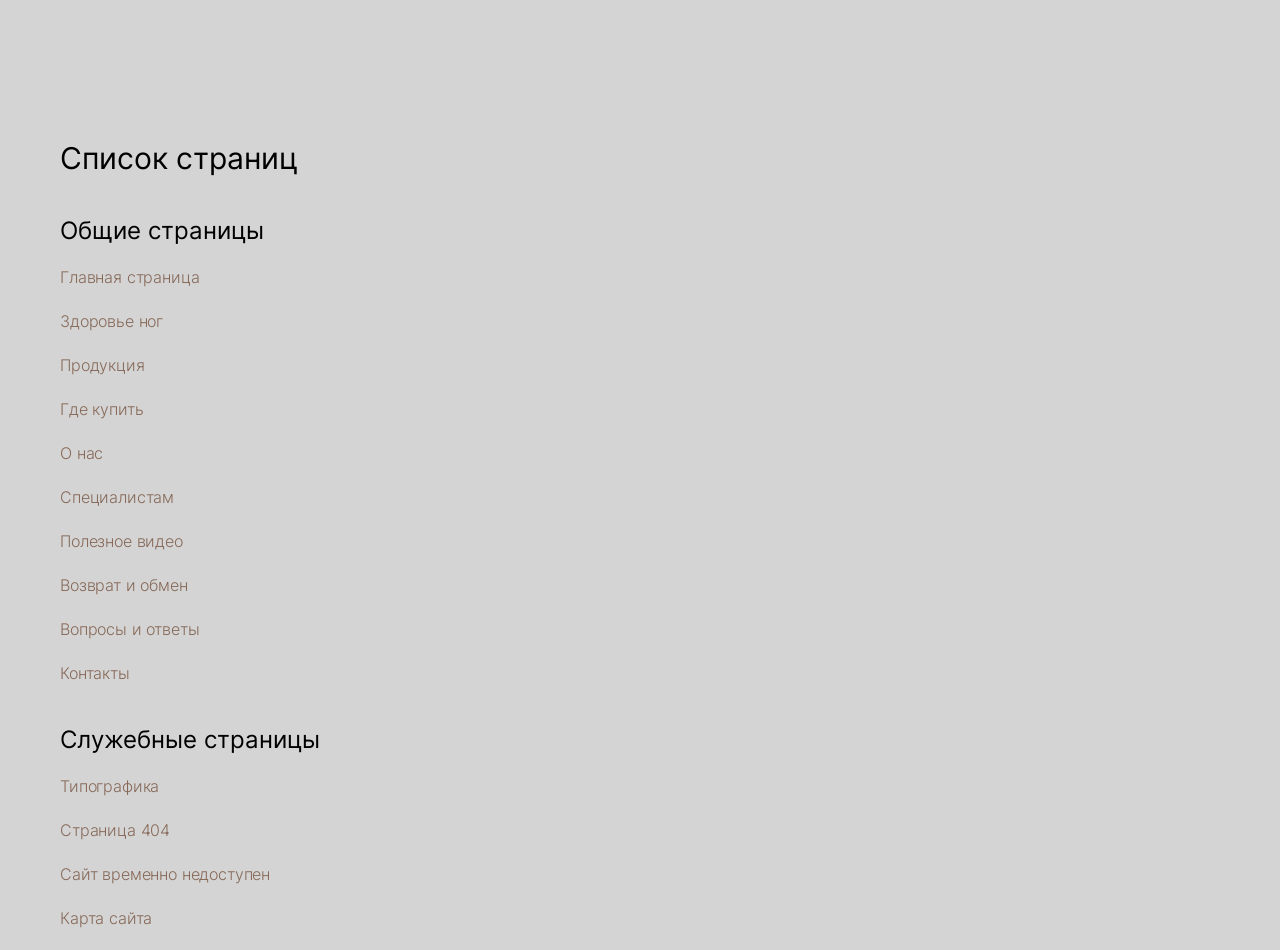
<file: index.html>
<!DOCTYPE html>
<html lang="ru">
    <head>
        <meta charset="utf-8">
        <title>SMARTLEG&reg;</title>

        <link rel="stylesheet" href="css/fonts.css">
        <link rel="stylesheet" href="css/styles.css">
        <link rel="stylesheet" href="js/select2/select2.css">
        <link rel="stylesheet" href="js/swiper/swiper-bundle.min.css">

        <link rel="icon" href="favicon.svg" type="image/svg+xml">

        <meta http-equiv="x-ua-compatible" content="ie=edge">
        <meta name="viewport" content="width=device-width">
    </head>

    <body>

        <!-- wrapper -->
        <div class="wrapper">

            <!-- wrapper inner -->
            <div class="wrapper-inner">

                <div class="container">

                    <h2>Список страниц</h2>

                    <h3>Общие страницы</h3>
                    <p><a href="smartleg-01-main.html">Главная страница</a></p>
                    <p><a href="smartleg-02-health.html">Здоровье ног</a></p>
                    <p><a href="smartleg-03-catalogue.html">Продукция</a></p>
                    <p><a href="smartleg-04-buy.html">Где купить</a></p>
                    <p><a href="smartleg-05-about.html">О нас</a></p>
                    <p><a href="smartleg-06-spec.html">Специалистам</a></p>
                    <p><a href="smartleg-07-video.html">Полезное видео</a></p>
                    <p><a href="smartleg-10-returns.html">Возврат и&nbsp;обмен</a></p>
                    <p><a href="smartleg-08-faq.html">Вопросы и ответы</a></p>
                    <p><a href="smartleg-09-contacts.html">Контакты</a></p>

                    <h3>Служебные страницы</h3>
                    <p><a href="smartleg-00-typography.html">Типографика</a></p>
                    <p><a href="smartleg-00-404.html">Страница 404</a></p>
                    <p><a href="smartleg-00-sitedown.html">Сайт временно недоступен</a></p>
                    <p><a href="smartleg-00-sitemap.html">Карта сайта</a></p>

                </div>

            </div>
            <!-- wrapper inner END -->

        </div>
        <!-- wrapper END -->

        <script>
            var pathTemplate = './';
        </script>

        <script src="js/jquery-3.7.1.min.js"></script>
        <script src="js/jquery.mask.min.js"></script>
        <script src="js/validation/jquery.validate.min.js"></script>
        <script src="js/validation/messages_ru.js"></script>
        <script src="js/select2/select2.min.js"></script>
        <script src="js/select2/ru.js"></script>
        <script src="js/fileupload/jquery.ui.widget.js"></script>
        <script src="js/fileupload/jquery.iframe-transport.js"></script>
        <script src="js/fileupload/jquery.fileupload.js"></script>
        <script src="js/fileupload/jquery.fileupload-ui.js"></script>
        <script src="js/swiper/swiper-bundle.min.js"></script>
        <script src="js/tools.js"></script>

    </body>
</html>
</file>
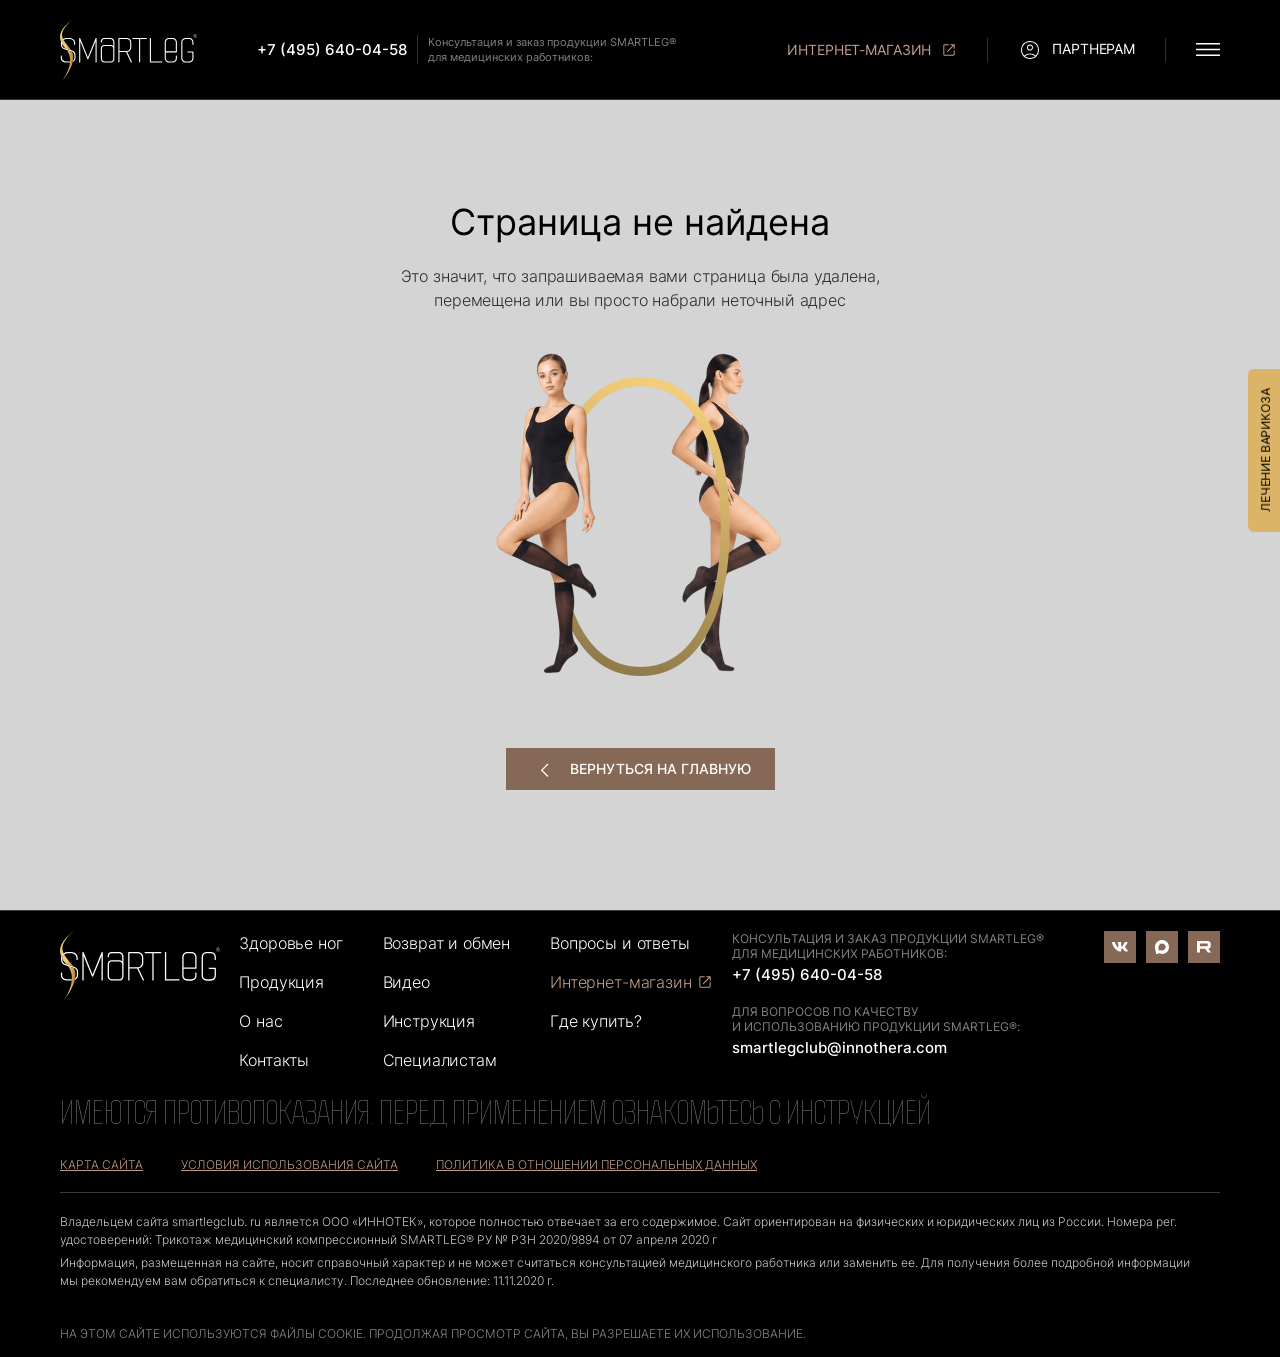
<file: smartleg-00-404.html>
<!DOCTYPE html>
<html lang="ru">
    <head>
        <meta charset="utf-8">
        <title>SMARTLEG&reg;</title>

        <link rel="stylesheet" href="css/fonts.css">
        <link rel="stylesheet" href="css/styles.css">
        <link rel="stylesheet" href="js/select2/select2.css">
        <link rel="stylesheet" href="js/swiper/swiper-bundle.min.css">

        <link rel="icon" href="favicon.svg" type="image/svg+xml">

        <meta http-equiv="x-ua-compatible" content="ie=edge">
        <meta name="viewport" content="width=device-width">
    </head>

    <body>

        <!-- wrapper -->
        <div class="wrapper">

            <!-- wrapper inner -->
            <div class="wrapper-inner">

                <header>
                    <div class="container">
                        <div class="header-inner">
                            <div class="header-left">
                                <div class="header-logo"><a href="#"><img src="images/logo.svg" alt=""></a></div>
                                <div class="header-consult">
                                    <div class="header-consult-phone"><a href="tel:+74956400458">+7 (495) 640-04-58</a></div>
                                    <div class="header-consult-text">Консультация и&nbsp;заказ продукции SMARTLEG&reg;<br> для&nbsp;медицинских работников:</div>
                                </div>
                            </div>
                            <div class="header-right">
                                <div class="header-shop-link">
                                    <a href="#"><strong><span>Интернет-</span>магазин</strong><svg><use xlink:href="images/sprite.svg#icon-ext-link"></use></svg><svg><use xlink:href="images/sprite.svg#icon-cart"></use></svg></a>
                                </div>
                                <div class="header-right-sep"></div>
                                <div class="header-user">
                                    <a href="#"><svg><use xlink:href="images/sprite.svg#icon-user"></use></svg><span>Партнерам</span></a>
                                </div>
                                <div class="header-right-sep"></div>
                                <div class="burger-menu-link">
                                    <a href="#"><svg><use xlink:href="images/sprite.svg#burger-menu-link"></use></svg><svg><use xlink:href="images/sprite.svg#burger-menu-close"></use></svg></a>
                                </div>
                            </div>
                        </div>
                    </div>

                    <div class="header-burger">
                        <div class="container">
                            <div class="header-burger-inner">
                                <div class="header-burder-menu">
                                    <ul>
                                        <li><a href="#">Здоровье ног</a></li>
                                        <li><a href="#">Продукция</a></li>
                                        <li><a href="#">О&nbsp;нас</a></li>
                                        <li><a href="#">Контакты</a></li>
                                    </ul>
                                    <ul>
                                        <li><a href="#">Возврат и&nbsp;обмен</a></li>
                                        <li><a href="#">Видео</a></li>
                                        <li><a href="#">Инструкция</a></li>
                                        <li><a href="#">Специалистам</a></li>
                                    </ul>
                                    <ul>
                                        <li><a href="#">Вопросы и ответы</a></li>
                                        <li><a href="#" class="header-burder-menu-shop">Интернет-магазин<svg><use xlink:href="images/sprite.svg#icon-ext-link"></use></svg></a></li>
                                        <li><a href="#">Где купить?</a></li>
                                    </ul>
                                </div>
                                <div class="header-burger-right">
                                    <div class="header-burger-contacts">
                                        <div class="header-burger-contacts-item">
                                            <div class="header-burger-contacts-title">Консультация и&nbsp;заказ продукции SMARTLEG&reg;<br> для&nbsp;медицинских работников:</div>
                                            <div class="header-burger-contacts-value"><a href="tel:+74956400458">+7 (495) 640-04-58</a></div>
                                        </div>

                                        <div class="header-burger-contacts-item">
                                            <div class="header-burger-contacts-title">Для&nbsp;вопросов по&nbsp;качеству<br> и&nbsp;использованию продукции SMARTLEG&reg;:</div>
                                            <div class="header-burger-contacts-value"><a href="mailto:smartlegclub@innothera.com">smartlegclub@innothera.com</a></div>
                                        </div>
                                    </div>

                                    <div class="header-burger-social">
                                        <a href="#" target="_blank"><svg><use xlink:href="images/sprite.svg#footer-social-vk"></use></svg></a>
                                        <a href="#" target="_blank"><svg><use xlink:href="images/sprite.svg#footer-social-max"></use></svg></a>
                                        <a href="#" target="_blank"><svg><use xlink:href="images/sprite.svg#footer-social-rt"></use></svg></a>
                                    </div>
                                </div>
                            </div>
                        </div>
                    </div>
                </header>

                <!-- container -->
                <div class="container">

                    <div class="page-404">
                        <h1>Страница не найдена</h1>
                        <div class="page-404-text">Это значит, что запрашиваемая вами страница была удалена,<br> перемещена или вы&nbsp;просто набрали неточный адрес</div>
                        <div class="page-404-img"><img src="images/page-404.png" alt=""></div>
                        <div class="page-404-btn"><a href="#" class="btn"><svg><use xlink:href="images/sprite.svg#icon-back"></use></svg>Вернуться на главную</a></div>
                    </div>

                </div>
                <!-- container END -->

            </div>
            <!-- wrapper inner END -->

            <footer>
                <div class="container">
                    <div class="footer-container">
                        <div class="footer-content">
                            <div class="footer-left">
                                <div class="footer-logo"><img src="images/logo.svg" alt=""></div>
                                <div class="footer-user">
                                    <a href="#"><svg><use xlink:href="images/sprite.svg#icon-user"></use></svg></a>
                                </div>
                                <div class="footer-cart">
                                    <a href="#"><svg><use xlink:href="images/sprite.svg#icon-cart"></use></svg></a>
                                </div>
                            </div>

                            <div class="footer-menu">
                                <ul>
                                    <li><a href="#">Здоровье ног</a></li>
                                    <li><a href="#">Продукция</a></li>
                                    <li><a href="#">О&nbsp;нас</a></li>
                                    <li><a href="#">Контакты</a></li>
                                </ul>
                                <ul>
                                    <li><a href="#">Возврат и&nbsp;обмен</a></li>
                                    <li><a href="#">Видео</a></li>
                                    <li><a href="#">Инструкция</a></li>
                                    <li><a href="#">Специалистам</a></li>
                                </ul>
                                <ul>
                                    <li><a href="#">Вопросы и ответы</a></li>
                                    <li><a href="#" class="footer-menu-shop">Интернет-магазин<svg><use xlink:href="images/sprite.svg#icon-ext-link"></use></svg></a></li>
                                    <li><a href="#">Где купить?</a></li>
                                </ul>
                            </div>

                            <div class="footer-right">
                                <div class="footer-contacts">
                                    <div class="footer-contacts-item">
                                        <div class="footer-contacts-title">Консультация и&nbsp;заказ продукции SMARTLEG&reg;<br> для&nbsp;медицинских работников:</div>
                                        <div class="footer-contacts-value"><a href="tel:+74956400458">+7 (495) 640-04-58</a></div>
                                    </div>

                                    <div class="footer-contacts-item">
                                        <div class="footer-contacts-title">Для&nbsp;вопросов по&nbsp;качеству<br> и&nbsp;использованию продукции SMARTLEG&reg;:</div>
                                        <div class="footer-contacts-value"><a href="mailto:smartlegclub@innothera.com">smartlegclub@innothera.com</a></div>
                                    </div>
                                </div>

                                <div class="footer-social">
                                    <a href="#" target="_blank"><svg><use xlink:href="images/sprite.svg#footer-social-vk"></use></svg></a>
                                    <a href="#" target="_blank"><svg><use xlink:href="images/sprite.svg#footer-social-max"></use></svg></a>
                                    <a href="#" target="_blank"><svg><use xlink:href="images/sprite.svg#footer-social-rt"></use></svg></a>
                                </div>
                            </div>
                        </div>

                        <div class="footer-disclamer">Имеются противопоказания. Перед применением ознакомьтесь с&nbsp;инструкцией</div>

                        <div class="footer-links">
                            <div class="footer-link"><a href="#">Карта сайта</a></div>
                            <div class="footer-link"><a href="#">Условия использования сайта</a></div>
                            <div class="footer-link"><a href="#">Политика в&nbsp;отношении персональных данных</a></div>
                        </div>

                        <div class="footer-sep"></div>

                        <div class="footer-info">
                            <p>Владельцем сайта smartlegclub.&nbsp;ru&nbsp;является ООО &laquo;ИННОТЕК&raquo;, которое полностью отвечает за&nbsp;его содержимое. Сайт ориентирован на&nbsp;физических и&nbsp;юридических лиц из&nbsp;России. Номера рег. удостоверений: Трикотаж медицинский компрессионный SMARTLEG&reg; РУ &#8470; РЗН 2020/9894 от&nbsp;07&nbsp;апреля 2020&nbsp;г</p>
                            <p>Информация, размещенная на&nbsp;сайте, носит справочный характер и&nbsp;не&nbsp;может считаться консультацией медицинского работника или заменить&nbsp;ее. Для получения более подробной информации мы&nbsp;рекомендуем вам обратиться к&nbsp;специалисту. Последнее обновление: 11.11.2020&nbsp;г.</p>
                        </div>
                    </div>
                </div>
                <div class="footer-cookie">
                    <div class="container">
                        На&nbsp;этом сайте используются файлы cookie. Продолжая просмотр сайта, Вы&nbsp;разрешаете их&nbsp;использование.
                    </div>
                </div>
            </footer>

            <a href="#" class="up-link"><svg><use xlink:href="images/sprite.svg#up-link"></use></svg></a>
            <a href="https://phlebodia.ru/" class="phlebodia-link" target="_blank">Лечение варикоза</a>

        </div>
        <!-- wrapper END -->

        <script>
            var pathTemplate = './';
        </script>

        <script src="js/jquery-3.7.1.min.js"></script>
        <script src="js/jquery.mask.min.js"></script>
        <script src="js/validation/jquery.validate.min.js"></script>
        <script src="js/validation/messages_ru.js"></script>
        <script src="js/select2/select2.min.js"></script>
        <script src="js/select2/ru.js"></script>
        <script src="js/fileupload/jquery.ui.widget.js"></script>
        <script src="js/fileupload/jquery.iframe-transport.js"></script>
        <script src="js/fileupload/jquery.fileupload.js"></script>
        <script src="js/fileupload/jquery.fileupload-ui.js"></script>
        <script src="js/swiper/swiper-bundle.min.js"></script>
        <script src="js/tools.js"></script>

    </body>
</html>
</file>
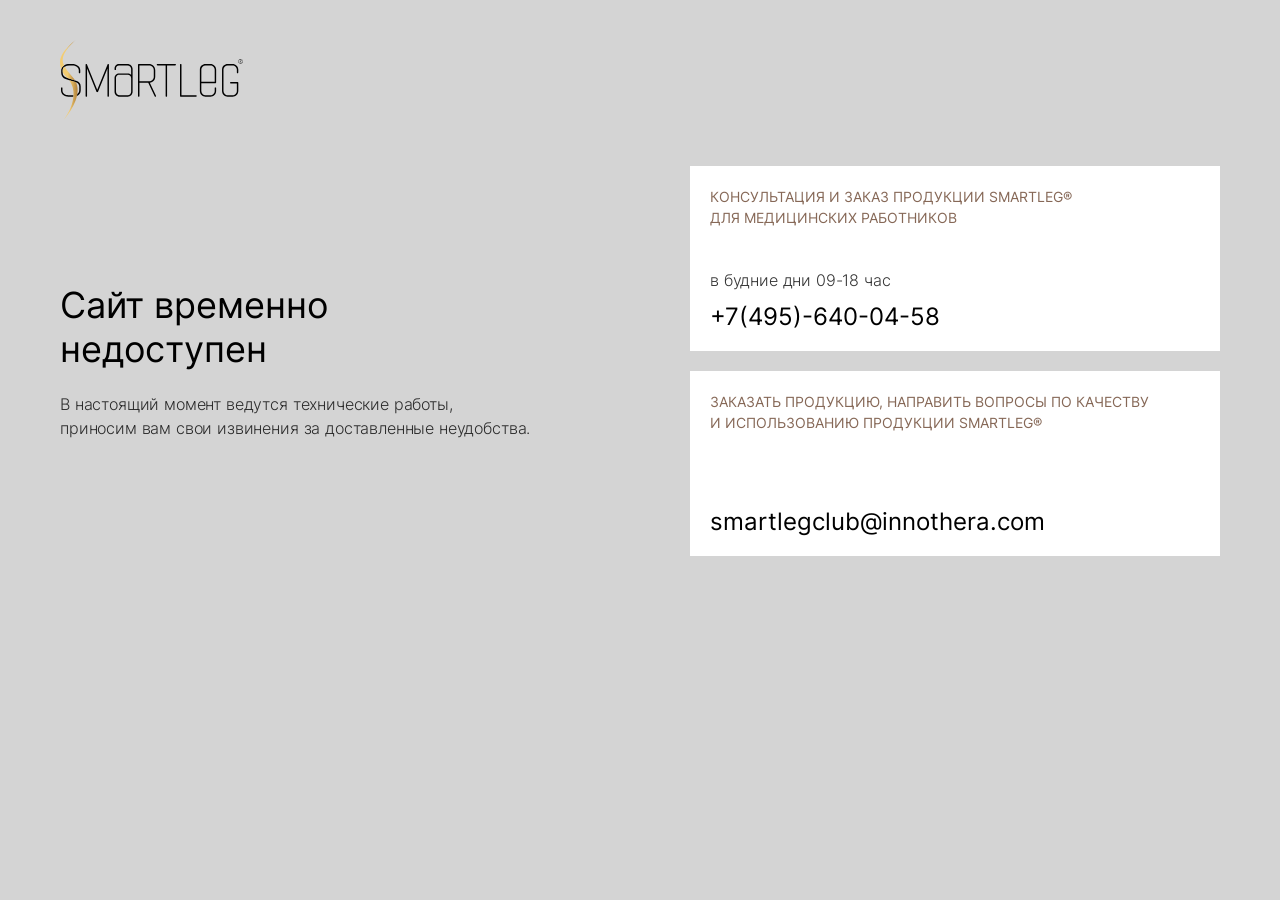
<file: smartleg-00-sitedown.html>
<!DOCTYPE html>
<html lang="ru">
    <head>
        <meta charset="utf-8">
        <title>SMARTLEG&reg;</title>

        <link rel="stylesheet" href="css/sitedown.css">

        <link rel="icon" href="favicon.svg" type="image/svg+xml">

        <meta http-equiv="x-ua-compatible" content="ie=edge">
        <meta name="viewport" content="width=device-width">
    </head>

    <body>

        <!-- container -->
        <div class="container">
            <div class="sitedown">

                <div class="sitedown-logo"><a href="#"><img src="images/logo-sitedown.svg" alt=""></a></div>
                <div class="sitedown-content">
                    <div class="sitedown-text">
                        <div class="sitedown-title">Сайт временно<br> недоступен</div>
                        <div class="sitedown-descr">В&nbsp;настоящий момент ведутся технические работы,<br> приносим вам свои извинения за&nbsp;доставленные неудобства.</div>
                    </div>
                    <div class="sitedown-contacts">
                        <div class="sitedown-contacts-block">
                            <div class="sitedown-contacts-block-title">Консультация и&nbsp;заказ продукции SMARTLEG&reg; для&nbsp;медицинских работников</div>
                            <div class="sitedown-contacts-block-text">в&nbsp;будние дни 09-18 час</div>
                            <div class="sitedown-contacts-block-value"><a href="tel:+74956400458">+7(495)-640-04-58</a></div>
                        </div>

                        <div class="sitedown-contacts-block">
                            <div class="sitedown-contacts-block-title">Заказать продукцию, направить вопросы по&nbsp;качеству и&nbsp;использованию продукции SMARTLEG&reg;</div>
                            <div class="sitedown-contacts-block-value"><a href="mailto:smartlegclub@innothera.com">smartlegclub@innothera.com</a></div>
                        </div>
                    </div>
                </div>

            </div>
        </div>
        <!-- container END -->

    </body>
</html>
</file>
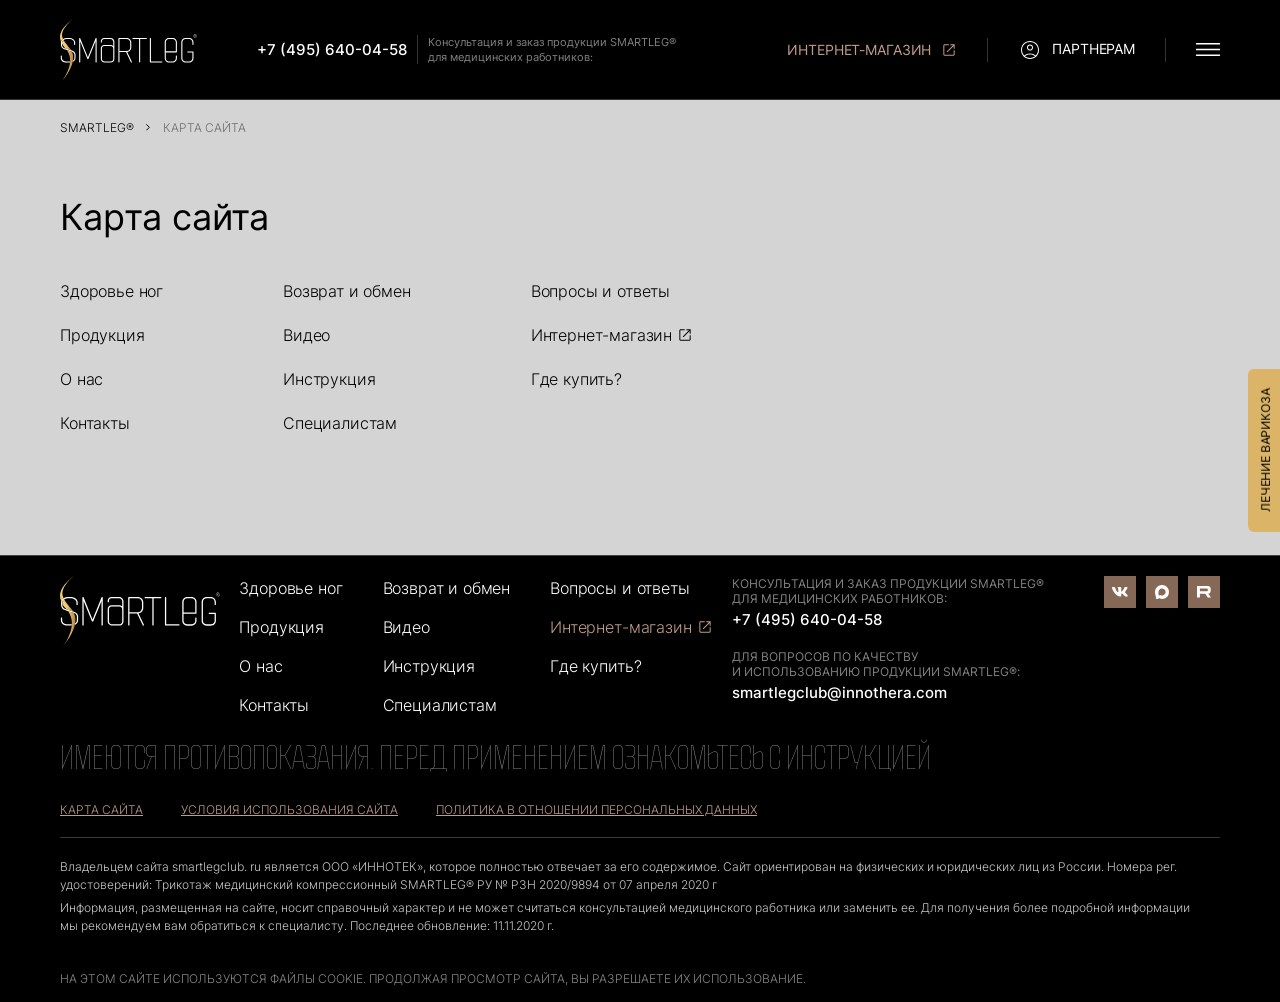
<file: smartleg-00-sitemap.html>
<!DOCTYPE html>
<html lang="ru">
    <head>
        <meta charset="utf-8">
        <title>SMARTLEG&reg;</title>

        <link rel="stylesheet" href="css/fonts.css">
        <link rel="stylesheet" href="css/styles.css">
        <link rel="stylesheet" href="js/select2/select2.css">
        <link rel="stylesheet" href="js/swiper/swiper-bundle.min.css">

        <link rel="icon" href="favicon.svg" type="image/svg+xml">

        <meta http-equiv="x-ua-compatible" content="ie=edge">
        <meta name="viewport" content="width=device-width">
    </head>

    <body>

        <!-- wrapper -->
        <div class="wrapper">

            <!-- wrapper inner -->
            <div class="wrapper-inner">

                <header>
                    <div class="container">
                        <div class="header-inner">
                            <div class="header-left">
                                <div class="header-logo"><a href="#"><img src="images/logo.svg" alt=""></a></div>
                                <div class="header-consult">
                                    <div class="header-consult-phone"><a href="tel:+74956400458">+7 (495) 640-04-58</a></div>
                                    <div class="header-consult-text">Консультация и&nbsp;заказ продукции SMARTLEG&reg;<br> для&nbsp;медицинских работников:</div>
                                </div>
                            </div>
                            <div class="header-right">
                                <div class="header-shop-link">
                                    <a href="#"><strong><span>Интернет-</span>магазин</strong><svg><use xlink:href="images/sprite.svg#icon-ext-link"></use></svg><svg><use xlink:href="images/sprite.svg#icon-cart"></use></svg></a>
                                </div>
                                <div class="header-right-sep"></div>
                                <div class="header-user">
                                    <a href="#"><svg><use xlink:href="images/sprite.svg#icon-user"></use></svg><span>Партнерам</span></a>
                                </div>
                                <div class="header-right-sep"></div>
                                <div class="burger-menu-link">
                                    <a href="#"><svg><use xlink:href="images/sprite.svg#burger-menu-link"></use></svg><svg><use xlink:href="images/sprite.svg#burger-menu-close"></use></svg></a>
                                </div>
                            </div>
                        </div>
                    </div>

                    <div class="header-burger">
                        <div class="container">
                            <div class="header-burger-inner">
                                <div class="header-burder-menu">
                                    <ul>
                                        <li><a href="#">Здоровье ног</a></li>
                                        <li><a href="#">Продукция</a></li>
                                        <li><a href="#">О&nbsp;нас</a></li>
                                        <li><a href="#">Контакты</a></li>
                                    </ul>
                                    <ul>
                                        <li><a href="#">Возврат и&nbsp;обмен</a></li>
                                        <li><a href="#">Видео</a></li>
                                        <li><a href="#">Инструкция</a></li>
                                        <li><a href="#">Специалистам</a></li>
                                    </ul>
                                    <ul>
                                        <li><a href="#">Вопросы и ответы</a></li>
                                        <li><a href="#" class="header-burder-menu-shop">Интернет-магазин<svg><use xlink:href="images/sprite.svg#icon-ext-link"></use></svg></a></li>
                                        <li><a href="#">Где купить?</a></li>
                                    </ul>
                                </div>
                                <div class="header-burger-right">
                                    <div class="header-burger-contacts">
                                        <div class="header-burger-contacts-item">
                                            <div class="header-burger-contacts-title">Консультация и&nbsp;заказ продукции SMARTLEG&reg;<br> для&nbsp;медицинских работников:</div>
                                            <div class="header-burger-contacts-value"><a href="tel:+74956400458">+7 (495) 640-04-58</a></div>
                                        </div>

                                        <div class="header-burger-contacts-item">
                                            <div class="header-burger-contacts-title">Для&nbsp;вопросов по&nbsp;качеству<br> и&nbsp;использованию продукции SMARTLEG&reg;:</div>
                                            <div class="header-burger-contacts-value"><a href="mailto:smartlegclub@innothera.com">smartlegclub@innothera.com</a></div>
                                        </div>
                                    </div>

                                    <div class="header-burger-social">
                                        <a href="#" target="_blank"><svg><use xlink:href="images/sprite.svg#footer-social-vk"></use></svg></a>
                                        <a href="#" target="_blank"><svg><use xlink:href="images/sprite.svg#footer-social-max"></use></svg></a>
                                        <a href="#" target="_blank"><svg><use xlink:href="images/sprite.svg#footer-social-rt"></use></svg></a>
                                    </div>
                                </div>
                            </div>
                        </div>
                    </div>
                </header>

                <!-- container -->
                <div class="container">

                    <div class="breadcrumbs" itemscope itemtype="http://schema.org/BreadcrumbList"><div itemprop="itemListElement" itemscope itemtype="https://schema.org/ListItem"><a href="#" title="SMARTLEG&reg;" itemprop="item"><span itemprop="name">SMARTLEG&reg;</span><meta itemprop="position" content="1" /></a></div><div itemprop="itemListElement" itemscope itemtype="https://schema.org/ListItem"><svg><use xlink:href="images/sprite.svg#breadcrumbs"></use></svg><div title="Карта сайта" itemprop="item"><span itemprop="name">Карта сайта</span><meta itemprop="position" content="2" /></div></div></div>
                    <div class="breadcrumbs-mobile"><a href="#"><svg><use xlink:href="images/sprite.svg#breadcrumbs"></use></svg>SMARTLEG&reg;</a></div>

                    <h1>Карта сайта</h1>
                    <div class="sitemap">
                        <ul>
                            <li><a href="#">Здоровье ног</a></li>
                            <li><a href="#">Продукция</a></li>
                            <li><a href="#">О&nbsp;нас</a></li>
                            <li><a href="#">Контакты</a></li>
                        </ul>
                        <ul>
                            <li><a href="#">Возврат и&nbsp;обмен</a></li>
                            <li><a href="#">Видео</a></li>
                            <li><a href="#">Инструкция</a></li>
                            <li><a href="#">Специалистам</a></li>
                        </ul>
                        <ul>
                            <li><a href="#">Вопросы и ответы</a></li>
                            <li><a href="#" class="sitemap-shop">Интернет-магазин<svg><use xlink:href="images/sprite.svg#icon-ext-link"></use></svg></a></li>
                            <li><a href="#">Где купить?</a></li>
                        </ul>
                    </div>

                </div>
                <!-- container END -->

            </div>
            <!-- wrapper inner END -->

            <footer>
                <div class="container">
                    <div class="footer-container">
                        <div class="footer-content">
                            <div class="footer-left">
                                <div class="footer-logo"><img src="images/logo.svg" alt=""></div>
                                <div class="footer-user">
                                    <a href="#"><svg><use xlink:href="images/sprite.svg#icon-user"></use></svg></a>
                                </div>
                                <div class="footer-cart">
                                    <a href="#"><svg><use xlink:href="images/sprite.svg#icon-cart"></use></svg></a>
                                </div>
                            </div>

                            <div class="footer-menu">
                                <ul>
                                    <li><a href="#">Здоровье ног</a></li>
                                    <li><a href="#">Продукция</a></li>
                                    <li><a href="#">О&nbsp;нас</a></li>
                                    <li><a href="#">Контакты</a></li>
                                </ul>
                                <ul>
                                    <li><a href="#">Возврат и&nbsp;обмен</a></li>
                                    <li><a href="#">Видео</a></li>
                                    <li><a href="#">Инструкция</a></li>
                                    <li><a href="#">Специалистам</a></li>
                                </ul>
                                <ul>
                                    <li><a href="#">Вопросы и ответы</a></li>
                                    <li><a href="#" class="footer-menu-shop">Интернет-магазин<svg><use xlink:href="images/sprite.svg#icon-ext-link"></use></svg></a></li>
                                    <li><a href="#">Где купить?</a></li>
                                </ul>
                            </div>

                            <div class="footer-right">
                                <div class="footer-contacts">
                                    <div class="footer-contacts-item">
                                        <div class="footer-contacts-title">Консультация и&nbsp;заказ продукции SMARTLEG&reg;<br> для&nbsp;медицинских работников:</div>
                                        <div class="footer-contacts-value"><a href="tel:+74956400458">+7 (495) 640-04-58</a></div>
                                    </div>

                                    <div class="footer-contacts-item">
                                        <div class="footer-contacts-title">Для&nbsp;вопросов по&nbsp;качеству<br> и&nbsp;использованию продукции SMARTLEG&reg;:</div>
                                        <div class="footer-contacts-value"><a href="mailto:smartlegclub@innothera.com">smartlegclub@innothera.com</a></div>
                                    </div>
                                </div>

                                <div class="footer-social">
                                    <a href="#" target="_blank"><svg><use xlink:href="images/sprite.svg#footer-social-vk"></use></svg></a>
                                    <a href="#" target="_blank"><svg><use xlink:href="images/sprite.svg#footer-social-max"></use></svg></a>
                                    <a href="#" target="_blank"><svg><use xlink:href="images/sprite.svg#footer-social-rt"></use></svg></a>
                                </div>
                            </div>
                        </div>

                        <div class="footer-disclamer">Имеются противопоказания. Перед применением ознакомьтесь с&nbsp;инструкцией</div>

                        <div class="footer-links">
                            <div class="footer-link"><a href="#">Карта сайта</a></div>
                            <div class="footer-link"><a href="#">Условия использования сайта</a></div>
                            <div class="footer-link"><a href="#">Политика в&nbsp;отношении персональных данных</a></div>
                        </div>

                        <div class="footer-sep"></div>

                        <div class="footer-info">
                            <p>Владельцем сайта smartlegclub.&nbsp;ru&nbsp;является ООО &laquo;ИННОТЕК&raquo;, которое полностью отвечает за&nbsp;его содержимое. Сайт ориентирован на&nbsp;физических и&nbsp;юридических лиц из&nbsp;России. Номера рег. удостоверений: Трикотаж медицинский компрессионный SMARTLEG&reg; РУ &#8470; РЗН 2020/9894 от&nbsp;07&nbsp;апреля 2020&nbsp;г</p>
                            <p>Информация, размещенная на&nbsp;сайте, носит справочный характер и&nbsp;не&nbsp;может считаться консультацией медицинского работника или заменить&nbsp;ее. Для получения более подробной информации мы&nbsp;рекомендуем вам обратиться к&nbsp;специалисту. Последнее обновление: 11.11.2020&nbsp;г.</p>
                        </div>
                    </div>
                </div>
                <div class="footer-cookie">
                    <div class="container">
                        На&nbsp;этом сайте используются файлы cookie. Продолжая просмотр сайта, Вы&nbsp;разрешаете их&nbsp;использование.
                    </div>
                </div>
            </footer>

            <a href="#" class="up-link"><svg><use xlink:href="images/sprite.svg#up-link"></use></svg></a>
            <a href="https://phlebodia.ru/" class="phlebodia-link" target="_blank">Лечение варикоза</a>

        </div>
        <!-- wrapper END -->

        <script>
            var pathTemplate = './';
        </script>

        <script src="js/jquery-3.7.1.min.js"></script>
        <script src="js/jquery.mask.min.js"></script>
        <script src="js/validation/jquery.validate.min.js"></script>
        <script src="js/validation/messages_ru.js"></script>
        <script src="js/select2/select2.min.js"></script>
        <script src="js/select2/ru.js"></script>
        <script src="js/fileupload/jquery.ui.widget.js"></script>
        <script src="js/fileupload/jquery.iframe-transport.js"></script>
        <script src="js/fileupload/jquery.fileupload.js"></script>
        <script src="js/fileupload/jquery.fileupload-ui.js"></script>
        <script src="js/swiper/swiper-bundle.min.js"></script>
        <script src="js/tools.js"></script>

    </body>
</html>
</file>
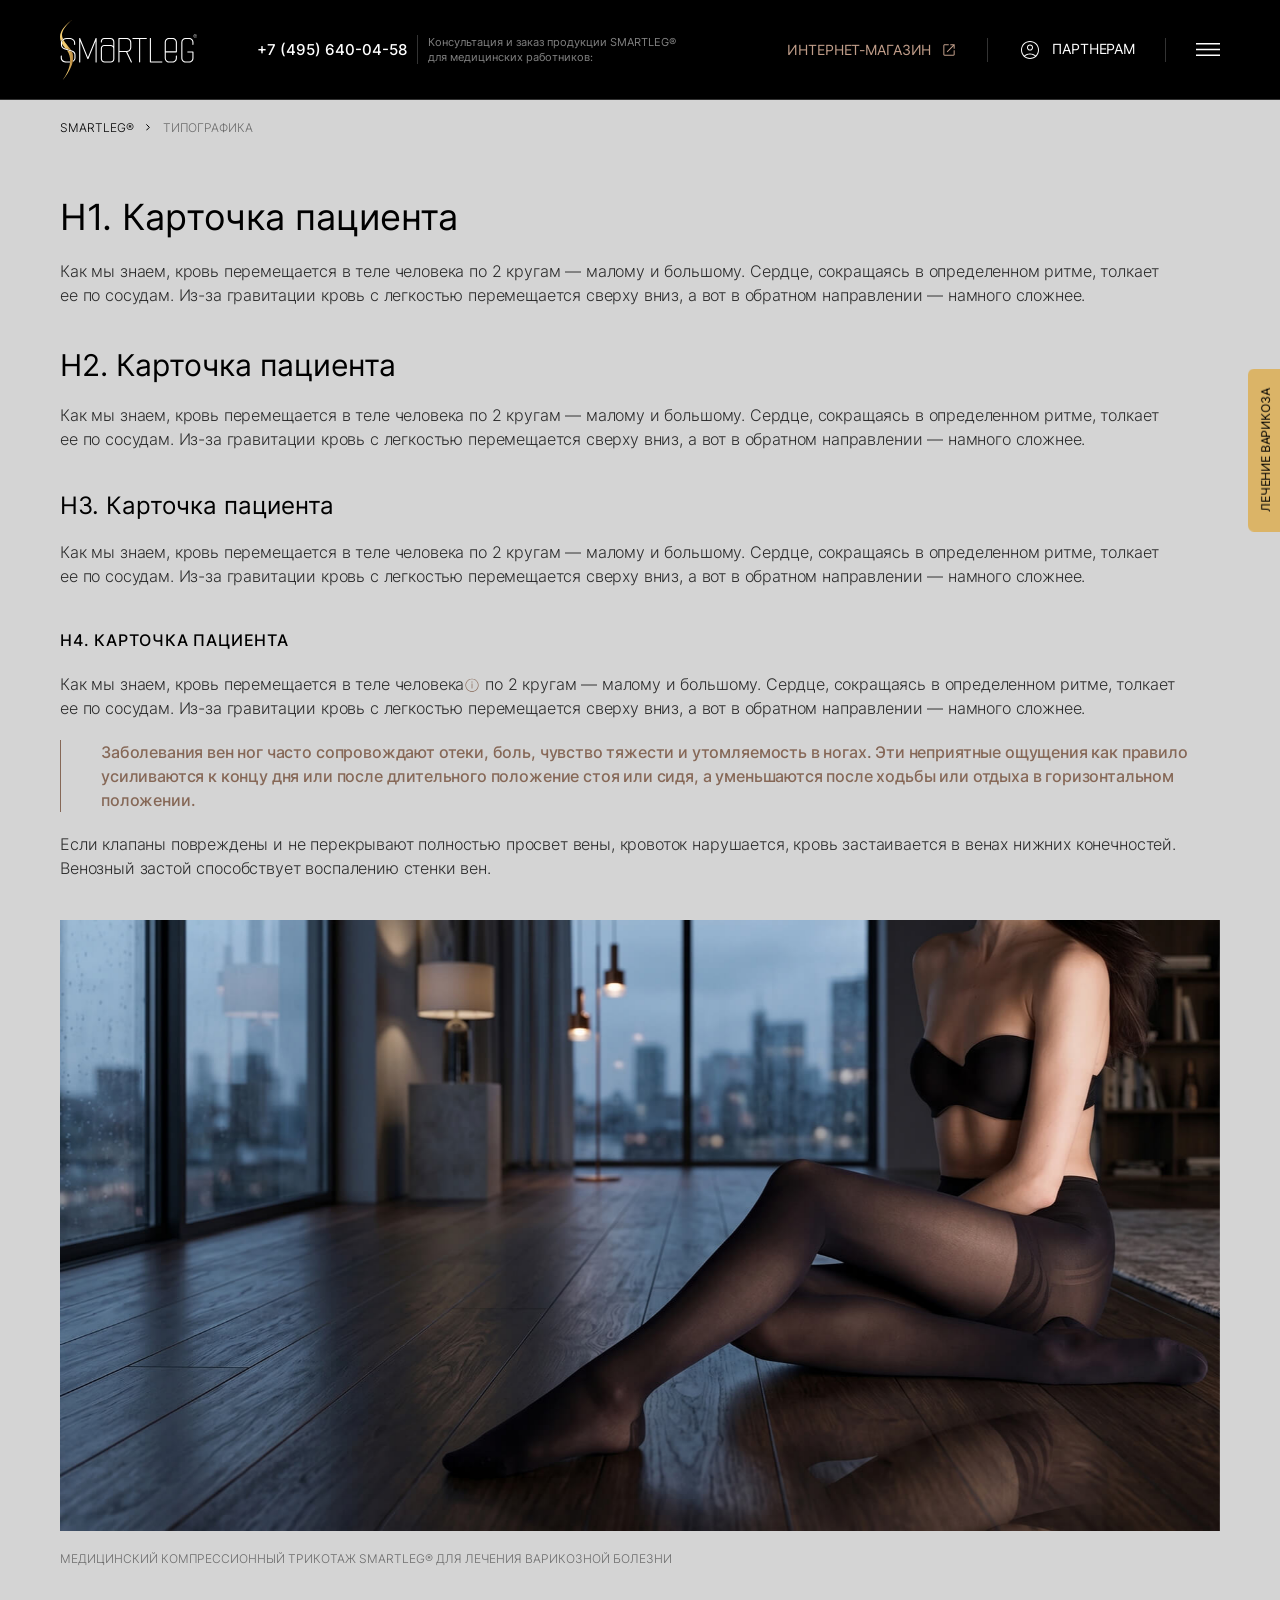
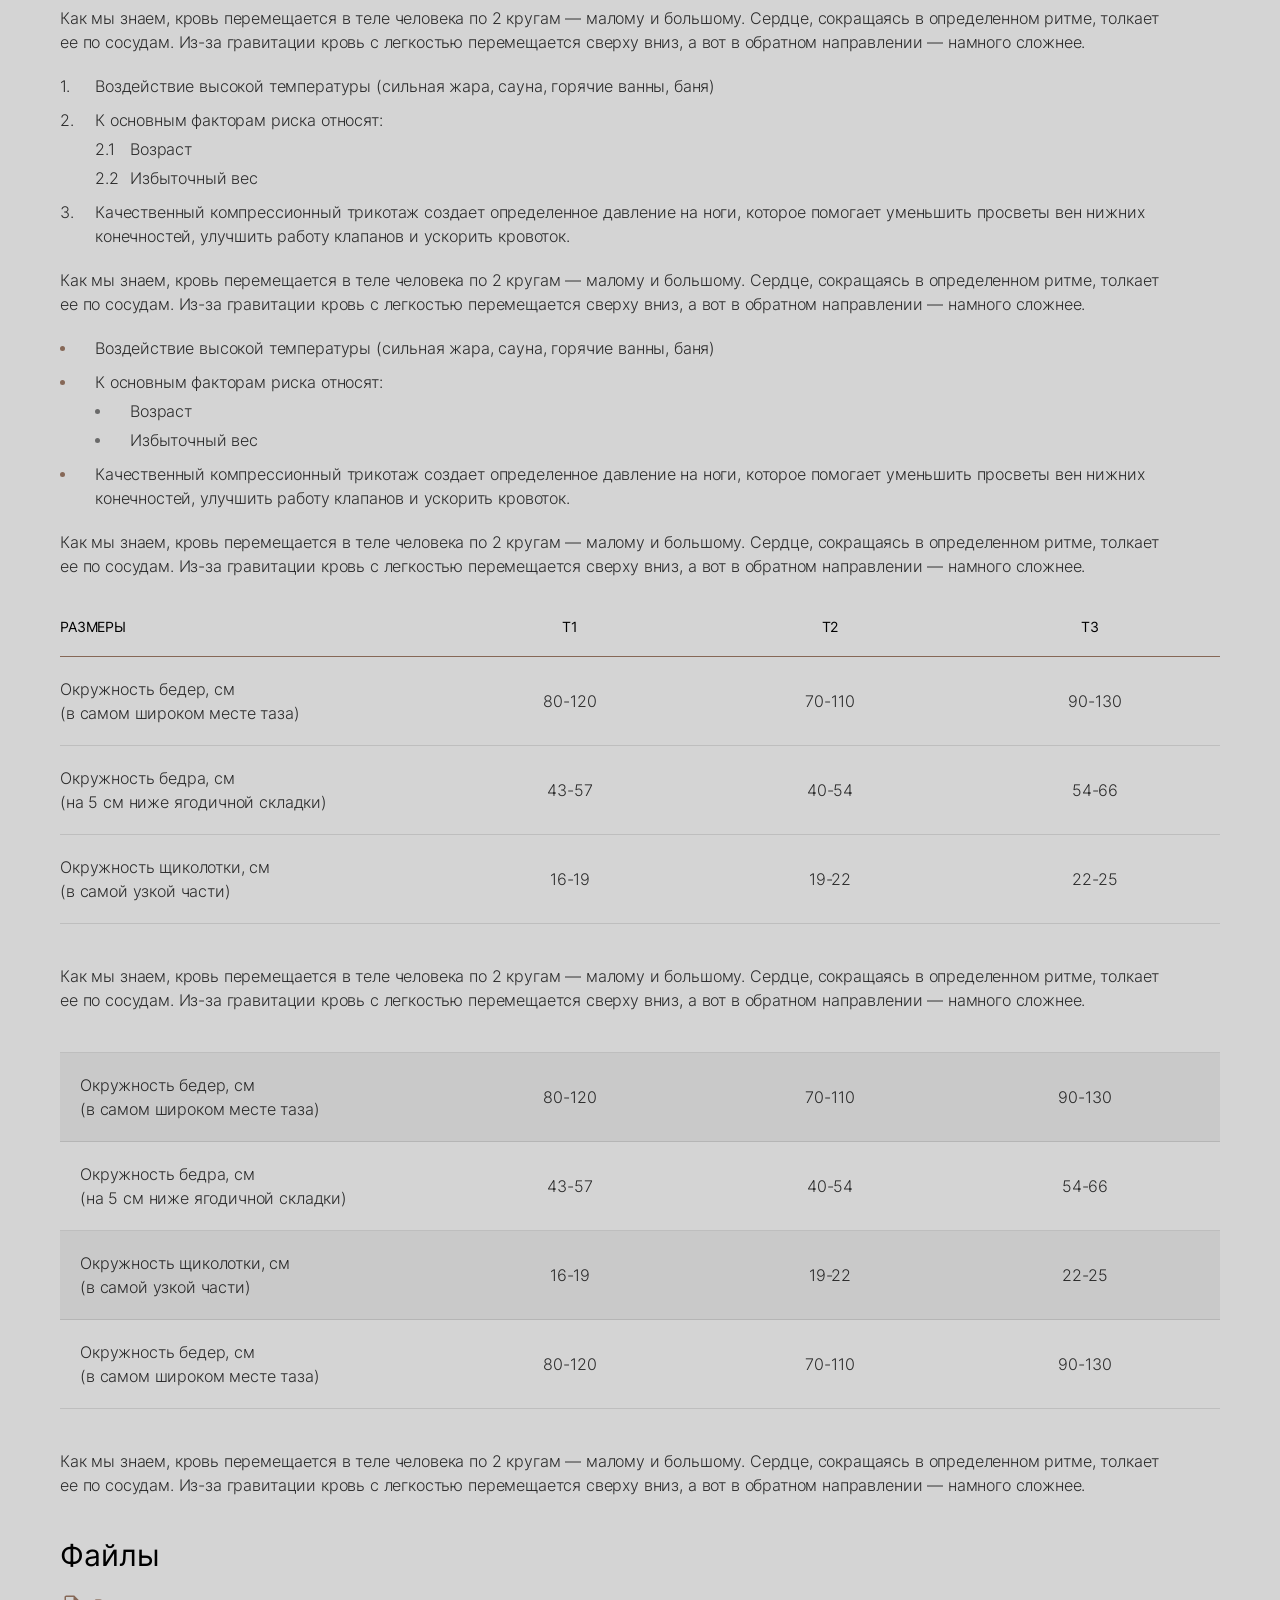
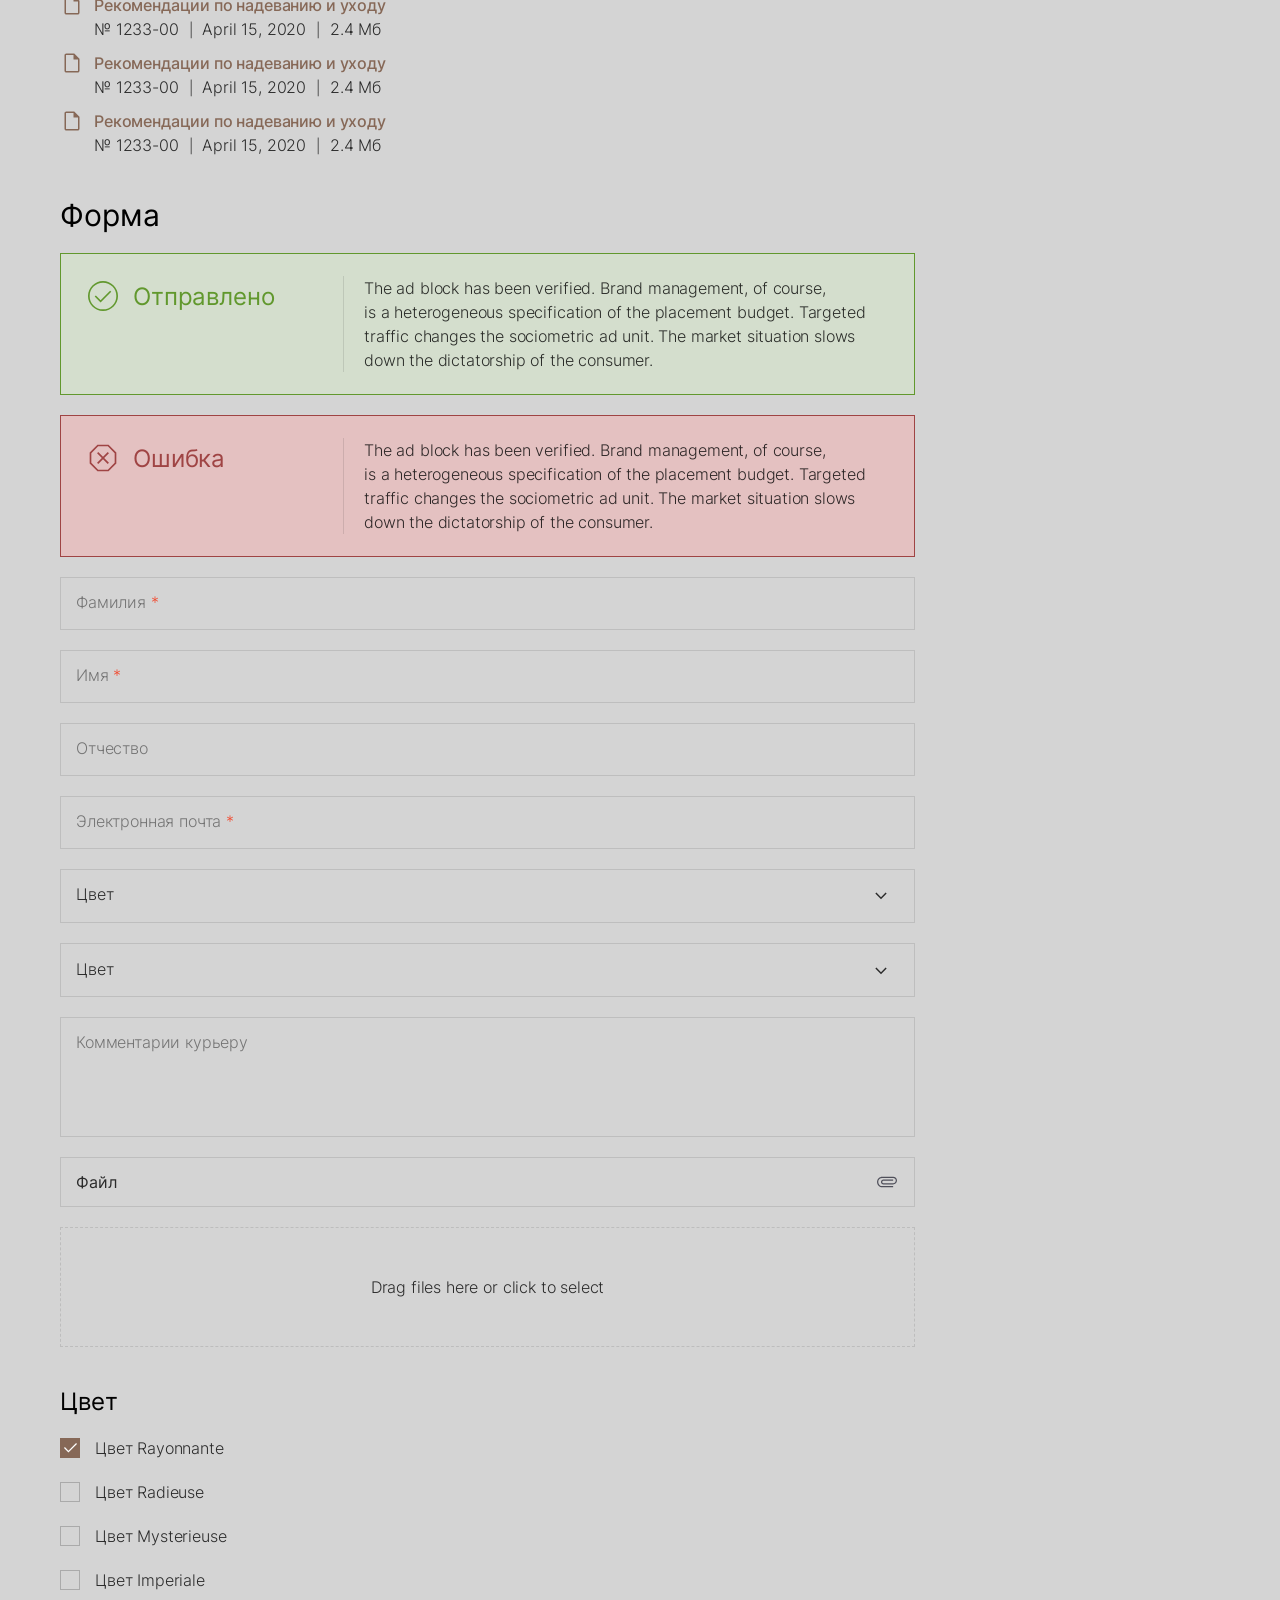
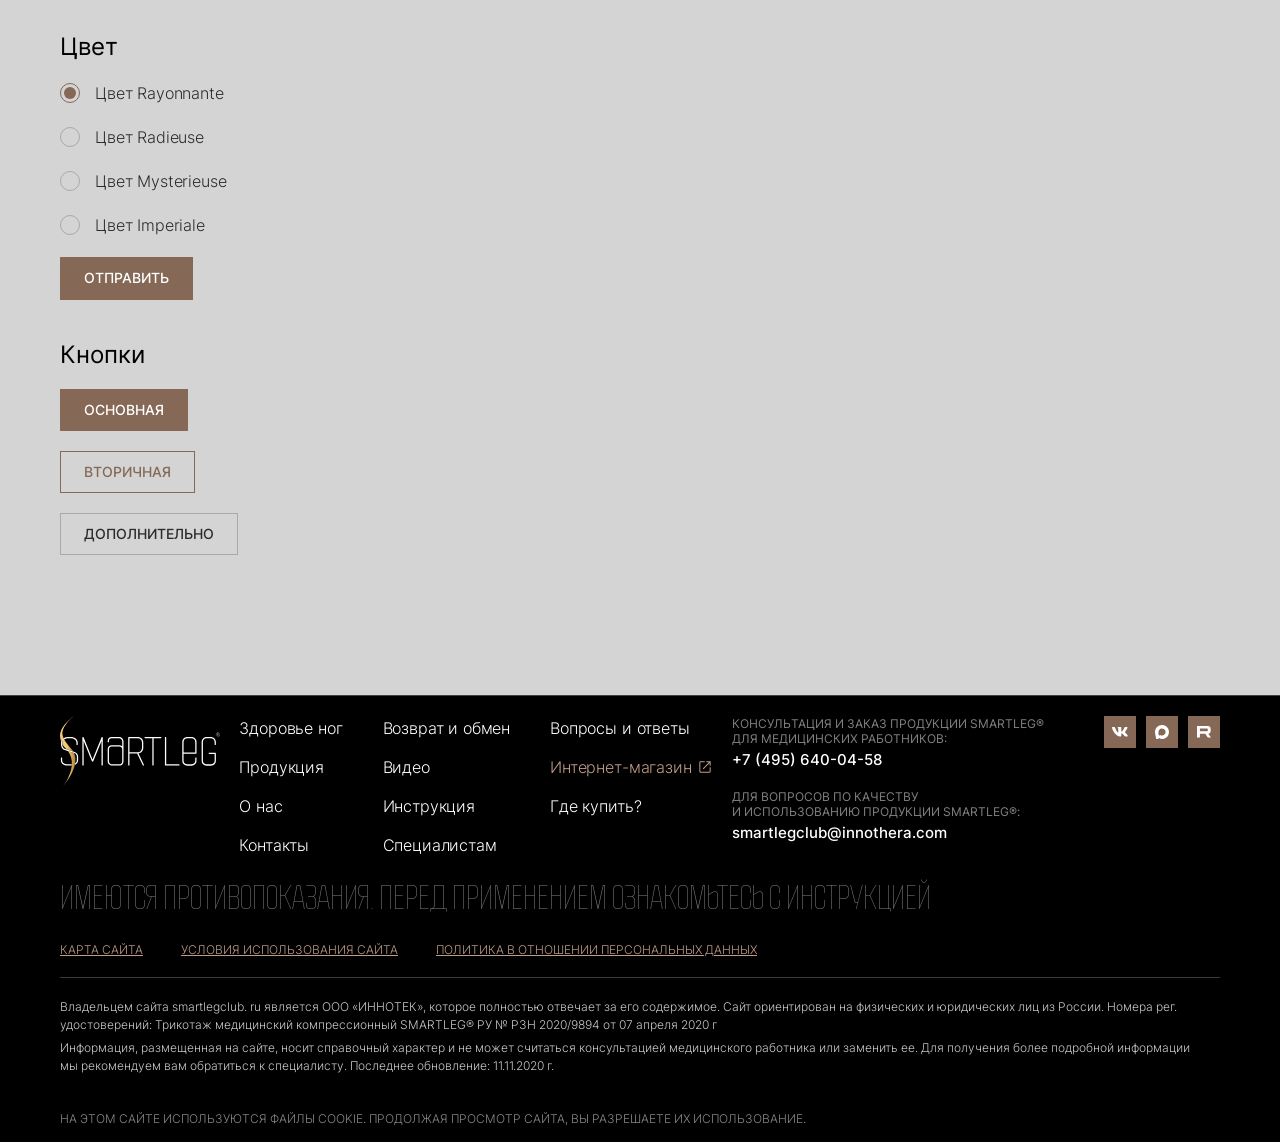
<file: smartleg-00-typography.html>
<!DOCTYPE html>
<html lang="ru">
    <head>
        <meta charset="utf-8">
        <title>SMARTLEG&reg;</title>

        <link rel="stylesheet" href="css/fonts.css">
        <link rel="stylesheet" href="css/styles.css">
        <link rel="stylesheet" href="js/select2/select2.css">
        <link rel="stylesheet" href="js/swiper/swiper-bundle.min.css">

        <link rel="icon" href="favicon.svg" type="image/svg+xml">

        <meta http-equiv="x-ua-compatible" content="ie=edge">
        <meta name="viewport" content="width=device-width">
    </head>

    <body>

        <!-- wrapper -->
        <div class="wrapper">

            <!-- wrapper inner -->
            <div class="wrapper-inner">

                <header>
                    <div class="container">
                        <div class="header-inner">
                            <div class="header-left">
                                <div class="header-logo"><a href="#"><img src="images/logo.svg" alt=""></a></div>
                                <div class="header-consult">
                                    <div class="header-consult-phone"><a href="tel:+74956400458">+7 (495) 640-04-58</a></div>
                                    <div class="header-consult-text">Консультация и&nbsp;заказ продукции SMARTLEG&reg;<br> для&nbsp;медицинских работников:</div>
                                </div>
                            </div>
                            <div class="header-right">
                                <div class="header-shop-link">
                                    <a href="#"><strong><span>Интернет-</span>магазин</strong><svg><use xlink:href="images/sprite.svg#icon-ext-link"></use></svg><svg><use xlink:href="images/sprite.svg#icon-cart"></use></svg></a>
                                </div>
                                <div class="header-right-sep"></div>
                                <div class="header-user">
                                    <a href="#"><svg><use xlink:href="images/sprite.svg#icon-user"></use></svg><span>Партнерам</span></a>
                                </div>
                                <div class="header-right-sep"></div>
                                <div class="burger-menu-link">
                                    <a href="#"><svg><use xlink:href="images/sprite.svg#burger-menu-link"></use></svg><svg><use xlink:href="images/sprite.svg#burger-menu-close"></use></svg></a>
                                </div>
                            </div>
                        </div>
                    </div>

                    <div class="header-burger">
                        <div class="container">
                            <div class="header-burger-inner">
                                <div class="header-burder-menu">
                                    <ul>
                                        <li><a href="#">Здоровье ног</a></li>
                                        <li><a href="#">Продукция</a></li>
                                        <li><a href="#">О&nbsp;нас</a></li>
                                        <li><a href="#">Контакты</a></li>
                                    </ul>
                                    <ul>
                                        <li><a href="#">Возврат и&nbsp;обмен</a></li>
                                        <li><a href="#">Видео</a></li>
                                        <li><a href="#">Инструкция</a></li>
                                        <li><a href="#">Специалистам</a></li>
                                    </ul>
                                    <ul>
                                        <li><a href="#">Вопросы и ответы</a></li>
                                        <li><a href="#" class="header-burder-menu-shop">Интернет-магазин<svg><use xlink:href="images/sprite.svg#icon-ext-link"></use></svg></a></li>
                                        <li><a href="#">Где купить?</a></li>
                                    </ul>
                                </div>
                                <div class="header-burger-right">
                                    <div class="header-burger-contacts">
                                        <div class="header-burger-contacts-item">
                                            <div class="header-burger-contacts-title">Консультация и&nbsp;заказ продукции SMARTLEG&reg;<br> для&nbsp;медицинских работников:</div>
                                            <div class="header-burger-contacts-value"><a href="tel:+74956400458">+7 (495) 640-04-58</a></div>
                                        </div>

                                        <div class="header-burger-contacts-item">
                                            <div class="header-burger-contacts-title">Для&nbsp;вопросов по&nbsp;качеству<br> и&nbsp;использованию продукции SMARTLEG&reg;:</div>
                                            <div class="header-burger-contacts-value"><a href="mailto:smartlegclub@innothera.com">smartlegclub@innothera.com</a></div>
                                        </div>
                                    </div>

                                    <div class="header-burger-social">
                                        <a href="#" target="_blank"><svg><use xlink:href="images/sprite.svg#footer-social-vk"></use></svg></a>
                                        <a href="#" target="_blank"><svg><use xlink:href="images/sprite.svg#footer-social-max"></use></svg></a>
                                        <a href="#" target="_blank"><svg><use xlink:href="images/sprite.svg#footer-social-rt"></use></svg></a>
                                    </div>
                                </div>
                            </div>
                        </div>
                    </div>
                </header>

                <!-- container -->
                <div class="container">

                    <div class="breadcrumbs" itemscope itemtype="http://schema.org/BreadcrumbList"><div itemprop="itemListElement" itemscope itemtype="https://schema.org/ListItem"><a href="#" title="SMARTLEG&reg;" itemprop="item"><span itemprop="name">SMARTLEG&reg;</span><meta itemprop="position" content="1" /></a></div><div itemprop="itemListElement" itemscope itemtype="https://schema.org/ListItem"><svg><use xlink:href="images/sprite.svg#breadcrumbs"></use></svg><div title="Типографика" itemprop="item"><span itemprop="name">Типографика</span><meta itemprop="position" content="2" /></div></div></div>
                    <div class="breadcrumbs-mobile"><a href="#"><svg><use xlink:href="images/sprite.svg#breadcrumbs"></use></svg>SMARTLEG&reg;</a></div>

                    <h1>H1. Карточка пациента</h1>
                    <p>Как мы&nbsp;знаем, кровь перемещается в&nbsp;теле человека по&nbsp;2&nbsp;кругам&nbsp;&mdash; малому и&nbsp;большому. Сердце, сокращаясь в&nbsp;определенном ритме, толкает ее&nbsp;по&nbsp;сосудам. Из-за гравитации кровь с&nbsp;легкостью перемещается сверху вниз, а&nbsp;вот в&nbsp;обратном направлении&nbsp;&mdash; намного сложнее.</p>

                    <h2>H2. Карточка пациента</h2>
                    <p>Как мы&nbsp;знаем, кровь перемещается в&nbsp;теле человека по&nbsp;2&nbsp;кругам&nbsp;&mdash; малому и&nbsp;большому. Сердце, сокращаясь в&nbsp;определенном ритме, толкает ее&nbsp;по&nbsp;сосудам. Из-за гравитации кровь с&nbsp;легкостью перемещается сверху вниз, а&nbsp;вот в&nbsp;обратном направлении&nbsp;&mdash; намного сложнее.</p>

                    <h3>H3. Карточка пациента</h3>
                    <p>Как мы&nbsp;знаем, кровь перемещается в&nbsp;теле человека по&nbsp;2&nbsp;кругам&nbsp;&mdash; малому и&nbsp;большому. Сердце, сокращаясь в&nbsp;определенном ритме, толкает ее&nbsp;по&nbsp;сосудам. Из-за гравитации кровь с&nbsp;легкостью перемещается сверху вниз, а&nbsp;вот в&nbsp;обратном направлении&nbsp;&mdash; намного сложнее.</p>

                    <h4>H4. Карточка пациента</h4>
                    <p>Как мы&nbsp;знаем, кровь перемещается в&nbsp;теле человека<span class="text-info"><svg><use xlink:href="images/sprite.svg#icon-info"></use></svg><span class="text-info-popup">При прогрессировании заболевания отёки могут стать постоянными, кожа нижней части голеней уплотняется и&nbsp;изменяет цвет.</span></span> по&nbsp;2&nbsp;кругам&nbsp;&mdash; малому и&nbsp;большому. Сердце, сокращаясь в&nbsp;определенном ритме, толкает ее&nbsp;по&nbsp;сосудам. Из-за гравитации кровь с&nbsp;легкостью перемещается сверху вниз, а&nbsp;вот в&nbsp;обратном направлении&nbsp;&mdash; намного сложнее.</p>
                    <div class="blockquote">Заболевания вен ног часто сопровождают отеки, боль, чувство тяжести и&nbsp;утомляемость в&nbsp;ногах. Эти неприятные ощущения как правило усиливаются к&nbsp;концу дня или после длительного положение стоя или сидя, а&nbsp;уменьшаются после ходьбы или отдыха в&nbsp;горизонтальном положении.</div>
                    <p>Если клапаны повреждены и&nbsp;не&nbsp;перекрывают полностью просвет вены, кровоток нарушается, кровь застаивается в&nbsp;венах нижних конечностей. Венозный застой способствует воспалению стенки вен.</p>

                    <div class="gallery">
                        <div class="gallery-list">
                            <div class="swiper">
                                <div class="swiper-wrapper">
                                    <div class="swiper-slide">
                                        <div class="gallery-item"><img src="files/typography.jpg" alt=""></div>
                                    </div>
                                </div>
                            </div>
                        </div>
                        <div class="gallery-notice">Медицинский компрессионный трикотаж SMARTLEG&reg; для лечения варикозной болезни</div>
                    </div>

                    <p>Как мы&nbsp;знаем, кровь перемещается в&nbsp;теле человека по&nbsp;2&nbsp;кругам&nbsp;&mdash; малому и&nbsp;большому. Сердце, сокращаясь в&nbsp;определенном ритме, толкает ее&nbsp;по&nbsp;сосудам. Из-за гравитации кровь с&nbsp;легкостью перемещается сверху вниз, а&nbsp;вот в&nbsp;обратном направлении&nbsp;&mdash; намного сложнее.</p>
                    <ol>
                        <li>Воздействие высокой температуры (сильная жара, сауна, горячие ванны, баня)</li>
                        <li>
                            К&nbsp;основным факторам риска относят:
                            <ol>
                                <li>Возраст</li>
                                <li>Избыточный вес</li>
                            </ol>
                        </li>
                        <li>Качественный компрессионный трикотаж создает определенное давление на&nbsp;ноги, которое помогает уменьшить просветы вен нижних конечностей, улучшить работу клапанов и&nbsp;ускорить кровоток.</li>
                    </ol>
                    <p>Как мы&nbsp;знаем, кровь перемещается в&nbsp;теле человека по&nbsp;2&nbsp;кругам&nbsp;&mdash; малому и&nbsp;большому. Сердце, сокращаясь в&nbsp;определенном ритме, толкает ее&nbsp;по&nbsp;сосудам. Из-за гравитации кровь с&nbsp;легкостью перемещается сверху вниз, а&nbsp;вот в&nbsp;обратном направлении&nbsp;&mdash; намного сложнее.</p>
                    <ul>
                        <li>Воздействие высокой температуры (сильная жара, сауна, горячие ванны, баня)</li>
                        <li>
                            К&nbsp;основным факторам риска относят:
                            <ul>
                                <li>Возраст</li>
                                <li>Избыточный вес</li>
                            </ul>
                        </li>
                        <li>Качественный компрессионный трикотаж создает определенное давление на&nbsp;ноги, которое помогает уменьшить просветы вен нижних конечностей, улучшить работу клапанов и&nbsp;ускорить кровоток.</li>
                    </ul>
                    <p>Как мы&nbsp;знаем, кровь перемещается в&nbsp;теле человека по&nbsp;2&nbsp;кругам&nbsp;&mdash; малому и&nbsp;большому. Сердце, сокращаясь в&nbsp;определенном ритме, толкает ее&nbsp;по&nbsp;сосудам. Из-за гравитации кровь с&nbsp;легкостью перемещается сверху вниз, а&nbsp;вот в&nbsp;обратном направлении&nbsp;&mdash; намного сложнее.</p>

                    <table class="content-table">
                        <thead>
                            <tr>
                                <th>РАЗМЕРЫ</th>
                                <th>T1</th>
                                <th>T2</th>
                                <th>T3</th>
                            </tr>
                        </thead>
                        <tbody>
                            <tr>
                                <td>Окружность бедер, см<br> (в самом широком месте таза)</td>
                                <td>80-120</td>
                                <td>70-110</td>
                                <td>90-130</td>
                            </tr>
                            <tr>
                                <td>Окружность бедра, см<br> (на 5 см ниже ягодичной складки)</td>
                                <td>43-57</td>
                                <td>40-54</td>
                                <td>54-66</td>
                            </tr>
                            <tr>
                                <td>Окружность щиколотки, см<br> (в самой узкой части)</td>
                                <td>16-19</td>
                                <td>19-22</td>
                                <td>22-25</td>
                            </tr>
                        </tbody>
                    </table>

                    <p>Как мы&nbsp;знаем, кровь перемещается в&nbsp;теле человека по&nbsp;2&nbsp;кругам&nbsp;&mdash; малому и&nbsp;большому. Сердце, сокращаясь в&nbsp;определенном ритме, толкает ее&nbsp;по&nbsp;сосудам. Из-за гравитации кровь с&nbsp;легкостью перемещается сверху вниз, а&nbsp;вот в&nbsp;обратном направлении&nbsp;&mdash; намного сложнее.</p>

                    <table class="content-table">
                        <tbody>
                            <tr>
                                <td>Окружность бедер, см<br> (в самом широком месте таза)</td>
                                <td>80-120</td>
                                <td>70-110</td>
                                <td>90-130</td>
                            </tr>
                            <tr>
                                <td>Окружность бедра, см<br> (на 5 см ниже ягодичной складки)</td>
                                <td>43-57</td>
                                <td>40-54</td>
                                <td>54-66</td>
                            </tr>
                            <tr>
                                <td>Окружность щиколотки, см<br> (в самой узкой части)</td>
                                <td>16-19</td>
                                <td>19-22</td>
                                <td>22-25</td>
                            </tr>
                            <tr>
                                <td>Окружность бедер, см<br> (в самом широком месте таза)</td>
                                <td>80-120</td>
                                <td>70-110</td>
                                <td>90-130</td>
                            </tr>
                        </tbody>
                    </table>

                    <p>Как мы&nbsp;знаем, кровь перемещается в&nbsp;теле человека по&nbsp;2&nbsp;кругам&nbsp;&mdash; малому и&nbsp;большому. Сердце, сокращаясь в&nbsp;определенном ритме, толкает ее&nbsp;по&nbsp;сосудам. Из-за гравитации кровь с&nbsp;легкостью перемещается сверху вниз, а&nbsp;вот в&nbsp;обратном направлении&nbsp;&mdash; намного сложнее.</p>

                    <h2>Файлы</h2>
                    <div class="docs-list">
                        <div class="docs-item">
                            <a href="#">
                                <div class="docs-item-icon"><svg><use xlink:href="images/sprite.svg#icon-doc"></use></svg></div>
                                <div class="docs-item-content">
                                    <div class="docs-item-title">Рекомендации по надеванию и уходу</div>
                                    <div class="docs-item-info">№ 1233-00<span>|</span>April 15, 2020<span>|</span>2.4 Мб</div>
                                </div>
                            </a>
                        </div>
                        <div class="docs-item">
                            <a href="#">
                                <div class="docs-item-icon"><svg><use xlink:href="images/sprite.svg#icon-doc"></use></svg></div>
                                <div class="docs-item-content">
                                    <div class="docs-item-title">Рекомендации по надеванию и уходу</div>
                                    <div class="docs-item-info">№ 1233-00<span>|</span>April 15, 2020<span>|</span>2.4 Мб</div>
                                </div>
                            </a>
                        </div>
                        <div class="docs-item">
                            <a href="#">
                                <div class="docs-item-icon"><svg><use xlink:href="images/sprite.svg#icon-doc"></use></svg></div>
                                <div class="docs-item-content">
                                    <div class="docs-item-title">Рекомендации по надеванию и уходу</div>
                                    <div class="docs-item-info">№ 1233-00<span>|</span>April 15, 2020<span>|</span>2.4 Мб</div>
                                </div>
                            </a>
                        </div>
                    </div>

                    <h2>Форма</h2>
                    <form action="windows/success.json" method="post" style="max-width:855px" class="window-form">
                        <div class="message message-success">
                            <div class="message-title">Отправлено</div>
                            <div class="message-text">The ad&nbsp;block has been verified. Brand management, of&nbsp;course, is&nbsp;a&nbsp;heterogeneous specification of&nbsp;the placement budget. Targeted traffic changes the sociometric ad&nbsp;unit. The market situation slows down the dictatorship of&nbsp;the consumer.</div>
                        </div>

                        <div class="message message-error">
                            <div class="message-title">Ошибка</div>
                            <div class="message-text">The ad&nbsp;block has been verified. Brand management, of&nbsp;course, is&nbsp;a&nbsp;heterogeneous specification of&nbsp;the placement budget. Targeted traffic changes the sociometric ad&nbsp;unit. The market situation slows down the dictatorship of&nbsp;the consumer.</div>
                        </div>

                        <div class="form-input"><span class="form-input-label">Фамилия <em>*</em></span><input type="text" name="lastname" value="" class="required"></div>

                        <div class="form-input"><span class="form-input-label">Имя <em>*</em></span><input type="text" name="firstname" value="" class="required"></div>

                        <div class="form-input"><span class="form-input-label">Отчество</span><input type="text" name="middlename" value=""></div>

                        <div class="form-input"><span class="form-input-label">Электронная почта <em>*</em></span><input type="text" name="email" value="" class="email required"></div>

                        <div class="form-select">
                            <select name="color1" data-placeholder="Цвет" class="required">
                                <option value=""></option>
                                <option value="1">Цвет Rayonnante</option>
                                <option value="2">Цвет Radieuse</option>
                                <option value="3">Цвет Irresistible</option>
                                <option value="4">Цвет Mysterieuse</option>
                                <option value="5">Цвет Imperiale</option>
                                <option value="11">Цвет Rayonnante</option>
                                <option value="12">Цвет Radieuse</option>
                                <option value="13">Цвет Irresistible</option>
                                <option value="14">Цвет Mysterieuse</option>
                                <option value="15">Цвет Imperiale</option>
                                <option value="21">Цвет Rayonnante</option>
                                <option value="22">Цвет Radieuse</option>
                                <option value="23">Цвет Irresistible</option>
                                <option value="24">Цвет Mysterieuse</option>
                                <option value="25">Цвет Imperiale</option>
                                <option value="211">Цвет Rayonnante</option>
                                <option value="212">Цвет Radieuse</option>
                                <option value="213">Цвет Irresistible</option>
                                <option value="214">Цвет Mysterieuse</option>
                                <option value="215">Цвет Imperiale</option>
                                <option value="31">Цвет Rayonnante</option>
                                <option value="32">Цвет Radieuse</option>
                                <option value="33">Цвет Irresistible</option>
                                <option value="34">Цвет Mysterieuse</option>
                                <option value="35">Цвет Imperiale</option>
                                <option value="311">Цвет Rayonnante</option>
                                <option value="312">Цвет Radieuse</option>
                                <option value="313">Цвет Irresistible</option>
                                <option value="314">Цвет Mysterieuse</option>
                                <option value="315">Цвет Imperiale</option>
                                <option value="321">Цвет Rayonnante</option>
                                <option value="322">Цвет Radieuse</option>
                                <option value="323">Цвет Irresistible</option>
                                <option value="324">Цвет Mysterieuse</option>
                                <option value="325">Цвет Imperiale</option>
                                <option value="3211">Цвет Rayonnante</option>
                                <option value="3212">Цвет Radieuse</option>
                                <option value="3213">Цвет Irresistible</option>
                                <option value="3214">Цвет Mysterieuse</option>
                                <option value="3215">Цвет Imperiale</option>
                            </select>
                        </div>

                        <div class="form-select">
                            <select name="color2" data-placeholder="Цвет" class="required" multiple>
                                <option value=""></option>
                                <option value="1">Цвет Rayonnante</option>
                                <option value="2">Цвет Radieuse</option>
                                <option value="3">Цвет Irresistible</option>
                                <option value="4">Цвет Mysterieuse</option>
                                <option value="5">Цвет Imperiale</option>
                            </select>
                        </div>

                        <div class="form-input"><span class="form-input-label">Комментарии курьеру</span><textarea name="comment" rows="1" cols="1"></textarea></div>

                        <div class="form-file">
                            <div class="form-file-input"><input type="file" name="file" class="required" /><span data-placeholder="Файл">Файл</span></div>
                        </div>

                        <div class="form-files">
                            <div class="form-files-dropzone"><span>Drag files here or click to select</span></div>
                            <div class="form-files-input"><input type="file" name="files[]" multiple="multiple" data-uploadurl="upload/index.php" data-uploadfiles="upload/files/" data-removeurl="upload/remove.php" /></div>
                            <div class="form-files-list"></div>
                        </div>

                        <h3>Цвет</h3>
                        <div class="form-checkbox"><label><input type="checkbox" name="color1" checked><span>Цвет Rayonnante</span></label></div>
                        <div class="form-checkbox"><label><input type="checkbox" name="color2"><span>Цвет Radieuse</span></label></div>
                        <div class="form-checkbox"><label><input type="checkbox" name="color3"><span>Цвет Mysterieuse</span></label></div>
                        <div class="form-checkbox"><label><input type="checkbox" name="color4"><span>Цвет Imperiale</span></label></div>

                        <h3>Цвет</h3>
                        <div class="form-radio"><label><input type="radio" name="color" value="1" checked><span>Цвет Rayonnante</span></label></div>
                        <div class="form-radio"><label><input type="radio" name="color" value="2"><span>Цвет Radieuse</span></label></div>
                        <div class="form-radio"><label><input type="radio" name="color" value="3"><span>Цвет Mysterieuse</span></label></div>
                        <div class="form-radio"><label><input type="radio" name="color" value="4"><span>Цвет Imperiale</span></label></div>

                        <div class="form-submit"><input type="submit" value="Отправить" class="btn"></div>
                    </form>

                    <h3>Кнопки</h3>
                    <p><button class="btn">Основная</button></p>
                    <p><button class="btn btn-border btn-mini">Вторичная</button></p>
                    <p><button class="btn btn-border-light btn-mini">Дополнительно</button></p>

                </div>
                <!-- container END -->

            </div>
            <!-- wrapper inner END -->

            <footer>
                <div class="container">
                    <div class="footer-container">
                        <div class="footer-content">
                            <div class="footer-left">
                                <div class="footer-logo"><img src="images/logo.svg" alt=""></div>
                                <div class="footer-user">
                                    <a href="#"><svg><use xlink:href="images/sprite.svg#icon-user"></use></svg></a>
                                </div>
                                <div class="footer-cart">
                                    <a href="#"><svg><use xlink:href="images/sprite.svg#icon-cart"></use></svg></a>
                                </div>
                            </div>

                            <div class="footer-menu">
                                <ul>
                                    <li><a href="#">Здоровье ног</a></li>
                                    <li><a href="#">Продукция</a></li>
                                    <li><a href="#">О&nbsp;нас</a></li>
                                    <li><a href="#">Контакты</a></li>
                                </ul>
                                <ul>
                                    <li><a href="#">Возврат и&nbsp;обмен</a></li>
                                    <li><a href="#">Видео</a></li>
                                    <li><a href="#">Инструкция</a></li>
                                    <li><a href="#">Специалистам</a></li>
                                </ul>
                                <ul>
                                    <li><a href="#">Вопросы и ответы</a></li>
                                    <li><a href="#" class="footer-menu-shop">Интернет-магазин<svg><use xlink:href="images/sprite.svg#icon-ext-link"></use></svg></a></li>
                                    <li><a href="#">Где купить?</a></li>
                                </ul>
                            </div>

                            <div class="footer-right">
                                <div class="footer-contacts">
                                    <div class="footer-contacts-item">
                                        <div class="footer-contacts-title">Консультация и&nbsp;заказ продукции SMARTLEG&reg;<br> для&nbsp;медицинских работников:</div>
                                        <div class="footer-contacts-value"><a href="tel:+74956400458">+7 (495) 640-04-58</a></div>
                                    </div>

                                    <div class="footer-contacts-item">
                                        <div class="footer-contacts-title">Для&nbsp;вопросов по&nbsp;качеству<br> и&nbsp;использованию продукции SMARTLEG&reg;:</div>
                                        <div class="footer-contacts-value"><a href="mailto:smartlegclub@innothera.com">smartlegclub@innothera.com</a></div>
                                    </div>
                                </div>

                                <div class="footer-social">
                                    <a href="#" target="_blank"><svg><use xlink:href="images/sprite.svg#footer-social-vk"></use></svg></a>
                                    <a href="#" target="_blank"><svg><use xlink:href="images/sprite.svg#footer-social-max"></use></svg></a>
                                    <a href="#" target="_blank"><svg><use xlink:href="images/sprite.svg#footer-social-rt"></use></svg></a>
                                </div>
                            </div>
                        </div>

                        <div class="footer-disclamer">Имеются противопоказания. Перед применением ознакомьтесь с&nbsp;инструкцией</div>

                        <div class="footer-links">
                            <div class="footer-link"><a href="#">Карта сайта</a></div>
                            <div class="footer-link"><a href="#">Условия использования сайта</a></div>
                            <div class="footer-link"><a href="#">Политика в&nbsp;отношении персональных данных</a></div>
                        </div>

                        <div class="footer-sep"></div>

                        <div class="footer-info">
                            <p>Владельцем сайта smartlegclub.&nbsp;ru&nbsp;является ООО &laquo;ИННОТЕК&raquo;, которое полностью отвечает за&nbsp;его содержимое. Сайт ориентирован на&nbsp;физических и&nbsp;юридических лиц из&nbsp;России. Номера рег. удостоверений: Трикотаж медицинский компрессионный SMARTLEG&reg; РУ &#8470; РЗН 2020/9894 от&nbsp;07&nbsp;апреля 2020&nbsp;г</p>
                            <p>Информация, размещенная на&nbsp;сайте, носит справочный характер и&nbsp;не&nbsp;может считаться консультацией медицинского работника или заменить&nbsp;ее. Для получения более подробной информации мы&nbsp;рекомендуем вам обратиться к&nbsp;специалисту. Последнее обновление: 11.11.2020&nbsp;г.</p>
                        </div>
                    </div>
                </div>
                <div class="footer-cookie">
                    <div class="container">
                        На&nbsp;этом сайте используются файлы cookie. Продолжая просмотр сайта, Вы&nbsp;разрешаете их&nbsp;использование.
                    </div>
                </div>
            </footer>

            <a href="#" class="up-link"><svg><use xlink:href="images/sprite.svg#up-link"></use></svg></a>
            <a href="https://phlebodia.ru/" class="phlebodia-link" target="_blank">Лечение варикоза</a>

        </div>
        <!-- wrapper END -->

        <script>
            var pathTemplate = './';
        </script>

        <script src="js/jquery-3.7.1.min.js"></script>
        <script src="js/jquery.mask.min.js"></script>
        <script src="js/validation/jquery.validate.min.js"></script>
        <script src="js/validation/messages_ru.js"></script>
        <script src="js/select2/select2.min.js"></script>
        <script src="js/select2/ru.js"></script>
        <script src="js/fileupload/jquery.ui.widget.js"></script>
        <script src="js/fileupload/jquery.iframe-transport.js"></script>
        <script src="js/fileupload/jquery.fileupload.js"></script>
        <script src="js/fileupload/jquery.fileupload-ui.js"></script>
        <script src="js/swiper/swiper-bundle.min.js"></script>
        <script src="js/tools.js"></script>

    </body>
</html>
</file>
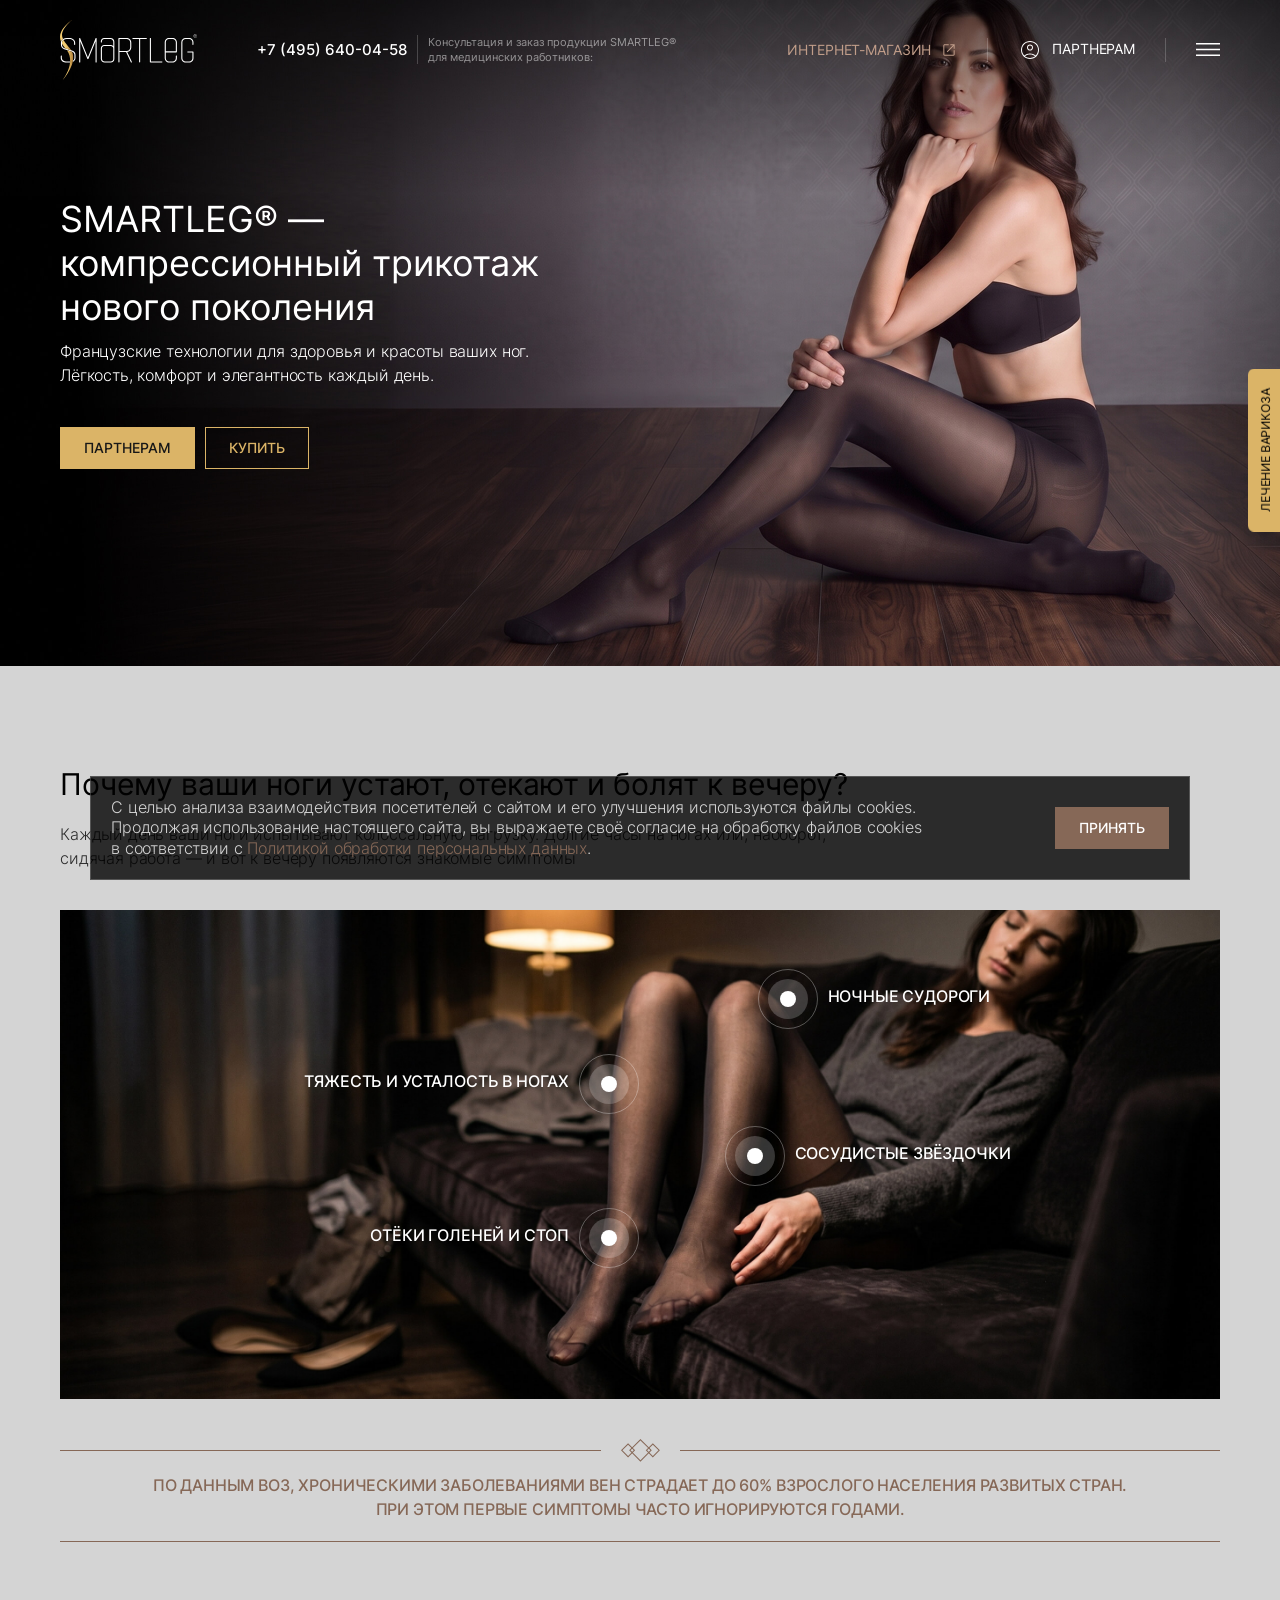
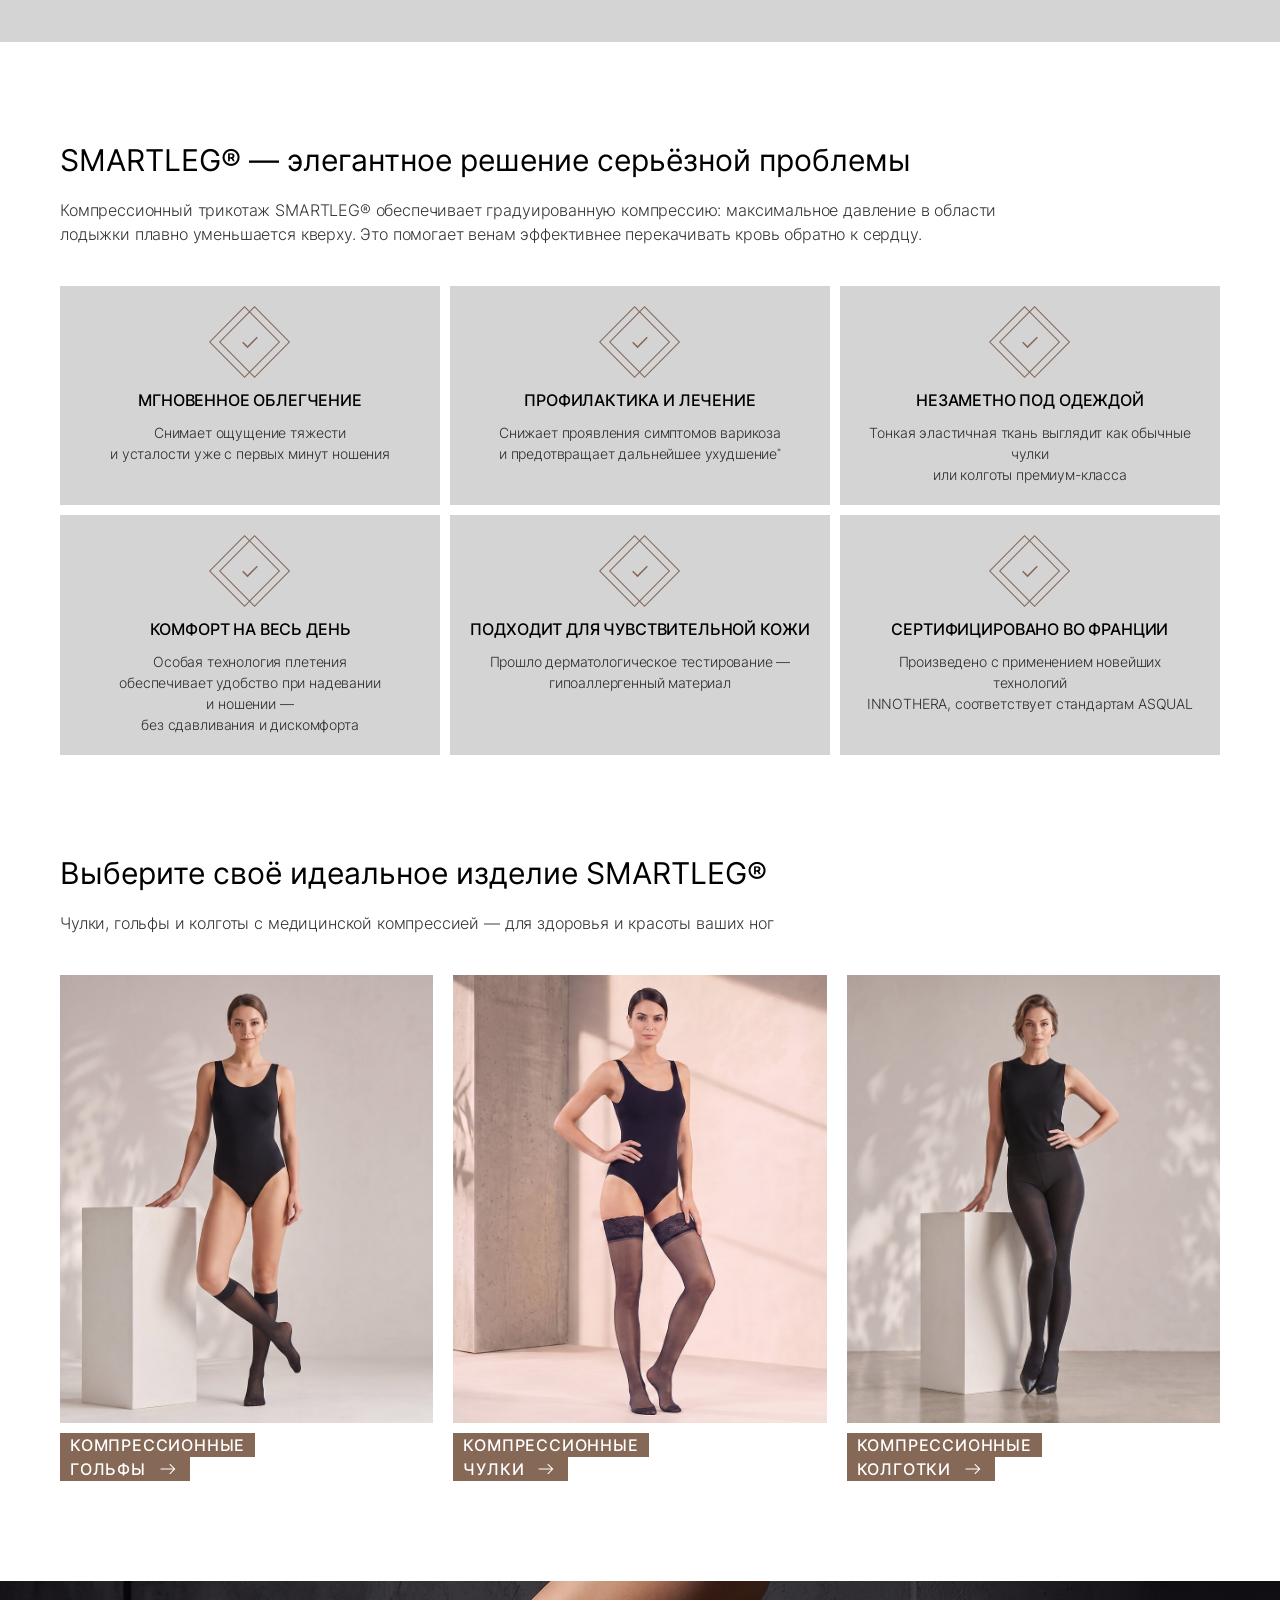
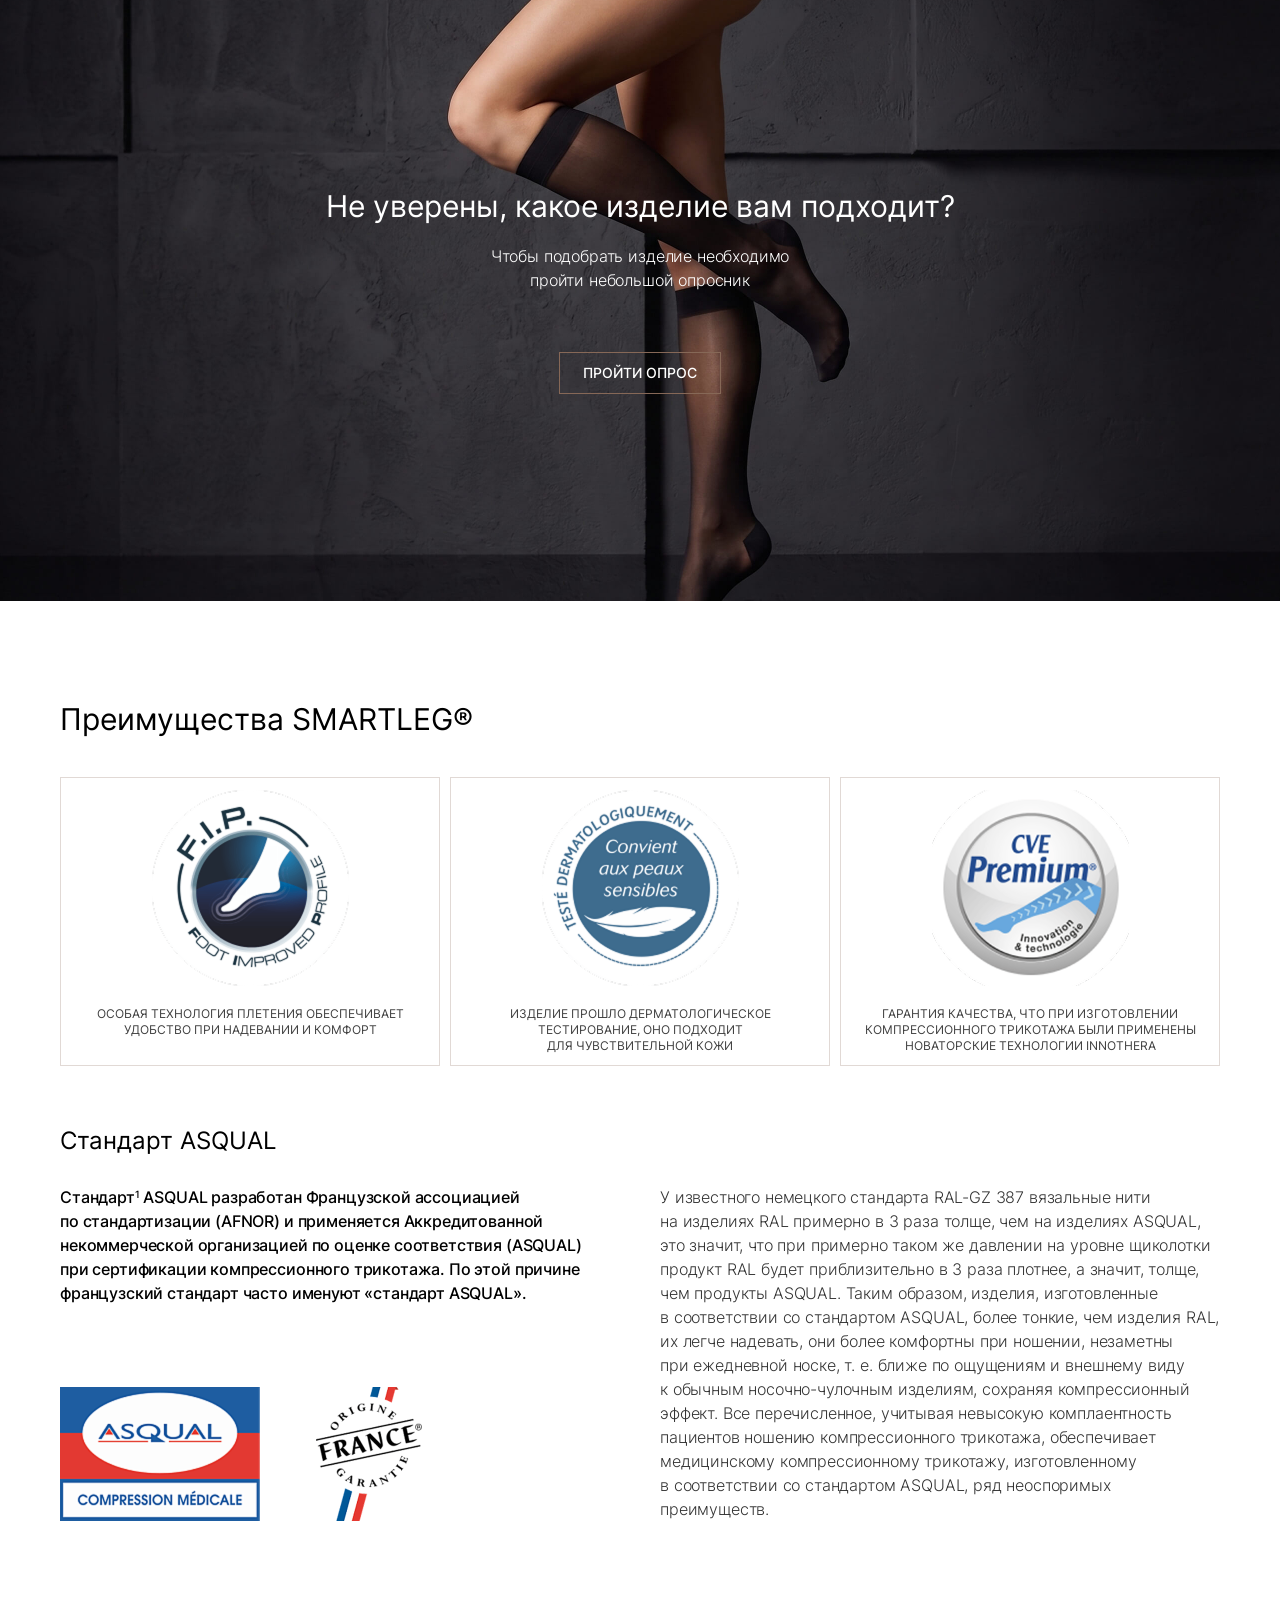
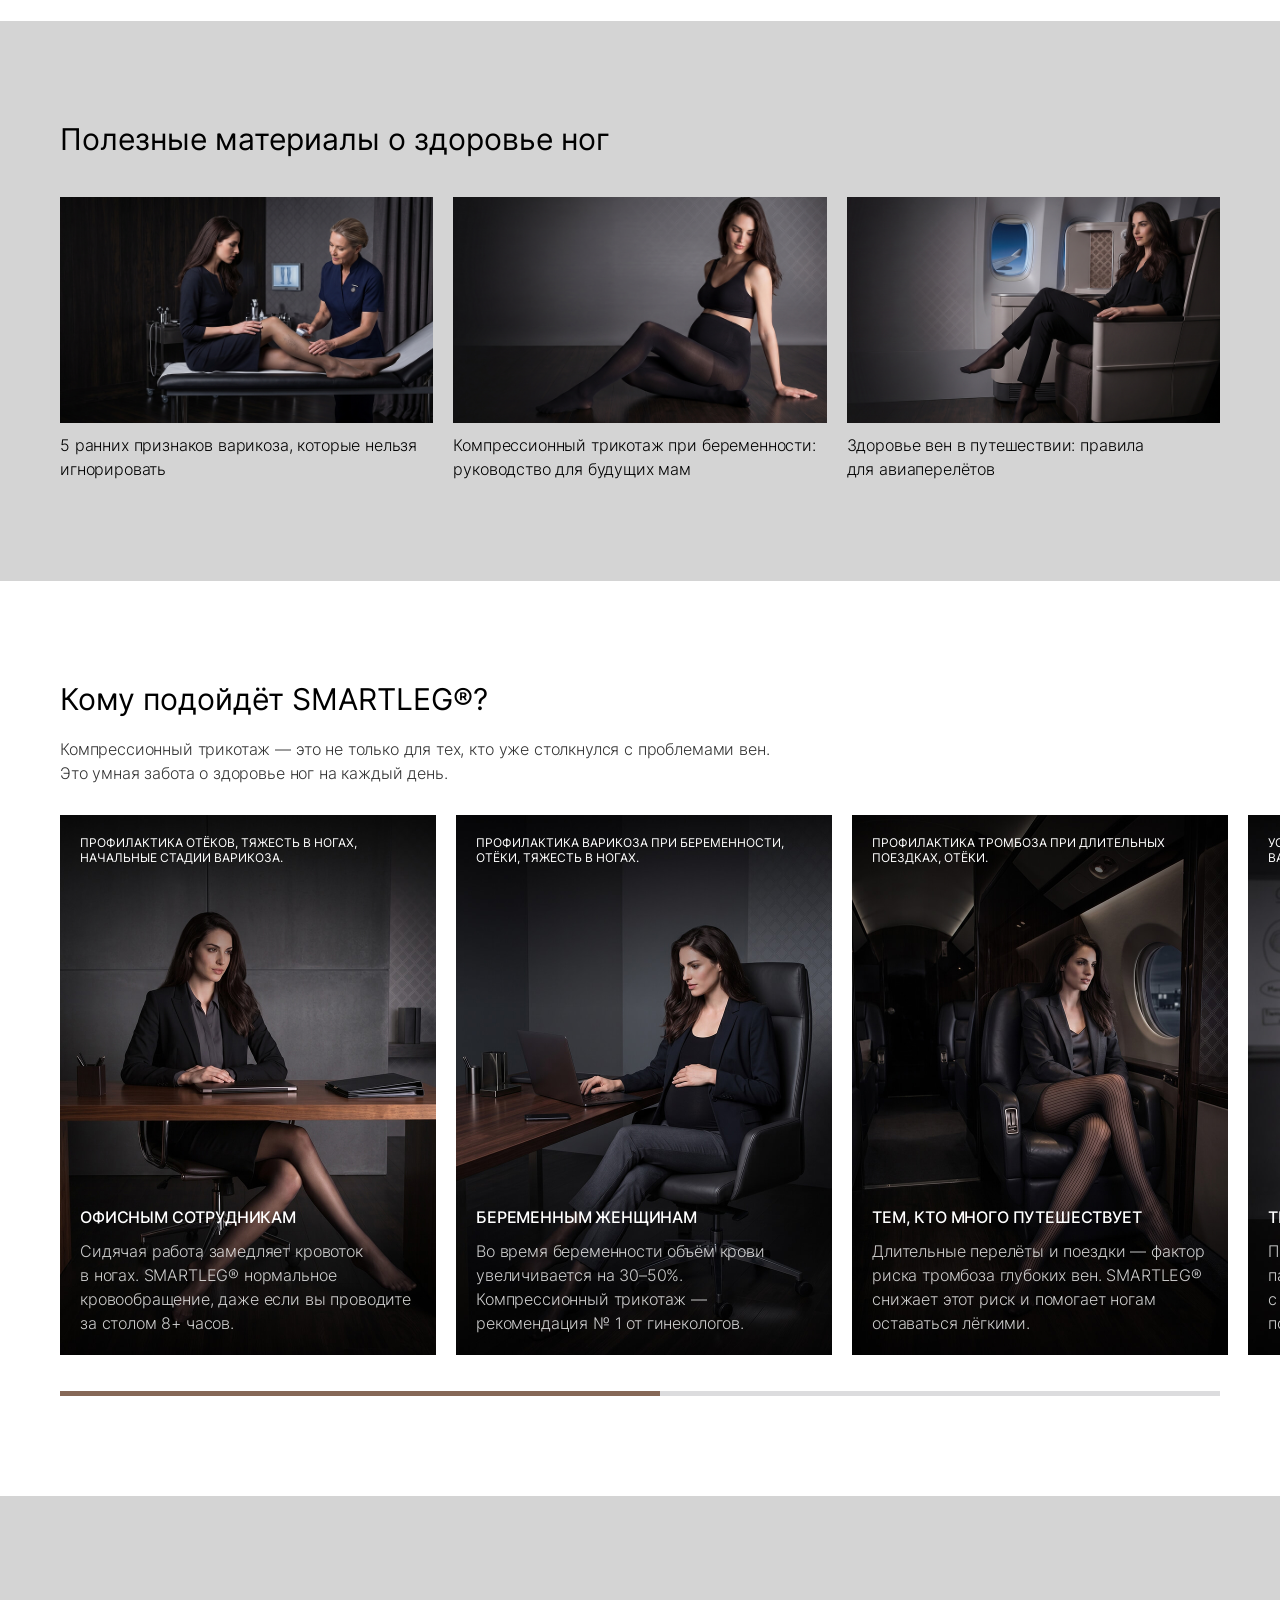
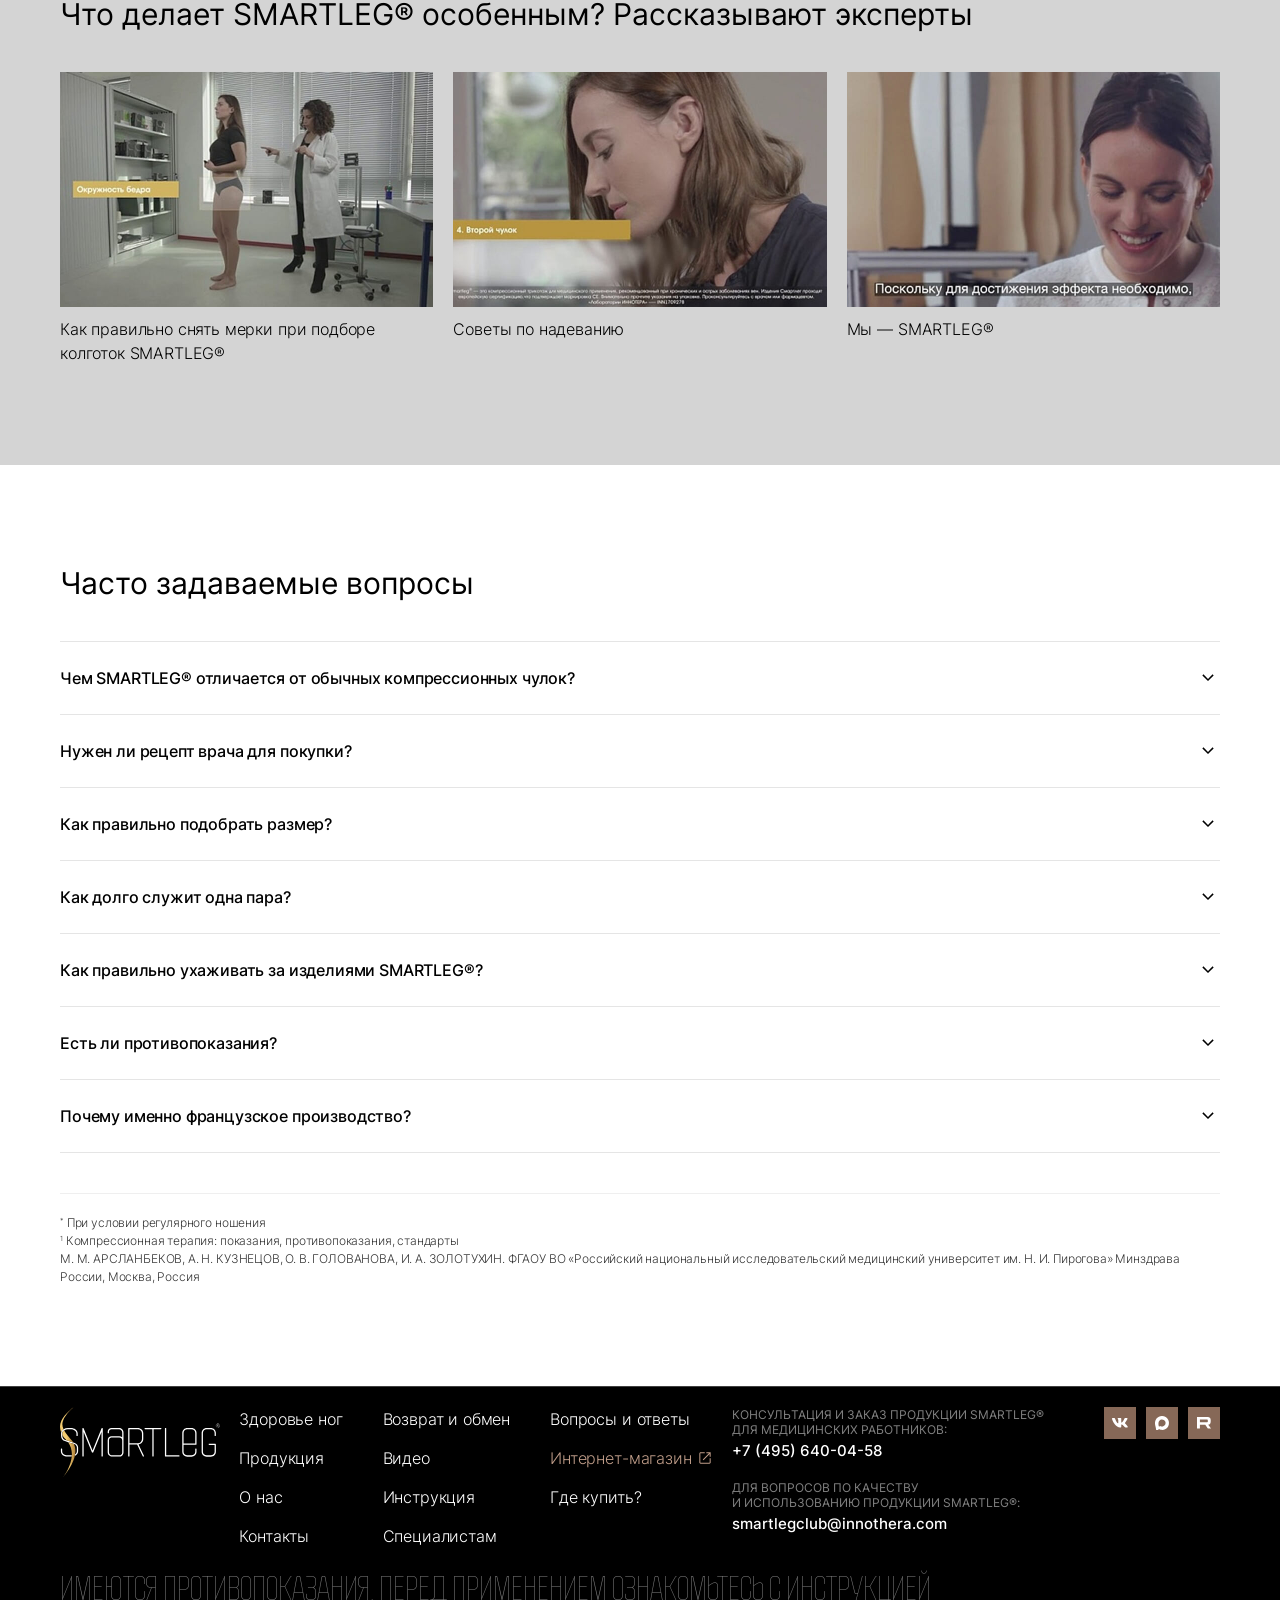
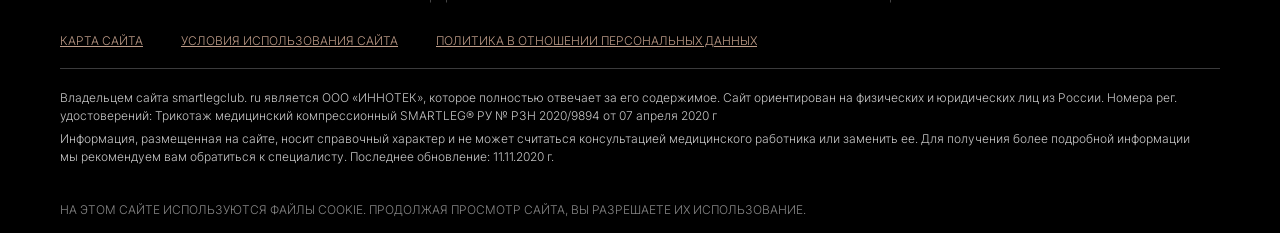
<file: smartleg-01-main.html>
<!DOCTYPE html>
<html lang="ru">
    <head>
        <meta charset="utf-8">
        <title>SMARTLEG&reg;</title>

        <link rel="stylesheet" href="css/fonts.css">
        <link rel="stylesheet" href="css/styles.css">
        <link rel="stylesheet" href="js/select2/select2.css">
        <link rel="stylesheet" href="js/swiper/swiper-bundle.min.css">

        <link rel="icon" href="favicon.svg" type="image/svg+xml">

        <meta http-equiv="x-ua-compatible" content="ie=edge">
        <meta name="viewport" content="width=device-width">
    </head>

    <body class="page-main">

        <!-- wrapper -->
        <div class="wrapper">

            <!-- wrapper inner -->
            <div class="wrapper-inner">

                <header>
                    <div class="container">
                        <div class="header-inner">
                            <div class="header-left">
                                <div class="header-logo"><img src="images/logo.svg" alt=""></div>
                                <div class="header-consult">
                                    <div class="header-consult-phone"><a href="tel:+74956400458">+7 (495) 640-04-58</a></div>
                                    <div class="header-consult-text">Консультация и&nbsp;заказ продукции SMARTLEG&reg;<br> для&nbsp;медицинских работников:</div>
                                </div>
                            </div>
                            <div class="header-right">
                                <div class="header-shop-link">
                                    <a href="#"><strong><span>Интернет-</span>магазин</strong><svg><use xlink:href="images/sprite.svg#icon-ext-link"></use></svg><svg><use xlink:href="images/sprite.svg#icon-cart"></use></svg></a>
                                </div>
                                <div class="header-right-sep"></div>
                                <div class="header-user">
                                    <a href="https://test.ondev.ru/_layout_new/smartleg.old/2026.09.08/#auth_modal" target="_blank"><svg><use xlink:href="images/sprite.svg#icon-user"></use></svg><span>Партнерам</span></a>
                                </div>
                                <div class="header-right-sep"></div>
                                <div class="burger-menu-link">
                                    <a href="#"><svg><use xlink:href="images/sprite.svg#burger-menu-link"></use></svg><svg><use xlink:href="images/sprite.svg#burger-menu-close"></use></svg></a>
                                </div>
                            </div>
                        </div>
                    </div>

                    <div class="header-burger">
                        <div class="container">
                            <div class="header-burger-inner">
                                <div class="header-burder-menu">
                                    <ul>
                                        <li><a href="#">Здоровье ног</a></li>
                                        <li><a href="#">Продукция</a></li>
                                        <li><a href="#">О&nbsp;нас</a></li>
                                        <li><a href="#">Контакты</a></li>
                                    </ul>
                                    <ul>
                                        <li><a href="#">Возврат и&nbsp;обмен</a></li>
                                        <li><a href="#">Видео</a></li>
                                        <li><a href="#">Инструкция</a></li>
                                        <li><a href="#">Специалистам</a></li>
                                    </ul>
                                    <ul>
                                        <li><a href="#">Вопросы и ответы</a></li>
                                        <li><a href="#" class="header-burder-menu-shop">Интернет-магазин<svg><use xlink:href="images/sprite.svg#icon-ext-link"></use></svg></a></li>
                                        <li><a href="#">Где купить?</a></li>
                                    </ul>
                                </div>
                                <div class="header-burger-right">
                                    <div class="header-burger-contacts">
                                        <div class="header-burger-contacts-item">
                                            <div class="header-burger-contacts-title">Консультация и&nbsp;заказ продукции SMARTLEG&reg;<br> для&nbsp;медицинских работников:</div>
                                            <div class="header-burger-contacts-value"><a href="tel:+74956400458">+7 (495) 640-04-58</a></div>
                                        </div>

                                        <div class="header-burger-contacts-item">
                                            <div class="header-burger-contacts-title">Для&nbsp;вопросов по&nbsp;качеству<br> и&nbsp;использованию продукции SMARTLEG&reg;:</div>
                                            <div class="header-burger-contacts-value"><a href="mailto:smartlegclub@innothera.com">smartlegclub@innothera.com</a></div>
                                        </div>
                                    </div>

                                    <div class="header-burger-social">
                                        <a href="#" target="_blank"><svg><use xlink:href="images/sprite.svg#footer-social-vk"></use></svg></a>
                                        <a href="#" target="_blank"><svg><use xlink:href="images/sprite.svg#footer-social-max"></use></svg></a>
                                        <a href="#" target="_blank"><svg><use xlink:href="images/sprite.svg#footer-social-rt"></use></svg></a>
                                    </div>
                                </div>
                            </div>
                        </div>
                    </div>
                </header>

                <!-- main welcome -->
                <div class="main-welcome">
                    <div class="main-welcome-bg"><img src="files/main-welcome.jpg" alt=""></div>
                    <div class="main-welcome-bg-mobile"><img src="files/main-welcome-mobile.jpg" alt=""></div>
                    <div class="main-welcome-container">
                        <div class="container">
                            <div class="main-welcome-content">
                                <h1>SMARTLEG&reg;&nbsp;&mdash; компрессионный трикотаж нового поколения</h1>
                                <div class="main-welcome-text">Французские технологии для здоровья и&nbsp;красоты ваших ног.<br> Лёгкость, комфорт и&nbsp;элегантность каждый день.</div>
                                <div class="main-welcome-btn">
                                    <a href="https://test.ondev.ru/_layout_new/smartleg.old/2026.09.08/#auth_modal" target="_blank" class="btn">Партнерам</a>
                                    <a href="#" class="btn btn-border">Купить</a>
                                </div>
                            </div>
                        </div>
                    </div>
                </div>
                <!-- main welcome END -->

                <!-- container -->
                <div class="container">

                    <!-- main content -->
                    <div class="main-content">

                        <!-- main section -->
                        <div class="main-section">
                            <h2>Почему ваши ноги устают, отекают и&nbsp;болят к&nbsp;вечеру?</h2>
                            <p>Каждый день ваши ноги испытывают колоссальную нагрузку. Долгие часы на&nbsp;ногах или, наоборот,<br> сидячая работа&nbsp;&mdash; и&nbsp;вот к&nbsp;вечеру появляются знакомые симптомы</p>

                            <div class="main-why">
                                <div class="main-why-point main-why-point-1">
                                    <div class="main-why-point-icon"></div>
                                    <div class="main-why-point-content">
                                        <div class="main-why-point-title">Ночные судороги</div>
                                        <div class="main-why-point-text">Внезапные, непроизвольные и&nbsp;очень болезненные сокращения мышц, которые возникают во&nbsp;время сна или при пробуждении</div>
                                    </div>
                                </div>
                                <div class="main-why-point main-why-point-2">
                                    <div class="main-why-point-icon"></div>
                                    <div class="main-why-point-content">
                                        <div class="main-why-point-title">Тяжесть и&nbsp;усталость в&nbsp;ногах</div>
                                        <div class="main-why-point-text">Чувство давления, распирания и&nbsp;усталости в&nbsp;нижних конечностях, которое усиливается к&nbsp;вечеру или после длительного пребывания в&nbsp;положении стоя или сидя</div>
                                    </div>
                                </div>
                                <div class="main-why-point main-why-point-3">
                                    <div class="main-why-point-icon"></div>
                                    <div class="main-why-point-content">
                                        <div class="main-why-point-title">Сосудистые звёздочки</div>
                                        <div class="main-why-point-text">Видимые через кожу расширения мелких сосудов, могут выглядеть как тонкие красные линии, разветвлённая &laquo;паутинка&raquo;, небольшие пятна или сеточки</div>
                                    </div>
                                </div>
                                <div class="main-why-point main-why-point-4">
                                    <div class="main-why-point-icon"></div>
                                    <div class="main-why-point-content">
                                        <div class="main-why-point-title">Отёки голеней и&nbsp;стоп</div>
                                        <div class="main-why-point-text">Обувь становится тесной,<br> а&nbsp;следы от&nbsp;носков<br> не&nbsp;проходят часами</div>
                                    </div>
                                </div>
                            </div>
                            <div class="main-why-notice">
                                <div class="main-why-notice-icon"><svg><use xlink:href="images/sprite.svg#ornament"></use></svg></div>
                                <div class="main-why-notice-text">По&nbsp;данным ВОЗ, хроническими заболеваниями вен страдает до&nbsp;60% взрослого населения развитых стран.<br> При этом первые симптомы часто игнорируются годами.</div>
                            </div>
                        </div>
                        <!-- main section END -->

                        <!-- main section -->
                        <div class="main-section main-section-white">
                            <h2>SMARTLEG&reg;&nbsp;&mdash; элегантное решение серьёзной проблемы</h2>
                            <p>Компрессионный трикотаж SMARTLEG&reg; обеспечивает градуированную компрессию: максимальное давление в&nbsp;области<br> лодыжки плавно уменьшается кверху. Это помогает венам эффективнее перекачивать кровь обратно к&nbsp;сердцу.</p>
                            <div class="main-prefs-list">
                                <div class="swiper">
                                    <div class="swiper-wrapper">
                                        <div class="swiper-slide">
                                            <div class="main-prefs-list-inner">
                                                <div class="main-prefs-item">
                                                    <div class="main-prefs-item-icon"><img src="images/main-prefs.svg" alt=""></div>
                                                    <div class="main-prefs-item-title">Мгновенное облегчение</div>
                                                    <div class="main-prefs-item-text">Снимает ощущение тяжести<br> и&nbsp;усталости уже с&nbsp;первых минут ношения</div>
                                                </div>
                                                <div class="main-prefs-item">
                                                    <div class="main-prefs-item-icon"><img src="images/main-prefs.svg" alt=""></div>
                                                    <div class="main-prefs-item-title">Профилактика и&nbsp;лечение</div>
                                                    <div class="main-prefs-item-text">Снижает проявления симптомов варикоза<br> и&nbsp;предотвращает дальнейшее ухудшение<sup class="notice-link">*</sup></div>
                                                </div>
                                                <div class="main-prefs-item">
                                                    <div class="main-prefs-item-icon"><img src="images/main-prefs.svg" alt=""></div>
                                                    <div class="main-prefs-item-title">Незаметно под одеждой</div>
                                                    <div class="main-prefs-item-text">Тонкая эластичная ткань выглядит как обычные чулки<br> или колготы премиум-класса</div>
                                                </div>
                                                <div class="main-prefs-item">
                                                    <div class="main-prefs-item-icon"><img src="images/main-prefs.svg" alt=""></div>
                                                    <div class="main-prefs-item-title">Комфорт на&nbsp;весь день</div>
                                                    <div class="main-prefs-item-text">Особая технология плетения<br> обеспечивает удобство при надевании и&nbsp;ношении&nbsp;&mdash;<br> без сдавливания и&nbsp;дискомфорта</div>
                                                </div>
                                                <div class="main-prefs-item">
                                                    <div class="main-prefs-item-icon"><img src="images/main-prefs.svg" alt=""></div>
                                                    <div class="main-prefs-item-title">Подходит для чувствительной кожи</div>
                                                    <div class="main-prefs-item-text">Прошло дерматологическое тестирование&nbsp;&mdash;<br> гипоаллергенный материал</div>
                                                </div>
                                                <div class="main-prefs-item">
                                                    <div class="main-prefs-item-icon"><img src="images/main-prefs.svg" alt=""></div>
                                                    <div class="main-prefs-item-title">Сертифицировано во&nbsp;Франции</div>
                                                    <div class="main-prefs-item-text">Произведено с&nbsp;применением новейших технологий<br> INNOTHERA, соответствует стандартам ASQUAL</div>
                                                </div>
                                            </div>
                                        </div>
                                    </div>
                                </div>
                                <div class="swiper-scrollbar"></div>
                            </div>
                        </div>
                        <!-- main section END -->

                        <!-- main section -->
                        <div class="main-section main-section-white">
                            <h2>Выберите своё идеальное изделие SMARTLEG&reg;</h2>
                            <p>Чулки, гольфы и&nbsp;колготы с&nbsp;медицинской компрессией&nbsp;&mdash; для здоровья и&nbsp;красоты ваших ног</p>

                            <!-- catalogue category -->
                            <div class="catalogue-category">

                                <!-- catalogue category item -->
                                <a href="#" class="catalogue-category-item">
                                    <div class="catalogue-category-item-photo"><img src="files/catalogue-category-02.jpg" alt=""></div>
                                    <div class="catalogue-category-item-title"><span>Компрессионные</span><span>гольфы<svg><use xlink:href="images/sprite.svg#btn-arrow"></use></svg></span></div>
                                </a>
                                <!-- catalogue category item END -->

                                <!-- catalogue category item -->
                                <a href="#" class="catalogue-category-item">
                                    <div class="catalogue-category-item-photo"><img src="files/catalogue-category-03.jpg" alt=""></div>
                                    <div class="catalogue-category-item-title"><span>Компрессионные</span><span>чулки<svg><use xlink:href="images/sprite.svg#btn-arrow"></use></svg></span></div>
                                </a>
                                <!-- catalogue category item END -->

                                <!-- catalogue category item -->
                                <a href="#" class="catalogue-category-item">
                                    <div class="catalogue-category-item-photo"><img src="files/catalogue-category-01.jpg" alt=""></div>
                                    <div class="catalogue-category-item-title"><span>Компрессионные</span><span>колготки<svg><use xlink:href="images/sprite.svg#btn-arrow"></use></svg></span></div>
                                </a>
                                <!-- catalogue category item END -->

                            </div>
                            <!-- catalogue category END -->
                        </div>
                        <!-- main section END -->

                        <!-- main section -->
                        <div class="main-section main-questionnaire">
                            <h2>Не&nbsp;уверены, какое изделие вам подходит?</h2>
                            <p>Чтобы подобрать изделие необходимо<br> пройти небольшой опросник</p>
                            <div class="main-questionnaire-btn"><a href="#" class="btn btn-border">Пройти опрос</a></div>
                        </div>
                        <!-- main section END -->

                        <!-- main section -->
                        <div class="main-section main-section-white">
                            <h2>Преимущества SMARTLEG&reg;</h2>
                            <div class="main-prefs-maxi">
                                <div class="main-prefs-maxi-item">
                                    <div class="main-prefs-maxi-item-icon"><img src="files/main-prefs-maxi-01.png" alt=""></div>
                                    <div class="main-prefs-maxi-item-text">Особая технология плетения обеспечивает удобство при&nbsp;надевании и&nbsp;комфорт</div>
                                </div>
                                <div class="main-prefs-maxi-item">
                                    <div class="main-prefs-maxi-item-icon"><img src="files/main-prefs-maxi-02.png" alt=""></div>
                                    <div class="main-prefs-maxi-item-text">Изделие прошло дерматологическое тестирование, оно подходит для&nbsp;чувствительной кожи</div>
                                </div>
                                <div class="main-prefs-maxi-item">
                                    <div class="main-prefs-maxi-item-icon"><img src="files/main-prefs-maxi-03.png" alt=""></div>
                                    <div class="main-prefs-maxi-item-text">Гарантия качества, что при&nbsp;изготовлении компрессионного трикотажа были применены новаторские технологии INNOTHERA</div>
                                </div>
                            </div>
                            <h3>Стандарт ASQUAL</h3>
                            <div class="main-asqual">
                                <div class="main-asqual-main">
                                    <div class="main-asqual-main-text">Стандарт<sup class="notice-link">1</sup>&nbsp;ASQUAL разработан Французской ассоциацией по&nbsp;стандартизации (AFNOR) и&nbsp;применяется Аккредитованной некоммерческой организацией по&nbsp;оценке соответствия (ASQUAL) при&nbsp;сертификации компрессионного трикотажа. По&nbsp;этой причине французский стандарт часто именуют &laquo;стандарт ASQUAL&raquo;.</div>
                                    <div class="main-asqual-main-logo">
                                        <img src="images/asqual.png" alt="">
                                        <img src="images/france.png" alt="">
                                    </div>
                                </div>
                                <div class="main-asqual-descr">
                                    У&nbsp;известного немецкого стандарта RAL-GZ 387 вязальные нити на&nbsp;изделиях RAL примерно в&nbsp;3&nbsp;раза толще, чем на&nbsp;изделиях ASQUAL, это значит, что при&nbsp;примерно таком&nbsp;же давлении на&nbsp;уровне щиколотки продукт RAL будет приблизительно в&nbsp;3&nbsp;раза плотнее, а&nbsp;значит, толще, чем продукты ASQUAL. Таким образом, изделия, изготовленные в&nbsp;соответствии со&nbsp;стандартом ASQUAL, более тонкие, чем изделия RAL, их&nbsp;легче надевать, они более комфортны при&nbsp;ношении, незаметны при&nbsp;ежедневной носке, т.&nbsp;е. ближе по&nbsp;ощущениям и&nbsp;внешнему виду к&nbsp;обычным носочно-чулочным изделиям, сохраняя компрессионный эффект. Все перечисленное, учитывая невысокую комплаентность пациентов ношению компрессионного трикотажа, обеспечивает медицинскому компрессионному трикотажу, изготовленному в&nbsp;соответствии со&nbsp;стандартом ASQUAL, ряд неоспоримых преимуществ.
                                </div>
                            </div>
                        </div>
                        <!-- main section END -->

                        <!-- main section -->
                        <div class="main-section">
                            <h2>Полезные материалы о&nbsp;здоровье ног</h2>
                            <div class="main-articles-list">
                                <div class="swiper">
                                    <div class="swiper-wrapper">
                                        <div class="swiper-slide">
                                            <div class="main-articles-list-inner">
                                                <a href="#">
                                                    <div class="main-articles-item-preview"><img src="files/main-articles-1.jpg" alt=""></div>
                                                    <div class="main-articles-item-title">5&nbsp;ранних признаков варикоза, которые нельзя игнорировать</div>
                                                </a>
                                                <a href="#">
                                                    <div class="main-articles-item-preview"><img src="files/main-articles-2.jpg" alt=""></div>
                                                    <div class="main-articles-item-title">Компрессионный трикотаж при&nbsp;беременности: руководство для&nbsp;будущих мам</div>
                                                </a>
                                                <a href="#">
                                                    <div class="main-articles-item-preview"><img src="files/main-articles-3.jpg" alt=""></div>
                                                    <div class="main-articles-item-title">Здоровье вен в&nbsp;путешествии: правила для&nbsp;авиаперелётов</div>
                                                </a>
                                            </div>
                                        </div>
                                    </div>
                                </div>
                                <div class="swiper-scrollbar"></div>
                            </div>
                        </div>
                        <!-- main section END -->

                        <!-- main section -->
                        <div class="main-section main-section-white">
                            <h2>Кому подойдёт SMARTLEG&reg;?</h2>
                            <p>Компрессионный трикотаж&nbsp;&mdash; это не&nbsp;только для тех, кто уже столкнулся с&nbsp;проблемами вен.<br> Это умная забота о&nbsp;здоровье ног на&nbsp;каждый день.</p>
                            <div class="main-who-list">
                                <div class="swiper">
                                    <div class="swiper-wrapper">
                                        <div class="swiper-slide">
                                            <div class="main-who-list-inner">
                                                <div class="main-who-item">
                                                    <div class="main-who-item-bg"><img src="files/main-who-01.jpg" alt=""></div>
                                                    <div class="main-who-item-type">профилактика отёков, тяжесть в&nbsp;ногах, начальные стадии варикоза.</div>
                                                    <div class="main-who-item-info">
                                                        <div class="main-who-item-title">Офисным сотрудникам</div>
                                                        <div class="main-who-item-text">Сидячая работа замедляет кровоток в&nbsp;ногах. SMARTLEG&reg; нормальное кровообращение, даже если вы&nbsp;проводите за&nbsp;столом 8+&nbsp;часов.</div>
                                                    </div>
                                                </div>
                                                <div class="main-who-item">
                                                    <div class="main-who-item-bg"><img src="files/main-who-02.jpg" alt=""></div>
                                                    <div class="main-who-item-type">профилактика варикоза при беременности, отёки, тяжесть в&nbsp;ногах.</div>
                                                    <div class="main-who-item-info">
                                                        <div class="main-who-item-title">Беременным женщинам</div>
                                                        <div class="main-who-item-text">Во&nbsp;время беременности объём крови увеличивается на&nbsp;30&ndash;50%. Компрессионный трикотаж&nbsp;&mdash; рекомендация &#8470;&nbsp;1&nbsp;от&nbsp;гинекологов.</div>
                                                    </div>
                                                </div>
                                                <div class="main-who-item">
                                                    <div class="main-who-item-bg"><img src="files/main-who-03.jpg" alt=""></div>
                                                    <div class="main-who-item-type">профилактика тромбоза при длительных поездках, отёки.</div>
                                                    <div class="main-who-item-info">
                                                        <div class="main-who-item-title">Тем, кто много путешествует</div>
                                                        <div class="main-who-item-text">Длительные перелёты и&nbsp;поездки&nbsp;&mdash; фактор риска тромбоза глубоких вен. SMARTLEG&reg; снижает этот риск и&nbsp;помогает ногам оставаться лёгкими.</div>
                                                    </div>
                                                </div>
                                                <div class="main-who-item">
                                                    <div class="main-who-item-bg"><img src="files/main-who-04.jpg" alt=""></div>
                                                    <div class="main-who-item-type">усталость ног, отёки, профилактика варикозной болезни.</div>
                                                    <div class="main-who-item-info">
                                                        <div class="main-who-item-title">Тем, кто на&nbsp;ногах весь день</div>
                                                        <div class="main-who-item-text">Продавцы, учителя, врачи, парикмахеры&nbsp;&mdash; все, чья работа связана с&nbsp;длительным стоянием, в&nbsp;группе повышенного риска.</div>
                                                    </div>
                                                </div>
                                                <div class="main-who-item">
                                                    <div class="main-who-item-bg"><img src="files/main-who-05.jpg" alt=""></div>
                                                    <div class="main-who-item-type">варикозная болезнь, хроническая венозная недостаточность, состояние после операций на&nbsp;венах.</div>
                                                    <div class="main-who-item-info">
                                                        <div class="main-who-item-title">Пациентам с&nbsp;ХЗВ</div>
                                                        <div class="main-who-item-text">Если диагноз уже поставлен, компрессионный трикотаж&nbsp;&mdash; неотъемлемая часть комплексного лечения, рекомендованная флебологами.</div>
                                                    </div>
                                                </div>
                                                <div class="main-who-item">
                                                    <div class="main-who-item-bg"><img src="files/main-who-06.jpg" alt=""></div>
                                                    <div class="main-who-item-type">восстановление после тренировок, профилактика спортивных травм вен.</div>
                                                    <div class="main-who-item-info">
                                                        <div class="main-who-item-title">Спортсменам и&nbsp;активным людям</div>
                                                        <div class="main-who-item-text">Компрессия ускоряет восстановление мышц после нагрузок и&nbsp;снижает риск травм.</div>
                                                    </div>
                                                </div>
                                            </div>
                                        </div>
                                    </div>
                                </div>
                                <div class="swiper-scrollbar"></div>
                            </div>
                        </div>
                        <!-- main section END -->

                        <!-- main section -->
                        <div class="main-section">
                            <h2>Что делает SMARTLEG&reg; особенным? Рассказывают эксперты</h2>
                            <div class="main-video-list">
                                <div class="swiper">
                                    <div class="swiper-wrapper">
                                        <div class="swiper-slide">
                                            <div class="main-video-list-inner">
                                                <a href="#" class="video-item">
                                                    <div class="video-item-preview"><img src="files/video-01.jpg" alt=""></div>
                                                    <div class="video-item-title">Как правильно снять мерки при подборе колготок SMARTLEG&reg;</div>
                                                </a>
                                                <a href="#" class="video-item">
                                                    <div class="video-item-preview"><img src="files/video-02.jpg" alt=""></div>
                                                    <div class="video-item-title">Советы по&nbsp;надеванию</div>
                                                </a>
                                                <a href="#" class="video-item">
                                                    <div class="video-item-preview"><img src="files/video-03.jpg" alt=""></div>
                                                    <div class="video-item-title">Мы&nbsp;&mdash; SMARTLEG&reg;</div>
                                                </a>
                                            </div>
                                        </div>
                                    </div>
                                </div>
                                <div class="swiper-scrollbar"></div>
                            </div>
                        </div>
                        <!-- main section END -->

                        <!-- main section -->
                        <div class="main-section main-section-white">
                            <h2>Часто задаваемые вопросы</h2>
                            <div class="faq-list">
                                <div class="faq-item">
                                    <div class="faq-item-title">Чем SMARTLEG&reg; отличается от&nbsp;обычных компрессионных чулок?<svg><use xlink:href="images/sprite.svg#faq-arrow"></use></svg></div>
                                    <div class="faq-item-text">
                                        <ul>
                                            <li>Тяжесть или боли в&nbsp;ногах, усталость, отёки ног после длительного нахождения в&nbsp;положении стоя или сидя (например, во&nbsp;время авиаперелёта), в&nbsp;том числе при отсутствии внешних признаков поражения вен.</li>
                                            <li>Сосудистые звёздочки и&nbsp;сеточки (телеангиэктазии) на&nbsp;коже ног.</li>
                                            <li>Варикозное расширение вен.</li>
                                            <li>После склеротерапии или хирургического вмешательства на&nbsp;венах ног.</li>
                                            <li>Во&nbsp;время беременности и&nbsp;6&nbsp;недель после родов (6&nbsp;месяцев в&nbsp;случае кесарева сечения).</li>
                                            <li>Также может применяться для профилактики тромбоза глубоких вен в&nbsp;комплексе с&nbsp;антикоагулянтной терапией либо независимо от&nbsp;неё.</li>
                                        </ul>
                                    </div>
                                </div>
                                <div class="faq-item">
                                    <div class="faq-item-title">Нужен&nbsp;ли рецепт врача для покупки?<svg><use xlink:href="images/sprite.svg#faq-arrow"></use></svg></div>
                                    <div class="faq-item-text">
                                        <ul>
                                            <li>Непереносимость материала, аллергия на&nbsp;материал изделия.</li>
                                            <li>Дерматологические заболевания, сопровождающиеся мокнутием.</li>
                                            <li>Облитерирующие заболевания артерий нижних конечностей с&nbsp;лодыжечно-плечевым индексом меньше 0.6.</li>
                                            <li>Флебит нижних конечностей, сопровождающийся резкой болью, цианозом и&nbsp;отсутствием пульсации артерий.</li>
                                            <li>Септический тромбоз.</li>
                                        </ul>
                                    </div>
                                </div>
                                <div class="faq-item">
                                    <div class="faq-item-title">Как правильно подобрать размер?<svg><use xlink:href="images/sprite.svg#faq-arrow"></use></svg></div>
                                    <div class="faq-item-text">
                                        <ul>
                                            <li>Тяжесть или боли в&nbsp;ногах, усталость, отёки ног после длительного нахождения в&nbsp;положении стоя или сидя (например, во&nbsp;время авиаперелёта), в&nbsp;том числе при отсутствии внешних признаков поражения вен.</li>
                                            <li>Сосудистые звёздочки и&nbsp;сеточки (телеангиэктазии) на&nbsp;коже ног.</li>
                                            <li>Варикозное расширение вен.</li>
                                            <li>После склеротерапии или хирургического вмешательства на&nbsp;венах ног.</li>
                                            <li>Во&nbsp;время беременности и&nbsp;6&nbsp;недель после родов (6&nbsp;месяцев в&nbsp;случае кесарева сечения).</li>
                                            <li>Также может применяться для профилактики тромбоза глубоких вен в&nbsp;комплексе с&nbsp;антикоагулянтной терапией либо независимо от&nbsp;неё.</li>
                                        </ul>
                                    </div>
                                </div>
                                <div class="faq-item">
                                    <div class="faq-item-title">Как долго служит одна пара?<svg><use xlink:href="images/sprite.svg#faq-arrow"></use></svg></div>
                                    <div class="faq-item-text">
                                        <p>При правильном уходе компрессионные свойства сохраняются в&nbsp;течение 6&nbsp;месяцев ежедневного ношения. После этого рекомендуется заменить изделие, так как эластичные волокна постепенно теряют свои свойства. Мы&nbsp;рекомендуем иметь 2&nbsp;пары для чередования.</p>
                                    </div>
                                </div>
                                <div class="faq-item">
                                    <div class="faq-item-title">Как правильно ухаживать за&nbsp;изделиями SMARTLEG&reg;?<svg><use xlink:href="images/sprite.svg#faq-arrow"></use></svg></div>
                                    <div class="faq-item-text">
                                        <ul>
                                            <li>Рекомендуется постирать изделие перед первым применением.</li>
                                            <li>При облитерирующих заболеваниях артерий нижних конечностей с&nbsp;лодыжечно-плечевым индексом от&nbsp;0.6 до&nbsp;0.9, развивающейся периферической нейропатии, мокнущем дерматозе или экземе необходимо регулярное наблюдение врача для постоянной оценки соотношения пользы и&nbsp;риска.</li>
                                            <li>Не&nbsp;допускать соприкосновения компрессионного трикотажа непосредственно с&nbsp;раной или повреждённой кожей.</li>
                                            <li>При развитии кожных реакций следует снять изделие и&nbsp;обратиться к&nbsp;врачу.</li>
                                            <li>При инфекционных заболеваниях кожи следует вначале вылечить инфекцию и&nbsp;только потом использовать компрессионный трикотаж.</li>
                                        </ul>
                                    </div>
                                </div>
                                <div class="faq-item">
                                    <div class="faq-item-title">Есть ли противопоказания?<svg><use xlink:href="images/sprite.svg#faq-arrow"></use></svg></div>
                                    <div class="faq-item-text">
                                        <ul>
                                            <li>Непереносимость материала, аллергия на&nbsp;материал изделия.</li>
                                            <li>Дерматологические заболевания, сопровождающиеся мокнутием.</li>
                                            <li>Облитерирующие заболевания артерий нижних конечностей с&nbsp;лодыжечно-плечевым индексом меньше 0.6.</li>
                                            <li>Флебит нижних конечностей, сопровождающийся резкой болью, цианозом и&nbsp;отсутствием пульсации артерий.</li>
                                            <li>Септический тромбоз.</li>
                                        </ul>
                                    </div>
                                </div>
                                <div class="faq-item">
                                    <div class="faq-item-title">Почему именно французское производство?<svg><use xlink:href="images/sprite.svg#faq-arrow"></use></svg></div>
                                    <div class="faq-item-text">
                                        <ul>
                                            <li>Непереносимость материала, аллергия на&nbsp;материал изделия.</li>
                                            <li>Дерматологические заболевания, сопровождающиеся мокнутием.</li>
                                            <li>Облитерирующие заболевания артерий нижних конечностей с&nbsp;лодыжечно-плечевым индексом меньше 0.6.</li>
                                            <li>Флебит нижних конечностей, сопровождающийся резкой болью, цианозом и&nbsp;отсутствием пульсации артерий.</li>
                                            <li>Септический тромбоз.</li>
                                        </ul>
                                    </div>
                                </div>
                            </div>

                            <div class="main-asqual-notice notice-content">
                                <sup>*</sup>&nbsp;При условии регулярного ношения<br>
                                <sup>1</sup>&nbsp;Компрессионная терапия: показания, противопоказания, стандарты<br> М.&nbsp;М. АРСЛАНБЕКОВ, А.&nbsp;Н. КУЗНЕЦОВ, О.&nbsp;В. ГОЛОВАНОВА, И.&nbsp;А. ЗОЛОТУХИН. ФГАОУ ВО&nbsp;&laquo;Российский национальный исследовательский медицинский университет&nbsp;им. Н.&nbsp;И.&nbsp;Пирогова&raquo; Минздрава России, Москва, Россия
                            </div>
                        </div>
                        <!-- main section END -->

                    </div>
                    <!-- main content END -->

                </div>
                <!-- container END -->

            </div>
            <!-- wrapper inner END -->

            <footer>
                <div class="container">
                    <div class="footer-container">
                        <div class="footer-content">
                            <div class="footer-left">
                                <div class="footer-logo"><img src="images/logo.svg" alt=""></div>
                                <div class="footer-user">
                                    <a href="#"><svg><use xlink:href="images/sprite.svg#icon-user"></use></svg></a>
                                </div>
                                <div class="footer-cart">
                                    <a href="#"><svg><use xlink:href="images/sprite.svg#icon-cart"></use></svg></a>
                                </div>
                            </div>

                            <div class="footer-menu">
                                <ul>
                                    <li><a href="#">Здоровье ног</a></li>
                                    <li><a href="#">Продукция</a></li>
                                    <li><a href="#">О&nbsp;нас</a></li>
                                    <li><a href="#">Контакты</a></li>
                                </ul>
                                <ul>
                                    <li><a href="#">Возврат и&nbsp;обмен</a></li>
                                    <li><a href="#">Видео</a></li>
                                    <li><a href="#">Инструкция</a></li>
                                    <li><a href="#">Специалистам</a></li>
                                </ul>
                                <ul>
                                    <li><a href="#">Вопросы и ответы</a></li>
                                    <li><a href="#" class="footer-menu-shop">Интернет-магазин<svg><use xlink:href="images/sprite.svg#icon-ext-link"></use></svg></a></li>
                                    <li><a href="#">Где купить?</a></li>
                                </ul>
                            </div>

                            <div class="footer-right">
                                <div class="footer-contacts">
                                    <div class="footer-contacts-item">
                                        <div class="footer-contacts-title">Консультация и&nbsp;заказ продукции SMARTLEG&reg;<br> для&nbsp;медицинских работников:</div>
                                        <div class="footer-contacts-value"><a href="tel:+74956400458">+7 (495) 640-04-58</a></div>
                                    </div>

                                    <div class="footer-contacts-item">
                                        <div class="footer-contacts-title">Для&nbsp;вопросов по&nbsp;качеству<br> и&nbsp;использованию продукции SMARTLEG&reg;:</div>
                                        <div class="footer-contacts-value"><a href="mailto:smartlegclub@innothera.com">smartlegclub@innothera.com</a></div>
                                    </div>
                                </div>

                                <div class="footer-social">
                                    <a href="#" target="_blank"><svg><use xlink:href="images/sprite.svg#footer-social-vk"></use></svg></a>
                                    <a href="#" target="_blank"><svg><use xlink:href="images/sprite.svg#footer-social-max"></use></svg></a>
                                    <a href="#" target="_blank"><svg><use xlink:href="images/sprite.svg#footer-social-rt"></use></svg></a>
                                </div>
                            </div>
                        </div>

                        <div class="footer-disclamer">Имеются противопоказания. Перед применением ознакомьтесь с&nbsp;инструкцией</div>

                        <div class="footer-links">
                            <div class="footer-link"><a href="#">Карта сайта</a></div>
                            <div class="footer-link"><a href="#">Условия использования сайта</a></div>
                            <div class="footer-link"><a href="#">Политика в&nbsp;отношении персональных данных</a></div>
                        </div>

                        <div class="footer-sep"></div>

                        <div class="footer-info">
                            <p>Владельцем сайта smartlegclub.&nbsp;ru&nbsp;является ООО &laquo;ИННОТЕК&raquo;, которое полностью отвечает за&nbsp;его содержимое. Сайт ориентирован на&nbsp;физических и&nbsp;юридических лиц из&nbsp;России. Номера рег. удостоверений: Трикотаж медицинский компрессионный SMARTLEG&reg; РУ &#8470; РЗН 2020/9894 от&nbsp;07&nbsp;апреля 2020&nbsp;г</p>
                            <p>Информация, размещенная на&nbsp;сайте, носит справочный характер и&nbsp;не&nbsp;может считаться консультацией медицинского работника или заменить&nbsp;ее. Для получения более подробной информации мы&nbsp;рекомендуем вам обратиться к&nbsp;специалисту. Последнее обновление: 11.11.2020&nbsp;г.</p>
                        </div>
                    </div>
                </div>
                <div class="footer-cookie">
                    <div class="container">
                        На&nbsp;этом сайте используются файлы cookie. Продолжая просмотр сайта, Вы&nbsp;разрешаете их&nbsp;использование.
                    </div>
                </div>
            </footer>

            <div class="cookies-message">
                <div class="cookies-message-text">
                    С&nbsp;целью анализа взаимодействия посетителей с&nbsp;сайтом и&nbsp;его улучшения используются файлы cookies.<br> Продолжая использование настоящего сайта, вы&nbsp;выражаете своё согласие на&nbsp;обработку файлов cookies в&nbsp;соответствии с&nbsp;<a href="#">Политикой обработки персональных данных</a>.
                </div>
                <div class="cookies-message-ctrl">
                    <a href="#" class="btn btn-mini cookies-message-close">принять</a>
                </div>
            </div>

            <a href="#" class="up-link"><svg><use xlink:href="images/sprite.svg#up-link"></use></svg></a>
            <a href="https://phlebodia.ru/" class="phlebodia-link" target="_blank">Лечение варикоза</a>

        </div>
        <!-- wrapper END -->

        <script>
            var pathTemplate = './';
        </script>

        <script src="js/jquery-3.7.1.min.js"></script>
        <script src="js/jquery.mask.min.js"></script>
        <script src="js/validation/jquery.validate.min.js"></script>
        <script src="js/validation/messages_ru.js"></script>
        <script src="js/select2/select2.min.js"></script>
        <script src="js/select2/ru.js"></script>
        <script src="js/fileupload/jquery.ui.widget.js"></script>
        <script src="js/fileupload/jquery.iframe-transport.js"></script>
        <script src="js/fileupload/jquery.fileupload.js"></script>
        <script src="js/fileupload/jquery.fileupload-ui.js"></script>
        <script src="js/swiper/swiper-bundle.min.js"></script>
        <script src="js/tools.js"></script>

    </body>
</html>
</file>
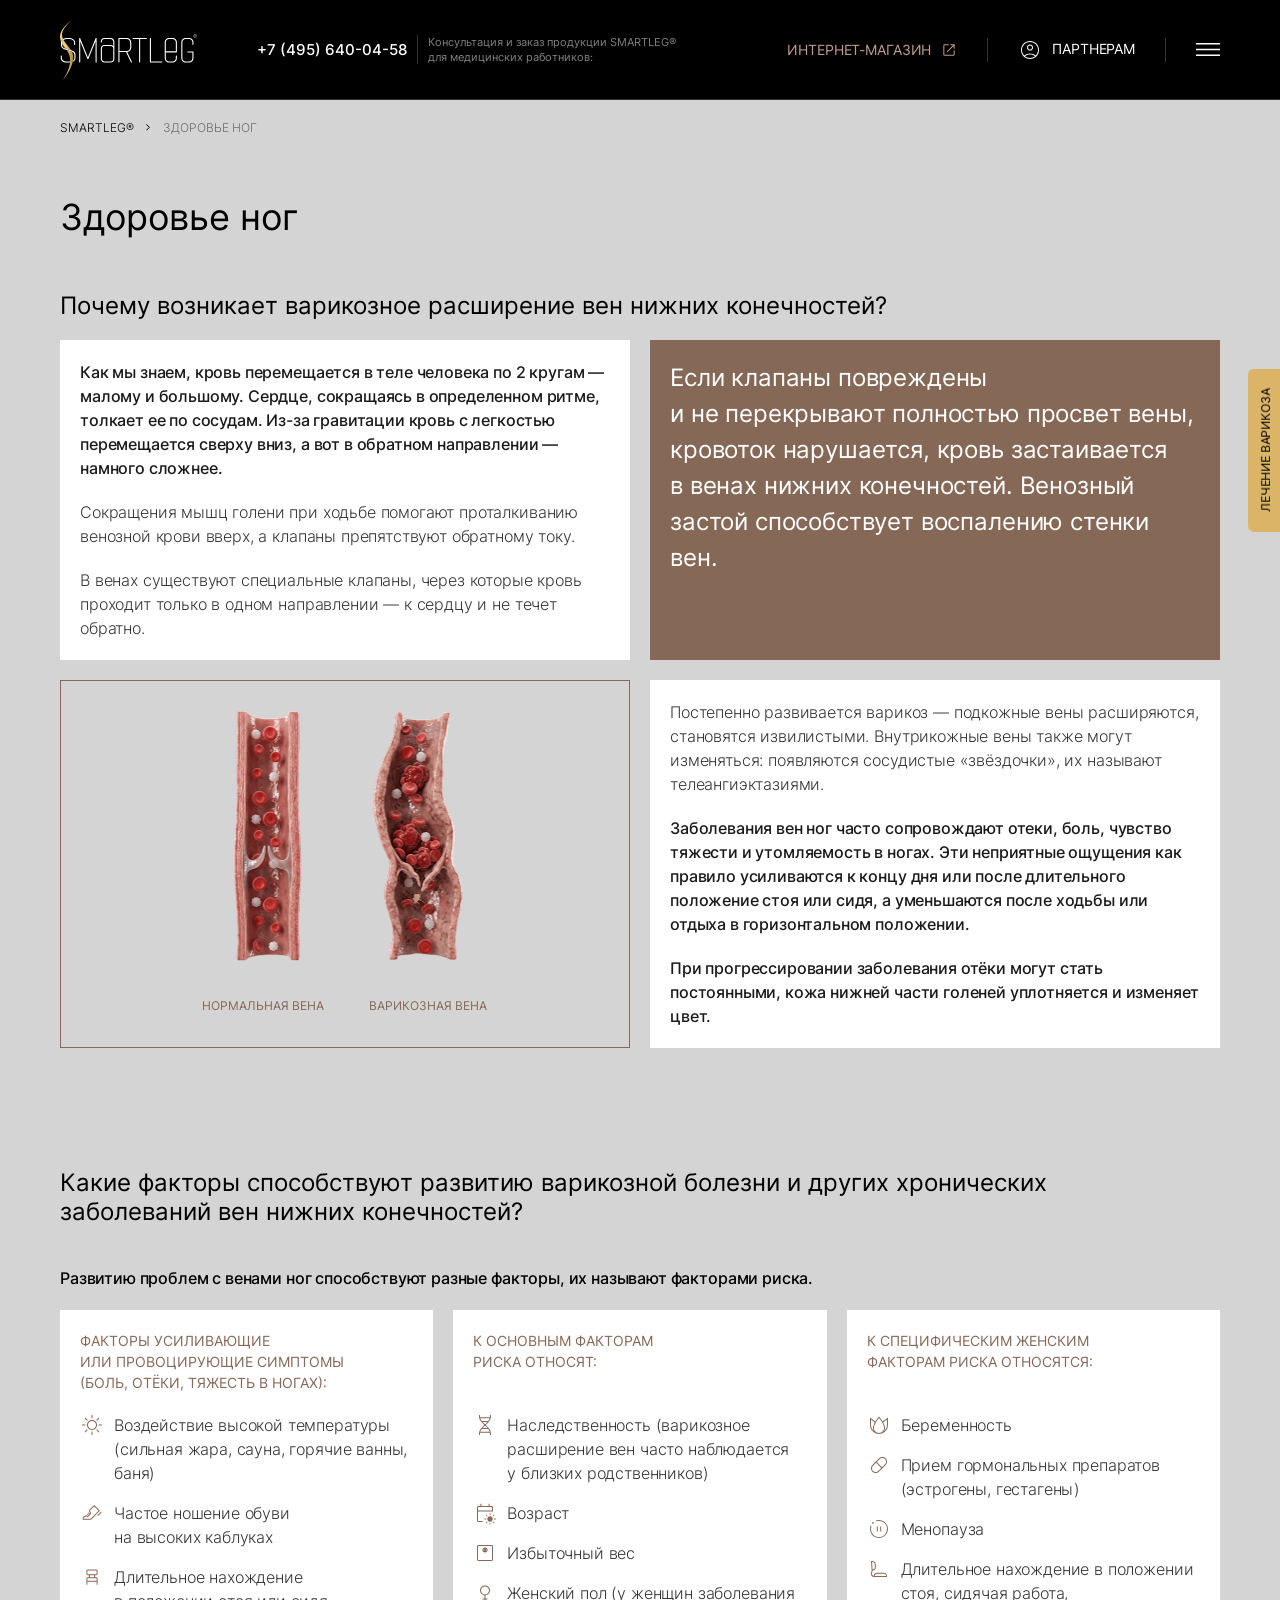
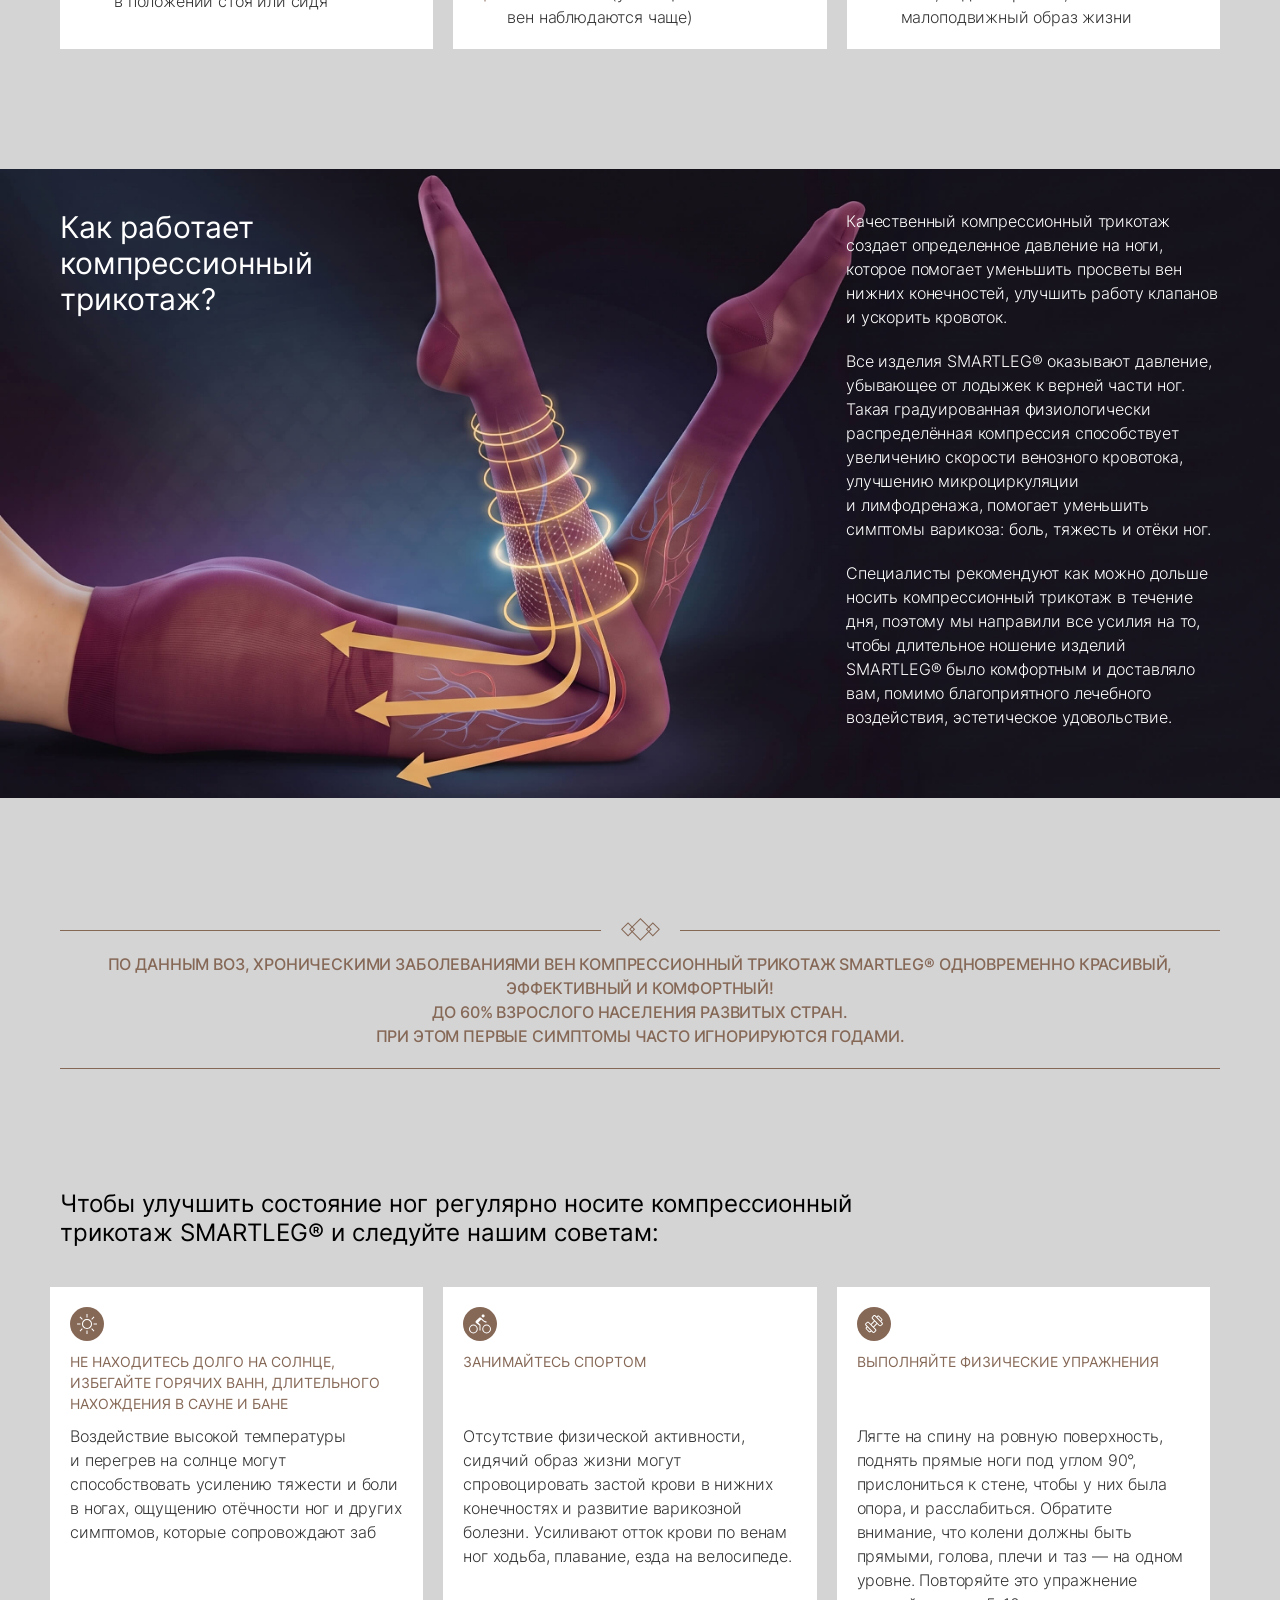
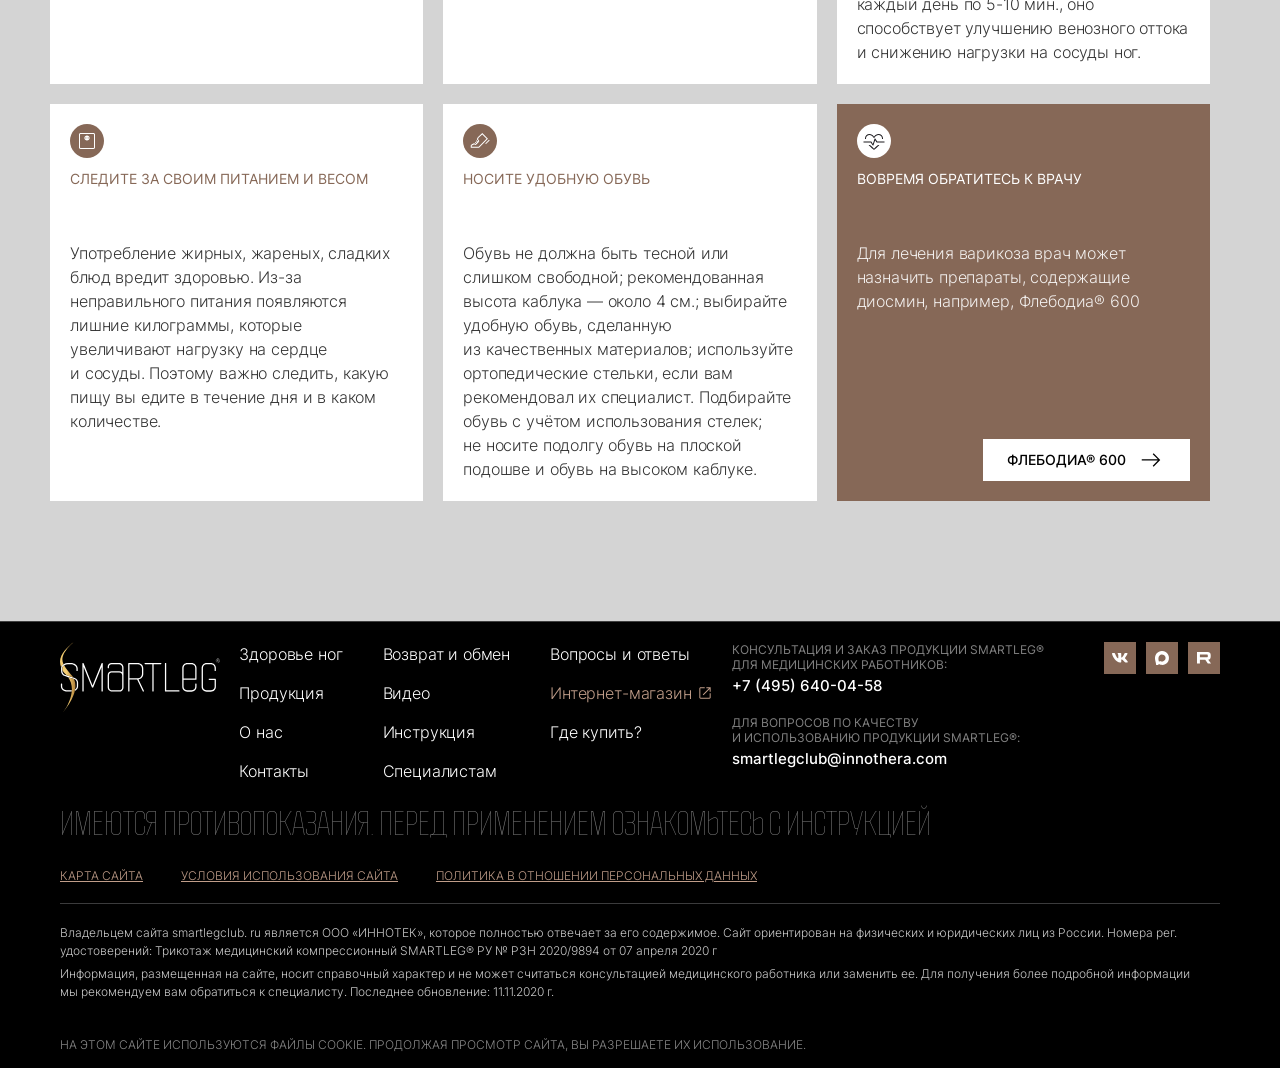
<file: smartleg-02-health.html>
<!DOCTYPE html>
<html lang="ru">
    <head>
        <meta charset="utf-8">
        <title>SMARTLEG&reg;</title>

        <link rel="stylesheet" href="css/fonts.css">
        <link rel="stylesheet" href="css/styles.css">
        <link rel="stylesheet" href="js/select2/select2.css">
        <link rel="stylesheet" href="js/swiper/swiper-bundle.min.css">

        <link rel="icon" href="favicon.svg" type="image/svg+xml">

        <meta http-equiv="x-ua-compatible" content="ie=edge">
        <meta name="viewport" content="width=device-width">
    </head>

    <body>

        <!-- wrapper -->
        <div class="wrapper">

            <!-- wrapper inner -->
            <div class="wrapper-inner">

                <header>
                    <div class="container">
                        <div class="header-inner">
                            <div class="header-left">
                                <div class="header-logo"><a href="#"><img src="images/logo.svg" alt=""></a></div>
                                <div class="header-consult">
                                    <div class="header-consult-phone"><a href="tel:+74956400458">+7 (495) 640-04-58</a></div>
                                    <div class="header-consult-text">Консультация и&nbsp;заказ продукции SMARTLEG&reg;<br> для&nbsp;медицинских работников:</div>
                                </div>
                            </div>
                            <div class="header-right">
                                <div class="header-shop-link">
                                    <a href="#"><strong><span>Интернет-</span>магазин</strong><svg><use xlink:href="images/sprite.svg#icon-ext-link"></use></svg><svg><use xlink:href="images/sprite.svg#icon-cart"></use></svg></a>
                                </div>
                                <div class="header-right-sep"></div>
                                <div class="header-user">
                                    <a href="#"><svg><use xlink:href="images/sprite.svg#icon-user"></use></svg><span>Партнерам</span></a>
                                </div>
                                <div class="header-right-sep"></div>
                                <div class="burger-menu-link">
                                    <a href="#"><svg><use xlink:href="images/sprite.svg#burger-menu-link"></use></svg><svg><use xlink:href="images/sprite.svg#burger-menu-close"></use></svg></a>
                                </div>
                            </div>
                        </div>
                    </div>

                    <div class="header-burger">
                        <div class="container">
                            <div class="header-burger-inner">
                                <div class="header-burder-menu">
                                    <ul>
                                        <li><a href="#">Здоровье ног</a></li>
                                        <li><a href="#">Продукция</a></li>
                                        <li><a href="#">О&nbsp;нас</a></li>
                                        <li><a href="#">Контакты</a></li>
                                    </ul>
                                    <ul>
                                        <li><a href="#">Возврат и&nbsp;обмен</a></li>
                                        <li><a href="#">Видео</a></li>
                                        <li><a href="#">Инструкция</a></li>
                                        <li><a href="#">Специалистам</a></li>
                                    </ul>
                                    <ul>
                                        <li><a href="#">Вопросы и ответы</a></li>
                                        <li><a href="#" class="header-burder-menu-shop">Интернет-магазин<svg><use xlink:href="images/sprite.svg#icon-ext-link"></use></svg></a></li>
                                        <li><a href="#">Где купить?</a></li>
                                    </ul>
                                </div>
                                <div class="header-burger-right">
                                    <div class="header-burger-contacts">
                                        <div class="header-burger-contacts-item">
                                            <div class="header-burger-contacts-title">Консультация и&nbsp;заказ продукции SMARTLEG&reg;<br> для&nbsp;медицинских работников:</div>
                                            <div class="header-burger-contacts-value"><a href="tel:+74956400458">+7 (495) 640-04-58</a></div>
                                        </div>

                                        <div class="header-burger-contacts-item">
                                            <div class="header-burger-contacts-title">Для&nbsp;вопросов по&nbsp;качеству<br> и&nbsp;использованию продукции SMARTLEG&reg;:</div>
                                            <div class="header-burger-contacts-value"><a href="mailto:smartlegclub@innothera.com">smartlegclub@innothera.com</a></div>
                                        </div>
                                    </div>

                                    <div class="header-burger-social">
                                        <a href="#" target="_blank"><svg><use xlink:href="images/sprite.svg#footer-social-vk"></use></svg></a>
                                        <a href="#" target="_blank"><svg><use xlink:href="images/sprite.svg#footer-social-max"></use></svg></a>
                                        <a href="#" target="_blank"><svg><use xlink:href="images/sprite.svg#footer-social-rt"></use></svg></a>
                                    </div>
                                </div>
                            </div>
                        </div>
                    </div>
                </header>

                <!-- container -->
                <div class="container">

                    <div class="breadcrumbs" itemscope itemtype="http://schema.org/BreadcrumbList"><div itemprop="itemListElement" itemscope itemtype="https://schema.org/ListItem"><a href="#" title="SMARTLEG&reg;" itemprop="item"><span itemprop="name">SMARTLEG&reg;</span><meta itemprop="position" content="1" /></a></div><div itemprop="itemListElement" itemscope itemtype="https://schema.org/ListItem"><svg><use xlink:href="images/sprite.svg#breadcrumbs"></use></svg><div title="Здоровье ног" itemprop="item"><span itemprop="name">Здоровье ног</span><meta itemprop="position" content="2" /></div></div></div>
                    <div class="breadcrumbs-mobile"><a href="#"><svg><use xlink:href="images/sprite.svg#breadcrumbs"></use></svg>SMARTLEG&reg;</a></div>

                    <h1>Здоровье ног</h1>

                    <!-- health -->
                    <div class="health">

                        <!-- health section -->
                        <div class="health-section">
                            <h2>Почему возникает варикозное расширение вен нижних конечностей?</h2>
                            <div class="health-why-list">
                                <div class="health-why-item">
                                    <p><strong>Как мы&nbsp;знаем, кровь перемещается в&nbsp;теле человека по&nbsp;2&nbsp;кругам&nbsp;&mdash; малому и&nbsp;большому. Сердце, сокращаясь в&nbsp;определенном ритме, толкает ее&nbsp;по&nbsp;сосудам. Из-за гравитации кровь с&nbsp;легкостью перемещается сверху вниз, а&nbsp;вот в&nbsp;обратном направлении&nbsp;&mdash; намного сложнее.</strong></p>
                                    <p>Сокращения мышц голени при ходьбе помогают проталкиванию венозной крови вверх, а&nbsp;клапаны препятствуют обратному току.</p>
                                    <p>В&nbsp;венах существуют специальные клапаны, через которые кровь проходит только в&nbsp;одном направлении&nbsp;&mdash; к&nbsp;сердцу и&nbsp;не&nbsp;течет обратно.</p>
                                </div>
                                <div class="health-why-item">
                                    Если клапаны повреждены и&nbsp;не&nbsp;перекрывают полностью просвет вены, кровоток нарушается, кровь застаивается в&nbsp;венах нижних конечностей. Венозный застой способствует воспалению стенки вен.
                                </div>
                                <div class="health-why-item">
                                    <div class="health-why-compare">
                                        <div class="health-why-compare-img"><img src="images/health-why-compare.png" alt=""></div>
                                        <div class="health-why-compare-text">
                                            <span>Нормальная вена</span>
                                            <span>Варикозная вена</span>
                                        </div>
                                    </div>
                                </div>
                                <div class="health-why-item">
                                    <p>Постепенно развивается варикоз&nbsp;&mdash; подкожные вены расширяются, становятся извилистыми. Внутрикожные вены также могут изменяться: появляются сосудистые &laquo;звёздочки&raquo;, их&nbsp;называют телеангиэктазиями.</p>
                                    <p><strong>Заболевания вен ног часто сопровождают отеки, боль, чувство тяжести и&nbsp;утомляемость в&nbsp;ногах. Эти неприятные ощущения как правило усиливаются к&nbsp;концу дня или после длительного положение стоя или сидя, а&nbsp;уменьшаются после ходьбы или отдыха в&nbsp;горизонтальном положении.</strong></p>
                                    <p><strong>При прогрессировании заболевания отёки могут стать постоянными, кожа нижней части голеней уплотняется и&nbsp;изменяет цвет.</strong></p>
                                </div>
                            </div>
                        </div>
                        <!-- health section END -->

                        <!-- health section -->
                        <div class="health-section">
                            <h2>Какие факторы способствуют развитию варикозной болезни и&nbsp;других хронических<br> заболеваний вен нижних конечностей?</h2>
                            <div class="health-risks">
                                <div class="health-risks-text">Развитию проблем с&nbsp;венами ног способствуют разные факторы, их&nbsp;называют факторами риска.</div>
                                <div class="health-risks-list">
                                    <div class="swiper">
                                        <div class="swiper-wrapper">
                                            <div class="swiper-slide">
                                                <div class="health-risks-list-inner">
                                                    <div class="health-risks-item">
                                                        <div class="health-risks-item-title">Факторы усиливающие<br> или провоцирующие симптомы<br> (боль, отёки, тяжесть в&nbsp;ногах):</div>
                                                        <div class="health-risks-item-text">
                                                            <div class="health-risks-item-text-item">
                                                                <div class="health-risks-item-text-item-icon"><img src="files/health-risks-01.svg" alt=""></div>
                                                                <div class="health-risks-item-text-item-text">Воздействие высокой температуры (сильная жара, сауна, горячие ванны, баня)</div>
                                                            </div>
                                                            <div class="health-risks-item-text-item">
                                                                <div class="health-risks-item-text-item-icon"><img src="files/health-risks-02.svg" alt=""></div>
                                                                <div class="health-risks-item-text-item-text">Частое ношение обуви<br> на&nbsp;высоких каблуках</div>
                                                            </div>
                                                            <div class="health-risks-item-text-item">
                                                                <div class="health-risks-item-text-item-icon"><img src="files/health-risks-03.svg" alt=""></div>
                                                                <div class="health-risks-item-text-item-text">Длительное нахождение<br> в&nbsp;положении стоя или сидя</div>
                                                            </div>
                                                        </div>
                                                    </div>
                                                    <div class="health-risks-item">
                                                        <div class="health-risks-item-title">К&nbsp;основным факторам<br> риска относят:</div>
                                                        <div class="health-risks-item-text">
                                                            <div class="health-risks-item-text-item">
                                                                <div class="health-risks-item-text-item-icon"><img src="files/health-risks-04.svg" alt=""></div>
                                                                <div class="health-risks-item-text-item-text">Наследственность (варикозное расширение вен часто наблюдается у&nbsp;близких родственников)</div>
                                                            </div>
                                                            <div class="health-risks-item-text-item">
                                                                <div class="health-risks-item-text-item-icon"><img src="files/health-risks-05.svg" alt=""></div>
                                                                <div class="health-risks-item-text-item-text">Возраст</div>
                                                            </div>
                                                            <div class="health-risks-item-text-item">
                                                                <div class="health-risks-item-text-item-icon"><img src="files/health-risks-06.svg" alt=""></div>
                                                                <div class="health-risks-item-text-item-text">Избыточный вес</div>
                                                            </div>
                                                            <div class="health-risks-item-text-item">
                                                                <div class="health-risks-item-text-item-icon"><img src="files/health-risks-07.svg" alt=""></div>
                                                                <div class="health-risks-item-text-item-text">Женский пол (у&nbsp;женщин заболевания вен наблюдаются чаще)</div>
                                                            </div>
                                                        </div>
                                                    </div>
                                                    <div class="health-risks-item">
                                                        <div class="health-risks-item-title">К&nbsp;специфическим женским<br> факторам риска относятся:</div>
                                                        <div class="health-risks-item-text">
                                                            <div class="health-risks-item-text-item">
                                                                <div class="health-risks-item-text-item-icon"><img src="files/health-risks-08.svg" alt=""></div>
                                                                <div class="health-risks-item-text-item-text">Беременность</div>
                                                            </div>
                                                            <div class="health-risks-item-text-item">
                                                                <div class="health-risks-item-text-item-icon"><img src="files/health-risks-09.svg" alt=""></div>
                                                                <div class="health-risks-item-text-item-text">Прием гормональных препаратов<br> (эстрогены, гестагены)</div>
                                                            </div>
                                                            <div class="health-risks-item-text-item">
                                                                <div class="health-risks-item-text-item-icon"><img src="files/health-risks-10.svg" alt=""></div>
                                                                <div class="health-risks-item-text-item-text">Менопауза</div>
                                                            </div>
                                                            <div class="health-risks-item-text-item">
                                                                <div class="health-risks-item-text-item-icon"><img src="files/health-risks-11.svg" alt=""></div>
                                                                <div class="health-risks-item-text-item-text">Длительное нахождение в&nbsp;положении стоя, сидячая работа, малоподвижный образ жизни</div>
                                                            </div>
                                                        </div>
                                                    </div>
                                                </div>
                                            </div>
                                        </div>
                                    </div>
                                    <div class="swiper-scrollbar"></div>
                                </div>
                            </div>
                        </div>
                        <!-- health section END -->

                        <!-- health section -->
                        <div class="health-section health-how">
                            <h2>Как работает<br> компрессионный<br> трикотаж?</h2>
                            <div class="health-how-img-mobile"><img src="images/health-how-mobile.jpg" alt=""></div>
                            <div class="health-how-text">
                                <p>Качественный компрессионный трикотаж создает определенное давление на&nbsp;ноги, которое помогает уменьшить просветы вен нижних конечностей, улучшить работу клапанов и&nbsp;ускорить кровоток.</p>
                                <p>Все изделия SMARTLEG&reg; оказывают давление, убывающее от&nbsp;лодыжек к&nbsp;верней части ног. Такая градуированная физиологически распределённая компрессия способствует увеличению скорости венозного кровотока, улучшению микроциркуляции и&nbsp;лимфодренажа, помогает уменьшить симптомы варикоза: боль, тяжесть и&nbsp;отёки ног.</p>
                                <p>Специалисты рекомендуют как можно дольше носить компрессионный трикотаж в&nbsp;течение дня, поэтому мы&nbsp;направили все усилия на&nbsp;то, чтобы длительное ношение изделий SMARTLEG&reg; было комфортным и&nbsp;доставляло вам, помимо благоприятного лечебного воздействия, эстетическое удовольствие.</p>
                            </div>
                        </div>
                        <!-- health section END -->

                        <!-- health section -->
                        <div class="health-section">
                            <div class="health-notice">
                                <div class="health-notice-icon"><svg><use xlink:href="images/sprite.svg#ornament"></use></svg></div>
                                <div class="health-notice-text">По&nbsp;данным ВОЗ, хроническими заболеваниями вен Компрессионный трикотаж Smartleg&reg; одновременно красивый,<br> эффективный и&nbsp;комфортный!<br> До&nbsp;60% взрослого населения развитых стран.<br> При этом первые симптомы часто игнорируются годами.</div>
                            </div>
                        </div>
                        <!-- health section END -->

                        <!-- health section -->
                        <div class="health-section">
                            <h2>Чтобы улучшить состояние ног регулярно носите компрессионный<br> трикотаж SMARTLEG&reg; и&nbsp;следуйте нашим советам:</h2>
                            <div class="health-recommendations-list">
                                <div class="swiper">
                                    <div class="swiper-wrapper">
                                        <div class="swiper-slide">
                                            <div class="health-recommendations-list-inner">
                                                <div class="health-recommendations-item">
                                                    <div class="health-recommendations-item-icon"><img src="files/health-recommendations-01.svg" alt=""></div>
                                                    <div class="health-recommendations-item-title">Не&nbsp;находитесь долго на&nbsp;солнце, избегайте горячих ванн, длительного нахождения в&nbsp;сауне и&nbsp;бане</div>
                                                    <div class="health-recommendations-item-text">Воздействие высокой температуры и&nbsp;перегрев на&nbsp;солнце могут способствовать усилению тяжести и&nbsp;боли в&nbsp;ногах, ощущению отёчности ног и&nbsp;других симптомов, которые сопровождают заб</div>
                                                </div>
                                                <div class="health-recommendations-item">
                                                    <div class="health-recommendations-item-icon"><img src="files/health-recommendations-02.svg" alt=""></div>
                                                    <div class="health-recommendations-item-title">Занимайтесь спортом</div>
                                                    <div class="health-recommendations-item-text">Отсутствие физической активности, сидячий образ жизни могут спровоцировать застой крови в&nbsp;нижних конечностях и&nbsp;развитие варикозной болезни. Усиливают отток крови по&nbsp;венам ног ходьба, плавание, езда на&nbsp;велосипеде.</div>
                                                </div>
                                                <div class="health-recommendations-item">
                                                    <div class="health-recommendations-item-icon"><img src="files/health-recommendations-03.svg" alt=""></div>
                                                    <div class="health-recommendations-item-title">Выполняйте физические упражнения</div>
                                                    <div class="health-recommendations-item-text">Лягте на&nbsp;спину на&nbsp;ровную поверхность, поднять прямые ноги под углом&nbsp;90&deg;, прислониться к&nbsp;стене, чтобы у&nbsp;них была опора, и&nbsp;расслабиться. Обратите внимание, что колени должны быть прямыми, голова, плечи и&nbsp;таз&nbsp;&mdash; на&nbsp;одном уровне. Повторяйте это упражнение каждый день по&nbsp;5-10&nbsp;мин., оно способствует улучшению венозного оттока и&nbsp;снижению нагрузки на&nbsp;сосуды ног.</div>
                                                </div>
                                                <div class="health-recommendations-item">
                                                    <div class="health-recommendations-item-icon"><img src="files/health-recommendations-04.svg" alt=""></div>
                                                    <div class="health-recommendations-item-title">Следите за&nbsp;своим питанием и&nbsp;весом</div>
                                                    <div class="health-recommendations-item-text">Употребление жирных, жареных, сладких блюд вредит здоровью. Из-за неправильного питания появляются лишние килограммы, которые увеличивают нагрузку на&nbsp;сердце и&nbsp;сосуды. Поэтому важно следить, какую пищу вы&nbsp;едите в&nbsp;течение дня и&nbsp;в&nbsp;каком количестве.</div>
                                                </div>
                                                <div class="health-recommendations-item">
                                                    <div class="health-recommendations-item-icon"><img src="files/health-recommendations-05.svg" alt=""></div>
                                                    <div class="health-recommendations-item-title">Носите удобную обувь</div>
                                                    <div class="health-recommendations-item-text">Обувь не&nbsp;должна быть тесной или слишком свободной; рекомендованная высота каблука&nbsp;&mdash; около 4&nbsp;см.; выбирайте удобную обувь, сделанную из&nbsp;качественных материалов; используйте ортопедические стельки, если вам рекомендовал их&nbsp;специалист. Подбирайте обувь с&nbsp;учётом использования стелек; не&nbsp;носите подолгу обувь на&nbsp;плоской подошве и&nbsp;обувь на&nbsp;высоком каблуке.</div>
                                                </div>
                                                <div class="health-recommendations-item health-recommendations-item-phlebodia">
                                                    <div class="health-recommendations-item-icon"><img src="files/health-recommendations-06.svg" alt=""></div>
                                                    <div class="health-recommendations-item-title">Вовремя обратитесь к&nbsp;врачу</div>
                                                    <div class="health-recommendations-item-text">Для лечения варикоза врач может назначить препараты, содержащие диосмин, например, Флебодиа&reg;&nbsp;600</div>
                                                    <div class="health-recommendations-item-link"><a href="#" class="btn">Флебодиа&reg;&nbsp;600<svg><use xlink:href="images/sprite.svg#btn-arrow"></use></svg></a></div>
                                                </div>
                                            </div>
                                        </div>
                                    </div>
                                </div>
                                <div class="swiper-scrollbar"></div>
                            </div>
                        </div>
                        <!-- health section END -->

                    </div>
                    <!-- health END -->

                </div>
                <!-- container END -->

            </div>
            <!-- wrapper inner END -->

            <footer>
                <div class="container">
                    <div class="footer-container">
                        <div class="footer-content">
                            <div class="footer-left">
                                <div class="footer-logo"><img src="images/logo.svg" alt=""></div>
                                <div class="footer-user">
                                    <a href="#"><svg><use xlink:href="images/sprite.svg#icon-user"></use></svg></a>
                                </div>
                                <div class="footer-cart">
                                    <a href="#"><svg><use xlink:href="images/sprite.svg#icon-cart"></use></svg></a>
                                </div>
                            </div>

                            <div class="footer-menu">
                                <ul>
                                    <li><a href="#">Здоровье ног</a></li>
                                    <li><a href="#">Продукция</a></li>
                                    <li><a href="#">О&nbsp;нас</a></li>
                                    <li><a href="#">Контакты</a></li>
                                </ul>
                                <ul>
                                    <li><a href="#">Возврат и&nbsp;обмен</a></li>
                                    <li><a href="#">Видео</a></li>
                                    <li><a href="#">Инструкция</a></li>
                                    <li><a href="#">Специалистам</a></li>
                                </ul>
                                <ul>
                                    <li><a href="#">Вопросы и ответы</a></li>
                                    <li><a href="#" class="footer-menu-shop">Интернет-магазин<svg><use xlink:href="images/sprite.svg#icon-ext-link"></use></svg></a></li>
                                    <li><a href="#">Где купить?</a></li>
                                </ul>
                            </div>

                            <div class="footer-right">
                                <div class="footer-contacts">
                                    <div class="footer-contacts-item">
                                        <div class="footer-contacts-title">Консультация и&nbsp;заказ продукции SMARTLEG&reg;<br> для&nbsp;медицинских работников:</div>
                                        <div class="footer-contacts-value"><a href="tel:+74956400458">+7 (495) 640-04-58</a></div>
                                    </div>

                                    <div class="footer-contacts-item">
                                        <div class="footer-contacts-title">Для&nbsp;вопросов по&nbsp;качеству<br> и&nbsp;использованию продукции SMARTLEG&reg;:</div>
                                        <div class="footer-contacts-value"><a href="mailto:smartlegclub@innothera.com">smartlegclub@innothera.com</a></div>
                                    </div>
                                </div>

                                <div class="footer-social">
                                    <a href="#" target="_blank"><svg><use xlink:href="images/sprite.svg#footer-social-vk"></use></svg></a>
                                    <a href="#" target="_blank"><svg><use xlink:href="images/sprite.svg#footer-social-max"></use></svg></a>
                                    <a href="#" target="_blank"><svg><use xlink:href="images/sprite.svg#footer-social-rt"></use></svg></a>
                                </div>
                            </div>
                        </div>

                        <div class="footer-disclamer">Имеются противопоказания. Перед применением ознакомьтесь с&nbsp;инструкцией</div>

                        <div class="footer-links">
                            <div class="footer-link"><a href="#">Карта сайта</a></div>
                            <div class="footer-link"><a href="#">Условия использования сайта</a></div>
                            <div class="footer-link"><a href="#">Политика в&nbsp;отношении персональных данных</a></div>
                        </div>

                        <div class="footer-sep"></div>

                        <div class="footer-info">
                            <p>Владельцем сайта smartlegclub.&nbsp;ru&nbsp;является ООО &laquo;ИННОТЕК&raquo;, которое полностью отвечает за&nbsp;его содержимое. Сайт ориентирован на&nbsp;физических и&nbsp;юридических лиц из&nbsp;России. Номера рег. удостоверений: Трикотаж медицинский компрессионный SMARTLEG&reg; РУ &#8470; РЗН 2020/9894 от&nbsp;07&nbsp;апреля 2020&nbsp;г</p>
                            <p>Информация, размещенная на&nbsp;сайте, носит справочный характер и&nbsp;не&nbsp;может считаться консультацией медицинского работника или заменить&nbsp;ее. Для получения более подробной информации мы&nbsp;рекомендуем вам обратиться к&nbsp;специалисту. Последнее обновление: 11.11.2020&nbsp;г.</p>
                        </div>
                    </div>
                </div>
                <div class="footer-cookie">
                    <div class="container">
                        На&nbsp;этом сайте используются файлы cookie. Продолжая просмотр сайта, Вы&nbsp;разрешаете их&nbsp;использование.
                    </div>
                </div>
            </footer>

            <a href="#" class="up-link"><svg><use xlink:href="images/sprite.svg#up-link"></use></svg></a>
            <a href="https://phlebodia.ru/" class="phlebodia-link" target="_blank">Лечение варикоза</a>

        </div>
        <!-- wrapper END -->

        <script>
            var pathTemplate = './';
        </script>

        <script src="js/jquery-3.7.1.min.js"></script>
        <script src="js/jquery.mask.min.js"></script>
        <script src="js/validation/jquery.validate.min.js"></script>
        <script src="js/validation/messages_ru.js"></script>
        <script src="js/select2/select2.min.js"></script>
        <script src="js/select2/ru.js"></script>
        <script src="js/fileupload/jquery.ui.widget.js"></script>
        <script src="js/fileupload/jquery.iframe-transport.js"></script>
        <script src="js/fileupload/jquery.fileupload.js"></script>
        <script src="js/fileupload/jquery.fileupload-ui.js"></script>
        <script src="js/swiper/swiper-bundle.min.js"></script>
        <script src="js/tools.js"></script>

    </body>
</html>
</file>
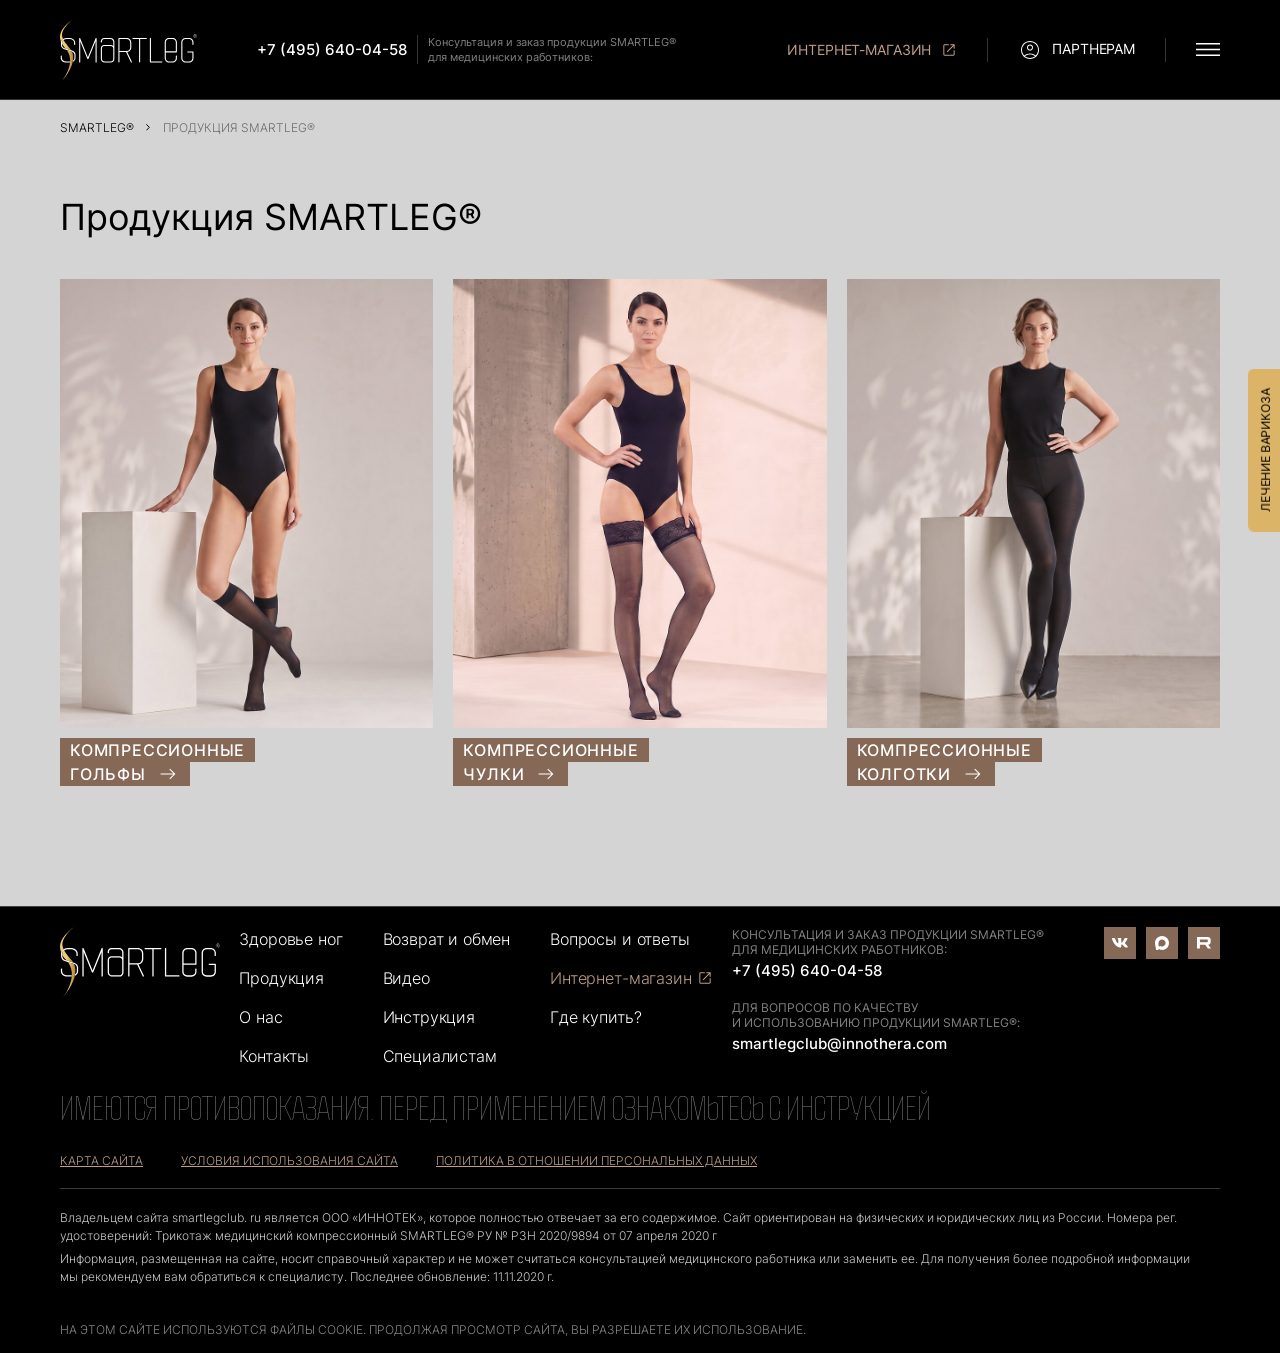
<file: smartleg-03-catalogue.html>
<!DOCTYPE html>
<html lang="ru">
    <head>
        <meta charset="utf-8">
        <title>SMARTLEG&reg;</title>

        <link rel="stylesheet" href="css/fonts.css">
        <link rel="stylesheet" href="css/styles.css">
        <link rel="stylesheet" href="js/select2/select2.css">
        <link rel="stylesheet" href="js/swiper/swiper-bundle.min.css">

        <link rel="icon" href="favicon.svg" type="image/svg+xml">

        <meta http-equiv="x-ua-compatible" content="ie=edge">
        <meta name="viewport" content="width=device-width">
    </head>

    <body>

        <!-- wrapper -->
        <div class="wrapper">

            <!-- wrapper inner -->
            <div class="wrapper-inner">

                <header>
                    <div class="container">
                        <div class="header-inner">
                            <div class="header-left">
                                <div class="header-logo"><a href="#"><img src="images/logo.svg" alt=""></a></div>
                                <div class="header-consult">
                                    <div class="header-consult-phone"><a href="tel:+74956400458">+7 (495) 640-04-58</a></div>
                                    <div class="header-consult-text">Консультация и&nbsp;заказ продукции SMARTLEG&reg;<br> для&nbsp;медицинских работников:</div>
                                </div>
                            </div>
                            <div class="header-right">
                                <div class="header-shop-link">
                                    <a href="#"><strong><span>Интернет-</span>магазин</strong><svg><use xlink:href="images/sprite.svg#icon-ext-link"></use></svg><svg><use xlink:href="images/sprite.svg#icon-cart"></use></svg></a>
                                </div>
                                <div class="header-right-sep"></div>
                                <div class="header-user">
                                    <a href="#"><svg><use xlink:href="images/sprite.svg#icon-user"></use></svg><span>Партнерам</span></a>
                                </div>
                                <div class="header-right-sep"></div>
                                <div class="burger-menu-link">
                                    <a href="#"><svg><use xlink:href="images/sprite.svg#burger-menu-link"></use></svg><svg><use xlink:href="images/sprite.svg#burger-menu-close"></use></svg></a>
                                </div>
                            </div>
                        </div>
                    </div>

                    <div class="header-burger">
                        <div class="container">
                            <div class="header-burger-inner">
                                <div class="header-burder-menu">
                                    <ul>
                                        <li><a href="#">Здоровье ног</a></li>
                                        <li><a href="#">Продукция</a></li>
                                        <li><a href="#">О&nbsp;нас</a></li>
                                        <li><a href="#">Контакты</a></li>
                                    </ul>
                                    <ul>
                                        <li><a href="#">Возврат и&nbsp;обмен</a></li>
                                        <li><a href="#">Видео</a></li>
                                        <li><a href="#">Инструкция</a></li>
                                        <li><a href="#">Специалистам</a></li>
                                    </ul>
                                    <ul>
                                        <li><a href="#">Вопросы и ответы</a></li>
                                        <li><a href="#" class="header-burder-menu-shop">Интернет-магазин<svg><use xlink:href="images/sprite.svg#icon-ext-link"></use></svg></a></li>
                                        <li><a href="#">Где купить?</a></li>
                                    </ul>
                                </div>
                                <div class="header-burger-right">
                                    <div class="header-burger-contacts">
                                        <div class="header-burger-contacts-item">
                                            <div class="header-burger-contacts-title">Консультация и&nbsp;заказ продукции SMARTLEG&reg;<br> для&nbsp;медицинских работников:</div>
                                            <div class="header-burger-contacts-value"><a href="tel:+74956400458">+7 (495) 640-04-58</a></div>
                                        </div>

                                        <div class="header-burger-contacts-item">
                                            <div class="header-burger-contacts-title">Для&nbsp;вопросов по&nbsp;качеству<br> и&nbsp;использованию продукции SMARTLEG&reg;:</div>
                                            <div class="header-burger-contacts-value"><a href="mailto:smartlegclub@innothera.com">smartlegclub@innothera.com</a></div>
                                        </div>
                                    </div>

                                    <div class="header-burger-social">
                                        <a href="#" target="_blank"><svg><use xlink:href="images/sprite.svg#footer-social-vk"></use></svg></a>
                                        <a href="#" target="_blank"><svg><use xlink:href="images/sprite.svg#footer-social-max"></use></svg></a>
                                        <a href="#" target="_blank"><svg><use xlink:href="images/sprite.svg#footer-social-rt"></use></svg></a>
                                    </div>
                                </div>
                            </div>
                        </div>
                    </div>
                </header>

                <!-- container -->
                <div class="container">

                    <div class="breadcrumbs" itemscope itemtype="http://schema.org/BreadcrumbList"><div itemprop="itemListElement" itemscope itemtype="https://schema.org/ListItem"><a href="#" title="SMARTLEG&reg;" itemprop="item"><span itemprop="name">SMARTLEG&reg;</span><meta itemprop="position" content="1" /></a></div><div itemprop="itemListElement" itemscope itemtype="https://schema.org/ListItem"><svg><use xlink:href="images/sprite.svg#breadcrumbs"></use></svg><div title="Продукция SMARTLEG&reg;" itemprop="item"><span itemprop="name">Продукция SMARTLEG&reg;</span><meta itemprop="position" content="2" /></div></div></div>
                    <div class="breadcrumbs-mobile"><a href="#"><svg><use xlink:href="images/sprite.svg#breadcrumbs"></use></svg>SMARTLEG&reg;</a></div>

                    <h1>Продукция SMARTLEG&reg;</h1>

                    <!-- catalogue category -->
                    <div class="catalogue-category">

                        <!-- catalogue category item -->
                        <a href="#" class="catalogue-category-item">
                            <div class="catalogue-category-item-photo"><img src="files/catalogue-category-02.jpg" alt=""></div>
                            <div class="catalogue-category-item-title"><span>Компрессионные</span><span>гольфы<svg><use xlink:href="images/sprite.svg#btn-arrow"></use></svg></span></div>
                        </a>
                        <!-- catalogue category item END -->

                        <!-- catalogue category item -->
                        <a href="#" class="catalogue-category-item">
                            <div class="catalogue-category-item-photo"><img src="files/catalogue-category-03.jpg" alt=""></div>
                            <div class="catalogue-category-item-title"><span>Компрессионные</span><span>чулки<svg><use xlink:href="images/sprite.svg#btn-arrow"></use></svg></span></div>
                        </a>
                        <!-- catalogue category item END -->

                        <!-- catalogue category item -->
                        <a href="#" class="catalogue-category-item">
                            <div class="catalogue-category-item-photo"><img src="files/catalogue-category-01.jpg" alt=""></div>
                            <div class="catalogue-category-item-title"><span>Компрессионные</span><span>колготки<svg><use xlink:href="images/sprite.svg#btn-arrow"></use></svg></span></div>
                        </a>
                        <!-- catalogue category item END -->

                    </div>
                    <!-- catalogue category END -->

                </div>
                <!-- container END -->

            </div>
            <!-- wrapper inner END -->

            <footer>
                <div class="container">
                    <div class="footer-container">
                        <div class="footer-content">
                            <div class="footer-left">
                                <div class="footer-logo"><img src="images/logo.svg" alt=""></div>
                                <div class="footer-user">
                                    <a href="#"><svg><use xlink:href="images/sprite.svg#icon-user"></use></svg></a>
                                </div>
                                <div class="footer-cart">
                                    <a href="#"><svg><use xlink:href="images/sprite.svg#icon-cart"></use></svg></a>
                                </div>
                            </div>

                            <div class="footer-menu">
                                <ul>
                                    <li><a href="#">Здоровье ног</a></li>
                                    <li><a href="#">Продукция</a></li>
                                    <li><a href="#">О&nbsp;нас</a></li>
                                    <li><a href="#">Контакты</a></li>
                                </ul>
                                <ul>
                                    <li><a href="#">Возврат и&nbsp;обмен</a></li>
                                    <li><a href="#">Видео</a></li>
                                    <li><a href="#">Инструкция</a></li>
                                    <li><a href="#">Специалистам</a></li>
                                </ul>
                                <ul>
                                    <li><a href="#">Вопросы и ответы</a></li>
                                    <li><a href="#" class="footer-menu-shop">Интернет-магазин<svg><use xlink:href="images/sprite.svg#icon-ext-link"></use></svg></a></li>
                                    <li><a href="#">Где купить?</a></li>
                                </ul>
                            </div>

                            <div class="footer-right">
                                <div class="footer-contacts">
                                    <div class="footer-contacts-item">
                                        <div class="footer-contacts-title">Консультация и&nbsp;заказ продукции SMARTLEG&reg;<br> для&nbsp;медицинских работников:</div>
                                        <div class="footer-contacts-value"><a href="tel:+74956400458">+7 (495) 640-04-58</a></div>
                                    </div>

                                    <div class="footer-contacts-item">
                                        <div class="footer-contacts-title">Для&nbsp;вопросов по&nbsp;качеству<br> и&nbsp;использованию продукции SMARTLEG&reg;:</div>
                                        <div class="footer-contacts-value"><a href="mailto:smartlegclub@innothera.com">smartlegclub@innothera.com</a></div>
                                    </div>
                                </div>

                                <div class="footer-social">
                                    <a href="#" target="_blank"><svg><use xlink:href="images/sprite.svg#footer-social-vk"></use></svg></a>
                                    <a href="#" target="_blank"><svg><use xlink:href="images/sprite.svg#footer-social-max"></use></svg></a>
                                    <a href="#" target="_blank"><svg><use xlink:href="images/sprite.svg#footer-social-rt"></use></svg></a>
                                </div>
                            </div>
                        </div>

                        <div class="footer-disclamer">Имеются противопоказания. Перед применением ознакомьтесь с&nbsp;инструкцией</div>

                        <div class="footer-links">
                            <div class="footer-link"><a href="#">Карта сайта</a></div>
                            <div class="footer-link"><a href="#">Условия использования сайта</a></div>
                            <div class="footer-link"><a href="#">Политика в&nbsp;отношении персональных данных</a></div>
                        </div>

                        <div class="footer-sep"></div>

                        <div class="footer-info">
                            <p>Владельцем сайта smartlegclub.&nbsp;ru&nbsp;является ООО &laquo;ИННОТЕК&raquo;, которое полностью отвечает за&nbsp;его содержимое. Сайт ориентирован на&nbsp;физических и&nbsp;юридических лиц из&nbsp;России. Номера рег. удостоверений: Трикотаж медицинский компрессионный SMARTLEG&reg; РУ &#8470; РЗН 2020/9894 от&nbsp;07&nbsp;апреля 2020&nbsp;г</p>
                            <p>Информация, размещенная на&nbsp;сайте, носит справочный характер и&nbsp;не&nbsp;может считаться консультацией медицинского работника или заменить&nbsp;ее. Для получения более подробной информации мы&nbsp;рекомендуем вам обратиться к&nbsp;специалисту. Последнее обновление: 11.11.2020&nbsp;г.</p>
                        </div>
                    </div>
                </div>
                <div class="footer-cookie">
                    <div class="container">
                        На&nbsp;этом сайте используются файлы cookie. Продолжая просмотр сайта, Вы&nbsp;разрешаете их&nbsp;использование.
                    </div>
                </div>
            </footer>

            <a href="#" class="up-link"><svg><use xlink:href="images/sprite.svg#up-link"></use></svg></a>
            <a href="https://phlebodia.ru/" class="phlebodia-link" target="_blank">Лечение варикоза</a>

        </div>
        <!-- wrapper END -->

        <script>
            var pathTemplate = './';
        </script>

        <script src="js/jquery-3.7.1.min.js"></script>
        <script src="js/jquery.mask.min.js"></script>
        <script src="js/validation/jquery.validate.min.js"></script>
        <script src="js/validation/messages_ru.js"></script>
        <script src="js/select2/select2.min.js"></script>
        <script src="js/select2/ru.js"></script>
        <script src="js/fileupload/jquery.ui.widget.js"></script>
        <script src="js/fileupload/jquery.iframe-transport.js"></script>
        <script src="js/fileupload/jquery.fileupload.js"></script>
        <script src="js/fileupload/jquery.fileupload-ui.js"></script>
        <script src="js/swiper/swiper-bundle.min.js"></script>
        <script src="js/tools.js"></script>

    </body>
</html>
</file>
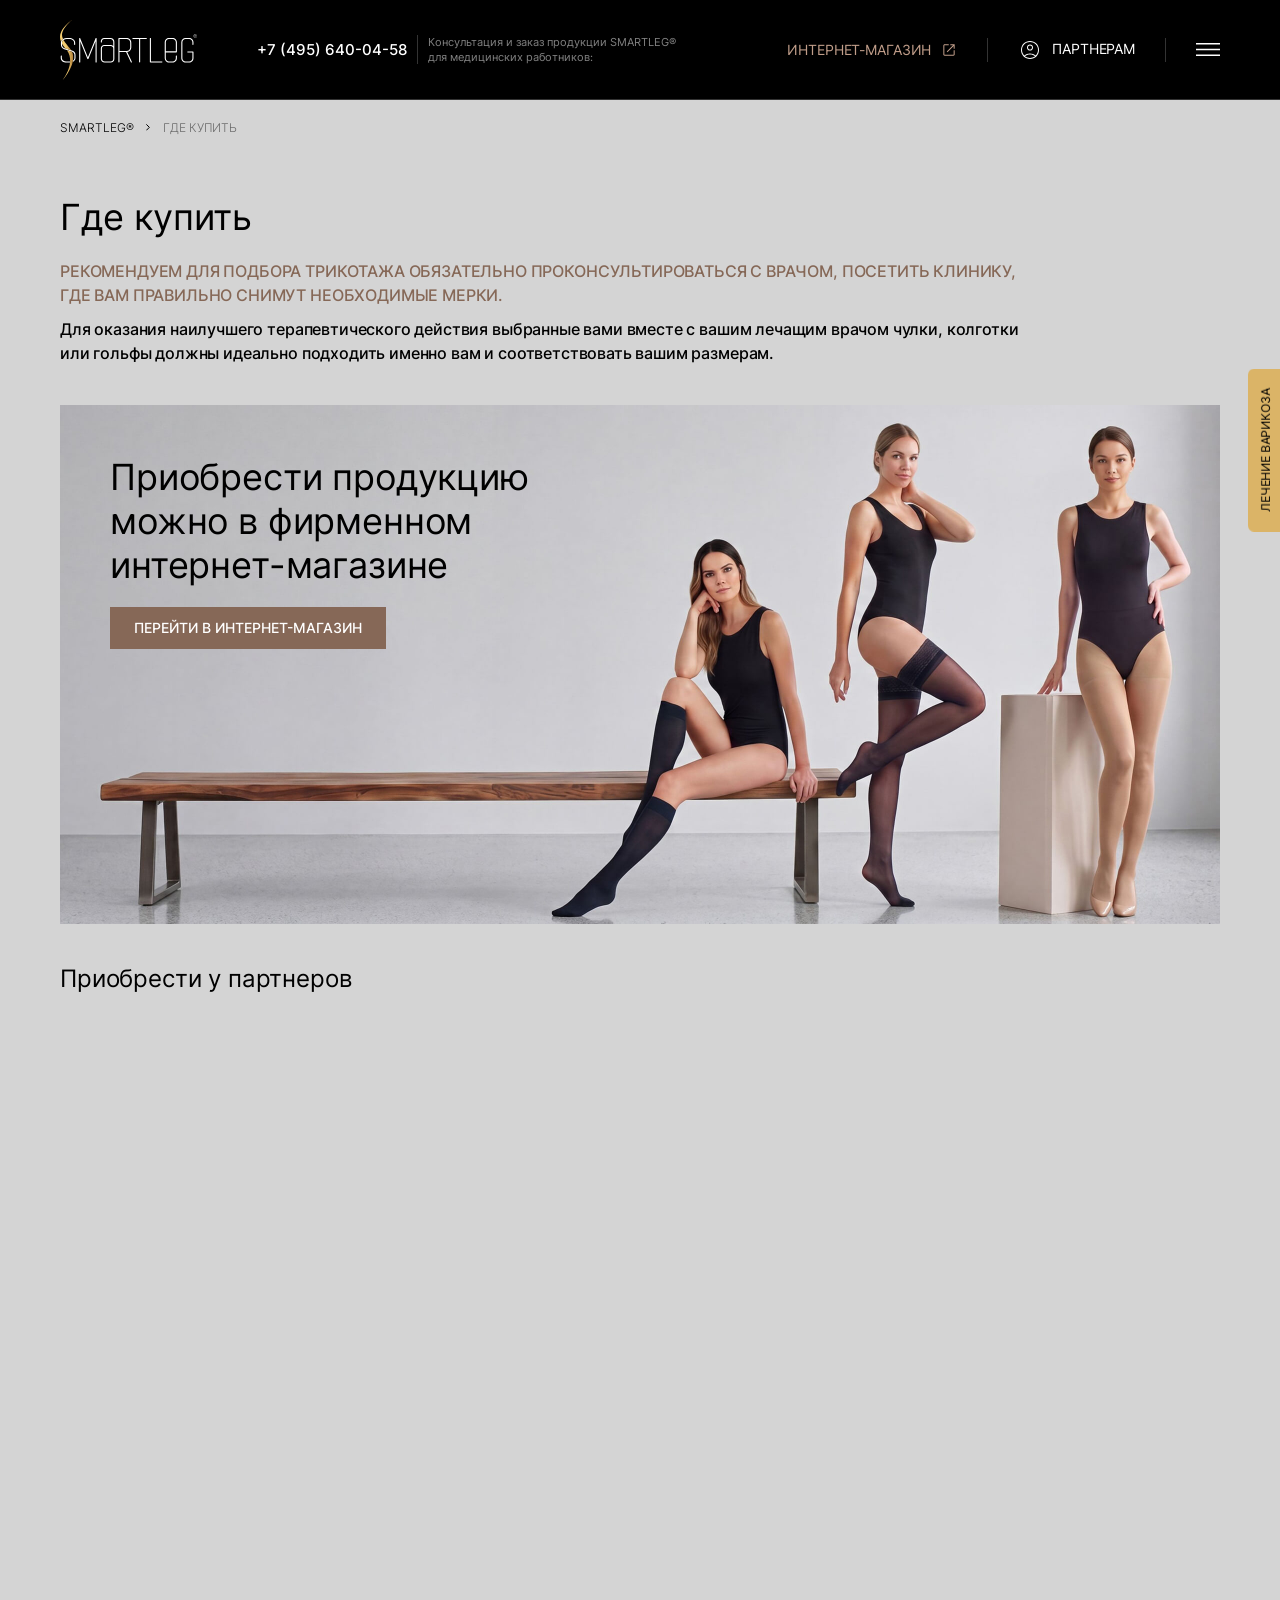
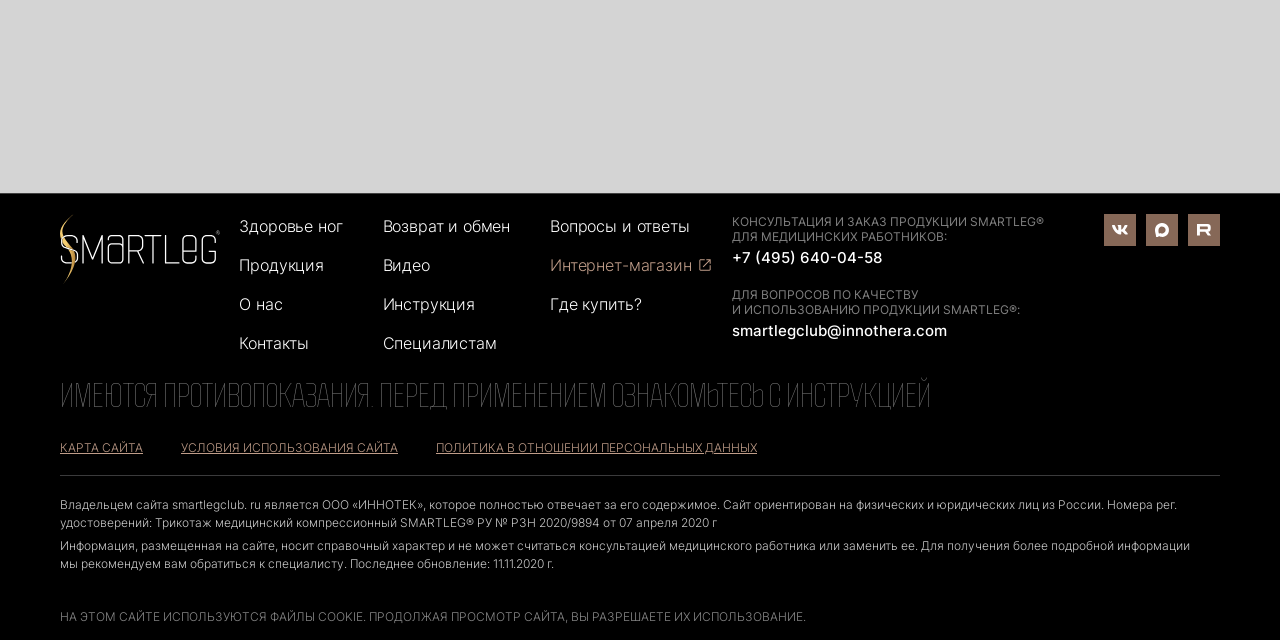
<file: smartleg-04-buy.html>
<!DOCTYPE html>
<html lang="ru">
    <head>
        <meta charset="utf-8">
        <title>SMARTLEG&reg;</title>

        <link rel="stylesheet" href="css/fonts.css">
        <link rel="stylesheet" href="css/styles.css">
        <link rel="stylesheet" href="js/select2/select2.css">
        <link rel="stylesheet" href="js/swiper/swiper-bundle.min.css">

        <link rel="icon" href="favicon.svg" type="image/svg+xml">

        <meta http-equiv="x-ua-compatible" content="ie=edge">
        <meta name="viewport" content="width=device-width">
    </head>

    <body>

        <!-- wrapper -->
        <div class="wrapper">

            <!-- wrapper inner -->
            <div class="wrapper-inner">

                <header>
                    <div class="container">
                        <div class="header-inner">
                            <div class="header-left">
                                <div class="header-logo"><a href="#"><img src="images/logo.svg" alt=""></a></div>
                                <div class="header-consult">
                                    <div class="header-consult-phone"><a href="tel:+74956400458">+7 (495) 640-04-58</a></div>
                                    <div class="header-consult-text">Консультация и&nbsp;заказ продукции SMARTLEG&reg;<br> для&nbsp;медицинских работников:</div>
                                </div>
                            </div>
                            <div class="header-right">
                                <div class="header-shop-link">
                                    <a href="#"><strong><span>Интернет-</span>магазин</strong><svg><use xlink:href="images/sprite.svg#icon-ext-link"></use></svg><svg><use xlink:href="images/sprite.svg#icon-cart"></use></svg></a>
                                </div>
                                <div class="header-right-sep"></div>
                                <div class="header-user">
                                    <a href="#"><svg><use xlink:href="images/sprite.svg#icon-user"></use></svg><span>Партнерам</span></a>
                                </div>
                                <div class="header-right-sep"></div>
                                <div class="burger-menu-link">
                                    <a href="#"><svg><use xlink:href="images/sprite.svg#burger-menu-link"></use></svg><svg><use xlink:href="images/sprite.svg#burger-menu-close"></use></svg></a>
                                </div>
                            </div>
                        </div>
                    </div>

                    <div class="header-burger">
                        <div class="container">
                            <div class="header-burger-inner">
                                <div class="header-burder-menu">
                                    <ul>
                                        <li><a href="#">Здоровье ног</a></li>
                                        <li><a href="#">Продукция</a></li>
                                        <li><a href="#">О&nbsp;нас</a></li>
                                        <li><a href="#">Контакты</a></li>
                                    </ul>
                                    <ul>
                                        <li><a href="#">Возврат и&nbsp;обмен</a></li>
                                        <li><a href="#">Видео</a></li>
                                        <li><a href="#">Инструкция</a></li>
                                        <li><a href="#">Специалистам</a></li>
                                    </ul>
                                    <ul>
                                        <li><a href="#">Вопросы и ответы</a></li>
                                        <li><a href="#" class="header-burder-menu-shop">Интернет-магазин<svg><use xlink:href="images/sprite.svg#icon-ext-link"></use></svg></a></li>
                                        <li><a href="#">Где купить?</a></li>
                                    </ul>
                                </div>
                                <div class="header-burger-right">
                                    <div class="header-burger-contacts">
                                        <div class="header-burger-contacts-item">
                                            <div class="header-burger-contacts-title">Консультация и&nbsp;заказ продукции SMARTLEG&reg;<br> для&nbsp;медицинских работников:</div>
                                            <div class="header-burger-contacts-value"><a href="tel:+74956400458">+7 (495) 640-04-58</a></div>
                                        </div>

                                        <div class="header-burger-contacts-item">
                                            <div class="header-burger-contacts-title">Для&nbsp;вопросов по&nbsp;качеству<br> и&nbsp;использованию продукции SMARTLEG&reg;:</div>
                                            <div class="header-burger-contacts-value"><a href="mailto:smartlegclub@innothera.com">smartlegclub@innothera.com</a></div>
                                        </div>
                                    </div>

                                    <div class="header-burger-social">
                                        <a href="#" target="_blank"><svg><use xlink:href="images/sprite.svg#footer-social-vk"></use></svg></a>
                                        <a href="#" target="_blank"><svg><use xlink:href="images/sprite.svg#footer-social-max"></use></svg></a>
                                        <a href="#" target="_blank"><svg><use xlink:href="images/sprite.svg#footer-social-rt"></use></svg></a>
                                    </div>
                                </div>
                            </div>
                        </div>
                    </div>
                </header>

                <!-- container -->
                <div class="container">

                    <div class="breadcrumbs" itemscope itemtype="http://schema.org/BreadcrumbList"><div itemprop="itemListElement" itemscope itemtype="https://schema.org/ListItem"><a href="#" title="SMARTLEG&reg;" itemprop="item"><span itemprop="name">SMARTLEG&reg;</span><meta itemprop="position" content="1" /></a></div><div itemprop="itemListElement" itemscope itemtype="https://schema.org/ListItem"><svg><use xlink:href="images/sprite.svg#breadcrumbs"></use></svg><div title="Где купить" itemprop="item"><span itemprop="name">Где купить</span><meta itemprop="position" content="2" /></div></div></div>
                    <div class="breadcrumbs-mobile"><a href="#"><svg><use xlink:href="images/sprite.svg#breadcrumbs"></use></svg>SMARTLEG&reg;</a></div>

                    <h1>Где купить</h1>

                    <div class="buy-recommend">Рекомендуем для подбора трикотажа обязательно проконсультироваться с&nbsp;врачом, посетить клинику,<br> где вам правильно снимут необходимые мерки.</div>
                    <div class="buy-notice">Для оказания наилучшего терапевтического действия выбранные вами вместе с&nbsp;вашим лечащим врачом чулки, колготки<br> или гольфы должны идеально подходить именно вам и&nbsp;соответствовать вашим размерам.</div>
                    <div class="buy-shop">
                        <div class="buy-shop-content">
                            <div class="buy-shop-title">Приобрести продукцию<br> можно в&nbsp;фирменном<br> интернет-магазине</div>
                            <div class="buy-shop-link"><a href="#" class="btn">перейти в&nbsp;интернет-магазин</a></div>
                        </div>
                    </div>

                    <div class="buy-partners">
                        <div class="buy-partners-title">Приобрести у&nbsp;партнеров</div>
                        <div class="buy-partners-map" id="map"></div>
                        <script src="https://api-maps.yandex.ru/v3/?apikey=e57c585d-ec7d-41bf-af46-c8d197dc63c8&lang=ru_RU"></script>
                        <script>
                            const coords = [37.617644, 55.605819];
                            const points = [
                                {'name':'СМ-Клиника','coords':[55.825699, 37.498105],'address':'г.Москва, проезд Старопетровский, д.7А, стр.22','email':'apteka-kv@smpost.ru','phone':'+7 495 187 82 69','worktime':''},
                                {'name':'Аптека &quot;Светлана&quot;','coords':[55.996656, 37.180973],'address':'г.Москва, г. Зеленоград, корп. 1130','email':'hilobochenko.l@mail.ru','phone':'+7 916 504 48 59','worktime':'Пн. по суб. с 8.00. до 20.00. , вс. с 9.00. до 18.00.'},
                                {'name':'Клиника АрхиМед','coords':[55.731642, 37.559604],'address':'Москва, Саввинская набережная, 23с1','email':'apteka@arhimedlab.com','phone':'','worktime':''},
                                {'name':'Медтехника','coords':[55.921087, 37.759910],'address':'МО, г. Мытищи, Олимпийский пр-т 15/4','email':'info@medt1.ru','phone':'','worktime':''},
                                {'name':'Медтехника и ортопедия','coords':[51.774681, 55.118057],'address':'г.Оренбург Ул. Степана Разина,115 а','email':'zfagent@mail.ru','phone':'+79228575752','worktime':'Пн. по суб. с 8.00. до 20.00. , вс. с 9.00. до 18.00.'},
                                {'name':'Проздоровье','coords':[54.943514, 73.383672],'address':'г.Омск, ул. Проспект Карла Маркса, 72 помещение 2П','email':'pro_zdorovie@list.ru','phone':'+7 (3812) 699620','worktime':''},
                                {'name':'Швейцарская Университетская Клиника','coords':[55.747976, 37.649543],'address':'г.Москва, ул. Николоямская, дом 7/8','email':'info@swiss-clinic.ru','phone':'+7(495) 641-59-99','worktime':''},
                                {'name':'МЦ МЕДИКЪ','coords':[48.537340, 135.047537],'address':'г. Хабаровск ул. Тихоокеанская 171 В/1','email':'varikozanet73@yandex.ru','phone':'+7(4212) 45-03-03','worktime':'Пн. по суб. с 8.00. до 20.00. , вс. с 9.00. до 18.00.'},
                                {'name':'ВАРИКОЗА НЕТ','coords':[54.311917, 48.386396],'address':'г.Ульяновск, ул. Льва Толстого, д.67А','email':'varikozanet73@yandex.ru','phone':'+78422305500','worktime':''},
                                {'name':'Ортопедический салон &quot;Ника-мед&quot;','coords':[56.964186, 41.022583],'address':'г. Иваново, улица Куконковых, 130, 1 этаж','email':'','phone':'','worktime':''}
                            ];
                        </script>
                        <script>
                            initMap();

                            async function initMap() {
                                await ymaps3.ready;

                                const {YMap, YMapDefaultSchemeLayer, YMapDefaultFeaturesLayer, YMapMarker, YMapControls} = ymaps3;

                                const map = new YMap(
                                    document.getElementById('map'),
                                    {
                                        location: {
                                            center: coords,
                                            zoom: 3
                                        },
                                        behaviors: ['drag', 'pinchZoom', 'dblClick']
                                    }
                                );

                                const layer = new YMapDefaultSchemeLayer();
                                map.addChild(layer);
                                map.addChild(new YMapDefaultFeaturesLayer())

                                ymaps3.import.registerCdn('https://cdn.jsdelivr.net/npm/{package}', ['@yandex/ymaps3-default-ui-theme@latest', '@yandex/ymaps3-clusterer@latest']);

                                const {YMapZoomControl, YMapSearchControl} = await ymaps3.import('@yandex/ymaps3-default-ui-theme');
                                const {YMapGeolocationControl} = await ymaps3.import('@yandex/ymaps3-default-ui-theme');
                                const {YMapClusterer, clusterByGrid} = await ymaps3.import('@yandex/ymaps3-clusterer');

                                function updateMapLocation(searchResult) {
                                    if (searchResult.length !== 0) {
                                        let center;
                                        let zoom;
                                        let bounds;

                                        if (searchResult.length === 1) {
                                            center = searchResult[0].geometry?.coordinates;
                                            zoom = 12;
                                        } else {
                                            bounds = findSearchResultBoundsRange(searchResult);
                                        }

                                        map.update({
                                            location: {
                                                center,
                                                zoom,
                                                bounds,
                                                duration: 400
                                            }
                                        });
                                    }
                                };

                                function searchResultHandler(searchResult) {
                                    updateMapLocation(searchResult);
                                };

                                map.addChild(
                                    new YMapControls({position: 'top right'})
                                        .addChild(new YMapGeolocationControl({easing: 'ease-in-out', duration: 2000, zoom: 15}))
                                        .addChild(new YMapSearchControl({
                                            searchResult: searchResultHandler
                                        }))
                                );
                                map.addChild(
                                    new YMapControls({position: 'right'})
                                        .addChild(new YMapZoomControl())
                                );

                                const mapPoints = [];
                                points.forEach(async function(point, i) {
                                    mapPoints.push({
                                        type: 'Feature',
                                        id: i,
                                        geometry: {coordinates: [point.coords[1], point.coords[0]]},
                                        properties: {
                                            id: i,
                                            name: point.name,
                                            address: point.address,
                                            email: point.email,
                                            phone: point.phone,
                                            worktime: point.worktime
                                        }
                                    });
                                });

                                const cluster = (coordinates, features) =>
                                    new ymaps3.YMapMarker(
                                        {
                                            coordinates,
                                            onClick() {
                                                let minLat = Infinity;
                                                let minLng = Infinity;
                                                let maxLat = -Infinity;
                                                let maxLng = -Infinity;

                                                features.forEach(function(feature) {
                                                    const lat = feature.geometry.coordinates[1];
                                                    const lng = feature.geometry.coordinates[0];

                                                    if (lat < minLat) minLat = lat;
                                                    if (lat > maxLat) maxLat = lat;
                                                    if (lng < minLng) minLng = lng;
                                                    if (lng > maxLng) maxLng = lng;
                                                });
                                                const bounds = [
                                                    [minLng, minLat],
                                                    [maxLng, maxLat]
                                                ];
                                                map.update({
                                                    location: {
                                                        bounds,
                                                        duration: 400
                                                    }
                                                });
                                            }
                                        },
                                        circle(features.length).cloneNode(true)
                                    );

                                function circle(count) {
                                    const circle = document.createElement('div');
                                    circle.classList.add('circle');
                                    circle.innerHTML = '<div class="buy-map-cluster">' + count + '</div>';
                                    return circle;
                                }

                                const marker = (feature) =>
                                    new ymaps3.YMapMarker(
                                        {
                                            coordinates: feature.geometry.coordinates,
                                            onClick(event) {
                                                document.querySelectorAll('.buy-map-marker.active').forEach(function(markerActive) {
                                                    markerActive.classList.remove('active');
                                                });
                                                document.querySelector('[data-id="' + feature.id + '"]').classList.add('active');
                                            },
                                        },
                                    mapMarker(feature.properties).cloneNode(true)
                                );

                                function mapMarker(point) {
                                    const markerElement = document.createElement('div');
                                    markerElement.classList.add('buy-map-marker');
                                    markerElement.setAttribute('data-id', point.id);

                                    const markerIcon = document.createElement('div');
                                    markerIcon.classList.add('buy-map-marker-icon');

                                    markerElement.appendChild(markerIcon);

                                    const popupElement = document.createElement('div');
                                    popupElement.classList.add('buy-map-popup');

                                    const popupElementTitle = document.createElement('div');
                                    popupElementTitle.classList.add('buy-map-popup-title');
                                    popupElementTitle.innerHTML = point.name;

                                    popupElement.appendChild(popupElementTitle);

                                    const popupElementInfo = document.createElement('div');
                                    popupElementInfo.classList.add('buy-map-popup-info');

                                    const popupElementAddress = document.createElement('div');
                                    popupElementAddress.classList.add('buy-map-popup-info-row');
                                    popupElementAddress.innerHTML = '<div class="buy-map-popup-info-row-label">Адрес:</div><div class="buy-map-popup-info-row-value">' + point.address + '</div>';
                                    popupElementInfo.appendChild(popupElementAddress);

                                    if (point.phone) {
                                        const popupElementPhone = document.createElement('div');
                                        popupElementPhone.classList.add('buy-map-popup-info-row');
                                        popupElementPhone.innerHTML = '<div class="buy-map-popup-info-row-label">Телефон:</div><div class="buy-map-popup-info-row-value">' + point.phone + '</div>';
                                        popupElementInfo.appendChild(popupElementPhone);
                                    }

                                    if (point.email) {
                                        const popupElementEmail = document.createElement('div');
                                        popupElementEmail.classList.add('buy-map-popup-info-row');
                                        popupElementEmail.innerHTML = '<div class="buy-map-popup-info-row-label">E-mail:</div><div class="buy-map-popup-info-row-value">' + point.email + '</div>';
                                        popupElementInfo.appendChild(popupElementEmail);
                                    }

                                    if (point.worktime) {
                                        const popupElementWorktime = document.createElement('div');
                                        popupElementWorktime.classList.add('buy-map-popup-info-row');
                                        popupElementWorktime.innerHTML = '<div class="buy-map-popup-info-row-label">Режим работы:</div><div class="buy-map-popup-info-row-value">' + point.worktime + '</div>';
                                        popupElementInfo.appendChild(popupElementWorktime);
                                    }

                                    popupElement.appendChild(popupElementInfo);

                                    const closeIconElement = document.createElement('div');
                                    closeIconElement.classList.add('buy-map-popup-close');
                                    closeIconElement.innerHTML = '<svg viewBox="0 0 21 21" fill="none" xmlns="http://www.w3.org/2000/svg"><path d="M5.59766 15.8375L5.16016 15.4L10.0602 10.5L5.16016 5.59998L5.59766 5.16248L10.4977 10.0625L15.3977 5.16248L15.8352 5.59998L10.9352 10.5L15.8352 15.4L15.3977 15.8375L10.4977 10.9375L5.59766 15.8375Z" /></svg>';

                                    popupElement.appendChild(closeIconElement);

                                    markerElement.appendChild(popupElement);

                                    return markerElement;
                                }

                                const clusterer = new YMapClusterer({
                                    method: clusterByGrid({gridSize: 64}),
                                    features: mapPoints,
                                    marker,
                                    cluster
                                });
                                map.addChild(clusterer);
                            }
                        </script>
                    </div>

                </div>
                <!-- container END -->

            </div>
            <!-- wrapper inner END -->

            <footer>
                <div class="container">
                    <div class="footer-container">
                        <div class="footer-content">
                            <div class="footer-left">
                                <div class="footer-logo"><img src="images/logo.svg" alt=""></div>
                                <div class="footer-user">
                                    <a href="#"><svg><use xlink:href="images/sprite.svg#icon-user"></use></svg></a>
                                </div>
                                <div class="footer-cart">
                                    <a href="#"><svg><use xlink:href="images/sprite.svg#icon-cart"></use></svg></a>
                                </div>
                            </div>

                            <div class="footer-menu">
                                <ul>
                                    <li><a href="#">Здоровье ног</a></li>
                                    <li><a href="#">Продукция</a></li>
                                    <li><a href="#">О&nbsp;нас</a></li>
                                    <li><a href="#">Контакты</a></li>
                                </ul>
                                <ul>
                                    <li><a href="#">Возврат и&nbsp;обмен</a></li>
                                    <li><a href="#">Видео</a></li>
                                    <li><a href="#">Инструкция</a></li>
                                    <li><a href="#">Специалистам</a></li>
                                </ul>
                                <ul>
                                    <li><a href="#">Вопросы и ответы</a></li>
                                    <li><a href="#" class="footer-menu-shop">Интернет-магазин<svg><use xlink:href="images/sprite.svg#icon-ext-link"></use></svg></a></li>
                                    <li><a href="#">Где купить?</a></li>
                                </ul>
                            </div>

                            <div class="footer-right">
                                <div class="footer-contacts">
                                    <div class="footer-contacts-item">
                                        <div class="footer-contacts-title">Консультация и&nbsp;заказ продукции SMARTLEG&reg;<br> для&nbsp;медицинских работников:</div>
                                        <div class="footer-contacts-value"><a href="tel:+74956400458">+7 (495) 640-04-58</a></div>
                                    </div>

                                    <div class="footer-contacts-item">
                                        <div class="footer-contacts-title">Для&nbsp;вопросов по&nbsp;качеству<br> и&nbsp;использованию продукции SMARTLEG&reg;:</div>
                                        <div class="footer-contacts-value"><a href="mailto:smartlegclub@innothera.com">smartlegclub@innothera.com</a></div>
                                    </div>
                                </div>

                                <div class="footer-social">
                                    <a href="#" target="_blank"><svg><use xlink:href="images/sprite.svg#footer-social-vk"></use></svg></a>
                                    <a href="#" target="_blank"><svg><use xlink:href="images/sprite.svg#footer-social-max"></use></svg></a>
                                    <a href="#" target="_blank"><svg><use xlink:href="images/sprite.svg#footer-social-rt"></use></svg></a>
                                </div>
                            </div>
                        </div>

                        <div class="footer-disclamer">Имеются противопоказания. Перед применением ознакомьтесь с&nbsp;инструкцией</div>

                        <div class="footer-links">
                            <div class="footer-link"><a href="#">Карта сайта</a></div>
                            <div class="footer-link"><a href="#">Условия использования сайта</a></div>
                            <div class="footer-link"><a href="#">Политика в&nbsp;отношении персональных данных</a></div>
                        </div>

                        <div class="footer-sep"></div>

                        <div class="footer-info">
                            <p>Владельцем сайта smartlegclub.&nbsp;ru&nbsp;является ООО &laquo;ИННОТЕК&raquo;, которое полностью отвечает за&nbsp;его содержимое. Сайт ориентирован на&nbsp;физических и&nbsp;юридических лиц из&nbsp;России. Номера рег. удостоверений: Трикотаж медицинский компрессионный SMARTLEG&reg; РУ &#8470; РЗН 2020/9894 от&nbsp;07&nbsp;апреля 2020&nbsp;г</p>
                            <p>Информация, размещенная на&nbsp;сайте, носит справочный характер и&nbsp;не&nbsp;может считаться консультацией медицинского работника или заменить&nbsp;ее. Для получения более подробной информации мы&nbsp;рекомендуем вам обратиться к&nbsp;специалисту. Последнее обновление: 11.11.2020&nbsp;г.</p>
                        </div>
                    </div>
                </div>
                <div class="footer-cookie">
                    <div class="container">
                        На&nbsp;этом сайте используются файлы cookie. Продолжая просмотр сайта, Вы&nbsp;разрешаете их&nbsp;использование.
                    </div>
                </div>
            </footer>

            <a href="#" class="up-link"><svg><use xlink:href="images/sprite.svg#up-link"></use></svg></a>
            <a href="https://phlebodia.ru/" class="phlebodia-link" target="_blank">Лечение варикоза</a>

        </div>
        <!-- wrapper END -->

        <script>
            var pathTemplate = './';
        </script>

        <script src="js/jquery-3.7.1.min.js"></script>
        <script src="js/jquery.mask.min.js"></script>
        <script src="js/validation/jquery.validate.min.js"></script>
        <script src="js/validation/messages_ru.js"></script>
        <script src="js/select2/select2.min.js"></script>
        <script src="js/select2/ru.js"></script>
        <script src="js/fileupload/jquery.ui.widget.js"></script>
        <script src="js/fileupload/jquery.iframe-transport.js"></script>
        <script src="js/fileupload/jquery.fileupload.js"></script>
        <script src="js/fileupload/jquery.fileupload-ui.js"></script>
        <script src="js/swiper/swiper-bundle.min.js"></script>
        <script src="js/tools.js"></script>

    </body>
</html>
</file>
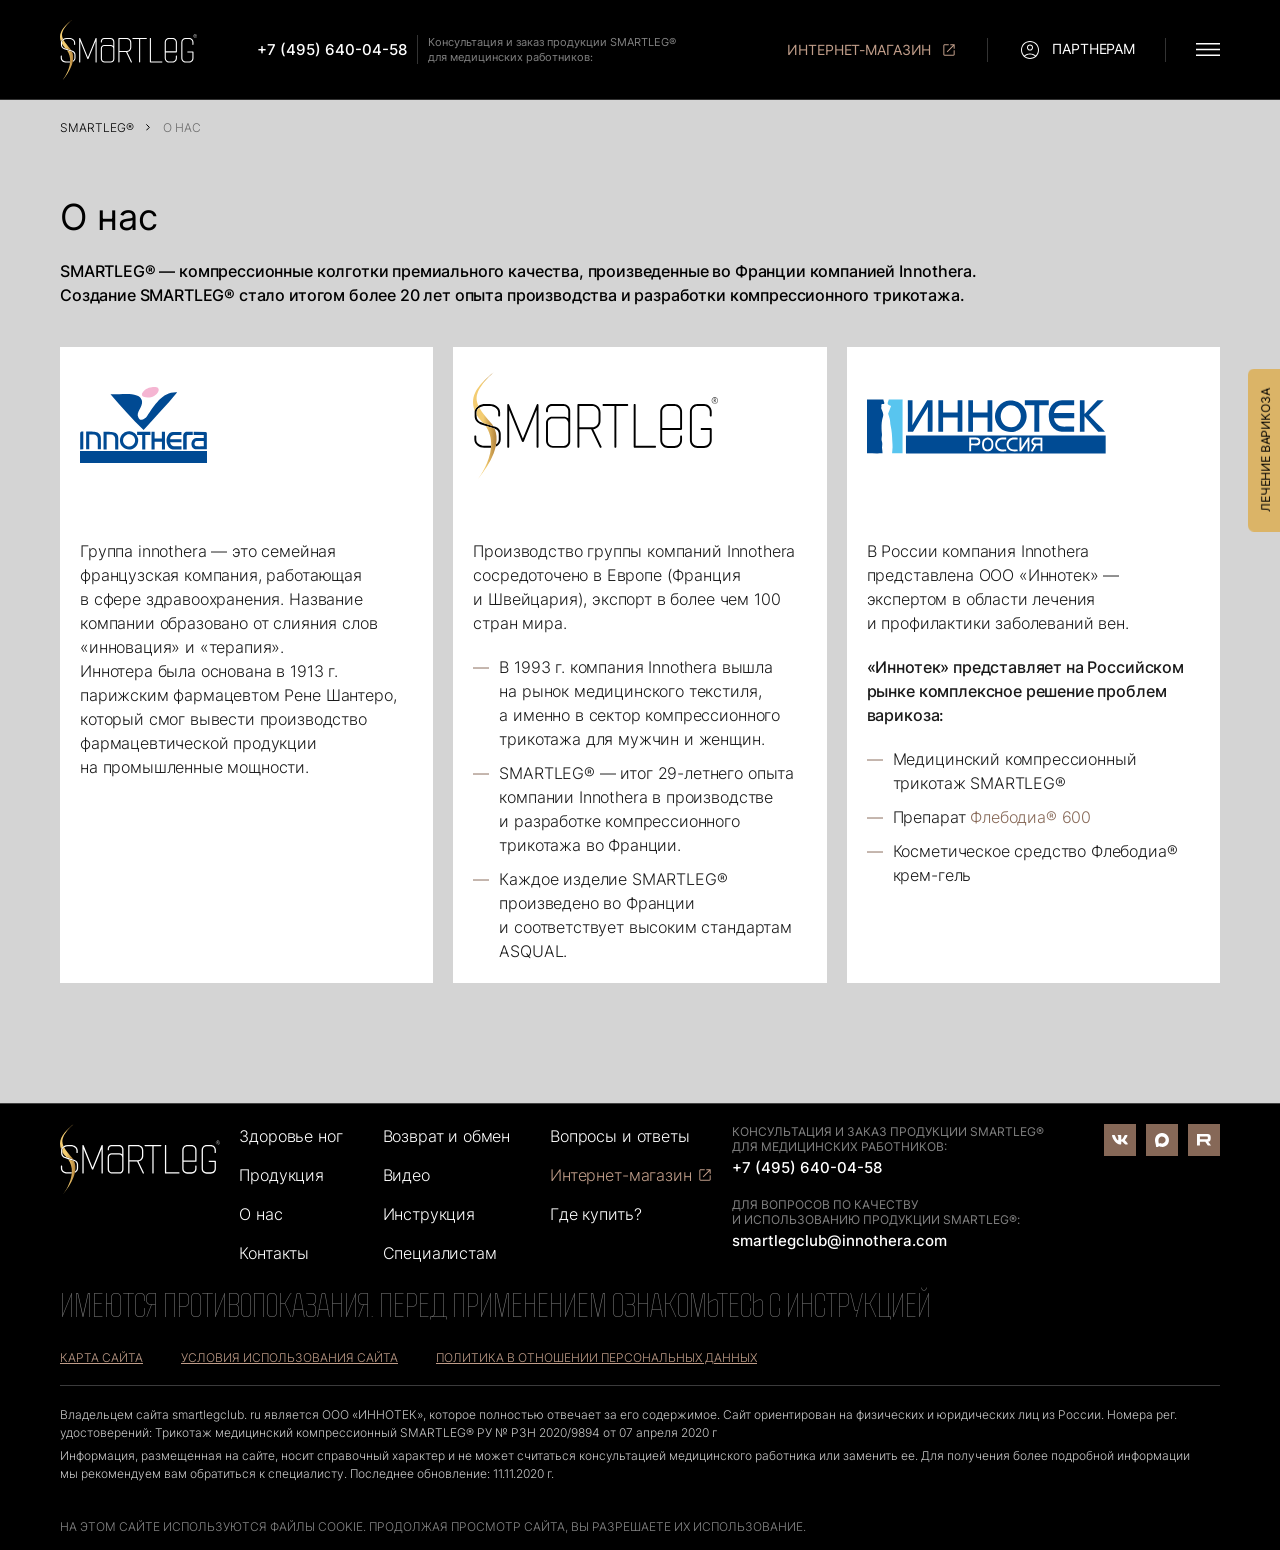
<file: smartleg-05-about.html>
<!DOCTYPE html>
<html lang="ru">
    <head>
        <meta charset="utf-8">
        <title>SMARTLEG&reg;</title>

        <link rel="stylesheet" href="css/fonts.css">
        <link rel="stylesheet" href="css/styles.css">
        <link rel="stylesheet" href="js/select2/select2.css">
        <link rel="stylesheet" href="js/swiper/swiper-bundle.min.css">

        <link rel="icon" href="favicon.svg" type="image/svg+xml">

        <meta http-equiv="x-ua-compatible" content="ie=edge">
        <meta name="viewport" content="width=device-width">
    </head>

    <body>

        <!-- wrapper -->
        <div class="wrapper">

            <!-- wrapper inner -->
            <div class="wrapper-inner">

                <header>
                    <div class="container">
                        <div class="header-inner">
                            <div class="header-left">
                                <div class="header-logo"><a href="#"><img src="images/logo.svg" alt=""></a></div>
                                <div class="header-consult">
                                    <div class="header-consult-phone"><a href="tel:+74956400458">+7 (495) 640-04-58</a></div>
                                    <div class="header-consult-text">Консультация и&nbsp;заказ продукции SMARTLEG&reg;<br> для&nbsp;медицинских работников:</div>
                                </div>
                            </div>
                            <div class="header-right">
                                <div class="header-shop-link">
                                    <a href="#"><strong><span>Интернет-</span>магазин</strong><svg><use xlink:href="images/sprite.svg#icon-ext-link"></use></svg><svg><use xlink:href="images/sprite.svg#icon-cart"></use></svg></a>
                                </div>
                                <div class="header-right-sep"></div>
                                <div class="header-user">
                                    <a href="#"><svg><use xlink:href="images/sprite.svg#icon-user"></use></svg><span>Партнерам</span></a>
                                </div>
                                <div class="header-right-sep"></div>
                                <div class="burger-menu-link">
                                    <a href="#"><svg><use xlink:href="images/sprite.svg#burger-menu-link"></use></svg><svg><use xlink:href="images/sprite.svg#burger-menu-close"></use></svg></a>
                                </div>
                            </div>
                        </div>
                    </div>

                    <div class="header-burger">
                        <div class="container">
                            <div class="header-burger-inner">
                                <div class="header-burder-menu">
                                    <ul>
                                        <li><a href="#">Здоровье ног</a></li>
                                        <li><a href="#">Продукция</a></li>
                                        <li><a href="#">О&nbsp;нас</a></li>
                                        <li><a href="#">Контакты</a></li>
                                    </ul>
                                    <ul>
                                        <li><a href="#">Возврат и&nbsp;обмен</a></li>
                                        <li><a href="#">Видео</a></li>
                                        <li><a href="#">Инструкция</a></li>
                                        <li><a href="#">Специалистам</a></li>
                                    </ul>
                                    <ul>
                                        <li><a href="#">Вопросы и ответы</a></li>
                                        <li><a href="#" class="header-burder-menu-shop">Интернет-магазин<svg><use xlink:href="images/sprite.svg#icon-ext-link"></use></svg></a></li>
                                        <li><a href="#">Где купить?</a></li>
                                    </ul>
                                </div>
                                <div class="header-burger-right">
                                    <div class="header-burger-contacts">
                                        <div class="header-burger-contacts-item">
                                            <div class="header-burger-contacts-title">Консультация и&nbsp;заказ продукции SMARTLEG&reg;<br> для&nbsp;медицинских работников:</div>
                                            <div class="header-burger-contacts-value"><a href="tel:+74956400458">+7 (495) 640-04-58</a></div>
                                        </div>

                                        <div class="header-burger-contacts-item">
                                            <div class="header-burger-contacts-title">Для&nbsp;вопросов по&nbsp;качеству<br> и&nbsp;использованию продукции SMARTLEG&reg;:</div>
                                            <div class="header-burger-contacts-value"><a href="mailto:smartlegclub@innothera.com">smartlegclub@innothera.com</a></div>
                                        </div>
                                    </div>

                                    <div class="header-burger-social">
                                        <a href="#" target="_blank"><svg><use xlink:href="images/sprite.svg#footer-social-vk"></use></svg></a>
                                        <a href="#" target="_blank"><svg><use xlink:href="images/sprite.svg#footer-social-max"></use></svg></a>
                                        <a href="#" target="_blank"><svg><use xlink:href="images/sprite.svg#footer-social-rt"></use></svg></a>
                                    </div>
                                </div>
                            </div>
                        </div>
                    </div>
                </header>

                <!-- container -->
                <div class="container">

                    <div class="breadcrumbs" itemscope itemtype="http://schema.org/BreadcrumbList"><div itemprop="itemListElement" itemscope itemtype="https://schema.org/ListItem"><a href="#" title="SMARTLEG&reg;" itemprop="item"><span itemprop="name">SMARTLEG&reg;</span><meta itemprop="position" content="1" /></a></div><div itemprop="itemListElement" itemscope itemtype="https://schema.org/ListItem"><svg><use xlink:href="images/sprite.svg#breadcrumbs"></use></svg><div title="О нас" itemprop="item"><span itemprop="name">О нас</span><meta itemprop="position" content="2" /></div></div></div>
                    <div class="breadcrumbs-mobile"><a href="#"><svg><use xlink:href="images/sprite.svg#breadcrumbs"></use></svg>SMARTLEG&reg;</a></div>

                    <h1>О нас</h1>

                    <div class="about-anonce">SMARTLEG&reg;&nbsp;&mdash; компрессионные колготки премиального качества, произведенные во&nbsp;Франции компанией Innothera.<br> Создание SMARTLEG&reg; стало итогом более 20&nbsp;лет опыта производства и&nbsp;разработки компрессионного трикотажа.</div>
                    <div class="about-list">
                        <div class="about-item">
                            <div class="about-item-logo"><img src="files/about-logo-1.svg" alt=""></div>
                            <div class="about-item-text">
                                Группа innothera&nbsp;&mdash; это семейная французская компания, работающая в&nbsp;сфере здравоохранения. Название компании образовано от&nbsp;слияния слов &laquo;инновация&raquo; и&nbsp;&laquo;терапия&raquo;.<br> Иннотера была основана в&nbsp;1913&nbsp;г. парижским фармацевтом Рене Шантеро, который смог вывести производство фармацевтической продукции на&nbsp;промышленные мощности.
                            </div>
                        </div>
                        <div class="about-item">
                            <div class="about-item-logo"><img src="files/about-logo-2.svg" alt=""></div>
                            <div class="about-item-text">
                                <p>Производство группы компаний Innothera сосредоточено в&nbsp;Европе (Франция и&nbsp;Швейцария), экспорт в&nbsp;более чем 100 стран мира.</p>
                                <ul>
                                    <li>В&nbsp;1993&nbsp;г. компания Innothera вышла на&nbsp;рынок медицинского текстиля, а&nbsp;именно в&nbsp;сектор компрессионного трикотажа для мужчин и&nbsp;женщин.</li>
                                    <li>SMARTLEG&reg;&nbsp;&mdash; итог 29-летнего опыта компании Innothera в&nbsp;производстве и&nbsp;разработке компрессионного трикотажа во&nbsp;Франции.</li>
                                    <li>Каждое изделие SMARTLEG&reg; произведено во&nbsp;Франции и&nbsp;соответствует высоким стандартам ASQUAL.</li>
                                </ul>
                            </div>
                        </div>
                        <div class="about-item">
                            <div class="about-item-logo"><img src="files/about-logo-3.svg" alt=""></div>
                            <div class="about-item-text">
                                <p>В&nbsp;России компания Innothera представлена ООО&nbsp;&laquo;Иннотек&raquo;&nbsp;&mdash; экспертом в&nbsp;области лечения и&nbsp;профилактики заболеваний вен.</p>
                                <p><strong>&laquo;Иннотек&raquo; представляет на&nbsp;Российском рынке комплексное решение проблем варикоза:</strong></p>
                                <ul>
                                    <li>Медицинский компрессионный трикотаж SMARTLEG&reg;</li>
                                    <li>Препарат <a href="#">Флебодиа&reg;&nbsp;600</a></li>
                                    <li>Косметическое средство Флебодиа&reg; крем-гель</li>
                                </ul>
                            </div>
                        </div>
                    </div>

                </div>
                <!-- container END -->

            </div>
            <!-- wrapper inner END -->

            <footer>
                <div class="container">
                    <div class="footer-container">
                        <div class="footer-content">
                            <div class="footer-left">
                                <div class="footer-logo"><img src="images/logo.svg" alt=""></div>
                                <div class="footer-user">
                                    <a href="#"><svg><use xlink:href="images/sprite.svg#icon-user"></use></svg></a>
                                </div>
                                <div class="footer-cart">
                                    <a href="#"><svg><use xlink:href="images/sprite.svg#icon-cart"></use></svg></a>
                                </div>
                            </div>

                            <div class="footer-menu">
                                <ul>
                                    <li><a href="#">Здоровье ног</a></li>
                                    <li><a href="#">Продукция</a></li>
                                    <li><a href="#">О&nbsp;нас</a></li>
                                    <li><a href="#">Контакты</a></li>
                                </ul>
                                <ul>
                                    <li><a href="#">Возврат и&nbsp;обмен</a></li>
                                    <li><a href="#">Видео</a></li>
                                    <li><a href="#">Инструкция</a></li>
                                    <li><a href="#">Специалистам</a></li>
                                </ul>
                                <ul>
                                    <li><a href="#">Вопросы и ответы</a></li>
                                    <li><a href="#" class="footer-menu-shop">Интернет-магазин<svg><use xlink:href="images/sprite.svg#icon-ext-link"></use></svg></a></li>
                                    <li><a href="#">Где купить?</a></li>
                                </ul>
                            </div>

                            <div class="footer-right">
                                <div class="footer-contacts">
                                    <div class="footer-contacts-item">
                                        <div class="footer-contacts-title">Консультация и&nbsp;заказ продукции SMARTLEG&reg;<br> для&nbsp;медицинских работников:</div>
                                        <div class="footer-contacts-value"><a href="tel:+74956400458">+7 (495) 640-04-58</a></div>
                                    </div>

                                    <div class="footer-contacts-item">
                                        <div class="footer-contacts-title">Для&nbsp;вопросов по&nbsp;качеству<br> и&nbsp;использованию продукции SMARTLEG&reg;:</div>
                                        <div class="footer-contacts-value"><a href="mailto:smartlegclub@innothera.com">smartlegclub@innothera.com</a></div>
                                    </div>
                                </div>

                                <div class="footer-social">
                                    <a href="#" target="_blank"><svg><use xlink:href="images/sprite.svg#footer-social-vk"></use></svg></a>
                                    <a href="#" target="_blank"><svg><use xlink:href="images/sprite.svg#footer-social-max"></use></svg></a>
                                    <a href="#" target="_blank"><svg><use xlink:href="images/sprite.svg#footer-social-rt"></use></svg></a>
                                </div>
                            </div>
                        </div>

                        <div class="footer-disclamer">Имеются противопоказания. Перед применением ознакомьтесь с&nbsp;инструкцией</div>

                        <div class="footer-links">
                            <div class="footer-link"><a href="#">Карта сайта</a></div>
                            <div class="footer-link"><a href="#">Условия использования сайта</a></div>
                            <div class="footer-link"><a href="#">Политика в&nbsp;отношении персональных данных</a></div>
                        </div>

                        <div class="footer-sep"></div>

                        <div class="footer-info">
                            <p>Владельцем сайта smartlegclub.&nbsp;ru&nbsp;является ООО &laquo;ИННОТЕК&raquo;, которое полностью отвечает за&nbsp;его содержимое. Сайт ориентирован на&nbsp;физических и&nbsp;юридических лиц из&nbsp;России. Номера рег. удостоверений: Трикотаж медицинский компрессионный SMARTLEG&reg; РУ &#8470; РЗН 2020/9894 от&nbsp;07&nbsp;апреля 2020&nbsp;г</p>
                            <p>Информация, размещенная на&nbsp;сайте, носит справочный характер и&nbsp;не&nbsp;может считаться консультацией медицинского работника или заменить&nbsp;ее. Для получения более подробной информации мы&nbsp;рекомендуем вам обратиться к&nbsp;специалисту. Последнее обновление: 11.11.2020&nbsp;г.</p>
                        </div>
                    </div>
                </div>
                <div class="footer-cookie">
                    <div class="container">
                        На&nbsp;этом сайте используются файлы cookie. Продолжая просмотр сайта, Вы&nbsp;разрешаете их&nbsp;использование.
                    </div>
                </div>
            </footer>

            <a href="#" class="up-link"><svg><use xlink:href="images/sprite.svg#up-link"></use></svg></a>
            <a href="https://phlebodia.ru/" class="phlebodia-link" target="_blank">Лечение варикоза</a>

        </div>
        <!-- wrapper END -->

        <script>
            var pathTemplate = './';
        </script>

        <script src="js/jquery-3.7.1.min.js"></script>
        <script src="js/jquery.mask.min.js"></script>
        <script src="js/validation/jquery.validate.min.js"></script>
        <script src="js/validation/messages_ru.js"></script>
        <script src="js/select2/select2.min.js"></script>
        <script src="js/select2/ru.js"></script>
        <script src="js/fileupload/jquery.ui.widget.js"></script>
        <script src="js/fileupload/jquery.iframe-transport.js"></script>
        <script src="js/fileupload/jquery.fileupload.js"></script>
        <script src="js/fileupload/jquery.fileupload-ui.js"></script>
        <script src="js/swiper/swiper-bundle.min.js"></script>
        <script src="js/tools.js"></script>

    </body>
</html>
</file>
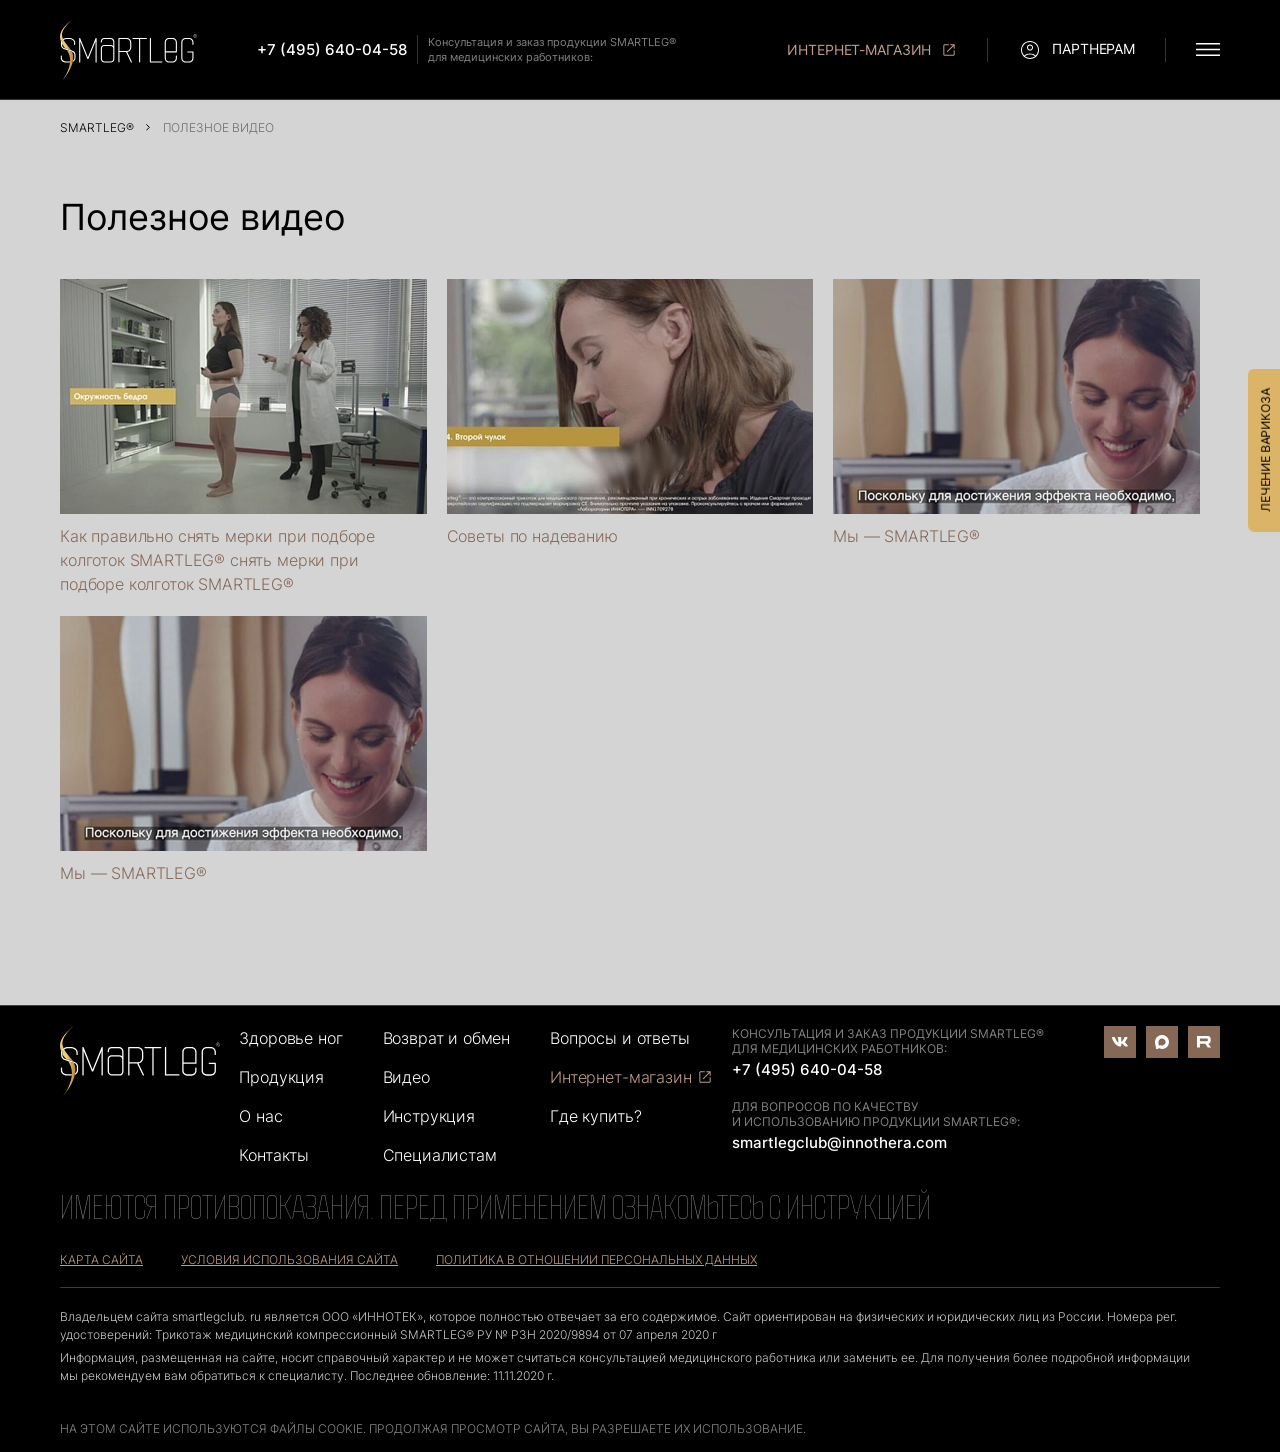
<file: smartleg-07-video.html>
<!DOCTYPE html>
<html lang="ru">
    <head>
        <meta charset="utf-8">
        <title>SMARTLEG&reg;</title>

        <link rel="stylesheet" href="css/fonts.css">
        <link rel="stylesheet" href="css/styles.css">
        <link rel="stylesheet" href="js/select2/select2.css">
        <link rel="stylesheet" href="js/swiper/swiper-bundle.min.css">

        <link rel="icon" href="favicon.svg" type="image/svg+xml">

        <meta http-equiv="x-ua-compatible" content="ie=edge">
        <meta name="viewport" content="width=device-width">
    </head>

    <body>

        <!-- wrapper -->
        <div class="wrapper">

            <!-- wrapper inner -->
            <div class="wrapper-inner">

                <header>
                    <div class="container">
                        <div class="header-inner">
                            <div class="header-left">
                                <div class="header-logo"><a href="#"><img src="images/logo.svg" alt=""></a></div>
                                <div class="header-consult">
                                    <div class="header-consult-phone"><a href="tel:+74956400458">+7 (495) 640-04-58</a></div>
                                    <div class="header-consult-text">Консультация и&nbsp;заказ продукции SMARTLEG&reg;<br> для&nbsp;медицинских работников:</div>
                                </div>
                            </div>
                            <div class="header-right">
                                <div class="header-shop-link">
                                    <a href="#"><strong><span>Интернет-</span>магазин</strong><svg><use xlink:href="images/sprite.svg#icon-ext-link"></use></svg><svg><use xlink:href="images/sprite.svg#icon-cart"></use></svg></a>
                                </div>
                                <div class="header-right-sep"></div>
                                <div class="header-user">
                                    <a href="#"><svg><use xlink:href="images/sprite.svg#icon-user"></use></svg><span>Партнерам</span></a>
                                </div>
                                <div class="header-right-sep"></div>
                                <div class="burger-menu-link">
                                    <a href="#"><svg><use xlink:href="images/sprite.svg#burger-menu-link"></use></svg><svg><use xlink:href="images/sprite.svg#burger-menu-close"></use></svg></a>
                                </div>
                            </div>
                        </div>
                    </div>

                    <div class="header-burger">
                        <div class="container">
                            <div class="header-burger-inner">
                                <div class="header-burder-menu">
                                    <ul>
                                        <li><a href="#">Здоровье ног</a></li>
                                        <li><a href="#">Продукция</a></li>
                                        <li><a href="#">О&nbsp;нас</a></li>
                                        <li><a href="#">Контакты</a></li>
                                    </ul>
                                    <ul>
                                        <li><a href="#">Возврат и&nbsp;обмен</a></li>
                                        <li><a href="#">Видео</a></li>
                                        <li><a href="#">Инструкция</a></li>
                                        <li><a href="#">Специалистам</a></li>
                                    </ul>
                                    <ul>
                                        <li><a href="#">Вопросы и ответы</a></li>
                                        <li><a href="#" class="header-burder-menu-shop">Интернет-магазин<svg><use xlink:href="images/sprite.svg#icon-ext-link"></use></svg></a></li>
                                        <li><a href="#">Где купить?</a></li>
                                    </ul>
                                </div>
                                <div class="header-burger-right">
                                    <div class="header-burger-contacts">
                                        <div class="header-burger-contacts-item">
                                            <div class="header-burger-contacts-title">Консультация и&nbsp;заказ продукции SMARTLEG&reg;<br> для&nbsp;медицинских работников:</div>
                                            <div class="header-burger-contacts-value"><a href="tel:+74956400458">+7 (495) 640-04-58</a></div>
                                        </div>

                                        <div class="header-burger-contacts-item">
                                            <div class="header-burger-contacts-title">Для&nbsp;вопросов по&nbsp;качеству<br> и&nbsp;использованию продукции SMARTLEG&reg;:</div>
                                            <div class="header-burger-contacts-value"><a href="mailto:smartlegclub@innothera.com">smartlegclub@innothera.com</a></div>
                                        </div>
                                    </div>

                                    <div class="header-burger-social">
                                        <a href="#" target="_blank"><svg><use xlink:href="images/sprite.svg#footer-social-vk"></use></svg></a>
                                        <a href="#" target="_blank"><svg><use xlink:href="images/sprite.svg#footer-social-max"></use></svg></a>
                                        <a href="#" target="_blank"><svg><use xlink:href="images/sprite.svg#footer-social-rt"></use></svg></a>
                                    </div>
                                </div>
                            </div>
                        </div>
                    </div>
                </header>

                <!-- container -->
                <div class="container">

                    <div class="breadcrumbs" itemscope itemtype="http://schema.org/BreadcrumbList"><div itemprop="itemListElement" itemscope itemtype="https://schema.org/ListItem"><a href="#" title="SMARTLEG&reg;" itemprop="item"><span itemprop="name">SMARTLEG&reg;</span><meta itemprop="position" content="1" /></a></div><div itemprop="itemListElement" itemscope itemtype="https://schema.org/ListItem"><svg><use xlink:href="images/sprite.svg#breadcrumbs"></use></svg><div title="Полезное видео" itemprop="item"><span itemprop="name">Полезное видео</span><meta itemprop="position" content="2" /></div></div></div>
                    <div class="breadcrumbs-mobile"><a href="#"><svg><use xlink:href="images/sprite.svg#breadcrumbs"></use></svg>SMARTLEG&reg;</a></div>

                    <h1>Полезное видео</h1>

                    <div class="video-list">
                        <a href="#" class="video-item">
                            <div class="video-item-preview"><img src="files/video-01.jpg" alt=""></div>
                            <div class="video-item-title">Как правильно снять мерки при подборе колготок SMARTLEG&reg; снять мерки при подборе колготок SMARTLEG&reg;</div>
                        </a>
                        <a href="#" class="video-item">
                            <div class="video-item-preview"><img src="files/video-02.jpg" alt=""></div>
                            <div class="video-item-title">Советы по&nbsp;надеванию</div>
                        </a>
                        <a href="#" class="video-item">
                            <div class="video-item-preview"><img src="files/video-03.jpg" alt=""></div>
                            <div class="video-item-title">Мы&nbsp;&mdash; SMARTLEG&reg;</div>
                        </a>
                        <a href="#" class="video-item">
                            <div class="video-item-preview"><img src="files/video-03.jpg" alt=""></div>
                            <div class="video-item-title">Мы&nbsp;&mdash; SMARTLEG&reg;</div>
                        </a>
                    </div>

                </div>
                <!-- container END -->

            </div>
            <!-- wrapper inner END -->

            <footer>
                <div class="container">
                    <div class="footer-container">
                        <div class="footer-content">
                            <div class="footer-left">
                                <div class="footer-logo"><img src="images/logo.svg" alt=""></div>
                                <div class="footer-user">
                                    <a href="#"><svg><use xlink:href="images/sprite.svg#icon-user"></use></svg></a>
                                </div>
                                <div class="footer-cart">
                                    <a href="#"><svg><use xlink:href="images/sprite.svg#icon-cart"></use></svg></a>
                                </div>
                            </div>

                            <div class="footer-menu">
                                <ul>
                                    <li><a href="#">Здоровье ног</a></li>
                                    <li><a href="#">Продукция</a></li>
                                    <li><a href="#">О&nbsp;нас</a></li>
                                    <li><a href="#">Контакты</a></li>
                                </ul>
                                <ul>
                                    <li><a href="#">Возврат и&nbsp;обмен</a></li>
                                    <li><a href="#">Видео</a></li>
                                    <li><a href="#">Инструкция</a></li>
                                    <li><a href="#">Специалистам</a></li>
                                </ul>
                                <ul>
                                    <li><a href="#">Вопросы и ответы</a></li>
                                    <li><a href="#" class="footer-menu-shop">Интернет-магазин<svg><use xlink:href="images/sprite.svg#icon-ext-link"></use></svg></a></li>
                                    <li><a href="#">Где купить?</a></li>
                                </ul>
                            </div>

                            <div class="footer-right">
                                <div class="footer-contacts">
                                    <div class="footer-contacts-item">
                                        <div class="footer-contacts-title">Консультация и&nbsp;заказ продукции SMARTLEG&reg;<br> для&nbsp;медицинских работников:</div>
                                        <div class="footer-contacts-value"><a href="tel:+74956400458">+7 (495) 640-04-58</a></div>
                                    </div>

                                    <div class="footer-contacts-item">
                                        <div class="footer-contacts-title">Для&nbsp;вопросов по&nbsp;качеству<br> и&nbsp;использованию продукции SMARTLEG&reg;:</div>
                                        <div class="footer-contacts-value"><a href="mailto:smartlegclub@innothera.com">smartlegclub@innothera.com</a></div>
                                    </div>
                                </div>

                                <div class="footer-social">
                                    <a href="#" target="_blank"><svg><use xlink:href="images/sprite.svg#footer-social-vk"></use></svg></a>
                                    <a href="#" target="_blank"><svg><use xlink:href="images/sprite.svg#footer-social-max"></use></svg></a>
                                    <a href="#" target="_blank"><svg><use xlink:href="images/sprite.svg#footer-social-rt"></use></svg></a>
                                </div>
                            </div>
                        </div>

                        <div class="footer-disclamer">Имеются противопоказания. Перед применением ознакомьтесь с&nbsp;инструкцией</div>

                        <div class="footer-links">
                            <div class="footer-link"><a href="#">Карта сайта</a></div>
                            <div class="footer-link"><a href="#">Условия использования сайта</a></div>
                            <div class="footer-link"><a href="#">Политика в&nbsp;отношении персональных данных</a></div>
                        </div>

                        <div class="footer-sep"></div>

                        <div class="footer-info">
                            <p>Владельцем сайта smartlegclub.&nbsp;ru&nbsp;является ООО &laquo;ИННОТЕК&raquo;, которое полностью отвечает за&nbsp;его содержимое. Сайт ориентирован на&nbsp;физических и&nbsp;юридических лиц из&nbsp;России. Номера рег. удостоверений: Трикотаж медицинский компрессионный SMARTLEG&reg; РУ &#8470; РЗН 2020/9894 от&nbsp;07&nbsp;апреля 2020&nbsp;г</p>
                            <p>Информация, размещенная на&nbsp;сайте, носит справочный характер и&nbsp;не&nbsp;может считаться консультацией медицинского работника или заменить&nbsp;ее. Для получения более подробной информации мы&nbsp;рекомендуем вам обратиться к&nbsp;специалисту. Последнее обновление: 11.11.2020&nbsp;г.</p>
                        </div>
                    </div>
                </div>
                <div class="footer-cookie">
                    <div class="container">
                        На&nbsp;этом сайте используются файлы cookie. Продолжая просмотр сайта, Вы&nbsp;разрешаете их&nbsp;использование.
                    </div>
                </div>
            </footer>

            <a href="#" class="up-link"><svg><use xlink:href="images/sprite.svg#up-link"></use></svg></a>
            <a href="https://phlebodia.ru/" class="phlebodia-link" target="_blank">Лечение варикоза</a>

        </div>
        <!-- wrapper END -->

        <script>
            var pathTemplate = './';
        </script>

        <script src="js/jquery-3.7.1.min.js"></script>
        <script src="js/jquery.mask.min.js"></script>
        <script src="js/validation/jquery.validate.min.js"></script>
        <script src="js/validation/messages_ru.js"></script>
        <script src="js/select2/select2.min.js"></script>
        <script src="js/select2/ru.js"></script>
        <script src="js/fileupload/jquery.ui.widget.js"></script>
        <script src="js/fileupload/jquery.iframe-transport.js"></script>
        <script src="js/fileupload/jquery.fileupload.js"></script>
        <script src="js/fileupload/jquery.fileupload-ui.js"></script>
        <script src="js/swiper/swiper-bundle.min.js"></script>
        <script src="js/tools.js"></script>

    </body>
</html>
</file>
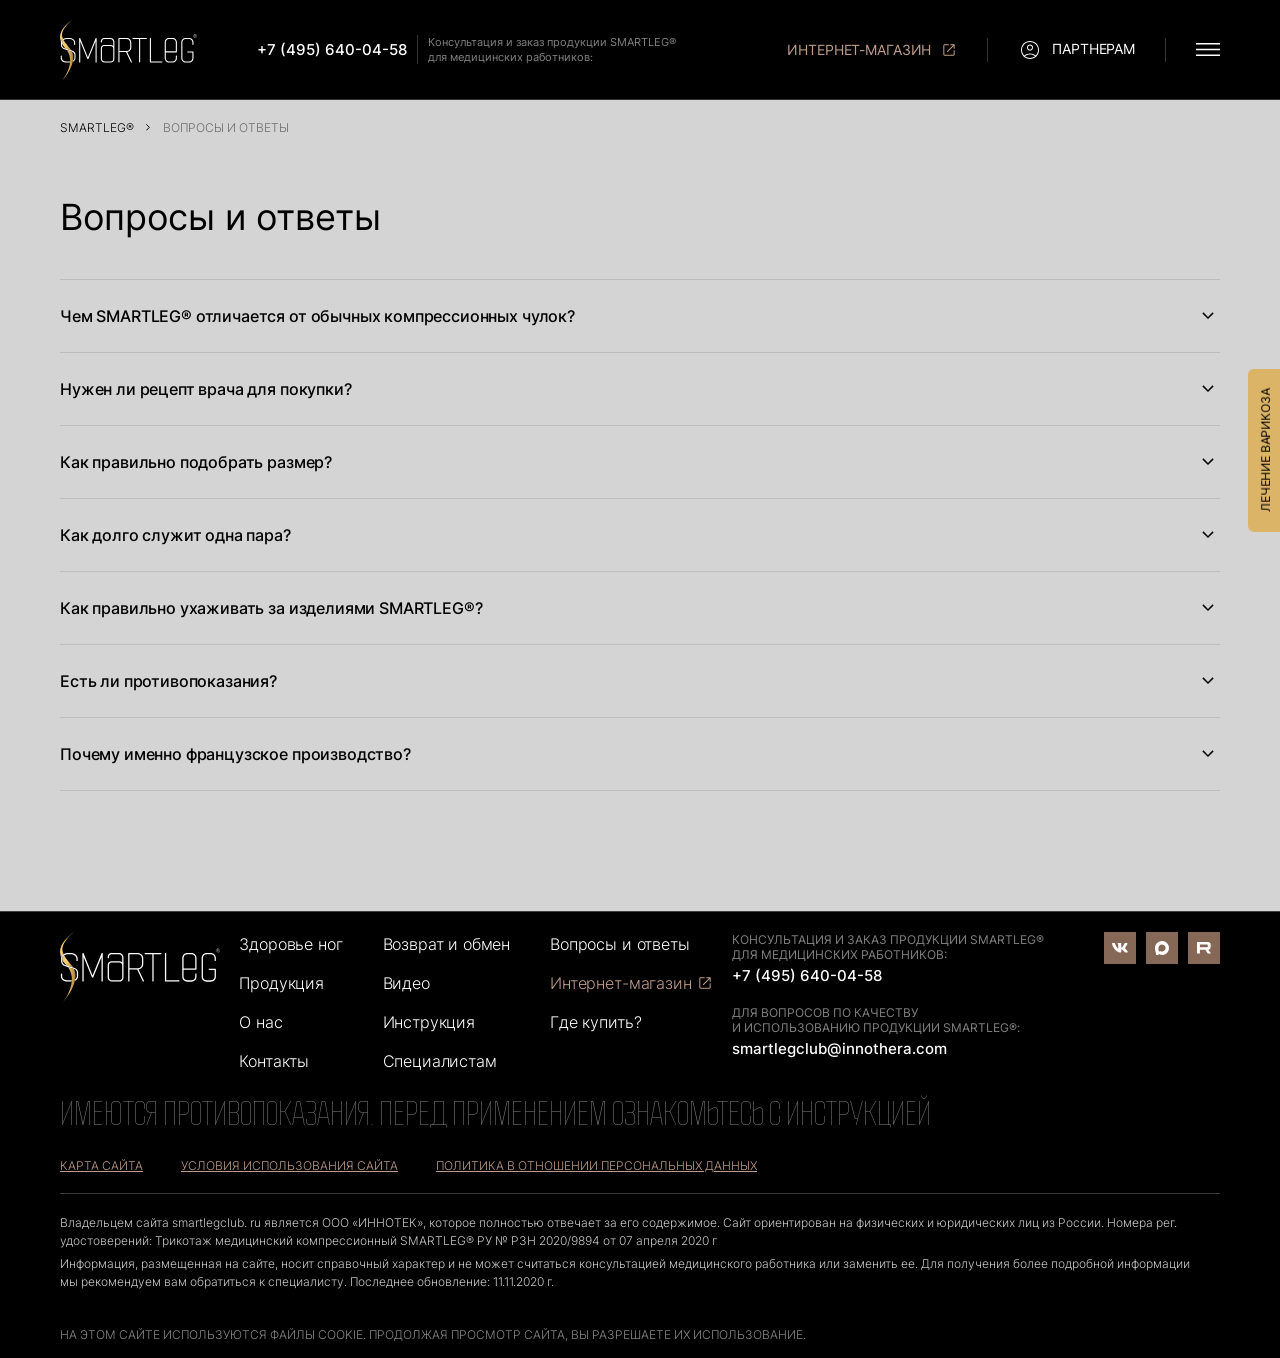
<file: smartleg-08-faq.html>
<!DOCTYPE html>
<html lang="ru">
    <head>
        <meta charset="utf-8">
        <title>SMARTLEG&reg;</title>

        <link rel="stylesheet" href="css/fonts.css">
        <link rel="stylesheet" href="css/styles.css">
        <link rel="stylesheet" href="js/select2/select2.css">
        <link rel="stylesheet" href="js/swiper/swiper-bundle.min.css">

        <link rel="icon" href="favicon.svg" type="image/svg+xml">

        <meta http-equiv="x-ua-compatible" content="ie=edge">
        <meta name="viewport" content="width=device-width">
    </head>

    <body>

        <!-- wrapper -->
        <div class="wrapper">

            <!-- wrapper inner -->
            <div class="wrapper-inner">

                <header>
                    <div class="container">
                        <div class="header-inner">
                            <div class="header-left">
                                <div class="header-logo"><a href="#"><img src="images/logo.svg" alt=""></a></div>
                                <div class="header-consult">
                                    <div class="header-consult-phone"><a href="tel:+74956400458">+7 (495) 640-04-58</a></div>
                                    <div class="header-consult-text">Консультация и&nbsp;заказ продукции SMARTLEG&reg;<br> для&nbsp;медицинских работников:</div>
                                </div>
                            </div>
                            <div class="header-right">
                                <div class="header-shop-link">
                                    <a href="#"><strong><span>Интернет-</span>магазин</strong><svg><use xlink:href="images/sprite.svg#icon-ext-link"></use></svg><svg><use xlink:href="images/sprite.svg#icon-cart"></use></svg></a>
                                </div>
                                <div class="header-right-sep"></div>
                                <div class="header-user">
                                    <a href="#"><svg><use xlink:href="images/sprite.svg#icon-user"></use></svg><span>Партнерам</span></a>
                                </div>
                                <div class="header-right-sep"></div>
                                <div class="burger-menu-link">
                                    <a href="#"><svg><use xlink:href="images/sprite.svg#burger-menu-link"></use></svg><svg><use xlink:href="images/sprite.svg#burger-menu-close"></use></svg></a>
                                </div>
                            </div>
                        </div>
                    </div>

                    <div class="header-burger">
                        <div class="container">
                            <div class="header-burger-inner">
                                <div class="header-burder-menu">
                                    <ul>
                                        <li><a href="#">Здоровье ног</a></li>
                                        <li><a href="#">Продукция</a></li>
                                        <li><a href="#">О&nbsp;нас</a></li>
                                        <li><a href="#">Контакты</a></li>
                                    </ul>
                                    <ul>
                                        <li><a href="#">Возврат и&nbsp;обмен</a></li>
                                        <li><a href="#">Видео</a></li>
                                        <li><a href="#">Инструкция</a></li>
                                        <li><a href="#">Специалистам</a></li>
                                    </ul>
                                    <ul>
                                        <li><a href="#">Вопросы и ответы</a></li>
                                        <li><a href="#" class="header-burder-menu-shop">Интернет-магазин<svg><use xlink:href="images/sprite.svg#icon-ext-link"></use></svg></a></li>
                                        <li><a href="#">Где купить?</a></li>
                                    </ul>
                                </div>
                                <div class="header-burger-right">
                                    <div class="header-burger-contacts">
                                        <div class="header-burger-contacts-item">
                                            <div class="header-burger-contacts-title">Консультация и&nbsp;заказ продукции SMARTLEG&reg;<br> для&nbsp;медицинских работников:</div>
                                            <div class="header-burger-contacts-value"><a href="tel:+74956400458">+7 (495) 640-04-58</a></div>
                                        </div>

                                        <div class="header-burger-contacts-item">
                                            <div class="header-burger-contacts-title">Для&nbsp;вопросов по&nbsp;качеству<br> и&nbsp;использованию продукции SMARTLEG&reg;:</div>
                                            <div class="header-burger-contacts-value"><a href="mailto:smartlegclub@innothera.com">smartlegclub@innothera.com</a></div>
                                        </div>
                                    </div>

                                    <div class="header-burger-social">
                                        <a href="#" target="_blank"><svg><use xlink:href="images/sprite.svg#footer-social-vk"></use></svg></a>
                                        <a href="#" target="_blank"><svg><use xlink:href="images/sprite.svg#footer-social-max"></use></svg></a>
                                        <a href="#" target="_blank"><svg><use xlink:href="images/sprite.svg#footer-social-rt"></use></svg></a>
                                    </div>
                                </div>
                            </div>
                        </div>
                    </div>
                </header>

                <!-- container -->
                <div class="container">

                    <div class="breadcrumbs" itemscope itemtype="http://schema.org/BreadcrumbList"><div itemprop="itemListElement" itemscope itemtype="https://schema.org/ListItem"><a href="#" title="SMARTLEG&reg;" itemprop="item"><span itemprop="name">SMARTLEG&reg;</span><meta itemprop="position" content="1" /></a></div><div itemprop="itemListElement" itemscope itemtype="https://schema.org/ListItem"><svg><use xlink:href="images/sprite.svg#breadcrumbs"></use></svg><div title="Вопросы и ответы" itemprop="item"><span itemprop="name">Вопросы и ответы</span><meta itemprop="position" content="2" /></div></div></div>
                    <div class="breadcrumbs-mobile"><a href="#"><svg><use xlink:href="images/sprite.svg#breadcrumbs"></use></svg>SMARTLEG&reg;</a></div>

                    <h1>Вопросы и ответы</h1>
                    <div class="faq-list">
                        <div class="faq-item">
                            <div class="faq-item-title">Чем SMARTLEG&reg; отличается от&nbsp;обычных компрессионных чулок?<svg><use xlink:href="images/sprite.svg#faq-arrow"></use></svg></div>
                            <div class="faq-item-text">
                                <ul>
                                    <li>Тяжесть или боли в&nbsp;ногах, усталость, отёки ног после длительного нахождения в&nbsp;положении стоя или сидя (например, во&nbsp;время авиаперелёта), в&nbsp;том числе при отсутствии внешних признаков поражения вен.</li>
                                    <li>Сосудистые звёздочки и&nbsp;сеточки (телеангиэктазии) на&nbsp;коже ног.</li>
                                    <li>Варикозное расширение вен.</li>
                                    <li>После склеротерапии или хирургического вмешательства на&nbsp;венах ног.</li>
                                    <li>Во&nbsp;время беременности и&nbsp;6&nbsp;недель после родов (6&nbsp;месяцев в&nbsp;случае кесарева сечения).</li>
                                    <li>Также может применяться для профилактики тромбоза глубоких вен в&nbsp;комплексе с&nbsp;антикоагулянтной терапией либо независимо от&nbsp;неё.</li>
                                </ul>
                            </div>
                        </div>
                        <div class="faq-item">
                            <div class="faq-item-title">Нужен&nbsp;ли рецепт врача для покупки?<svg><use xlink:href="images/sprite.svg#faq-arrow"></use></svg></div>
                            <div class="faq-item-text">
                                <ul>
                                    <li>Непереносимость материала, аллергия на&nbsp;материал изделия.</li>
                                    <li>Дерматологические заболевания, сопровождающиеся мокнутием.</li>
                                    <li>Облитерирующие заболевания артерий нижних конечностей с&nbsp;лодыжечно-плечевым индексом меньше 0.6.</li>
                                    <li>Флебит нижних конечностей, сопровождающийся резкой болью, цианозом и&nbsp;отсутствием пульсации артерий.</li>
                                    <li>Септический тромбоз.</li>
                                </ul>
                            </div>
                        </div>
                        <div class="faq-item">
                            <div class="faq-item-title">Как правильно подобрать размер?<svg><use xlink:href="images/sprite.svg#faq-arrow"></use></svg></div>
                            <div class="faq-item-text">
                                <ul>
                                    <li>Тяжесть или боли в&nbsp;ногах, усталость, отёки ног после длительного нахождения в&nbsp;положении стоя или сидя (например, во&nbsp;время авиаперелёта), в&nbsp;том числе при отсутствии внешних признаков поражения вен.</li>
                                    <li>Сосудистые звёздочки и&nbsp;сеточки (телеангиэктазии) на&nbsp;коже ног.</li>
                                    <li>Варикозное расширение вен.</li>
                                    <li>После склеротерапии или хирургического вмешательства на&nbsp;венах ног.</li>
                                    <li>Во&nbsp;время беременности и&nbsp;6&nbsp;недель после родов (6&nbsp;месяцев в&nbsp;случае кесарева сечения).</li>
                                    <li>Также может применяться для профилактики тромбоза глубоких вен в&nbsp;комплексе с&nbsp;антикоагулянтной терапией либо независимо от&nbsp;неё.</li>
                                </ul>
                            </div>
                        </div>
                        <div class="faq-item">
                            <div class="faq-item-title">Как долго служит одна пара?<svg><use xlink:href="images/sprite.svg#faq-arrow"></use></svg></div>
                            <div class="faq-item-text">
                                <p>При правильном уходе компрессионные свойства сохраняются в&nbsp;течение 6&nbsp;месяцев ежедневного ношения. После этого рекомендуется заменить изделие, так как эластичные волокна постепенно теряют свои свойства. Мы&nbsp;рекомендуем иметь 2&nbsp;пары для чередования.</p>
                            </div>
                        </div>
                        <div class="faq-item">
                            <div class="faq-item-title">Как правильно ухаживать за&nbsp;изделиями SMARTLEG&reg;?<svg><use xlink:href="images/sprite.svg#faq-arrow"></use></svg></div>
                            <div class="faq-item-text">
                                <ul>
                                    <li>Рекомендуется постирать изделие перед первым применением.</li>
                                    <li>При облитерирующих заболеваниях артерий нижних конечностей с&nbsp;лодыжечно-плечевым индексом от&nbsp;0.6 до&nbsp;0.9, развивающейся периферической нейропатии, мокнущем дерматозе или экземе необходимо регулярное наблюдение врача для постоянной оценки соотношения пользы и&nbsp;риска.</li>
                                    <li>Не&nbsp;допускать соприкосновения компрессионного трикотажа непосредственно с&nbsp;раной или повреждённой кожей.</li>
                                    <li>При развитии кожных реакций следует снять изделие и&nbsp;обратиться к&nbsp;врачу.</li>
                                    <li>При инфекционных заболеваниях кожи следует вначале вылечить инфекцию и&nbsp;только потом использовать компрессионный трикотаж.</li>
                                </ul>
                            </div>
                        </div>
                        <div class="faq-item">
                            <div class="faq-item-title">Есть ли противопоказания?<svg><use xlink:href="images/sprite.svg#faq-arrow"></use></svg></div>
                            <div class="faq-item-text">
                                <ul>
                                    <li>Непереносимость материала, аллергия на&nbsp;материал изделия.</li>
                                    <li>Дерматологические заболевания, сопровождающиеся мокнутием.</li>
                                    <li>Облитерирующие заболевания артерий нижних конечностей с&nbsp;лодыжечно-плечевым индексом меньше 0.6.</li>
                                    <li>Флебит нижних конечностей, сопровождающийся резкой болью, цианозом и&nbsp;отсутствием пульсации артерий.</li>
                                    <li>Септический тромбоз.</li>
                                </ul>
                            </div>
                        </div>
                        <div class="faq-item">
                            <div class="faq-item-title">Почему именно французское производство?<svg><use xlink:href="images/sprite.svg#faq-arrow"></use></svg></div>
                            <div class="faq-item-text">
                                <ul>
                                    <li>Непереносимость материала, аллергия на&nbsp;материал изделия.</li>
                                    <li>Дерматологические заболевания, сопровождающиеся мокнутием.</li>
                                    <li>Облитерирующие заболевания артерий нижних конечностей с&nbsp;лодыжечно-плечевым индексом меньше 0.6.</li>
                                    <li>Флебит нижних конечностей, сопровождающийся резкой болью, цианозом и&nbsp;отсутствием пульсации артерий.</li>
                                    <li>Септический тромбоз.</li>
                                </ul>
                            </div>
                        </div>
                    </div>

                </div>
                <!-- container END -->

            </div>
            <!-- wrapper inner END -->

            <footer>
                <div class="container">
                    <div class="footer-container">
                        <div class="footer-content">
                            <div class="footer-left">
                                <div class="footer-logo"><img src="images/logo.svg" alt=""></div>
                                <div class="footer-user">
                                    <a href="#"><svg><use xlink:href="images/sprite.svg#icon-user"></use></svg></a>
                                </div>
                                <div class="footer-cart">
                                    <a href="#"><svg><use xlink:href="images/sprite.svg#icon-cart"></use></svg></a>
                                </div>
                            </div>

                            <div class="footer-menu">
                                <ul>
                                    <li><a href="#">Здоровье ног</a></li>
                                    <li><a href="#">Продукция</a></li>
                                    <li><a href="#">О&nbsp;нас</a></li>
                                    <li><a href="#">Контакты</a></li>
                                </ul>
                                <ul>
                                    <li><a href="#">Возврат и&nbsp;обмен</a></li>
                                    <li><a href="#">Видео</a></li>
                                    <li><a href="#">Инструкция</a></li>
                                    <li><a href="#">Специалистам</a></li>
                                </ul>
                                <ul>
                                    <li><a href="#">Вопросы и ответы</a></li>
                                    <li><a href="#" class="footer-menu-shop">Интернет-магазин<svg><use xlink:href="images/sprite.svg#icon-ext-link"></use></svg></a></li>
                                    <li><a href="#">Где купить?</a></li>
                                </ul>
                            </div>

                            <div class="footer-right">
                                <div class="footer-contacts">
                                    <div class="footer-contacts-item">
                                        <div class="footer-contacts-title">Консультация и&nbsp;заказ продукции SMARTLEG&reg;<br> для&nbsp;медицинских работников:</div>
                                        <div class="footer-contacts-value"><a href="tel:+74956400458">+7 (495) 640-04-58</a></div>
                                    </div>

                                    <div class="footer-contacts-item">
                                        <div class="footer-contacts-title">Для&nbsp;вопросов по&nbsp;качеству<br> и&nbsp;использованию продукции SMARTLEG&reg;:</div>
                                        <div class="footer-contacts-value"><a href="mailto:smartlegclub@innothera.com">smartlegclub@innothera.com</a></div>
                                    </div>
                                </div>

                                <div class="footer-social">
                                    <a href="#" target="_blank"><svg><use xlink:href="images/sprite.svg#footer-social-vk"></use></svg></a>
                                    <a href="#" target="_blank"><svg><use xlink:href="images/sprite.svg#footer-social-max"></use></svg></a>
                                    <a href="#" target="_blank"><svg><use xlink:href="images/sprite.svg#footer-social-rt"></use></svg></a>
                                </div>
                            </div>
                        </div>

                        <div class="footer-disclamer">Имеются противопоказания. Перед применением ознакомьтесь с&nbsp;инструкцией</div>

                        <div class="footer-links">
                            <div class="footer-link"><a href="#">Карта сайта</a></div>
                            <div class="footer-link"><a href="#">Условия использования сайта</a></div>
                            <div class="footer-link"><a href="#">Политика в&nbsp;отношении персональных данных</a></div>
                        </div>

                        <div class="footer-sep"></div>

                        <div class="footer-info">
                            <p>Владельцем сайта smartlegclub.&nbsp;ru&nbsp;является ООО &laquo;ИННОТЕК&raquo;, которое полностью отвечает за&nbsp;его содержимое. Сайт ориентирован на&nbsp;физических и&nbsp;юридических лиц из&nbsp;России. Номера рег. удостоверений: Трикотаж медицинский компрессионный SMARTLEG&reg; РУ &#8470; РЗН 2020/9894 от&nbsp;07&nbsp;апреля 2020&nbsp;г</p>
                            <p>Информация, размещенная на&nbsp;сайте, носит справочный характер и&nbsp;не&nbsp;может считаться консультацией медицинского работника или заменить&nbsp;ее. Для получения более подробной информации мы&nbsp;рекомендуем вам обратиться к&nbsp;специалисту. Последнее обновление: 11.11.2020&nbsp;г.</p>
                        </div>
                    </div>
                </div>
                <div class="footer-cookie">
                    <div class="container">
                        На&nbsp;этом сайте используются файлы cookie. Продолжая просмотр сайта, Вы&nbsp;разрешаете их&nbsp;использование.
                    </div>
                </div>
            </footer>

            <a href="#" class="up-link"><svg><use xlink:href="images/sprite.svg#up-link"></use></svg></a>
            <a href="https://phlebodia.ru/" class="phlebodia-link" target="_blank">Лечение варикоза</a>

        </div>
        <!-- wrapper END -->

        <script>
            var pathTemplate = './';
        </script>

        <script src="js/jquery-3.7.1.min.js"></script>
        <script src="js/jquery.mask.min.js"></script>
        <script src="js/validation/jquery.validate.min.js"></script>
        <script src="js/validation/messages_ru.js"></script>
        <script src="js/select2/select2.min.js"></script>
        <script src="js/select2/ru.js"></script>
        <script src="js/fileupload/jquery.ui.widget.js"></script>
        <script src="js/fileupload/jquery.iframe-transport.js"></script>
        <script src="js/fileupload/jquery.fileupload.js"></script>
        <script src="js/fileupload/jquery.fileupload-ui.js"></script>
        <script src="js/swiper/swiper-bundle.min.js"></script>
        <script src="js/tools.js"></script>

    </body>
</html>
</file>
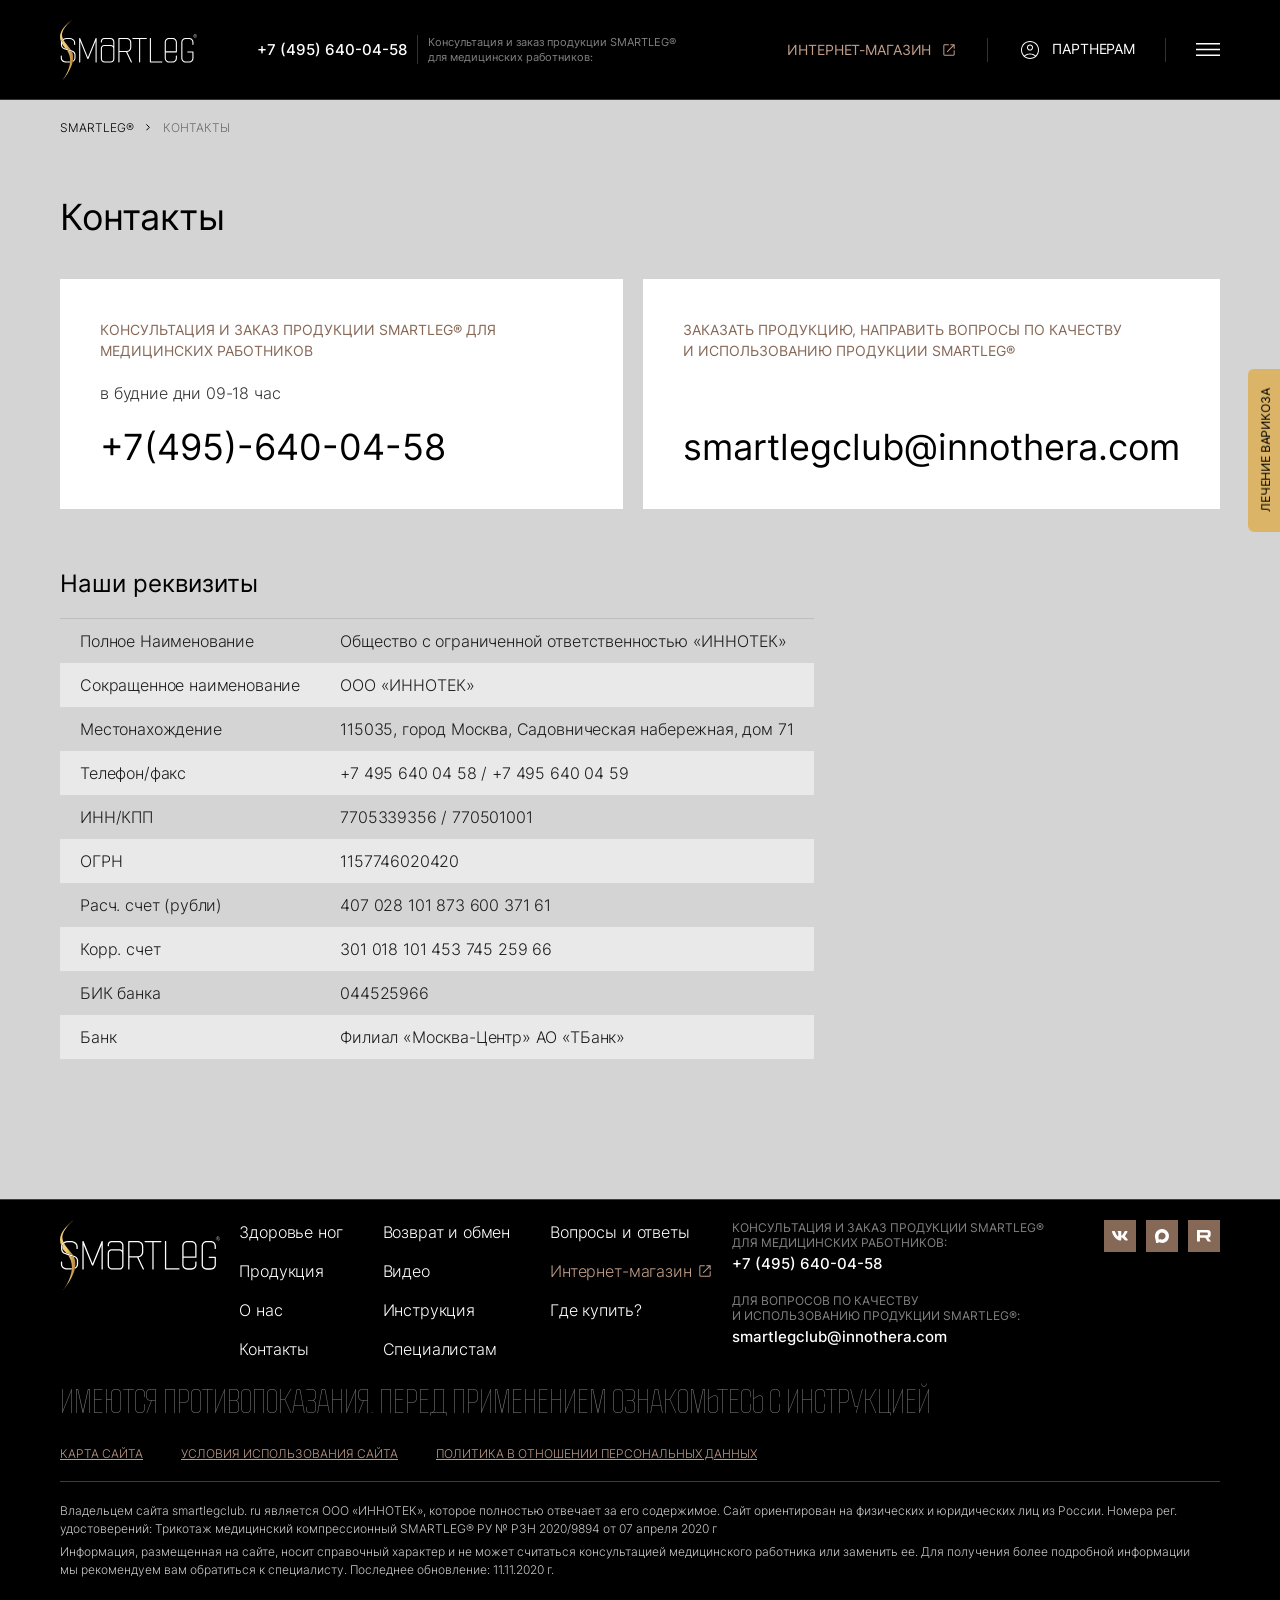
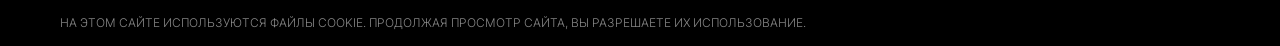
<file: smartleg-09-contacts.html>
<!DOCTYPE html>
<html lang="ru">
    <head>
        <meta charset="utf-8">
        <title>SMARTLEG&reg;</title>

        <link rel="stylesheet" href="css/fonts.css">
        <link rel="stylesheet" href="css/styles.css">
        <link rel="stylesheet" href="js/select2/select2.css">
        <link rel="stylesheet" href="js/swiper/swiper-bundle.min.css">

        <link rel="icon" href="favicon.svg" type="image/svg+xml">

        <meta http-equiv="x-ua-compatible" content="ie=edge">
        <meta name="viewport" content="width=device-width">
    </head>

    <body>

        <!-- wrapper -->
        <div class="wrapper">

            <!-- wrapper inner -->
            <div class="wrapper-inner">

                <header>
                    <div class="container">
                        <div class="header-inner">
                            <div class="header-left">
                                <div class="header-logo"><a href="#"><img src="images/logo.svg" alt=""></a></div>
                                <div class="header-consult">
                                    <div class="header-consult-phone"><a href="tel:+74956400458">+7 (495) 640-04-58</a></div>
                                    <div class="header-consult-text">Консультация и&nbsp;заказ продукции SMARTLEG&reg;<br> для&nbsp;медицинских работников:</div>
                                </div>
                            </div>
                            <div class="header-right">
                                <div class="header-shop-link">
                                    <a href="#"><strong><span>Интернет-</span>магазин</strong><svg><use xlink:href="images/sprite.svg#icon-ext-link"></use></svg><svg><use xlink:href="images/sprite.svg#icon-cart"></use></svg></a>
                                </div>
                                <div class="header-right-sep"></div>
                                <div class="header-user">
                                    <a href="#"><svg><use xlink:href="images/sprite.svg#icon-user"></use></svg><span>Партнерам</span></a>
                                </div>
                                <div class="header-right-sep"></div>
                                <div class="burger-menu-link">
                                    <a href="#"><svg><use xlink:href="images/sprite.svg#burger-menu-link"></use></svg><svg><use xlink:href="images/sprite.svg#burger-menu-close"></use></svg></a>
                                </div>
                            </div>
                        </div>
                    </div>

                    <div class="header-burger">
                        <div class="container">
                            <div class="header-burger-inner">
                                <div class="header-burder-menu">
                                    <ul>
                                        <li><a href="#">Здоровье ног</a></li>
                                        <li><a href="#">Продукция</a></li>
                                        <li><a href="#">О&nbsp;нас</a></li>
                                        <li><a href="#">Контакты</a></li>
                                    </ul>
                                    <ul>
                                        <li><a href="#">Возврат и&nbsp;обмен</a></li>
                                        <li><a href="#">Видео</a></li>
                                        <li><a href="#">Инструкция</a></li>
                                        <li><a href="#">Специалистам</a></li>
                                    </ul>
                                    <ul>
                                        <li><a href="#">Вопросы и ответы</a></li>
                                        <li><a href="#" class="header-burder-menu-shop">Интернет-магазин<svg><use xlink:href="images/sprite.svg#icon-ext-link"></use></svg></a></li>
                                        <li><a href="#">Где купить?</a></li>
                                    </ul>
                                </div>
                                <div class="header-burger-right">
                                    <div class="header-burger-contacts">
                                        <div class="header-burger-contacts-item">
                                            <div class="header-burger-contacts-title">Консультация и&nbsp;заказ продукции SMARTLEG&reg;<br> для&nbsp;медицинских работников:</div>
                                            <div class="header-burger-contacts-value"><a href="tel:+74956400458">+7 (495) 640-04-58</a></div>
                                        </div>

                                        <div class="header-burger-contacts-item">
                                            <div class="header-burger-contacts-title">Для&nbsp;вопросов по&nbsp;качеству<br> и&nbsp;использованию продукции SMARTLEG&reg;:</div>
                                            <div class="header-burger-contacts-value"><a href="mailto:smartlegclub@innothera.com">smartlegclub@innothera.com</a></div>
                                        </div>
                                    </div>

                                    <div class="header-burger-social">
                                        <a href="#" target="_blank"><svg><use xlink:href="images/sprite.svg#footer-social-vk"></use></svg></a>
                                        <a href="#" target="_blank"><svg><use xlink:href="images/sprite.svg#footer-social-max"></use></svg></a>
                                        <a href="#" target="_blank"><svg><use xlink:href="images/sprite.svg#footer-social-rt"></use></svg></a>
                                    </div>
                                </div>
                            </div>
                        </div>
                    </div>
                </header>

                <!-- container -->
                <div class="container">

                    <div class="breadcrumbs" itemscope itemtype="http://schema.org/BreadcrumbList"><div itemprop="itemListElement" itemscope itemtype="https://schema.org/ListItem"><a href="#" title="SMARTLEG&reg;" itemprop="item"><span itemprop="name">SMARTLEG&reg;</span><meta itemprop="position" content="1" /></a></div><div itemprop="itemListElement" itemscope itemtype="https://schema.org/ListItem"><svg><use xlink:href="images/sprite.svg#breadcrumbs"></use></svg><div title="Контакты" itemprop="item"><span itemprop="name">Контакты</span><meta itemprop="position" content="2" /></div></div></div>
                    <div class="breadcrumbs-mobile"><a href="#"><svg><use xlink:href="images/sprite.svg#breadcrumbs"></use></svg>SMARTLEG&reg;</a></div>

                    <h1>Контакты</h1>

                    <!-- contacts -->
                    <div class="contacts">

                        <div class="contacts-block">
                            <div class="contacts-block-title">Консультация и&nbsp;заказ продукции SMARTLEG&reg; для медицинских работников</div>
                            <div class="contacts-block-text">в&nbsp;будние дни 09-18 час</div>
                            <div class="contacts-block-value"><a href="tel:+74956400458">+7(495)-640-04-58</a></div>
                        </div>

                        <div class="contacts-block">
                            <div class="contacts-block-title">Заказать продукцию, направить вопросы по&nbsp;качеству и&nbsp;использованию продукции SMARTLEG&reg;</div>
                            <div class="contacts-block-value"><a href="mailto:smartlegclub@innothera.com ">smartlegclub@innothera.com </a></div>
                        </div>

                    </div>
                    <!-- contacts END -->

                    <h3>Наши реквизиты</h3>
                    <table class="contacts-table">
                        <tbody>
                            <tr>
                                <td>Полное Наименование</td>
                                <td>Общество с ограниченной ответственностью «ИННОТЕК»</td>
                            </tr>
                            <tr>
                                <td>Сокращенное наименование</td>
                                <td>ООО «ИННОТЕК»</td>
                            </tr>
                            <tr>
                                <td>Местонахождение</td>
                                <td>115035, город Москва, Садовническая набережная, дом 71</td>
                            </tr>
                            <tr>
                                <td>Телефон/факс</td>
                                <td>+7 495 640 04 58 / +7 495 640 04 59</td>
                            </tr>
                            <tr>
                                <td>ИНН/КПП</td>
                                <td>7705339356 / 770501001</td>
                            </tr>
                            <tr>
                                <td>ОГРН</td>
                                <td>1157746020420</td>
                            </tr>
                            <tr>
                                <td>Расч. счет (рубли)</td>
                                <td>407 028 101 873 600 371 61</td>
                            </tr>
                            <tr>
                                <td>Корр. счет</td>
                                <td>301 018 101 453 745 259 66</td>
                            </tr>
                            <tr>
                                <td>БИК банка</td>
                                <td>044525966</td>
                            </tr>
                            <tr>
                                <td>Банк</td>
                                <td>Филиал «Москва-Центр» АО «ТБанк»</td>
                            </tr>
                        </tbody>
                    </table>

                </div>
                <!-- container END -->

            </div>
            <!-- wrapper inner END -->

            <footer>
                <div class="container">
                    <div class="footer-container">
                        <div class="footer-content">
                            <div class="footer-left">
                                <div class="footer-logo"><img src="images/logo.svg" alt=""></div>
                                <div class="footer-user">
                                    <a href="#"><svg><use xlink:href="images/sprite.svg#icon-user"></use></svg></a>
                                </div>
                                <div class="footer-cart">
                                    <a href="#"><svg><use xlink:href="images/sprite.svg#icon-cart"></use></svg></a>
                                </div>
                            </div>

                            <div class="footer-menu">
                                <ul>
                                    <li><a href="#">Здоровье ног</a></li>
                                    <li><a href="#">Продукция</a></li>
                                    <li><a href="#">О&nbsp;нас</a></li>
                                    <li><a href="#">Контакты</a></li>
                                </ul>
                                <ul>
                                    <li><a href="#">Возврат и&nbsp;обмен</a></li>
                                    <li><a href="#">Видео</a></li>
                                    <li><a href="#">Инструкция</a></li>
                                    <li><a href="#">Специалистам</a></li>
                                </ul>
                                <ul>
                                    <li><a href="#">Вопросы и ответы</a></li>
                                    <li><a href="#" class="footer-menu-shop">Интернет-магазин<svg><use xlink:href="images/sprite.svg#icon-ext-link"></use></svg></a></li>
                                    <li><a href="#">Где купить?</a></li>
                                </ul>
                            </div>

                            <div class="footer-right">
                                <div class="footer-contacts">
                                    <div class="footer-contacts-item">
                                        <div class="footer-contacts-title">Консультация и&nbsp;заказ продукции SMARTLEG&reg;<br> для&nbsp;медицинских работников:</div>
                                        <div class="footer-contacts-value"><a href="tel:+74956400458">+7 (495) 640-04-58</a></div>
                                    </div>

                                    <div class="footer-contacts-item">
                                        <div class="footer-contacts-title">Для&nbsp;вопросов по&nbsp;качеству<br> и&nbsp;использованию продукции SMARTLEG&reg;:</div>
                                        <div class="footer-contacts-value"><a href="mailto:smartlegclub@innothera.com">smartlegclub@innothera.com</a></div>
                                    </div>
                                </div>

                                <div class="footer-social">
                                    <a href="#" target="_blank"><svg><use xlink:href="images/sprite.svg#footer-social-vk"></use></svg></a>
                                    <a href="#" target="_blank"><svg><use xlink:href="images/sprite.svg#footer-social-max"></use></svg></a>
                                    <a href="#" target="_blank"><svg><use xlink:href="images/sprite.svg#footer-social-rt"></use></svg></a>
                                </div>
                            </div>
                        </div>

                        <div class="footer-disclamer">Имеются противопоказания. Перед применением ознакомьтесь с&nbsp;инструкцией</div>

                        <div class="footer-links">
                            <div class="footer-link"><a href="#">Карта сайта</a></div>
                            <div class="footer-link"><a href="#">Условия использования сайта</a></div>
                            <div class="footer-link"><a href="#">Политика в&nbsp;отношении персональных данных</a></div>
                        </div>

                        <div class="footer-sep"></div>

                        <div class="footer-info">
                            <p>Владельцем сайта smartlegclub.&nbsp;ru&nbsp;является ООО &laquo;ИННОТЕК&raquo;, которое полностью отвечает за&nbsp;его содержимое. Сайт ориентирован на&nbsp;физических и&nbsp;юридических лиц из&nbsp;России. Номера рег. удостоверений: Трикотаж медицинский компрессионный SMARTLEG&reg; РУ &#8470; РЗН 2020/9894 от&nbsp;07&nbsp;апреля 2020&nbsp;г</p>
                            <p>Информация, размещенная на&nbsp;сайте, носит справочный характер и&nbsp;не&nbsp;может считаться консультацией медицинского работника или заменить&nbsp;ее. Для получения более подробной информации мы&nbsp;рекомендуем вам обратиться к&nbsp;специалисту. Последнее обновление: 11.11.2020&nbsp;г.</p>
                        </div>
                    </div>
                </div>
                <div class="footer-cookie">
                    <div class="container">
                        На&nbsp;этом сайте используются файлы cookie. Продолжая просмотр сайта, Вы&nbsp;разрешаете их&nbsp;использование.
                    </div>
                </div>
            </footer>

            <a href="#" class="up-link"><svg><use xlink:href="images/sprite.svg#up-link"></use></svg></a>
            <a href="https://phlebodia.ru/" class="phlebodia-link" target="_blank">Лечение варикоза</a>

        </div>
        <!-- wrapper END -->

        <script>
            var pathTemplate = './';
        </script>

        <script src="js/jquery-3.7.1.min.js"></script>
        <script src="js/jquery.mask.min.js"></script>
        <script src="js/validation/jquery.validate.min.js"></script>
        <script src="js/validation/messages_ru.js"></script>
        <script src="js/select2/select2.min.js"></script>
        <script src="js/select2/ru.js"></script>
        <script src="js/fileupload/jquery.ui.widget.js"></script>
        <script src="js/fileupload/jquery.iframe-transport.js"></script>
        <script src="js/fileupload/jquery.fileupload.js"></script>
        <script src="js/fileupload/jquery.fileupload-ui.js"></script>
        <script src="js/swiper/swiper-bundle.min.js"></script>
        <script src="js/tools.js"></script>

    </body>
</html>
</file>
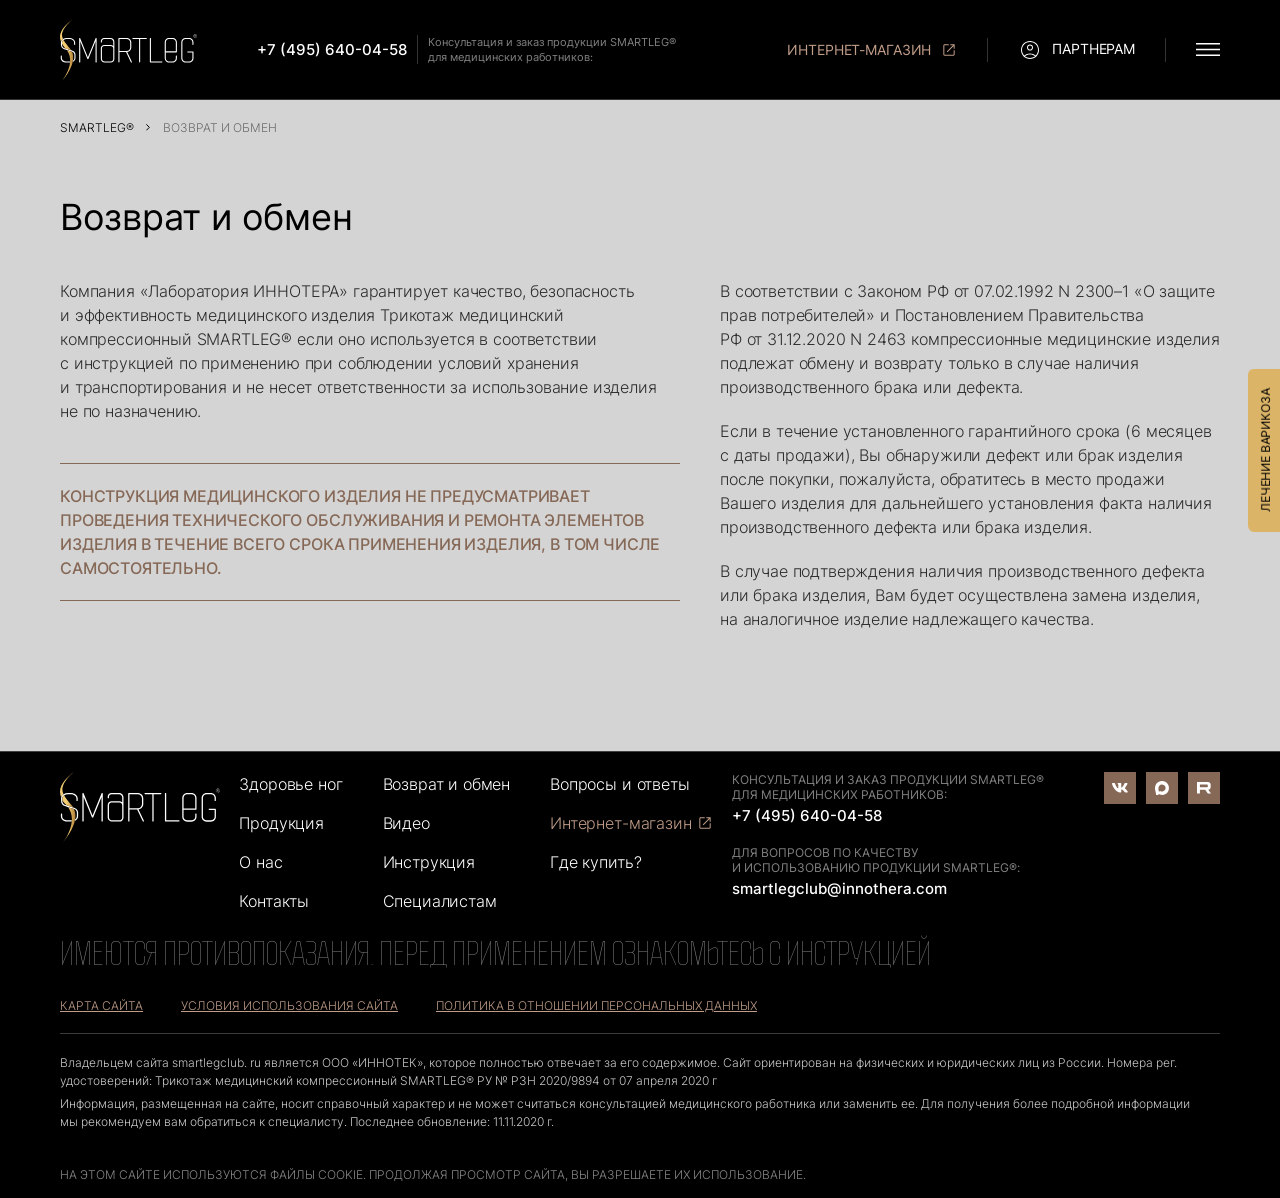
<file: smartleg-10-returns.html>
<!DOCTYPE html>
<html lang="ru">
    <head>
        <meta charset="utf-8">
        <title>SMARTLEG&reg;</title>

        <link rel="stylesheet" href="css/fonts.css">
        <link rel="stylesheet" href="css/styles.css">
        <link rel="stylesheet" href="js/select2/select2.css">
        <link rel="stylesheet" href="js/swiper/swiper-bundle.min.css">

        <link rel="icon" href="favicon.svg" type="image/svg+xml">

        <meta http-equiv="x-ua-compatible" content="ie=edge">
        <meta name="viewport" content="width=device-width">
    </head>

    <body>

        <!-- wrapper -->
        <div class="wrapper">

            <!-- wrapper inner -->
            <div class="wrapper-inner">

                <header>
                    <div class="container">
                        <div class="header-inner">
                            <div class="header-left">
                                <div class="header-logo"><a href="#"><img src="images/logo.svg" alt=""></a></div>
                                <div class="header-consult">
                                    <div class="header-consult-phone"><a href="tel:+74956400458">+7 (495) 640-04-58</a></div>
                                    <div class="header-consult-text">Консультация и&nbsp;заказ продукции SMARTLEG&reg;<br> для&nbsp;медицинских работников:</div>
                                </div>
                            </div>
                            <div class="header-right">
                                <div class="header-shop-link">
                                    <a href="#"><strong><span>Интернет-</span>магазин</strong><svg><use xlink:href="images/sprite.svg#icon-ext-link"></use></svg><svg><use xlink:href="images/sprite.svg#icon-cart"></use></svg></a>
                                </div>
                                <div class="header-right-sep"></div>
                                <div class="header-user">
                                    <a href="#"><svg><use xlink:href="images/sprite.svg#icon-user"></use></svg><span>Партнерам</span></a>
                                </div>
                                <div class="header-right-sep"></div>
                                <div class="burger-menu-link">
                                    <a href="#"><svg><use xlink:href="images/sprite.svg#burger-menu-link"></use></svg><svg><use xlink:href="images/sprite.svg#burger-menu-close"></use></svg></a>
                                </div>
                            </div>
                        </div>
                    </div>

                    <div class="header-burger">
                        <div class="container">
                            <div class="header-burger-inner">
                                <div class="header-burder-menu">
                                    <ul>
                                        <li><a href="#">Здоровье ног</a></li>
                                        <li><a href="#">Продукция</a></li>
                                        <li><a href="#">О&nbsp;нас</a></li>
                                        <li><a href="#">Контакты</a></li>
                                    </ul>
                                    <ul>
                                        <li><a href="#">Возврат и&nbsp;обмен</a></li>
                                        <li><a href="#">Видео</a></li>
                                        <li><a href="#">Инструкция</a></li>
                                        <li><a href="#">Специалистам</a></li>
                                    </ul>
                                    <ul>
                                        <li><a href="#">Вопросы и ответы</a></li>
                                        <li><a href="#" class="header-burder-menu-shop">Интернет-магазин<svg><use xlink:href="images/sprite.svg#icon-ext-link"></use></svg></a></li>
                                        <li><a href="#">Где купить?</a></li>
                                    </ul>
                                </div>
                                <div class="header-burger-right">
                                    <div class="header-burger-contacts">
                                        <div class="header-burger-contacts-item">
                                            <div class="header-burger-contacts-title">Консультация и&nbsp;заказ продукции SMARTLEG&reg;<br> для&nbsp;медицинских работников:</div>
                                            <div class="header-burger-contacts-value"><a href="tel:+74956400458">+7 (495) 640-04-58</a></div>
                                        </div>

                                        <div class="header-burger-contacts-item">
                                            <div class="header-burger-contacts-title">Для&nbsp;вопросов по&nbsp;качеству<br> и&nbsp;использованию продукции SMARTLEG&reg;:</div>
                                            <div class="header-burger-contacts-value"><a href="mailto:smartlegclub@innothera.com">smartlegclub@innothera.com</a></div>
                                        </div>
                                    </div>

                                    <div class="header-burger-social">
                                        <a href="#" target="_blank"><svg><use xlink:href="images/sprite.svg#footer-social-vk"></use></svg></a>
                                        <a href="#" target="_blank"><svg><use xlink:href="images/sprite.svg#footer-social-max"></use></svg></a>
                                        <a href="#" target="_blank"><svg><use xlink:href="images/sprite.svg#footer-social-rt"></use></svg></a>
                                    </div>
                                </div>
                            </div>
                        </div>
                    </div>
                </header>

                <!-- container -->
                <div class="container">

                    <div class="breadcrumbs" itemscope itemtype="http://schema.org/BreadcrumbList"><div itemprop="itemListElement" itemscope itemtype="https://schema.org/ListItem"><a href="#" title="SMARTLEG&reg;" itemprop="item"><span itemprop="name">SMARTLEG&reg;</span><meta itemprop="position" content="1" /></a></div><div itemprop="itemListElement" itemscope itemtype="https://schema.org/ListItem"><svg><use xlink:href="images/sprite.svg#breadcrumbs"></use></svg><div title="Возврат и&nbsp;обмен" itemprop="item"><span itemprop="name">Возврат и&nbsp;обмен</span><meta itemprop="position" content="2" /></div></div></div>
                    <div class="breadcrumbs-mobile"><a href="#"><svg><use xlink:href="images/sprite.svg#breadcrumbs"></use></svg>SMARTLEG&reg;</a></div>

                    <h1>Возврат и&nbsp;обмен</h1>

                    <!-- returns -->
                    <div class="returns">
                        <div class="returns-info">
                            <div class="returns-info-text">Компания &laquo;Лаборатория ИННОТЕРА&raquo; гарантирует качество, безопасность и&nbsp;эффективность медицинского изделия Трикотаж медицинский компрессионный SMARTLEG&reg; если оно используется в&nbsp;соответствии с&nbsp;инструкцией по&nbsp;применению при соблюдении условий хранения и&nbsp;транспортирования и&nbsp;не&nbsp;несет ответственности за&nbsp;использование изделия не&nbsp;по&nbsp;назначению.</div>
                            <div class="returns-construct">Конструкция медицинского изделия не&nbsp;предусматривает проведения технического обслуживания и&nbsp;ремонта элементов изделия в&nbsp;течение всего срока применения изделия, в&nbsp;том числе самостоятельно.</div>
                        </div>

                        <div class="returns-detail">
                            <p>В&nbsp;соответствии с&nbsp;Законом РФ&nbsp;от&nbsp;07.02.1992&nbsp;N 2300&ndash;1 &laquo;О&nbsp;защите прав потребителей&raquo; и&nbsp;Постановлением Правительства РФ&nbsp;от&nbsp;31.12.2020&nbsp;N 2463 компрессионные медицинские изделия подлежат обмену и&nbsp;возврату только в&nbsp;случае наличия производственного брака или дефекта.</p>
                            <p>Если в&nbsp;течение установленного гарантийного срока (6&nbsp;месяцев с&nbsp;даты продажи), Вы&nbsp;обнаружили дефект или брак изделия после покупки, пожалуйста, обратитесь в&nbsp;место продажи Вашего изделия для дальнейшего установления факта наличия производственного дефекта или брака изделия.</p>
                            <p>В&nbsp;случае подтверждения наличия производственного дефекта или брака изделия, Вам будет осуществлена замена изделия, на&nbsp;аналогичное изделие надлежащего качества.</p>
                        </div>

                    </div>
                    <!-- returns END -->

                </div>
                <!-- container END -->

            </div>
            <!-- wrapper inner END -->

            <footer>
                <div class="container">
                    <div class="footer-container">
                        <div class="footer-content">
                            <div class="footer-left">
                                <div class="footer-logo"><img src="images/logo.svg" alt=""></div>
                                <div class="footer-user">
                                    <a href="#"><svg><use xlink:href="images/sprite.svg#icon-user"></use></svg></a>
                                </div>
                                <div class="footer-cart">
                                    <a href="#"><svg><use xlink:href="images/sprite.svg#icon-cart"></use></svg></a>
                                </div>
                            </div>

                            <div class="footer-menu">
                                <ul>
                                    <li><a href="#">Здоровье ног</a></li>
                                    <li><a href="#">Продукция</a></li>
                                    <li><a href="#">О&nbsp;нас</a></li>
                                    <li><a href="#">Контакты</a></li>
                                </ul>
                                <ul>
                                    <li><a href="#">Возврат и&nbsp;обмен</a></li>
                                    <li><a href="#">Видео</a></li>
                                    <li><a href="#">Инструкция</a></li>
                                    <li><a href="#">Специалистам</a></li>
                                </ul>
                                <ul>
                                    <li><a href="#">Вопросы и ответы</a></li>
                                    <li><a href="#" class="footer-menu-shop">Интернет-магазин<svg><use xlink:href="images/sprite.svg#icon-ext-link"></use></svg></a></li>
                                    <li><a href="#">Где купить?</a></li>
                                </ul>
                            </div>

                            <div class="footer-right">
                                <div class="footer-contacts">
                                    <div class="footer-contacts-item">
                                        <div class="footer-contacts-title">Консультация и&nbsp;заказ продукции SMARTLEG&reg;<br> для&nbsp;медицинских работников:</div>
                                        <div class="footer-contacts-value"><a href="tel:+74956400458">+7 (495) 640-04-58</a></div>
                                    </div>

                                    <div class="footer-contacts-item">
                                        <div class="footer-contacts-title">Для&nbsp;вопросов по&nbsp;качеству<br> и&nbsp;использованию продукции SMARTLEG&reg;:</div>
                                        <div class="footer-contacts-value"><a href="mailto:smartlegclub@innothera.com">smartlegclub@innothera.com</a></div>
                                    </div>
                                </div>

                                <div class="footer-social">
                                    <a href="#" target="_blank"><svg><use xlink:href="images/sprite.svg#footer-social-vk"></use></svg></a>
                                    <a href="#" target="_blank"><svg><use xlink:href="images/sprite.svg#footer-social-max"></use></svg></a>
                                    <a href="#" target="_blank"><svg><use xlink:href="images/sprite.svg#footer-social-rt"></use></svg></a>
                                </div>
                            </div>
                        </div>

                        <div class="footer-disclamer">Имеются противопоказания. Перед применением ознакомьтесь с&nbsp;инструкцией</div>

                        <div class="footer-links">
                            <div class="footer-link"><a href="#">Карта сайта</a></div>
                            <div class="footer-link"><a href="#">Условия использования сайта</a></div>
                            <div class="footer-link"><a href="#">Политика в&nbsp;отношении персональных данных</a></div>
                        </div>

                        <div class="footer-sep"></div>

                        <div class="footer-info">
                            <p>Владельцем сайта smartlegclub.&nbsp;ru&nbsp;является ООО &laquo;ИННОТЕК&raquo;, которое полностью отвечает за&nbsp;его содержимое. Сайт ориентирован на&nbsp;физических и&nbsp;юридических лиц из&nbsp;России. Номера рег. удостоверений: Трикотаж медицинский компрессионный SMARTLEG&reg; РУ &#8470; РЗН 2020/9894 от&nbsp;07&nbsp;апреля 2020&nbsp;г</p>
                            <p>Информация, размещенная на&nbsp;сайте, носит справочный характер и&nbsp;не&nbsp;может считаться консультацией медицинского работника или заменить&nbsp;ее. Для получения более подробной информации мы&nbsp;рекомендуем вам обратиться к&nbsp;специалисту. Последнее обновление: 11.11.2020&nbsp;г.</p>
                        </div>
                    </div>
                </div>
                <div class="footer-cookie">
                    <div class="container">
                        На&nbsp;этом сайте используются файлы cookie. Продолжая просмотр сайта, Вы&nbsp;разрешаете их&nbsp;использование.
                    </div>
                </div>
            </footer>

            <a href="#" class="up-link"><svg><use xlink:href="images/sprite.svg#up-link"></use></svg></a>
            <a href="https://phlebodia.ru/" class="phlebodia-link" target="_blank">Лечение варикоза</a>

        </div>
        <!-- wrapper END -->

        <script>
            var pathTemplate = './';
        </script>

        <script src="js/jquery-3.7.1.min.js"></script>
        <script src="js/jquery.mask.min.js"></script>
        <script src="js/validation/jquery.validate.min.js"></script>
        <script src="js/validation/messages_ru.js"></script>
        <script src="js/select2/select2.min.js"></script>
        <script src="js/select2/ru.js"></script>
        <script src="js/fileupload/jquery.ui.widget.js"></script>
        <script src="js/fileupload/jquery.iframe-transport.js"></script>
        <script src="js/fileupload/jquery.fileupload.js"></script>
        <script src="js/fileupload/jquery.fileupload-ui.js"></script>
        <script src="js/swiper/swiper-bundle.min.js"></script>
        <script src="js/tools.js"></script>

    </body>
</html>
</file>
<file: css/fonts.css>
@font-face {font-family:"Inter"; src:url([data-uri]) format("woff"); font-weight:300; font-style:normal; font-display:swap}
@font-face {font-family:"Inter"; src:url([data-uri]) format("woff"); font-weight:normal; font-style:normal; font-display:swap}
@font-face {font-family:"Inter"; src:url([data-uri]) format("woff"); font-weight:500; font-style:normal; font-display:swap}

@font-face {font-family:"PoliticaCondensed"; src:url([data-uri]) format("woff"); font-weight:300; font-style:normal; font-display:swap}
</file>
<file: css/styles.css>
*,
*::before,
*::after {outline:none; box-sizing:border-box}

html {min-width:375px; height:100%}

body {min-width:375px; height:100%; margin:0; padding:0; font:300 16px/1.5em Inter, sans-serif; letter-spacing:-0.01em; color:rgba(0, 0, 0, 0.8); background:#D4D4D4; -webkit-text-size-adjust:100%; -webkit-font-smoothing:antialiased; -moz-osx-font-smoothing:grayscale; overflow-anchor:none}

@media (max-width:1199px) {
    body {font-size:14px; line-height:1.5em; letter-spacing:-0.01em}
}

a {outline:none; color:#866857; text-decoration:none; transition:color 0.2s}
@media (min-width:1200px) {
    a:hover {color:#000000}
}

img {border:none; max-width:100%; height:auto}
iframe {border:none; max-width:100%}

::-ms-clear {display:none}

.swiper,
.swiper-button-prev,
.swiper-button-next {-moz-user-select:none; -webkit-user-select:none; -ms-user-select:none; user-select:none}

strong, b {font-weight:500; color:rgba(0, 0, 0, 0.9)}
sup {vertical-align:top; font-size:0.6em; line-height:2em}

h1 {margin:60px 0 20px 0; padding:0; font-weight:normal; font-size:36px; line-height:44px; letter-spacing:0; color:#000000}
h2 {margin:40px 0 20px 0; padding:0; font-weight:normal; font-size:30px; line-height:36px; letter-spacing:0; color:#000000}
h3 {margin:40px 0 20px 0; padding:0; font-weight:normal; font-size:24px; line-height:29px; letter-spacing:0; color:#000000}
h4 {margin:40px 0 20px 0; padding:0; font-weight:500; font-size:16px; line-height:1.5em; letter-spacing:0.05em; color:#000000; text-transform:uppercase}
p {margin:20px 0; padding:0}
ul {margin:20px 0; padding:0; list-style:none}
ul > li {margin:10px 0; padding:0 0 0 35px; position:relative}
ul > li::before {content:""; position:absolute; left:0; top:10px; width:5px; height:5px; background:#866857; border-radius:50%}
li > ul {margin:5px 0}
li > ul > li {margin:5px 0}
li > ul > li::before {background:rgba(0, 0, 0, 0.5)}
ol {margin:20px 0; padding:0; list-style:none; counter-reset:point}
ol > li {margin:10px 0; padding:0 0 0 35px; position:relative}
ol > li::before {content:counter(point)'.'; counter-increment:point 1; position:absolute; left:0; top:0}
li > ol {margin:5px 0}
ol > li > ol {counter-reset:subpoint}
ol > li > ol > li::before {content:counter(point)'.'counter(subpoint); counter-increment:subpoint 1}
li > ol > li {margin:5px 0}
.blockquote {margin:20px 0; padding:0 0 0 40px; border-left:1px solid #866857; font-weight:500; font-size:16px; line-height:1.5em; letter-spacing:-0.01em; color:#866857}

@media (max-width:1199px) {
    h1 {margin:40px 0 10px 0; font-size:24px; line-height:29px}
    h2 {margin:40px 0 10px 0; font-size:20px; line-height:24px}
    h3 {margin:40px 0 10px 0; font-size:16px; line-height:19px}
    h4 {margin:40px 0 10px 0}
    p {margin:10px 0}
    ul {margin:10px 0}
    ul > li {margin:5px 0}
    ul > li::before {top:8px}
    ol {margin:10px 0}
    ol > li {margin:5px 0}
    .blockquote {margin:10px 0; padding:0 0 0 20px}
}

.content-table {margin:40px 0; border:none; width:100%; border-collapse:collapse; border-spacing:0}
.content-table th {padding:0 10px 20px 10px; font-weight:normal; font-size:14px; line-height:1.3em; color:#000000; vertical-align:middle; text-align:center; min-width:260px; border-bottom:1px solid #866857}
.content-table th:first-child {width:100%; padding-left:0; text-align:left; min-width:0}
.content-table td {padding:20px 10px; border-bottom:1px solid rgba(0, 0, 0, 0.1); border-top:1px solid rgba(0, 0, 0, 0.1); vertical-align:middle; text-align:center; min-width:260px}
.content-table tr:nth-child(odd) td {background:rgba(0, 0, 0, 0.05)}
.content-table thead+tbody tr:nth-child(odd) td {background:none}
.content-table td:first-child {width:100%; padding-left:20px; text-align:left; min-width:0}
.content-table thead+tbody td:first-child {padding-left:0}
.content-table td:last-child {width:100%; padding-right:20px}
.content-table thead+tbody td:last-child {padding-right:0}
.content-table-mobile-header {display:none}

@media (max-width:1199px) {
    .content-table {margin:20px 0; display:block}
    .content-table thead {display:none}
    .content-table tbody {display:block}
    .content-table tr {display:block; border-bottom:1px solid rgba(0, 0, 0, 0.1)}
    .content-table td {display:none; border-bottom:none; border-top:1px solid rgba(0, 0, 0, 0.1); padding:10px 0; font-size:14px; line-height:1.5em; text-align:left; min-width:0}
    .content-table tr.open td {display:block}
    .content-table tr:nth-child(odd) td {background:none}
    .content-table td:first-child {padding-left:0; display:block; cursor:pointer; position:relative}
    .content-table td:first-child::after {content:""; position:absolute; right:0; top:10px; width:16px; height:16px; background:url(../images/content-table-arrow-mobile.svg) no-repeat}
    .content-table tr.open td:first-child::after {transform:rotate(-180deg)}
    .content-table td:last-child {padding-right:0; min-width:0}
    .content-table-mobile-header {display:block; padding:2px 0 7px 0; font-weight:bold; font-size:12px; line-height:1em; color:#866857; text-transform:uppercase}
}

.btn {display:inline-flex; border-radius:0; background:#866857; margin:0; padding:12px 24px; height:auto; outline:none; overflow:visible; border:none; text-decoration:none; box-sizing:border-box; color:#FFFFFF; gap:0 10px; align-items:center; justify-content:center; text-transform:uppercase; font:500 14px/1.3em Inter, sans-serif; letter-spacing:0; -webkit-appearance:none; cursor:pointer; transition:background-color 0.2s, color 0.2s, border-color 0.2s}
@media (min-width:1200px) {
    .btn:hover {background-color:#000000; color:#FFFFFF}
}
.btn svg {min-width:30px; max-width:30px; height:30px; fill:#FFFFFF; margin:-10px 0; transition:fill 0.2s}

.btn-border {background:transparent; border:1px solid #866857; color:#866857; padding:11px 23px}
.btn-border svg {fill:#866857}
@media (min-width:1200px) {
    .btn-border:hover {background-color:transparent; color:#000000; border-color:#000000}
    .btn-border:hover svg {fill:#000000}
}

.btn-border-light {background:transparent; border:1px solid rgba(0, 0, 0, 0.2); color:rgba(0, 0, 0, 0.8); padding:11px 23px}
.btn-border-light svg {fill:rgba(0, 0, 0, 0.8)}
@media (min-width:1200px) {
    .btn-border-light:hover {background-color:transparent; color:rgba(0, 0, 0, 0.8); border-color:#000000}
    .btn-border-light:hover svg {fill:rgba(0, 0, 0, 0.8)}
}

.btn:disabled {background:#EFEFEF; color:rgba(0, 0, 0, 0.25); border-color:#EFEFEF; cursor:default}

.pager {margin:40px 0 0 0; display:flex; gap:0 10px; justify-content:center; letter-spacing:0.05em; text-align:center}
.pager a,
.pager span {display:flex; align-items:center; justify-content:center; border:1px solid transparent; min-width:36px; max-width:36px; height:36px; color:rgba(0, 0, 0, 0.6); text-decoration:none; transition:background 0.2s, color 0.2s, border-color 0.2s}
@media (min-width:1200px) {
    .pager a:hover {border-color:#866857}
}
.pager a.active {background:#866857; color:#FFFFFF; border-color:#866857}
.pager a.pager-prev {margin:0 30px 0 0; background:#EFEFEF}
.pager a.pager-next {margin:0 0 0 30px; background:#EFEFEF}
.pager a.pager-prev svg,
.pager a.pager-next svg {display:block; width:20px; height:20px; fill:#000000}

@media (max-width:1199px) {
    .pager {margin:20px 0 0 0; padding:0 46px; position:relative}
    .pager a.pager-prev {margin:0; position:absolute; left:0; top:0}
    .pager a.pager-next {margin:0; position:absolute; right:0; top:0}
}

.docs-list {margin:20px 0}
.docs-item {margin:10px 0}
.docs-item a {display:flex; align-items:flex-start; gap:0 10px}
.docs-item-icon {min-width:24px; max-width:24px}
.docs-item-icon svg {display:block; width:24px; height:24px; fill:#866857}
.docs-item-title {font-weight:500}
.docs-item-info {color:rgba(0, 0, 0, 0.8)}
.docs-item-info span {font-size:14px; line-height:1.5em; margin:0 10px}

.text-info {display:inline-block; vertical-align:middle; width:16px; height:16px; position:relative; margin:-2px 0 0 0; cursor:pointer}
.text-info > svg {display:block; width:16px; height:16px; fill:#866857}
.text-info-popup {display:none; position:absolute; left:50%; width:267px; transform:translateX(-50%); bottom:100%; margin:0 0 13px 0; background:#866857; color:#866857; padding:10px; color:#FFFFFF; font-weight:normal; font-size:12px; line-height:15px; letter-spacing:0}
@media (min-width:1200px) {
    .text-info:hover .text-info-popup {display:block}
}
.text-info-popup::before {content:""; position:absolute; left:50%; margin-left:-10px; bottom:-12px; width:0; height:0; border-top:12px solid #866857; border-left:10px solid transparent; border-right:10px solid transparent}

.gallery {margin:40px 0}
.gallery-list {position:relative}
.gallery-item img {display:block; width:100%}
.gallery-notice {margin:20px 0 0 0; font-size:12px; line-height:15px; color:rgba(0, 0, 0, 0.5); letter-spacing:0; text-transform:uppercase}

.message {margin:20px 0; padding:22px; text-align:left; border-radius:0; display:flex; align-items:flex-start}
.message-title {font-weight:normal; font-size:24px; line-height:29px; position:relative; min-width:240px; display:flex; align-items:center; margin:0 20px 0 0}
.message-title::before {content:""; display:block; min-width:40px; max-width:40px; height:40px; margin:0 10px 0 0}
.message-text {border-left:1px solid rgba(0, 0, 0, 0.1); padding:0 0 0 20px; flex-grow:1}
.message-text p {margin:0}
.message-text p+p {margin-top:10px}

@media (max-width:1199px) {
    .message {display:block; padding:14px}
    .message-title {min-width:0; max-width:none}
    .message-text {margin:20px 0 0 0; border-left:none; padding:0}
}

.message-success {border:1px solid #61982D; background:#D4DECD}
.message-success .message-title {color:#61982D}
.message-success .message-title::before {background:url(../images/message-success.svg) no-repeat center}
.message-error {border:1px solid #9F4444; background:#E4C1C1}
.message-error .message-title::before {background:url(../images/message-error.svg) no-repeat center}
.message-error .message-title {color:#9F4444}

.form-input {position:relative; margin:20px 0}
.form-input-label {position:absolute; left:16px; top:13px; transition:all 0.2s; color:rgba(0, 0, 0, 0.45); z-index:1; pointer-events:none; white-space:nowrap; overflow:hidden; text-overflow:ellipsis; right:16px}
.form-input.focus .form-input-label,
.form-input.full .form-input-label {top:6px; font-size:12px; line-height:15px; letter-spacing:0; text-transform:uppercase}
.form-input-label em {font-style:normal; color:#F14D33}

@media (max-width:1199px) {
    .form-input-label {top:12px}
    .form-input.focus .form-input-label,
    .form-input.full .form-input-label {font-size:10px; line-height:12px}
}

.form-input input,
.form-input textarea {position:relative; border:1px solid rgba(0, 0, 0, 0.1); font:300 16px/24px Inter, sans-serif; color:#000000; vertical-align:top; margin:0; padding:22px 15px 5px 15px; width:100%; height:53px; box-sizing:border-box; outline:none; border-radius:0; background:transparent; -webkit-appearance:none; transition:border-color 0.2s}
.form-input textarea {height:auto; min-height:120px; overflow:auto; resize:none}
.form-input input.error,
.form-input textarea.error {border-color:#9F4444}
@media (min-width:1200px) {
    .form-input input:hover,
    .form-input textarea:hover {border-color:rgba(0, 0, 0, 0.8)}
}
.form-input input:focus,
.form-input textarea:focus {border-color:rgba(0, 0, 0, 0.8)}
.form-input input:disabled,
.form-input textarea:disabled {background:#EFEFEF; border-color:#ECECEE}
.form-input label.error {display:block; color:#9F4444; font-weight:normal; font-size:12px; line-height:1.5em; letter-spacing:0; margin:5px 0 0 0}

@media (max-width:1199px) {
    .form-input input,
    .form-input textarea {padding:19px 15px 5px 15px; height:47px; font-size:14px; line-height:21px}
    .form-input textarea {height:auto}
    .form-input label.error {font-size:10px; line-height:15px}
}

.form-input input:-webkit-autofill,
.form-input input:-webkit-autofill:active,
.form-input input:-webkit-autofill:focus,
.form-input input:-webkit-autofill:hover {-webkit-text-fill-color:#000000; caret-color:#000000; -webkit-transition:background-color 999999s ease-in-out 0s; transition:background-color 999999s ease-in-out 0s}

.form-input-password-view {position:absolute; right:16px; top:15px; width:24px}
.form-input-password-view svg {display:block; width:24px; height:24px; fill:rgba(0, 0, 0, 0.25); transition:fill 0.2s}
@media (min-width:1200px) {
    .form-input-password-view:hover svg {fill:rgba(0, 0, 0, 0.5)}
}
.form-input.password-view .form-input-password-view svg {display:none}
.form-input-password-view svg:nth-child(2) {display:none}
.form-input.password-view .form-input-password-view svg:nth-child(2) {display:block}

.form-select {position:relative; margin:20px 0}
.form-select select {position:relative; border:1px solid rgba(0, 0, 0, 0.1); font:300 16px/24px Arial, sans-serif; color:#000000; vertical-align:top; margin:0; padding:22px 15px 5px 15px; width:100%; height:53px; box-sizing:border-box; outline:none; border-radius:0; background:transparent; -webkit-appearance:none; transition:border-color 0.2s}
.form-select label.error {position:absolute; left:0; bottom:-20px; right:0; display:block; color:#9F4444; font-weight:normal; font-size:12px; line-height:15px; letter-spacing:0}

@media (max-width:1199px) {
    .form-select input {padding:19px 15px 5px 15px; height:47px; font-size:14px; line-height:21px}
    .form-select label.error {font-size:10px; line-height:15px}
}

.form-file {margin:20px 0}
.form-file-input {position:relative; overflow:hidden; cursor:pointer}
.form-file-input span {display:block; height:50px; font-weight:normal; font-size:16px; line-height:48px; background:transparent; border:1px solid rgba(0, 0, 0, 0.1); padding:0 54px 0 15px; transition:border-color 0.2s; color:rgba(0, 0, 0, 0.8); white-space:nowrap; position:relative; overflow:hidden; text-overflow:ellipsis; border-radius:0}
@media (min-width:1200px) {
    .form-file-input:hover span {border-color:rgba(0, 0, 0, 0.8)}
}
.form-file-input span::before {content:""; display:block; position:absolute; right:15px; top:12px; width:24px; height:24px; background:url(../images/input-file.svg) no-repeat}
.form-file-input input {height:200px; z-index:1; position:absolute; top:0; right:0; opacity:0; cursor:pointer; font-size:200px; background:url(../images/blank.gif); -webkit-appearance:none}
.form-file-input input.error+span,
.form-file-input input.error+label.error+span {margin-bottom:20px; border-color:#F24D33}
.form-file-input label.error {position:absolute; left:0; bottom:-20px; color:#F24D33; font-weight:normal; font-size:12px; line-height:15px; letter-spacing:0}

.form-files {margin:20px 0}
.form-files-dropzone {background:transparent; border:1px dashed rgba(0, 0, 0, 0.1); background:transparent; height:120px; position:relative; border-radius:0; cursor:pointer; transition:border-color 0.2s; display:flex; align-items:center; justify-content:center}
@media (min-width:1200px) {
    .form-files-dropzone:hover {border-color:rgba(0, 0, 0, 0.8)}
}
.form-files-dropzone.hover {border-color:rgba(0, 0, 0, 0.8)}
.form-files-dropzone span {text-align:center; color:rgba(0, 0, 0, 0.8)}

.form-files-input {display:none}

.form-files-list {display:none; flex-wrap:wrap; gap:10px; margin:10px 0 0 0}
.form-files.full .form-files-list {display:flex}
.form-files-list-item-progress {display:flex; flex-direction:column; min-width:calc(50% - 5px); max-width:calc(50% - 5px); height:130px; align-items:center; justify-content:flex-end; padding:10px 20px; border:none; background:rgba(0, 0, 0, 0.05) url(../images/loading.svg) no-repeat center; border-radius:0; margin:0; position:relative}
.form-files-list-item {display:flex; flex-direction:column; min-width:calc(50% - 5px); max-width:calc(50% - 5px); height:130px; align-items:center; justify-content:flex-end; padding:10px 20px; border:none; background:rgba(0, 0, 0, 0.05); border-radius:0; margin:0; position:relative}
.form-files-list-item-remove,
.form-files-list-item-cancel {display:block; position:absolute; right:20px; top:10px; margin-top:0; width:18px; height:18px; cursor:pointer}
.form-files-list-item-remove svg,
.form-files-list-item-cancel svg {display:block; width:18px; height:18px; fill:rgba(0, 0, 0, 0.8); transition:fill 0.2s}
@media (min-width:1200px) {
    .form-files-list-item-remove:hover svg,
    .form-files-list-item-cancel:hover svg {fill:#866857}
}
.form-files-list-item.error .form-files-list-item-remove svg,
.form-files-list-item.error .form-files-list-item-cancel svg {fill:rgba(0, 0, 0, 0.8)}
@media (min-width:1200px) {
    .form-files-list-item.error .form-files-list-item-remove:hover svg,
    .form-files-list-item.error .form-files-list-item-cancel:hover svg {fill:#866857}
}
.form-files-list-item-icon {min-width:24px; max-width:24px; margin:0 0 10px 0; border-radius:0; background:none; position:relative}
.form-files-list-item-icon svg {width:24px; height:24px; fill:#866857}
.form-files-list-item-detail {width:100%; position:relative; overflow:hidden}
.form-files-list-item-name {text-align:center; color:#866857; position:relative; overflow:hidden; white-space:nowrap; text-overflow:ellipsis}
.form-files-list-item-size {text-align:center; color:rgba(0, 0, 0, 0.8)}

.form-checkbox {margin:20px 0; user-select:none; display:flex; position:relative}
.form-checkbox label {margin:0; cursor:pointer}
.form-checkbox input {display:none}
.form-checkbox span {display:block; padding:0 0 0 35px; position:relative; cursor:pointer}
.form-checkbox span::before {content:""; display:block; position:absolute; left:0; top:2px; width:20px; height:20px; border:1px solid rgba(0, 0, 0, 0.2); background:url(../images/checkbox.svg) no-repeat -999px -999px; border-radius:0; transition:border-color 0.2s, background-color 0.2s}
@media (min-width:1200px) {
    .form-checkbox span:hover::before {border-color:#000000}
}
.form-checkbox label input:checked+span::before,
.form-checkbox label input:checked+label+span::before {background-position:center; background-color:#866857; border-color:#866857}
.form-checkbox label input.error+span,
.form-checkbox label input.error+label.error+span {padding-bottom:23px}
.form-checkbox label input.error+span::before,
.form-checkbox label input.error+label+span::before {border-color:#9F4444}
.form-checkbox label.error {position:absolute; left:0; bottom:0; right:0; color:#F24D33; font-size:12px; line-height:1.5em; letter-spacing:0}

@media (max-width:1199px) {
    .form-checkbox {margin:15px 0}
    .form-checkbox span::before {top:0}
}

.form-radio {margin:20px 0; user-select:none; display:flex; position:relative}
.form-radio label {margin:0; cursor:pointer}
.form-radio input {display:none}
.form-radio span {display:block; padding:0 0 0 35px; position:relative; cursor:pointer}
.form-radio span::before {content:""; display:block; position:absolute; left:0; top:2px; width:20px; height:20px; border:1px solid rgba(0, 0, 0, 0.2); border-radius:50%; transition:border-color 0.2s}
@media (min-width:1200px) {
    .form-radio span:hover::before {border-color:#000000}
}
.form-radio label input:checked+span::before,
.form-radio label input:checked+label+span::before {border-color:#866857}
.form-radio span::after {content:""; display:block; position:absolute; left:4px; top:6px; width:12px; height:12px; background:#866857; border-radius:50%; opacity:0; transition:opacity 0.2s}
.form-radio label input:checked+span::after,
.form-radio label input:checked+label+span::after {opacity:1}
.form-radio label input.error+span,
.form-radio label input.error+label.error+span {padding-bottom:23px}
.form-radio label input.error+span::before,
.form-radio label input.error+label+span::before {border-color:#F24D33}
.form-radio label.error {position:absolute; left:0; bottom:0; right:0; color:#9F4444; font-size:12px; line-height:1.5em; letter-spacing:0}

@media (max-width:1199px) {
    .form-radio {margin:15px 0}
    .form-radio span::before {top:0}
    .form-radio span::after {top:4px}
}

.container {padding:0 60px; width:100%}

@media (min-width:1441px) {
    .container {padding:0 160px}
}

@media (max-width:1199px) {
    .container {padding:0 15px}
}

.wrapper {display:flex; flex-direction:column; width:100%; min-width:375px; min-height:100%; position:relative; overflow:hidden}
.wrapper-inner {width:100%; height:100%; flex:1; padding:100px 0 0 0}

@media (max-width:1199px) {
    .wrapper-inner {padding:60px 0 0 0}
}

header {position:fixed; left:0; top:0; right:0; z-index:99; background:#000000; border-bottom:1px solid rgba(255, 255, 255, 0.2); transition:background 0.2s, border-color 0.2s}
.page-main header {background-color:transparent; border-bottom-color:transparent}
.page-main header.fixed {background-color:#000000; border-bottom-color:rgba(255, 255, 255, 0.2)}
.burger-menu-open .page-main header {background-color:#000000; border-bottom-color:rgba(255, 255, 255, 0.2)}
.header-inner {height:99px; display:flex; align-items:center; justify-content:space-between; transition:height 0.2s}
header.fixed .header-inner {height:59px; border-bottom:none}
.header-left {display:flex; align-items:center; gap:0 60px}
.header-logo {min-width:137px; max-width:137px; transition:min-width 0.2s, max-width 0.2s}
header.fixed .header-logo {min-width:92px; max-width:92px}
.header-logo img {display:block; width:100%}
.header-consult {display:flex; align-items:center}
.header-consult-phone {color:#FFFFFF; font-weight:500; font-size:15px; line-height:18px; letter-spacing:0}
.header-consult-phone a {color:#FFFFFF}
@media (min-width:1200px) {
    .header-consult-phone a:hover {color:#866857}
}
.header-consult-text {margin:0 0 0 10px; padding:0 0 0 10px; border-left:1px solid rgba(255, 255, 255, 0.2); font-weight:normal; font-size:11px; line-height:1.3em; letter-spacing:0; color:rgba(255, 255, 255, 0.5)}
.header-right {display:flex; align-items:center; gap:0 30px}
.header-right-sep {min-width:1px; max-width:1px; height:24px; background:rgba(255, 255, 255, 0.2)}

@media (max-width:1199px) {
    header {border-bottom:none}
    .header-inner {height:60px}
    header.fixed .header-inner {height:60px}
    .header-logo {min-width:92px; max-width:92px}
    .header-consult {display:none}
    .header-right {gap:0 20px}
    .header-right-sep {display:none}

    .burger-menu-open header {bottom:0}
    .burger-menu-open .header-inner {border-bottom-color:transparent}
}

.header-shop-link a {display:flex; align-items:center; gap:0 10px; font-weight:normal; font-size:14px; line-height:1.5em; letter-spacing:-0.01em; text-transform:uppercase; color:#C09D89}
.header-shop-link a strong {font-weight:normal; color:inherit}
@media (min-width:1200px) {
    .header-shop-link a:hover {color:#866857}
}
.header-shop-link a svg {min-width:16px; max-width:16px; height:16px; fill:#C09D89; transition:fill 0.2s}
@media (min-width:1200px) {
    .header-shop-link a:hover svg {fill:#866857}
}
.header-shop-link a svg+svg {display:none}

@media (max-width:1199px) {
    .header-shop-link a {gap:0 5px; font-size:12px; line-height:1.5em}
    .header-shop-link a span {display:none}
    .header-shop-link a svg {display:none; min-width:24px; max-width:24px; height:24px}
    .header-shop-link a svg+svg {display:block}
}

.header-user a {display:flex; gap:0 10px; align-items:center; font-weight:normal; font-size:14px; line-height:1.3em; letter-spacing:-0.01em; text-transform:uppercase; color:#FFFFFF}
@media (min-width:1200px) {
    .header-user a:hover {color:#866857}
}
.header-user svg {min-width:24px; max-width:24px; height:24px; fill:#FFFFFF; transition:fill 0.2s}
@media (min-width:1200px) {
    .header-user a:hover svg {fill:#866857}
}

@media (max-width:1199px) {
    .header-user a span {display:none}
}

.burger-menu-link {display:block}
.burger-menu-link svg {display:block; min-width:24px; max-width:24px; height:24px; fill:#FFFFFF}
.burger-menu-link svg+svg {display:none}
.burger-menu-open .burger-menu-link svg {display:none}
.burger-menu-open .burger-menu-link svg+svg {display:block}

@media (max-width:1199px) {
    .burger-menu-link {display:block}

    .burger-menu-open,
    .burger-menu-open body {position:fixed; left:0; top:0; right:0; bottom:0; overflow:hidden}

}

.header-burger {display:none; position:absolute; left:0; top:100%; margin-top:1px; right:0; background:#000000; border-bottom:1px solid rgba(255, 255, 255, 0.2); padding:20px 0 40px 0}
.burger-menu-open .header-burger {display:block}
.header-burger-inner {display:flex; justify-content:space-between}
.header-burder-menu {display:flex; gap:0 80px}
.header-burder-menu ul {margin:0; padding:0; display:flex; flex-direction:column; gap:15px 0}
.header-burder-menu ul li {margin:0; padding:0}
.header-burder-menu ul li::before {display:none}
.header-burder-menu ul li a {color:#FFFFFF}
@media (min-width:1200px) {
    .header-burder-menu ul li a:hover {color:#866857}
}
.header-burder-menu ul li a.header-burder-menu-shop {display:flex; align-items:center; gap:0 5px; color:#C09D89}
@media (min-width:1200px) {
    .header-burder-menu ul li a.header-burder-menu-shop:hover {color:#866857}
}
.header-burder-menu ul li a.header-burder-menu-shop svg {min-width:16px; max-width:16px; height:16px; fill:#C09D89; transition:fill 0.2s}
@media (min-width:1200px) {
    .header-burder-menu ul li a.header-burder-menu-shop:hover svg {fill:#866857}
}
.header-burger-right {display:flex; flex-direction:column; justify-content:space-between; align-items:flex-end}
.header-burger-contacts {display:flex; gap:0 20px}
.header-burger-contacts-item {display:flex; flex-direction:column; gap:5px 0}
.header-burger-contacts-title {font-weight:normal; font-size:12px; line-height:1.2em; letter-spacing:0; text-transform:uppercase; color:rgba(255, 255, 255, 0.5)}
.header-burger-contacts-value {font-weight:500; font-size:15px; line-height:18px; letter-spacing:0; color:#FFFFFF}
.header-burger-contacts-value a {color:#FFFFFF}
@media (min-width:1200px) {
    .header-burger-contacts-value a:hover {color:#866857}
}
.header-burger-social {display:flex; gap:0 10px}
.header-burger-social a {min-width:32px; max-width:32px; height:32px; display:flex; align-items:center; justify-content:center; background:#866857; transition:background 0.2s}
@media (min-width:1200px) {
    .header-burger-social a:hover {background:#FFFFFF}
}
.header-burger-social a svg {min-width:32px; max-width:32px; height:32px; fill:#FFFFFF; transition:fill 0.2s}
@media (min-width:1200px) {
    .header-burger-social a:hover svg {fill:#000000}
}

@media (max-width:1199px) {
    .header-burger {top:60px; margin-top:0; bottom:0; overflow:auto; border-bottom:none; padding:0}
    .header-burger-inner {display:block; padding:20px 0 40px 0}
    .header-burder-menu {flex-direction:column; gap:15px 0}
    .header-burder-menu ul {font-size:16px; line-height:1.5em}
    .header-burder-menu ul li a.header-burder-menu-shop {gap:0 8px}
    .header-burger-right {margin:30px 0 0 0; padding:30px 0 0 0; border-top:1px solid #FFFFFF; gap:20px 0; align-items:flex-start}
    .header-burger-contacts {flex-direction:column; gap:20px 0}
    .header-mobile-consult {display:flex; flex-direction:column; gap:5px 0}
}

.breadcrumbs {margin:20px 0 0 0; font-size:12px; line-height:15px; letter-spacing:0; text-transform:uppercase; color:rgba(0, 0, 0, 0.5); display:flex; align-items:center; flex-wrap:wrap; gap:12px}
.breadcrumbs div {display:flex; align-items:center; gap:0 12px}
.breadcrumbs a {color:#000000}
@media (min-width:1200px) {
    .breadcrumbs a:hover {color:#866857}
}
.breadcrumbs svg {min-width:5px; max-width:5px; height:7px; display:block; fill:none; stroke:#000000}
.breadcrumbs-mobile {display:none}

@media (max-width:1199px) {
    .breadcrumbs {display:none}
    .breadcrumbs-mobile {display:flex; margin:20px 0 0 0}
    .breadcrumbs-mobile a {display:flex; align-items:center; gap:0 12px; font-weight:normal; font-size:12px; line-height:15px; letter-spacing:0; color:#000000}
    .breadcrumbs-mobile svg {min-width:5px; max-width:5px; height:7px; display:block; fill:none; stroke:#000000; transform:scale(-1, 1)}
}

.main-welcome {position:relative; margin:-100px 0 0 0; height:666px}
.main-welcome-bg {position:absolute; left:0; top:0; right:0; bottom:0; overflow:hidden; display:flex; justify-content:center; background:#000000}
.main-welcome-bg img {position:relative; display:block; width:auto; height:100%; max-width:none}
.main-welcome-bg-mobile {display:none}
.main-welcome-container {position:absolute; left:0; top:0; right:0; bottom:0; display:flex; align-items:center}
.main-welcome-content {max-width:500px; display:flex; flex-direction:column; gap:10px 0}
.main-welcome-content h1 {margin:0; color:#FFFFFF}
.main-welcome-text {color:#FFFFFF}
.main-welcome-btn {margin:30px 0 0 0; display:flex; gap:0 10px}
.main-welcome-btn .btn {background:#DBB467; color:#171717}
@media (min-width:1200px) {
    .main-welcome-btn .btn:hover {background-color:#866857; color:#FFFFFF}
}
.main-welcome-btn .btn-border {background:transparent; border-color:#DBB467; color:#DBB467}
@media (min-width:1200px) {
    .main-welcome-btn .btn-border:hover {background-color:transparent; color:#866857; border-color:#866857}
}

@media (max-width:1199px) {
    .main-welcome {margin:-60px 0 0 0; height:181.33vw}
    .main-welcome-bg {display:none}
    .main-welcome-bg-mobile {display:block; position:absolute; left:0; top:0; right:0; bottom:0; overflow:hidden}
    .main-welcome-bg-mobile img {position:relative; display:block; width:100%; height:100%; max-width:none; -o-object-fit:cover; object-fit:cover}
    .main-welcome-container {top:70px; bottom:15px; align-items:stretch}
    .main-welcome-container .container {display:flex}
    .main-welcome-content {max-width:none; width:100%}
    .main-welcome-text {flex-grow:1; font-size:16px; line-height:1.5em}
    .main-welcome-text br {display:none}
    .main-welcome-btn .btn {flex:1}
}

.main-content {margin:0 0 -120px 0}
.main-section {padding:100px 0}
.main-section:not(.main-section-white) + .main-section:not(.main-section-white) {padding-top:0}
.main-section-white {margin:0 -60px; padding-left:60px; padding-right:60px; background:#FFFFFF}
.main-section-white + .main-section-white {padding-top:0}
.main-questionnaire:not(.main-section-white) + .main-section:not(.main-section-white) {padding-top:100px}
.main-section h2 {margin:0}
.main-section h3 {margin:60px 0 0 0}

@media (min-width:1441px) {
    .main-content {margin:0 0 -140px 0}
    .main-section-white {margin:0 -160px; padding:120px 160px}
}

@media (max-width:1199px) {
    .main-content {margin:0 0 -80px 0}
    .main-section {padding:60px 0}
    .main-section-white {margin:0 -15px; padding:60px 15px}
    .main-questionnaire:not(.main-section-white) + .main-section:not(.main-section-white) {padding-top:60px}
    .main-section h3 {margin:49px 0 0 0}
}

.main-why {margin:40px 0 0 0; position:relative; padding:42.12% 0 0 0; background:url(../images/main-why.jpg) no-repeat center; background-size:cover}
.main-why-point {position:absolute; cursor:pointer}
.main-why-point.open {z-index:2}
@media (min-width:1200px) {
    .main-why-point:hover {z-index:2}
}
.main-why-point-1 {left:62.72%; top:18.25%}
.main-why-point-2 {left:47.34%; top:35.70%}
.main-why-point-3 {left:59.88%; top:50.35%}
.main-why-point-4 {left:47.34%; top:67.08%}
.main-why-point-icon {position:absolute; left:-30px; top:-30px; width:60px; height:60px; border:1px solid rgba(255, 255, 255, 0.3); border-radius:50%}
.main-why-point-icon::before {content:""; position:absolute; left:50%; top:50%; width:40px; height:40px; margin:-20px 0 0 -20px; background:rgba(255, 255, 255, 0.2); border-radius:50%; transition:background-color 0.2s}
@media (min-width:1200px) {
    .main-why-point:hover .main-why-point-icon::before {background:#FFFFFF}
}
.main-why-point.open .main-why-point-icon::before {background:#FFFFFF}
.main-why-point-icon::after {content:""; position:absolute; left:50%; top:50%; width:16px; height:16px; margin:-8px 0 0 -8px; background:#FFFFFF; border-radius:50%; transition:background-color 0.2s}
@media (min-width:1200px) {
    .main-why-point:hover .main-why-point-icon::after {background:#866857}
}
.main-why-point.open .main-why-point-icon::after {background:#866857}
.main-why-point-content {position:absolute; top:-15px; transition:background 0.2s, padding 0.2s, top 0.2s; border-radius:4px}
@media (min-width:1200px) {
    .main-why-point:hover .main-why-point-content {background:rgba(0, 0, 0, 0.75); border:1px solid rgba(255, 255, 255, 0.3); padding:15px; top:-30px; width:355px}
}
.main-why-point-title {white-space:nowrap; font-weight:500; text-transform:uppercase; color:#FFFFFF}
.main-why-point-1 .main-why-point-content {left:40px}
.main-why-point-2 .main-why-point-content {right:40px}
.main-why-point-3 .main-why-point-content {left:40px}
.main-why-point-4 .main-why-point-content {right:40px}
.main-why-point-text {display:none; margin:6px 0 0 0; color:#FFFFFF; min-width:205px}
.main-why-point-4 .main-why-point-text {margin-right:-10px}
@media (min-width:1200px) {
    .main-why-point:hover .main-why-point-text {display:block}
}

@media (max-width:1199px) {
    .main-why {margin:20px 0 0 0; padding:139.13% 0 0 0; background-image:url(../images/main-why-mobile.jpg)}
    .main-why-point-1 {left:77.68%; top:23.04%}
    .main-why-point-2 {left:23.18%; top:33.91%}
    .main-why-point-3 {left:63.18%; top:45%}
    .main-why-point-4 {left:14.49%; top:78.47%}
    .main-why-point-content {display:none; top:35px; width:315px; background:rgba(0, 0, 0, 0.75); border:1px solid rgba(255, 255, 255, 0.3); padding:15px}
    .main-why-point.open .main-why-point-content {display:block}
    .main-why-point-1 .main-why-point-content {left:-253px}
    .main-why-point-2 .main-why-point-content {right:auto; left:-65px}
    .main-why-point-3 .main-why-point-content {left:-203px}
    .main-why-point-4 .main-why-point-content {right:auto; left:-35px; top:auto; bottom:35px}
    .main-why-point-title {white-space:normal; font-size:16px; line-height:1.5em}
    .main-why-point-text {display:block; margin:10px 0 0 0; min-width:0; font-size:16px; line-height:1.5em}
    .main-why-point-text br {display:none}
}

.main-why-notice {margin:40px 0 0 0; border-bottom:1px solid #866857; padding:0 0 20px 0; text-align:center}
.main-why-notice-icon {display:flex; align-items:center; gap:0 20px; margin:0 0 10px 0}
.main-why-notice-icon svg {min-width:39px; max-width:39px; height:24px; fill:none; stroke:#866857}
.main-why-notice-icon::before,
.main-why-notice-icon::after {content:""; flex:1px; height:1px; background:#866857}
.main-why-notice-text {font-weight:500; text-transform:uppercase; color:#866857}

@media (max-width:1199px) {
    .main-why-notice {margin:20px 0 0 0}
}

.main-prefs-list {margin:40px -5px 0 -5px}
.main-prefs-list-inner {display:flex; flex-wrap:wrap; gap:10px 0}
.main-prefs-item {min-width:calc(33.33% - 10px); max-width:calc(33.33% - 10px); margin:0 5px; display:flex; flex-direction:column; align-items:center; text-align:center; padding:20px; gap:10px 0; background:#D4D4D4}
.main-prefs-item-icon img {display:block; width:82px}
.main-prefs-item-title {font-weight:500; color:#000000; text-transform:uppercase}
.main-prefs-item-text {font-size:14px; line-height:1.5em}
.main-prefs-list .swiper-horizontal>.swiper-scrollbar,
.main-prefs-list .swiper-scrollbar.swiper-scrollbar-horizontal {position:relative; left:auto; top:auto; right:auto; bottom:auto; width:auto; margin:20px 0 0 0; height:5px; border-radius:0; background:#DCDCDE}
.main-prefs-list .swiper-scrollbar-drag {border-radius:0; background:#866857}

@media (max-width:1199px) {
    .main-prefs-list {margin:20px -15px 0 -15px}
    .main-prefs-list .swiper-slide {width:auto}
    .main-prefs-list-inner {display:inline-flex; gap:0 10px; padding:0 15px; flex-wrap:nowrap}
    .main-prefs-item {min-width:300px; max-width:300px; margin:0}
    .main-prefs-item-title {font-size:16px; line-height:1.5em}
    .main-prefs-list .swiper-horizontal>.swiper-scrollbar,
    .main-prefs-list .swiper-scrollbar.swiper-scrollbar-horizontal {margin:20px 15px 0 15px; height:2px}
}

.main-video-list {margin:40px 0 0 0}
.main-video-list-inner {display:flex; align-items:flex-start; gap:0 20px}
.main-video-list-inner .video-item {flex:1; min-width:0; max-width:none}
.main-video-list-inner .video-item-title {color:#000000}
.main-video-list .swiper-horizontal>.swiper-scrollbar,
.main-video-list .swiper-scrollbar.swiper-scrollbar-horizontal {position:relative; left:auto; top:auto; right:auto; bottom:auto; width:auto; margin:20px 0 0 0; height:5px; border-radius:0; background:#DCDCDE}
.main-video-list .swiper-scrollbar-drag {border-radius:0; background:#866857}

@media (max-width:1199px) {
    .main-video-list {margin:20px -15px 0 -15px}
    .main-video-list .swiper-slide {width:auto}
    .main-video-list-inner {display:inline-flex; gap:0 10px; padding:0 15px}
    .main-video-list-inner .video-item {flex:0; min-width:300px; max-width:300px}
    .main-video-list-inner .video-item-preview {height:160px}
    .main-video-list-inner .video-item-title {font-size:14px; line-height:1.5em}
    .main-video-list .swiper-horizontal>.swiper-scrollbar,
    .main-video-list .swiper-scrollbar.swiper-scrollbar-horizontal {margin:20px 15px 0 15px; height:2px}
}

.main-who-list {margin:30px -60px 0 -60px; position:relative}
.main-who-list .swiper-slide {width:auto}
.main-who-list-inner {display:inline-flex; padding:0 60px; gap:0 20px}
.main-who-item {min-width:376px; max-width:376px; position:relative}
.main-who-item-bg {height:540px; position:relative; overflow:hidden}
.main-who-item-bg img {position:relative; display:block; width:100%; height:100%; max-width:none; -o-object-fit:cover; object-fit:cover}
.main-who-item-type {position:absolute; left:20px; top:20px; right:20px; font-weight:normal; font-size:12px; line-height:1.3em; letter-spacing:0; color:#FFFFFF; text-transform:uppercase}
.main-who-item-info {position:absolute; left:20px; bottom:20px; right:20px; display:flex; flex-direction:column; gap:10px 0}
.main-who-item-title {font-weight:500; text-transform:uppercase; color:#FFFFFF}
.main-who-item-text {color:rgba(255, 255, 255, 0.8)}
.main-who-list .swiper-horizontal>.swiper-scrollbar,
.main-who-list .swiper-scrollbar.swiper-scrollbar-horizontal {position:relative; left:auto; top:auto; right:auto; bottom:auto; width:auto; margin:30px 60px 0 60px; height:5px; border-radius:0; background:#DCDCDE}
.main-who-list .swiper-scrollbar-drag {border-radius:0; background:#866857}

@media (min-width:1441px) {
    .main-who-list {margin:30px -160px 0 -160px}
    .main-who-list-inner {padding:0 160px}
    .main-who-list .swiper-horizontal>.swiper-scrollbar,
    .main-who-list .swiper-scrollbar.swiper-scrollbar-horizontal {margin:30px 160px 0 160px}
}

@media (max-width:1199px) {
    .main-who-list {margin:20px -15px 0 -15px}
    .main-who-list-inner {padding:0 15px; gap:0 10px}
    .main-who-item {min-width:300px; max-width:300px}
    .main-who-item-bg {height:480px}
    .main-who-item-title {font-size:16px; line-height:1.5em}
    .main-who-list .swiper-horizontal>.swiper-scrollbar,
    .main-who-list .swiper-scrollbar.swiper-scrollbar-horizontal {margin:20px 15px 0 15px; height:2px}
}

.main-questionnaire {margin:0 -60px; padding:100px 60px; min-height:620px; background:url(../images/main-questionnaire.jpg) no-repeat center; background-size:cover; display:flex; flex-direction:column; align-items:center; justify-content:center; text-align:center; color:#FFFFFF}
.main-questionnaire h2 {color:#FFFFFF}
.main-questionnaire-btn {margin:40px 0 0 0}
.main-questionnaire-btn .btn-border {border-color:#866857; color:#FFFFFF}
@media (min-width:1200px) {
    .main-questionnaire-btn .btn-border:hover {color:#FFFFFF; border-color:#FFFFFF}
}

@media (min-width:1441px) {
    .main-questionnaire {margin:0 -160px; padding:100px 160px; min-height:700px}
}

@media (max-width:1199px) {
    .main-questionnaire {margin:0 -15px; padding:60px 15px; min-height:133.33vw}
}

.main-articles-list {margin:40px 0 0 0}
.main-articles-list-inner {display:flex; align-items:flex-start; gap:0 20px}
.main-articles-list-inner a {flex:1; display:flex; flex-direction:column; gap:10px 0; color:#000000}
.main-articles-item-preview {position:relative; height:17.63vw; overflow:hidden}
.main-articles-item-preview::after {content:""; position:absolute; left:0; top:0; right:0; bottom:0; background:rgba(0, 0, 0, 0.1); opacity:0; transition:opacity 0.2s}
@media (min-width:1200px) {
    .main-articles-list-inner a:hover .main-articles-item-preview::after {opacity:1}
}
.main-articles-item-preview img {position:relative; display:block; width:100%; height:100%; max-width:none; -o-object-fit:cover; object-fit:cover}
.main-articles-list .swiper-horizontal>.swiper-scrollbar,
.main-articles-list .swiper-scrollbar.swiper-scrollbar-horizontal {position:relative; left:auto; top:auto; right:auto; bottom:auto; width:auto; margin:20px 0 0 0; height:5px; border-radius:0; background:#DCDCDE}
.main-articles-list .swiper-scrollbar-drag {border-radius:0; background:#866857}

@media (max-width:1199px) {
    .main-articles-list {margin:20px -15px 0 -15px}
    .main-articles-list .swiper-slide {width:auto}
    .main-articles-list-inner {display:inline-flex; gap:0 10px; padding:0 15px}
    .main-articles-list-inner a {flex:0; min-width:300px; max-width:300px}
    .main-articles-item-preview {position:relative; height:240px; overflow:hidden}
    .main-articles-list .swiper-horizontal>.swiper-scrollbar,
    .main-articles-list .swiper-scrollbar.swiper-scrollbar-horizontal {margin:20px 15px 0 15px; height:2px}
}

.main-prefs-maxi {margin:40px 0 0 0; display:flex; gap:0 10px}
.main-prefs-maxi-item {flex:1; display:flex; flex-direction:column; align-items:center; gap:20px 0; border:1px solid rgba(134, 104, 87, 0.25); padding:12px 20px; text-align:center}
.main-prefs-maxi-item-icon {min-width:197px; max-width:197px}
.main-prefs-maxi-item-icon img {display:block; width:100%}
.main-prefs-maxi-item-text {font-weight:normal; font-size:12px; line-height:1.3em; letter-spacing:0; text-transform:uppercase; color:rgba(0, 0, 0, 0.75)}

@media (max-width:1199px) {
    .main-prefs-maxi {margin:20px 0 0 0; flex-direction:column; gap:10px 0}
    .main-prefs-maxi-item {flex:0; gap:10px 0}
    .main-prefs-maxi-item-icon {min-width:141px; max-width:141px}
}

.main-asqual {display:flex; gap:0 40px; margin:30px 0 0 0}
.main-asqual-main {flex:1; display:flex; flex-direction:column; gap:40px 0; justify-content:space-between}
.main-asqual-main-text {font-weight:500; color:#000000}
.main-asqual-main-logo {display:flex; gap:0 56px}
.main-asqual-main-logo img {height:134px}
.main-asqual-descr {flex:1}
.main-asqual-notice {margin:40px 0 0 0; padding:20px 0 0 0; border-top:1px solid #EFEFEF; font-size:12px; line-height:1.5em}

@media (max-width:1199px) {
    .main-asqual {flex-direction:column; gap:20px 0; margin:20px 0 0 0}
    .main-asqual-main {flex:0; gap:20px 0}
    .main-asqual-main-logo {gap:0 20px}
    .main-asqual-descr {flex:0}
    .main-asqual-notice {margin:20px 0 0 0}
}

.health {margin:52px 0 0 0; display:flex; flex-direction:column; gap:120px 0}

@media (max-width:1199px) {
    .health {margin:40px 0 0 0; gap:60px 0}
}

.health-section h2 {margin:0 0 20px 0; font-size:24px; line-height:29px}

@media (max-width:1199px) {
    .health-section h2 {font-size:20px; line-height:24px}
    .health-section h2 br {display:none}
}

.health-why-list {display:flex; flex-wrap:wrap; gap:20px}
.health-why-item {min-width:calc(50% - 10px); max-width:calc(50% - 10px); width:100%; padding:20px; background:#FFFFFF}
.health-why-item *:first-child {margin-top:0}
.health-why-item *:last-child {margin-bottom:0}
.health-why-item:nth-child(2) {background:#866857; color:#FFFFFF; font-weight:normal; font-size:24px; line-height:1.5em}
.health-why-item:nth-child(3) {background:none; border:1px solid #866857}
.health-why-compare {display:flex; flex-direction:column; align-items:center; gap:18px 0}
.health-why-compare-img {height:279px; position:relative; overflow:hidden; display:flex; align-items:center; justify-content:center}
.health-why-compare-img img {max-width:none; height:100%}
.health-why-compare-text {display:flex; align-items:center; justify-content:center; font-weight:normal; font-size:12px; line-height:15px; letter-spacing:0; text-transform:uppercase; color:#866857; text-align:center}
.health-why-compare-text span {min-width:165px; max-width:165px}

@media (max-width:1199px) {
    .health-why-list {flex-direction:column}
    .health-why-item {min-width:0; max-width:none; padding:15px}
    .health-why-item:nth-child(2) {font-weight:500; font-size:14px; line-height:1.5em}
    .health-why-compare-img {height:235px}
    .health-why-compare-text span {min-width:122px; max-width:122px; padding:0 10px}
}

.health-risks {margin:40px 0 0 0}
.health-risks-text {font-weight:500; color:#000000}
.health-risks-list {margin:20px 0 0 0}
.health-risks-list-inner {display:flex; gap:0 20px}
.health-risks-item {flex:1; display:flex; flex-direction:column; gap:20px 0; background:#FFFFFF; padding:20px}
.health-risks-item-title {font-weight:normal; font-size:14px; line-height:1.5em; min-height:4.5em; letter-spacing:0; text-transform:uppercase; color:#866857}
.health-risks-item-text {display:flex; flex-direction:column; gap:16px 0}
.health-risks-item-text-item {display:flex; align-items:flex-start; gap:0 10px}
.health-risks-item-text-item-icon {min-width:24px; max-width:24px}
.health-risks-item-text-item-icon img {display:block; width:100%}
.health-risks-list .swiper-horizontal>.swiper-scrollbar,
.health-risks-list .swiper-scrollbar.swiper-scrollbar-horizontal {position:relative; left:auto; top:auto; right:auto; bottom:auto; width:auto; margin:20px 0 0 0; height:5px; border-radius:0; background:#DCDCDE}
.health-risks-list .swiper-scrollbar-drag {border-radius:0; background:#866857}

@media (max-width:1199px) {
    .health-risks {margin:20px 0 0 0}
    .health-risks-text {font-size:16px; line-height:1.5em}
    .health-risks-list {margin:20px -15px 0 -15px}
    .health-risks-list .swiper-slide {width:auto}
    .health-risks-list-inner {display:inline-flex; gap:0 10px; padding:0 15px}
    .health-risks-item {flex:0; min-width:300px; max-width:300px; padding:15px}
    .health-risks-item-text-item-icon {min-width:21px; max-width:21px}
    .health-risks-list .swiper-horizontal>.swiper-scrollbar,
    .health-risks-list .swiper-scrollbar.swiper-scrollbar-horizontal {margin:20px 15px 0 15px; height:2px}
}

.health-how {margin:0 -60px; padding:40px 60px; display:flex; justify-content:space-between; align-items:flex-start; background:#000000 url(../images/health-how.jpg) no-repeat left center; background-size:auto 100%; min-height:629px}
.health-how h2 {font-size:30px; line-height:36px; color:#FFFFFF}
.health-how-img-mobile {display:none}
.health-how-text {min-width:374px; max-width:374px; color:#FFFFFF}
.health-how-text *:first-child {margin-top:0}
.health-how-text *:last-child {margin-bottom:0}

@media (min-width:1441px) {
    .health-how {margin:0 -160px; padding:40px 160px}
}

@media (max-width:1199px) {
    .health-how {margin:0 -16px; padding:60px 15px; background:#000000; display:block}
    .health-how h2 {font-size:20px; line-height:24px}
    .health-how h2 br {display:none}
    .health-how-img-mobile {display:block; margin:0 -15px}
    .health-how-img-mobile img {display:block; width:100%}
    .health-how-text {margin:20px 0 0 0; min-width:0; max-width:none}
    .health-how-text p {margin:20px 0 0 0}
}

.health-notice {border-bottom:1px solid #866857; padding:0 0 20px 0; text-align:center}
.health-notice-icon {display:flex; align-items:center; gap:0 20px; margin:0 0 10px 0}
.health-notice-icon svg {min-width:39px; max-width:39px; height:24px; fill:none; stroke:#866857}
.health-notice-icon::before,
.health-notice-icon::after {content:""; flex:1px; height:1px; background:#866857}
.health-notice-text {font-weight:500; text-transform:uppercase; color:#866857}

@media (max-width:1199px) {
    .health-notice-text br {display:none}
}

.health-recommendations-list {margin:40px -10px 0 -10px}
.health-recommendations-list-inner {display:flex; gap:20px; flex-wrap:wrap}
.health-recommendations-item {min-width:calc(33.33% - 20px); max-width:calc(33.33% - 20px); padding:20px; background:#FFFFFF; display:flex; flex-direction:column; gap:10px 0}
.health-recommendations-item-phlebodia {background:#866857; color:rgba(255, 255, 255, 0.9)}
.health-recommendations-item-icon {min-width:34px; max-width:34px}
.health-recommendations-item-icon img {display:block; width:100%}
.health-recommendations-item-title {font-weight:normal; font-size:14px; line-height:1.5em; min-height:4.5em; letter-spacing:0; text-transform:uppercase; color:#866857}
.health-recommendations-item-phlebodia .health-recommendations-item-title {color:#FFFFFF}
.health-recommendations-item-text p {margin:16px 0}
.health-recommendations-item-text *:first-child {margin-top:0}
.health-recommendations-item-text *:last-child {margin-bottom:0}
.health-recommendations-item-link {flex-grow:1; display:flex; align-items:flex-end; justify-content:flex-end}
.health-recommendations-item-phlebodia .btn {background:#FFFFFF; color:#000000}
.health-recommendations-item-phlebodia .btn svg {fill:#000000}
@media (min-width:1200px) {
    .health-recommendations-item-phlebodia .btn:hover {background-color:#000000; color:#FFFFFF}
    .health-recommendations-item-phlebodia .btn:hover svg {fill:#FFFFFF}
}
.health-recommendations-list .swiper-horizontal>.swiper-scrollbar,
.health-recommendations-list .swiper-scrollbar.swiper-scrollbar-horizontal {position:relative; left:auto; top:auto; right:auto; bottom:auto; width:auto; margin:20px 0 0 0; height:5px; border-radius:0; background:#DCDCDE}
.health-recommendations-list .swiper-scrollbar-drag {border-radius:0; background:#866857}

@media (max-width:1199px) {
    .health-recommendations-list {margin:20px -15px 0 -15px}
    .health-recommendations-list .swiper-slide {width:auto}
    .health-recommendations-list-inner {display:inline-flex; gap:0 20px; padding:0 15px}
    .health-recommendations-item {flex:0; min-width:300px; max-width:300px; padding:15px}
    .health-recommendations-list .swiper-horizontal>.swiper-scrollbar,
    .health-recommendations-list .swiper-scrollbar.swiper-scrollbar-horizontal {margin:20px 15px 0 15px; height:2px}
    .health-recommendations-item-phlebodia .btn {width:100%}
}

.content-video {margin:20px 0; padding:640px 0 0 0; position:relative; background:#000000}
.content-video video,
.content-video iframe {position:absolute; left:0; top:0; width:100%; height:100%}

@media (max-width:1199px) {
    .content-video {padding:73.04% 0 0 0}
}

.catalogue-more {margin:40px 0 0 0}
.catalogue-more .btn {display:flex; font-weight:300; font-size:16px; line-height:1.5em}

@media (max-width:1199px) {
    .catalogue-more .btn {padding:7px 0; font-size:14px; line-height:1.5em}
}

.catalogue-paging {margin:40px 0 0 0; position:relative}
.catalogue-paging .pager {margin:0}
.page-size {position:absolute; right:0; top:50%; transform:translateY(-50%); display:flex; align-items:center; gap:0 10px}
.page-size-title {font-size:14px; line-height:1.5em; letter-spacing:0.05em; text-transform:uppercase; color:rgba(0, 0, 0, 0.6)}
.page-size-select {position:relative}
.page-size-select.open {z-index:30}
.page-size-current {display:flex; align-items:center; gap:0 8px; cursor:pointer; font-size:14px; line-height:1.5em; letter-spacing:0.05em; text-transform:uppercase; color:#000000; transition:color 0.2s}
@media (min-width:1200px) {
    .page-size-current:hover {color:#866857}
}
.page-size-current svg {min-width:9px; max-width:9px; height:5px; margin:2px 0 0 0; fill:#1C1B1F; transition:fill 0.2s}
@media (min-width:1200px) {
    .page-size-current:hover svg {fill:#866857}
}
.page-size-list {display:none; flex-direction:column; gap:5px 0; position:absolute; left:0; top:100%; margin-top:5px; padding:5px; background:#FFFFFF; box-shadow:0px 0px 40px rgba(0, 0, 0, 0.1)}
.page-size-select.open .page-size-list {display:flex}
.page-size-item {padding:5px 10px; min-width:60px; position:relative; font-size:14px; line-height:1.5em; letter-spacing:0.05em; text-transform:uppercase; color:#000000; transition:background 0.2s, color 0.2s; cursor:pointer}
@media (min-width:1200px) {
    .page-size-item:hover {background:#EFEFEF}
}
.page-size-item.active {background:#EFEFEF; color:rgba(0, 0, 0, 0.25)}
.page-size-item.active::after {content:""; position:absolute; right:10px; top:5px; width:21px; height:21px; background:url(../images/page-size-active.svg) no-repeat; background-size:100%}

@media (max-width:1199px) {
    .catalogue-paging {display:flex; flex-direction:column; align-items:flex-end}
    .catalogue-paging .pager {width:100%}
    .page-size {position:relative; right:auto; top:auto; transform:none; margin:20px 0 0 0}
}

.catalogue-category {margin:40px -10px 0 -10px; display:flex; flex-wrap:wrap; gap:20px 0}
.catalogue-category-item {display:flex; flex-direction:column; gap:10px 0; flex:1; min-width:calc(33.33% - 20px); max-width:calc(50% - 20px); margin:0 10px}
.catalogue-category-item-photo {height:35.06vw; position:relative; overflow:hidden}
.catalogue-category-item-photo::after {content:""; position:absolute; left:0; top:0; right:0; bottom:0; background:rgba(0, 0, 0, 0.1); opacity:0; transition:opacity 0.2s}
@media (min-width:1200px) {
    .catalogue-category-item:hover .catalogue-category-item-photo::after {opacity:1}
}
.catalogue-category-item-photo img {position:relative; display:block; width:100%; height:100%; max-width:none; -o-object-fit:cover; object-fit:cover}
.catalogue-category-item-title {display:flex; flex-direction:column; align-items:flex-start}
.catalogue-category-item-title span {display:flex; align-items:center; gap:0 10px; padding:0 10px; font-weight:500; font-size:16px; line-height:1.5em; text-transform:uppercase; letter-spacing:0.05em; color:#FFFFFF; background:#866857; transition:background 0.2s}
@media (min-width:1200px) {
    .catalogue-category-item:hover .catalogue-category-item-title span {background:#000000}
}
.catalogue-category-item-title svg {min-width:24px; max-width:24px; height:24px; fill:#FFFFFF}

@media (min-width:1441px) {
    .catalogue-category-item-photo {height:26.30vw}
}

@media (max-width:1199px) {
    .catalogue-category {margin:20px 0 0 0; flex-direction:column}
    .catalogue-category-item {min-width:0; max-width:none; margin:0; width:100%; position:relative}
    .catalogue-category-item-photo {height:106.66vw}
    .catalogue-category-item-title {position:absolute; left:15px; right:15px; bottom:10px}
}

.about-anonce {margin:0 0 40px 0; font-weight:500; color:#000000}
.about-list {margin:40px 0 0 0; display:flex; gap:0 20px}
.about-item {flex:1; padding:20px; display:flex; flex-direction:column; gap:40px 0; background:#FFFFFF}
.about-item-logo {min-height:132px; max-height:132px; display:flex; align-items:center}
.about-item-logo img {max-height:132px}
.about-item-text {color:rgba(0, 0, 0, 0.9)}
.about-item-text *:first-child {margin-top:0}
.about-item-text *:last-child {margin-bottom:0}
.about-item-text ul li {padding:0 0 0 26px}
.about-item-text ul li::before {content:"—"; color:#866857; left:0; top:0; width:auto; height:auto; background:none; border-radius:0}

@media (max-width:1199px) {
    .about-anonce {margin:0 0 20px 0}
    .about-list {margin:20px 0 0 0; flex-direction:column; gap:10px 0}
    .about-item {gap:10px 0}
    .about-item-logo {min-height:116px; max-height:116px}
    .about-item-logo img {max-height:116px}
    .about-item-text ul li {padding:0 0 0 24px}
}

.buy-recommend {margin:0 0 10px 0; font-weight:500; text-transform:uppercase; color:#866857}
.buy-notice {margin:0 0 40px 0; font-weight:500; color:#000000}

.buy-shop {margin:0 0 40px 0; padding:519px 0 0 0; background:url(../images/buy-shop.jpg) no-repeat right center; background-size:cover; position:relative}
.buy-shop:last-child {margin:0}
.buy-shop-content {position:absolute; left:50px; top:50px; right:50px}
.buy-shop-title {margin:0 0 20px 0; font-weight:normal; font-size:36px; line-height:44px; color:#000000}

@media (max-width:1199px) {
    .buy-shop {padding:121.73% 0 0 0; background-image:url(../images/buy-shop-mobile.jpg)}
    .buy-shop-content {left:15px; top:15px; right:15px}
    .buy-shop-title {margin:0 0 10px 0; font-size:20px; line-height:1.5em}
}

.buy-partners {margin:0 0 40px 0}
.buy-partners:last-child {margin:0}
.buy-partners-title {margin:0 0 20px 0; font-weight:normal; font-size:24px; line-height:29px; color:#000000}
.buy-partners-map {height:660px}
.buy-map-marker {width:0; height:0; position:relative}
.buy-map-marker-icon {position:absolute; left:-24px; top:-24px; width:48px; height:48px; background:#866857 url(../images/buy-map-marker.svg) no-repeat center; background-size:100%; border-radius:50%; cursor:pointer; transition:background-color 0.2s}
@media (min-width:1200px) {
    .buy-map-marker-icon:hover {background-color:#000000}
}
.buy-map-marker.active .buy-map-marker-icon {background-color:#000000}
.buy-map-popup {display:none; position:absolute; left:0; bottom:41px; background:#000000; border:1px solid rgba(255, 255, 255, 0.2); width:511px; padding:20px; transform:translateX(-50%)}
.buy-map-marker.active .buy-map-popup {display:block}
.buy-map-popup::before {content:""; position:absolute; left:50%; bottom:-6px; width:0; height:0; border-top:8px solid #000000; border-left:12px solid transparent; border-right:12px solid transparent; margin-left:-12px}
.buy-map-popup-title {font-weight:500; font-size:16px; line-height:1.3em; letter-spacing:-0.01em; text-transform:uppercase; color:#FFFFFF; padding:0 40px 20px 0; border-bottom:1px solid rgba(255, 255, 255, 0.25)}
.buy-map-popup-info {margin:20px 0 0 0; display:flex; flex-direction:column; gap:10px 0}
.buy-map-popup-info-row {display:flex; gap:0 20px; font-size:14px; line-height:1.3em; color:#FFFFFF}
.buy-map-popup-info-row-label {min-width:110px; max-width:110px}
.buy-map-popup-info-row-value {font-weight:normal}
.buy-map-popup-close {position:absolute; right:20px; top:20px; width:21px; cursor:pointer}
.buy-map-popup-close svg {display:block; width:21px; height:21px; fill:#FFFFFF}
.buy-partners-map .ymaps3--marker:hover {z-index:1 !important}
.buy-partners-map .ymaps3--marker:has(.buy-map-marker.active) {z-index:2 !important}
.buy-partners-map .ymaps3--geolocation-control {width:32px; height:32px}
.buy-partners-map .ymaps3--controls {z-index:98}

@media (max-width:1199px) {
    .buy-partners-map {height:490px}
    .buy-map-popup {bottom:40px; width:315px; padding:10px}
    .buy-map-popup-info-row {flex-direction:column; gap:5px 0}
    .buy-map-popup-info-row-label {min-width:0; max-width:none; color:rgba(255, 255, 255, 0.6)}
    .buy-map-popup-close {right:10px; top:10px}
    .ymaps3--search-control {max-width:200px}
}

.buy-map-cluster {width:60px; height:60px; display:flex; align-items:center; justify-content:center; border:2px solid #866857; background:#FFFFFF; border-radius:50%; font-weight:normal; font-size:24px; line-height:1em; color:#000000; letter-spacing:0; cursor:pointer}

.spec {margin:40px 0 0 0}
.spec-menu {display:flex}
.spec-menu a {text-align:center; padding:0 60px 10px 60px; border-bottom:1px solid rgba(0, 0, 0, 0.1); color:rgba(0, 0, 0, 0.5); font-weight:normal; font-size:16px; line-height:19px; letter-spacing:0; text-transform:uppercase; transition:color 0.2s, border-color 0.2s}
.spec-menu a.active {border-bottom-color:#866857; color:#000000}
.spec-tabs {display:block; margin:40px 0 0 0; position:relative}
.spec-tab {position:absolute; left:-9999px; top:-9999px; opacity:0; transition:opacity 0.2s}
.spec-tab.active {position:relative; left:auto; top:auto; opacity:1}
.spec-tab > *:first-child {margin-top:0}

@media (max-width:1199px) {
    .spec-menu a {flex:1; padding:0 0 10px 0}
}

.spec-articles {display:flex; flex-direction:column; gap:40px 0}
.spec-articles-item {display:flex; align-items:flex-start; gap:0 20px}
.spec-articles-item-icon {min-width:48px; max-width:48px}
.spec-articles-item-icon img {display:block; width:100%}
.spec-articles-item-content {padding:5px 0 0 0}
.spec-articles-item-title {font-weight:500; margin:0 0 5px 0}
.spec-articles-item-author {margin:0 0 5px 0}
.spec-articles-item-ctrl {margin:20px 0 0 0; display:flex; gap:0 10px}
.spec-articles-item-ctrl .btn-border {padding:7px 19px}
.spec-articles-item-ctrl .btn-border span {min-width:1px; max-width:1px; height:21px; background:rgba(0, 0, 0, 0.2)}

@media (max-width:1199px) {
    .spec-articles {gap:24px 0}
    .spec-articles-item-icon {min-width:32px; max-width:32px}
    .spec-articles-item-content {padding:0}
    .spec-articles-item-ctrl {margin:15px 0 0 0}
}

.faq-list {margin:40px 0 0 0; border-bottom:1px solid rgba(0, 0, 0, 0.1)}
.faq-item {border-top:1px solid rgba(0, 0, 0, 0.1)}
.faq-item-title {display:flex; justify-content:space-between; align-items:center; padding:24px 0; cursor:pointer; color:#000000; font-weight:500; transition:color 0.2s}
@media (min-width:1200px) {
    .faq-item-title:hover {color:#866857}
}
.faq-item.open .faq-item-title {color:#866857}
.faq-item-title svg {min-width:24px; max-width:24px; height:24px; fill:#000000; transition:transform 0.2s, fill 0.2s}
@media (min-width:1200px) {
    .faq-item-title:hover svg {fill:#866857}
}
.faq-item.open .faq-item-title svg {fill:#866857; transform:rotate(-180deg)}
.faq-item-text {display:none; margin:-14px 0 24px 0}
.faq-item-text *:first-child {margin-top:0}
.faq-item-text *:last-child {margin-bottom:0}

.returns {display:flex; margin:40px 0 0 0; align-items:flex-start; gap:0 40px}
.returns-info {flex-grow:1; display:flex; flex-direction:column; gap:40px 0}
.returns-construct {border-top:1px solid #866857; border-bottom:1px solid #866857; padding:20px 0; font-weight:500; text-transform:uppercase; color:#866857}
.returns-detail {min-width:500px; max-width:500px}
.returns-detail *:first-child {margin-top:0}
.returns-detail *:last-child {margin-bottom:0}

@media (min-width:1441px) {
    .returns-detail {min-width:600px; max-width:600px}
}

@media (max-width:1199px) {
    .returns {margin:20px 0 0 0; flex-direction:column; gap:20px 0}
    .returns-detail {min-width:0; max-width:none}
}

.video-list {display:flex; margin:40px 0 0 0; flex-wrap:wrap; gap:20px}
.video-item {min-width:calc(33.33% - 20px); max-width:calc(33.33% - 20px); display:flex; flex-direction:column; gap:10px 0}
.video-item-preview {height:235px; position:relative; overflow:hidden}
.video-item-preview::after {content:""; position:absolute; left:0; top:0; right:0; bottom:0; background:rgba(0, 0, 0, 0.1); opacity:0; transition:opacity 0.2s}
@media (min-width:1200px) {
    .video-item:hover .video-item-preview::after {opacity:1}
}
.video-item-preview img {position:relative; display:block; width:100%; height:100%; max-width:none; -o-object-fit:cover; object-fit:cover}

@media (max-width:1199px) {
    .video-list {margin:20px 0 0 0; flex-direction:column; gap:20px 0}
    .video-item {min-width:0; max-width:none; font-size:16px; line-height:1.5em}
    .video-item-preview {height:62.26vw}
}

.contacts {margin:40px 0 60px 0; display:flex; gap:0 20px}
.contacts-block {flex:1; display:flex; flex-direction:column; justify-content:space-between; gap:20px 0; padding:40px; background:#FFFFFF}
.contacts-block-title {font-weight:normal; font-size:14px; line-height:1.5em; letter-spacing:0; color:#866857; text-transform:uppercase}
.contacts-block-value {font-weight:normal; font-size:36px; line-height:44px; letter-spacing:0; color:#000000}
.contacts-block-value a {color:#000000}
@media (min-width:1200px) {
    .contacts-block-value a:hover {color:#866857}
}

@media (max-width:1199px) {
    .contacts {margin:20px 0 60px 0; flex-direction:column; gap:10px 0}
    .contacts-block {padding:15px}
    .contacts-block-title {font-size:12px; line-height:1.5em}
    .contacts-block-value {font-size:20px; line-height:24px}
    .contacts-block-text+.contacts-block-value {margin-top:-15px}
}

.contacts-table {width:auto; margin:20px 0; border-collapse:collapse; border-spacing:0; border:none; color:#1C1C1C; border-top:1px solid rgba(0, 0, 0, 0.1)}
.contacts-table td {vertical-align:top; padding:10px 20px}
.contacts-table tr:nth-child(even) td {background:rgba(255, 255, 255, 0.5)}

@media (max-width:1199px) {
    .contacts-table {display:block}
    .contacts-table tr {display:block; padding:10px 20px}
    .contacts-table tr:nth-child(even) {background:rgba(255, 255, 255, 0.5)}
    .contacts-table td {display:block; padding:0}
    .contacts-table tr:nth-child(even) td {background:none}
    .contacts-table td+td {margin:10px 0 0 0; font-weight:500}
}

.page-404 {margin:100px 0 0 0; text-align:center}
.page-404 h1 {margin:0 0 20px 0}
.page-404-text {margin:0 0 30px 0}
.page-404-img {max-width:437px; margin:0 auto 60px auto}

@media (max-width:1199px) {
    .page-404 {margin:80px 0 0 0}
    .page-404-text {margin:0 0 20px 0}
    .page-404-text br {display:none}
    .page-404-img {display:block; max-width:345px; margin:0 auto 20px auto}
    .page-404-btn .btn {display:flex}
}

.sitemap {display:flex; gap:0 120px; margin:40px 0 0 0}
.sitemap ul {margin:0; padding:0; display:flex; flex-direction:column; gap:20px 0}
.sitemap ul li {margin:0; padding:0}
.sitemap ul li::before {display:none}
.sitemap ul li a {color:#000000}
@media (min-width:1200px) {
    .sitemap ul li a:hover {color:#866857}
}
.sitemap ul li a.sitemap-shop {display:flex; align-items:center; gap:0 5px}
.sitemap ul li a.sitemap-shop svg {min-width:16px; max-width:16px; height:16px; fill:#000000; transition:fill 0.2s}
@media (min-width:1200px) {
    .sitemap ul li a.sitemap-shop:hover svg {fill:#866857}
}

@media (max-width:1199px) {
    .sitemap {margin:20px 0 0 0; flex-direction:column; gap:15px 0}
    .sitemap ul {font-size:16px; line-height:1.5em; gap:15px 0}
}

.cookies-message {position:fixed; left:50%; bottom:20px; width:1100px; transform:translateX(-50%); padding:20px; border:1px solid rgba(255, 255, 255, 0.2); background:rgba(0, 0, 0, 0.8); z-index:99; display:flex; align-items:center; gap:0 20px}
.cookies-message-text {line-height:1.3em; flex-grow:1; color:rgba(255, 255, 255, 0.8)}

@media (max-width:1199px) {
    .cookies-message {width:345px; padding:15px; flex-direction:column; gap:20px 0}
}

.up-link {position:fixed; z-index:99; right:30px; bottom:30px; width:50px; height:50px; display:none; align-items:center; justify-content:center; border-radius:50%; border:1px solid #FFFFFF; background:rgba(255, 255, 255, 0.5); transition:border-color 0.2s}
.up-link.visible {display:flex}
.page-size-open .up-link.visible {display:none}
@media (min-width:1200px) {
    .up-link:hover {border-color:#000000}
}
.up-link svg {width:24px; height:24px; fill:#866857; transition:fill 0.2s}
@media (min-width:1200px) {
    .up-link:hover svg {fill:#000000}
}

@media (max-width:1199px) {
    .up-link {right:15px; bottom:15px; width:40px; height:40px}
    .up-link svg {width:16px; height:16px}
}

.phlebodia-link {position:fixed; z-index:99; right:12px; top:50%; padding:12px 20px 17px 20px; background:#DBB467; border-radius:6px 6px 0 0; transform:translate(50%, -50%) rotate(-90deg); transition-origin:center bottom; font-weight:normal; font-size:12px; line-height:12px; text-transform:uppercase; color:#000000; transition:right 0.2s}
@media (min-width:1200px) {
    .phlebodia-link:hover {right:17px}
}

footer {margin:120px 0 0 0; border-top:1px solid rgba(255, 255, 255, 0.25); background:#000000}

@media (min-width:1441px) {
    footer {margin:140px 0 0 0}
}

@media (max-width:1199px) {
    footer {margin:80px 0 0 0}
}

.footer-container {padding:20px 0; display:flex; flex-direction:column; gap:20px 0}

.footer-content {display:flex; justify-content:space-between; align-items:flex-start}

@media (max-width:1199px) {
    .footer-content {flex-direction:column; gap:20px 0; align-items:stretch}
}

.footer-logo {min-width:160px; max-width:160px}
.footer-logo img {display:block; width:100%}
.footer-user {display:none}
.footer-cart {display:none}

@media (max-width:1199px) {
    .footer-left {display:flex; align-items:center; justify-content:space-between; gap:0 18px}
    .footer-logo {min-width:0; max-width:none; flex-grow:1}
    .footer-logo img {min-width:114px; max-width:114px}
    .footer-user {display:block; min-width:24px; max-width:24px}
    .footer-user a svg {display:block; width:24px; height:24px; fill:#FFFFFF}
    .footer-cart {display:block; min-width:24px; max-width:24px}
    .footer-cart a svg {display:block; width:24px; height:24px; fill:#FFFFFF}
}

.footer-menu {display:flex; gap:0 40px}
.footer-menu ul {margin:0; display:flex; flex-direction:column; gap:15px 0}
.footer-menu ul li {margin:0; padding:0}
.footer-menu ul li::before {display:none}
.footer-menu ul li a {color:#FFFFFF}
@media (min-width:1200px) {
    .footer-menu ul li a:hover {color:#866857}
}
.footer-menu ul li a.footer-menu-shop {display:flex; align-items:center; gap:0 5px; color:#C09D89}
@media (min-width:1200px) {
    .footer-menu ul li a.footer-menu-shop:hover {color:#866857}
}
.footer-menu ul li a.footer-menu-shop svg {min-width:16px; max-width:16px; height:16px; fill:#C09D89; transition:fill 0.2s}
@media (min-width:1200px) {
    .footer-menu ul li a.footer-menu-shop:hover svg {fill:#866857}
}

@media (max-width:1199px) {
    .footer-menu {display:block; column-count:2; column-gap:10px; margin:0 0 -15px 0}
    .footer-menu ul {padding:0 0 15px 0; display:block}
    .footer-menu ul li {padding:0 0 15px 0}
    .footer-menu ul li:last-child {padding:0}
}

.footer-right {display:flex; gap:0 60px; align-items:flex-start}

@media (max-width:1199px) {
    .footer-right {flex-direction:column; gap:20px 0; align-items:stretch; border-top:1px solid rgba(255, 255, 255, 0.1); padding:20px 0 0 0}
}

.footer-contacts {display:flex; flex-direction:column; gap:20px 0}
.footer-contacts-item {display:flex; flex-direction:column; gap:5px 0}
.footer-contacts-title {font-weight:normal; font-size:12px; line-height:15px; text-transform:uppercase; letter-spacing:0; color:rgba(255, 255, 255, 0.5)}
.footer-contacts-value {font-weight:500; font-size:15px; line-height:18px; letter-spacing:0; color:#FFFFFF}
.footer-contacts-value a {color:#FFFFFF}
@media (min-width:1200px) {
    .footer-contacts-value a:hover {color:#866857}
}

.footer-social {display:flex; gap:0 10px}
.footer-social a {min-width:32px; max-width:32px; height:32px; display:flex; align-items:center; justify-content:center; background:#866857; transition:background 0.2s}
@media (min-width:1200px) {
    .footer-social a:hover {background:#000000}
}
.footer-social a svg {min-width:32px; max-width:32px; height:32px; fill:#FFFFFF}

@media (max-width:1199px) {
    .footer-social a {min-width:48px; max-width:48px; height:48px}
    .footer-social a svg {min-width:48px; max-width:48px; height:48px}
}

.footer-disclamer {font:300 30px/1.5em PoliticaCondensed, sans-serif; color:rgba(255, 255, 255, 0.5); text-transform:uppercase; letter-spacing:0}

@media (max-width:1199px) {
    .footer-disclamer {font-size:20px; line-height:1.5em}
}

.footer-links {display:flex; gap:0 38px; font-size:12px; line-height:15px; letter-spacing:0; text-transform:uppercase}
.footer-links a {text-decoration:underline; color:#C09D89}
@media (min-width:1200px) {
    .footer-links a:hover {text-decoration:none}
}

@media (max-width:1199px) {
    .footer-links {flex-direction:column; gap:10px 0}
}

.footer-sep {height:1px; background:rgba(236, 236, 238, 0.25)}

@media (max-width:1199px) {
    .footer-sep {background:rgba(255, 255, 255, 0.1)}
}

.footer-info {display:flex; flex-direction:column; gap:5px 0; font-size:12px; line-height:1.5em; letter-spacing:0; color:rgba(255, 255, 255, 0.8)}
.footer-info p {margin:0}

@media (max-width:1199px) {
    .footer-info {gap:10px 0; font-size:14px; line-height:1.5em; letter-spacing:-0.01em}
}

.footer-cookie {background:#000000; padding:16px 0; color:rgba(173, 173, 173, 0.8); font-size:12px; line-height:15px; letter-spacing:0; text-transform:uppercase}

@media (max-width:1199px) {
    .footer-cookie {padding:15px 0; font-size:14px; line-height:1.5em; letter-spacing:-0.01em; text-transform:none}
}

.notice-link {cursor:pointer}
</file>
<file: js/select2/select2.css>
.select2-container {box-sizing:border-box; display:block; margin:0; position:relative; width:auto !important}
.select2-container .select2-selection--single {box-sizing:border-box; cursor:pointer; display:block; height:54px; user-select:none; -webkit-user-select:none}
.select2-container .select2-selection--single .select2-selection__rendered {display:block; padding-left:15px; padding-right:54px; overflow:hidden; text-overflow:ellipsis; white-space:nowrap}
.select2-container .select2-selection--single .select2-selection__clear {position:relative}

.select2-container .select2-selection--multiple {box-sizing:border-box; cursor:pointer; display:block; min-height:54px; user-select:none; -webkit-user-select:none}
.select2-container .select2-selection--multiple .select2-selection__rendered {display:inline-block; overflow:hidden; padding-left:15px}

.select2-container .select2-search--inline {display:inline-block; vertical-align:top; margin:0; padding:0}
.select2-container--full .select2-search--inline {margin:5px 8px 0 0}
.select2-container .select2-search--inline .select2-search__field {box-sizing:border-box; border:none; font-size:100%; margin-top:0; padding:0}
.select2-container .select2-search--inline .select2-search__field::-webkit-search-cancel-button {-webkit-appearance:none}

.select2-dropdown {background-color:#D4D4D4; border:1px solid rgba(0, 0, 0, 0.1); box-shadow:none; border-radius:0; box-sizing:border-box; display:block; position:absolute; left:-100000px; width:100%; z-index:98}

.select2-results {display:block; padding:0}
.select2-results__options {list-style:none; margin:0; padding:0}
.select2-results__option {margin:0; padding:13px 42px 13px 15px; font-size:16px; line-height:1.5em; font-weight:300; color:rgba(0, 0, 0, 0.8); user-select:none; position:relative; -webkit-user-select:none; border-top:1px solid rgba(0, 0, 0, 0.1)}
.select2-results__option:first-child {border-top:none}
.select2-results__option::after {content:""; display:block; width:20px; height:20px; background:url(selected.svg) no-repeat; opacity:0; position:absolute; right:11px; top:14px}
.select2-results__option[aria-selected] {cursor:pointer}
.select2-results__option::before {display:none}

.select2-container--open .select2-dropdown {left:0}
.select2-container--open .select2-dropdown--above {margin-top:0}
.select2-container--open .select2-dropdown--below {margin-top:0}

.select2-search--dropdown {display:block; padding:0; border-bottom:1px solid rgba(0, 0, 0, 0.1)}
.select2-search--dropdown .select2-search__field {padding:0; width:100%; box-sizing:border-box}
.select2-search--dropdown .select2-search__field::-webkit-search-cancel-button {-webkit-appearance:none}
.select2-search--dropdown.select2-search--hide {display:none}

.select2-close-mask {border:0; margin:0; padding:0; display:block; position:fixed; left:0; top:0; min-height:100%; min-width:100%; height:auto; width:auto; opacity:0; z-index:97; background-color:#D4D4D4}
.select2-hidden-accessible {border:0 !important; clip:rect(0 0 0 0) !important; -webkit-clip-path:inset(50%) !important; clip-path:inset(50%) !important; height:1px !important; overflow:hidden !important; padding:0 !important; position:absolute !important; width:1px !important; white-space:nowrap !important}

.select2-container--default .select2-selection--single {background-color:#D4D4D4; display:block; border:1px solid rgba(0, 0, 0, 0.1); line-height:1.5em; font-size:16px; font-weight:300; padding-top:12px; border-radius:0}
.form-select select.error+label.error+.select2-container--default .select2-selection--single {border-color:#9F4444}
.form-select select.error+label.error+.select2-container--default {padding-bottom:20px}

.select2-container--full .select2-selection--single {padding-top:23px}

.select2-container--full::after {content:attr(data-placeholder); font-weight:normal; position:absolute; left:15px; top:6px; color:rgba(0, 0, 0, 0.5); font-size:12px; line-height:15px; text-transform:uppercase; letter-spacing:0; pointer-events:none}
.select2-container--default .select2-selection--single .select2-selection__rendered {color:rgba(0, 0, 0, 0.8)}
.select2-container--default .select2-selection--single .select2-selection__clear {cursor:pointer; position:absolute; right:0; top:0; bottom:0; width:44px; background:#D4D4D4; background:url(clear.svg) no-repeat center; z-index:1; color:rgba(0, 0, 0, 0)}
.select2-container--default .select2-selection--single .select2-selection__placeholder {font-weight:300; color:rgba(0, 0, 0, 0.8)}
.select2-container--default .select2-selection--single .select2-selection__arrow {position:absolute; top:0; right:0; height:52px; width:46px}
.select2-container--default .select2-selection--single .select2-selection__arrow b {display:block; width:24px; height:24px; position:absolute; left:0; top:50%; margin-top:-12px; background:url("arrow.svg") no-repeat; background-size:100%}
.select2-container .select2-selection--multiple::after {content:""; display:block; width:46px; height:54px; position:absolute; right:0; top:0; background:url(arrow.svg) no-repeat left center}

.select2-container--default.select2-container--disabled .select2-selection--single {background-color:#F8F8FC; border-color:#E6E6EF; cursor:default}
.select2-container--default.select2-container--disabled .select2-selection--single .select2-selection__clear {display:none}

.select2-container--default:hover .select2-selection--single,
.select2-container--default.select2-container--open .select2-selection--single {border-color:rgba(0, 0, 0, 0.8)}

.select2-container--default .select2-selection--multiple {background-color:#D4D4D4; border:1px solid rgba(0, 0, 0, 0.1); border-radius:0; cursor:text}
.select2-container--default .select2-selection--multiple .select2-selection__rendered {box-sizing:border-box; list-style:none; margin:0; padding:13px 0 0 15px; width:100%}
.select2-container--full .select2-selection--multiple .select2-selection__rendered {padding:20px 0 0 15px}

.select2-container--default .select2-selection--multiple .select2-selection__rendered li {text-indent:0; list-style:none}
.select2-container--default .select2-selection--multiple .select2-selection__rendered li::before {display:none}

.select2-container--default .select2-selection--multiple .select2-selection__clear {cursor:pointer; position:absolute; right:0; top:0; bottom:0; width:44px; background:#fff; background:url(clear.svg) no-repeat center; z-index:1; color:rgba(0, 0, 0, 0)}
.select2-container--default .select2-selection--multiple .select2-selection__choice {background-color:rgba(0, 0, 0, 0.1); border:none; font-weight:normal; font-size:12px; line-height:15px; display:inline-block; vertical-align:top; border-radius:0; text-indent:0; margin:5px 10px 0 0; padding:3px 21px 3px 6px; color:rgba(0, 0, 0, 0.5); position:relative}
.select2-container--default .select2-selection--multiple .select2-selection__choice::before {display:none}
.select2-container--default .select2-selection--multiple .select2-selection__choice__remove {display:block; position:absolute; right:2px; top:3.5px; width:14px; border:none; height:14px; background:url(remove.svg) no-repeat center; color:rgba(0, 0, 0, 0); cursor:pointer; font-size:0; border-radius:50%; transition:background-color 0.2s}
.select2-container--default .select2-selection--multiple .select2-selection__choice__remove:hover {background-color:#E6E6EF}

.select2-container--default.select2-container--focus .select2-selection--multiple {border-color:rgba(0, 0, 0, 0.8); outline:0}

.select2-container--default.select2-container--disabled .select2-selection--multiple {background-color:#F8F8FC; border-color:#E6E6EF; cursor:default}
.select2-container--default.select2-container--disabled .select2-selection__choice__remove {display:none}


.select2-container--default .select2-search--dropdown {position:relative}
.select2-container--default .select2-search--dropdown::after {content:""; position:absolute; left:15px; top:15px; width:20px; height:20px; background:url(search-input.svg) no-repeat; pointer-events:none}
.select2-container--default .select2-search--dropdown .select2-search__field {position:relative; border:none; font:300 16px/24px Inter, sans-serif; color:rgba(0, 0, 0, 0.8); vertical-align:top; margin:0; padding:13px 15px 13px 50px; width:100%; height:50px; box-sizing:border-box; outline:none; border-radius:0; background:#D4D4D4; -webkit-appearance:none}

.select2-container--default .select2-search--dropdown .select2-search__field::-webkit-input-placeholder {opacity:1; color:rgba(0, 0, 0, 0.8)}
.select2-container--default .select2-search--dropdown .select2-search__field::-moz-placeholder {opacity:1; color:rgba(0, 0, 0, 0.8)}
.select2-container--default .select2-search--dropdown .select2-search__field:-ms-input-placeholder {opacity:1; color:rgba(0, 0, 0, 0.8)}

.select2-container--default .select2-search--inline .select2-search__field {background:transparent; border:none; outline:0; box-shadow:none; font:300 16px/24px Inter, sans-serif; color:rgba(0, 0, 0, 0.8); min-width:200px; max-width:200px; -webkit-appearance:textfield}

.select2-container .select2-search--inline .select2-search__field::-webkit-input-placeholder {opacity:1; color:rgba(0, 0, 0, 0.8)}
.select2-container .select2-search--inline .select2-search__field::-moz-placeholder {opacity:1; color:rgba(0, 0, 0, 0.8)}
.select2-container .select2-search--inline .select2-search__field:-ms-input-placeholder {opacity:1; color:rgba(0, 0, 0, 0.8)}
.select2-container .select2-search--inline .select2-search__field::-webkit-search-cancel-button {-webkit-appearance:none}

.select2-container--default .select2-results > .select2-results__options {max-height:282px; overflow-y:auto}
.select2-container--default .select2-results > .select2-results__options::-webkit-scrollbar-thumb {background:rgba(0, 0, 0, 0.8); border-radius:0}
.select2-container--default .select2-results > .select2-results__options::-webkit-scrollbar {width:3px; height:3px; background:transparent}

.select2-container--default .select2-results__option[role=group] {padding:0}

.select2-container--default .select2-results__option[aria-disabled=true] {color:#999999}

.select2-results__option[aria-selected="true"] {background:rgba(0, 0, 0, 0.1)}
.select2-results__option[aria-selected="true"]::after {opacity:1}

.select2-container--default .select2-results__option--highlighted[aria-selected] {background:rgba(0, 0, 0, 0.1)}

.select2-container--default .select2-results__group {cursor:default; display:block; padding:6px}
</file>
<file: css/sitedown.css>
@font-face {font-family:"Inter"; src:url([data-uri]) format("woff"); font-weight:300; font-style:normal; font-display:swap}
@font-face {font-family:"Inter"; src:url([data-uri]) format("woff"); font-weight:normal; font-style:normal; font-display:swap}
@font-face {font-family:"Inter"; src:url([data-uri]) format("woff"); font-weight:500; font-style:normal; font-display:swap}

*,
*::before,
*::after {outline:none; box-sizing:border-box}

html {min-width:375px; height:100%}

body {min-width:375px; height:100%; margin:0; padding:0; font:300 16px/1.5em Inter, sans-serif; letter-spacing:-0.01em; color:rgba(0, 0, 0, 0.8); background:#D4D4D4; -webkit-text-size-adjust:100%; -webkit-font-smoothing:antialiased; -moz-osx-font-smoothing:grayscale; overflow-anchor:none}

@media (max-width:1199px) {
    body {font-size:14px; line-height:1.5em; letter-spacing:-0.01em}
}

a {outline:none; color:#866857; text-decoration:none; transition:color 0.2s}
@media (min-width:1200px) {
    a:hover {color:#000000}
}

img {border:none; max-width:100%; height:auto}

.container {width:100%; padding:0 60px}

@media (min-width:1441px) {
    .container {padding:0 160px}
}

@media (max-width:1199px) {
    .container {padding:0 15px}
}

.sitedown {padding:40px 0 140px 0}

@media (min-width:1441px) {
    .sitedown {padding:120px 0}
}

@media (max-width:1199px) {
    .sitedown {padding:40px 0}
}

.sitedown-logo {display:flex}
.sitedown-logo img {width:183px}

.sitedown-content {margin:40px 0 0 0; display:flex; align-items:center; justify-content:space-between; gap:0 100px}

@media (max-width:1199px) {
    .sitedown-content {margin:20px 0 0 0; flex-direction:column; gap:20px 0}
}

.sitedown-text {flex:1}
.sitedown-title {font-weight:normal; font-size:36px; line-height:44px; letter-spacing:0; color:#000000}
.sitedown-descr {margin:21px 0 0 0}

@media (max-width:1199px) {
    .sitedown-title {font-weight:500; font-size:24px; line-height:1.5em}
    .sitedown-descr {margin:20px 0 0 0}
}

.sitedown-contacts {flex:1; display:flex; flex-direction:column; gap:20px 0}
.sitedown-contacts-block {display:flex; flex-direction:column; justify-content:space-between; gap:10px 0; padding:20px; background:#FFFFFF; min-height:185px}
.sitedown-contacts-block-title {font-weight:normal; font-size:14px; line-height:1.5em; letter-spacing:0; color:#866857; text-transform:uppercase}
.sitedown-contacts-block-text {margin:30px 0 0 0}
.sitedown-contacts-block-value {font-weight:normal; font-size:24px; line-height:29px; letter-spacing:0; color:#000000}
.sitedown-contacts-block-value a {color:#000000}

@media (max-width:1199px) {
    .sitedown-contacts {gap:10px 0}
    .sitedown-contacts-block {padding:15px; gap:20px 0; min-height:0; background:#F7F7F4}
    .sitedown-contacts-block-title {font-size:12px; line-height:1.5em}
    .sitedown-contacts-block-value {font-size:20px; line-height:24px}
    .sitedown-contacts-block-text+.sitedown-contacts-block-value {margin-top:-15px}
}
</file>
